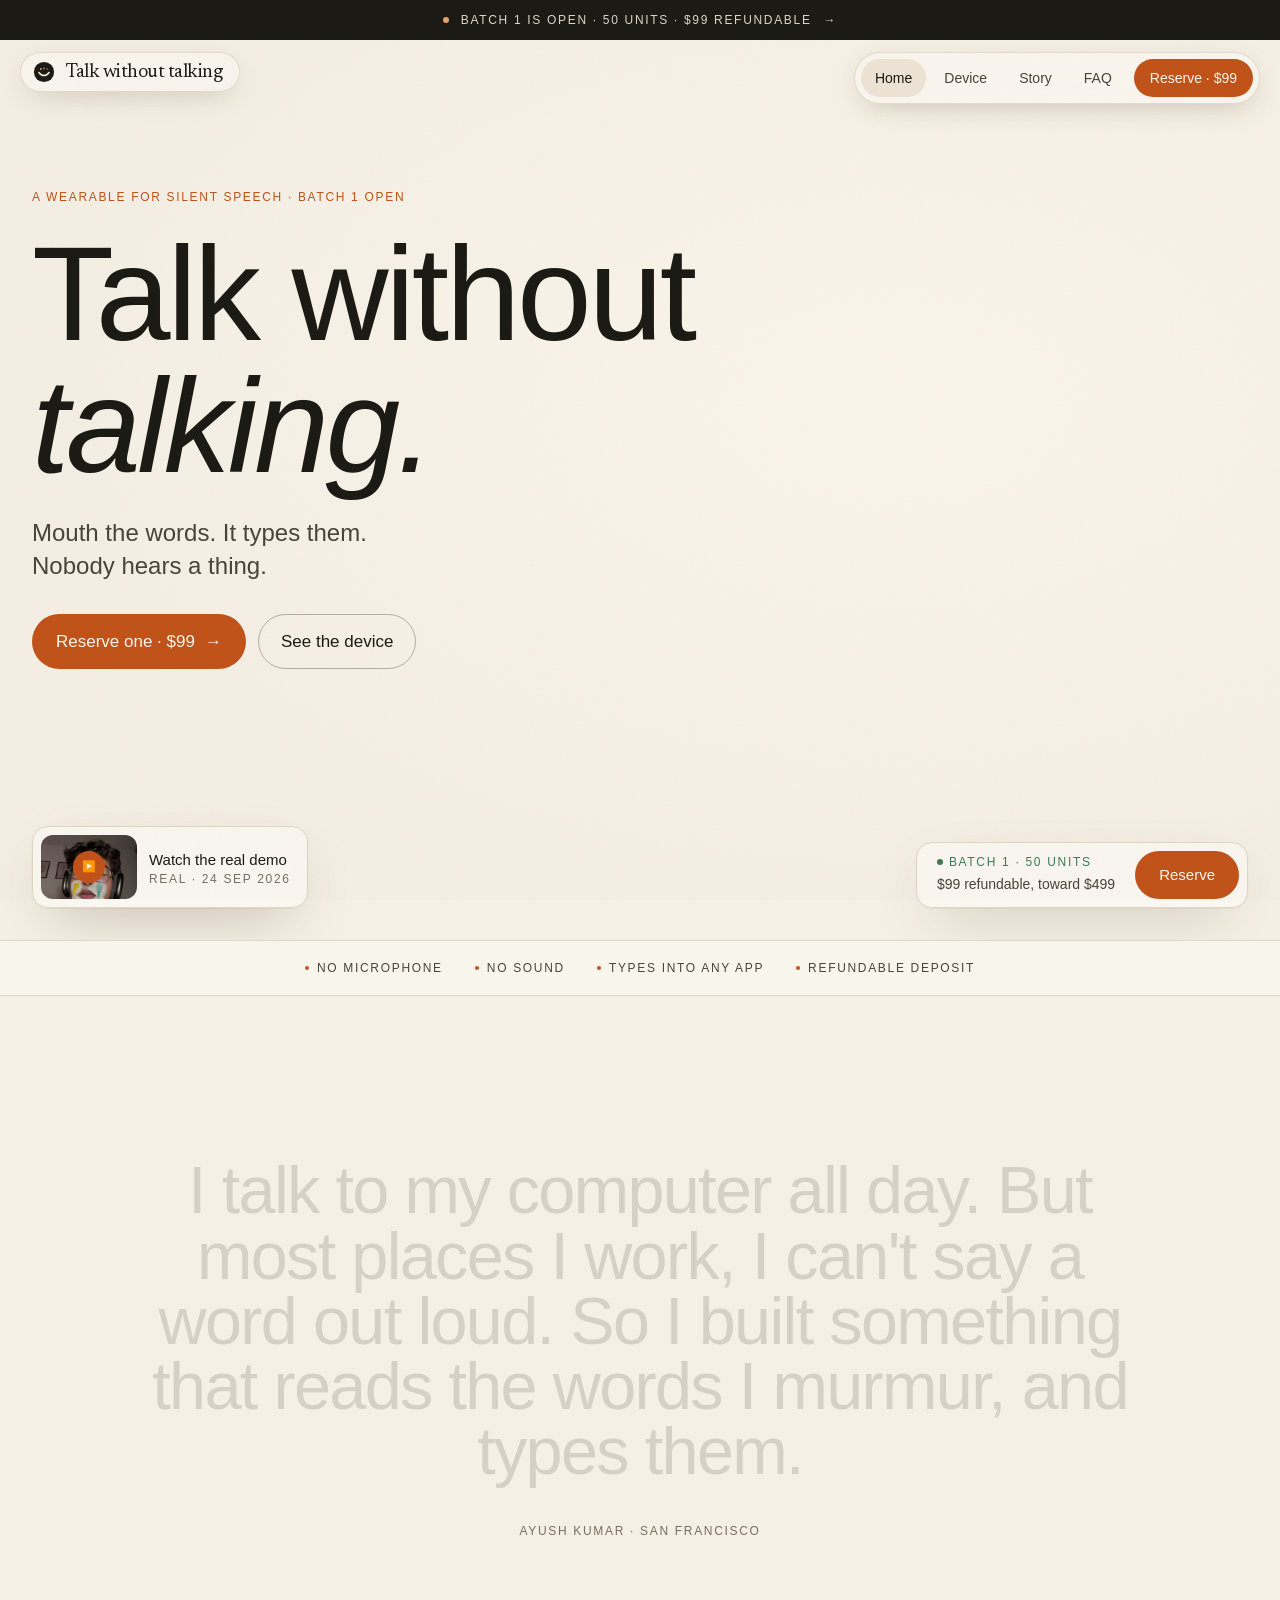
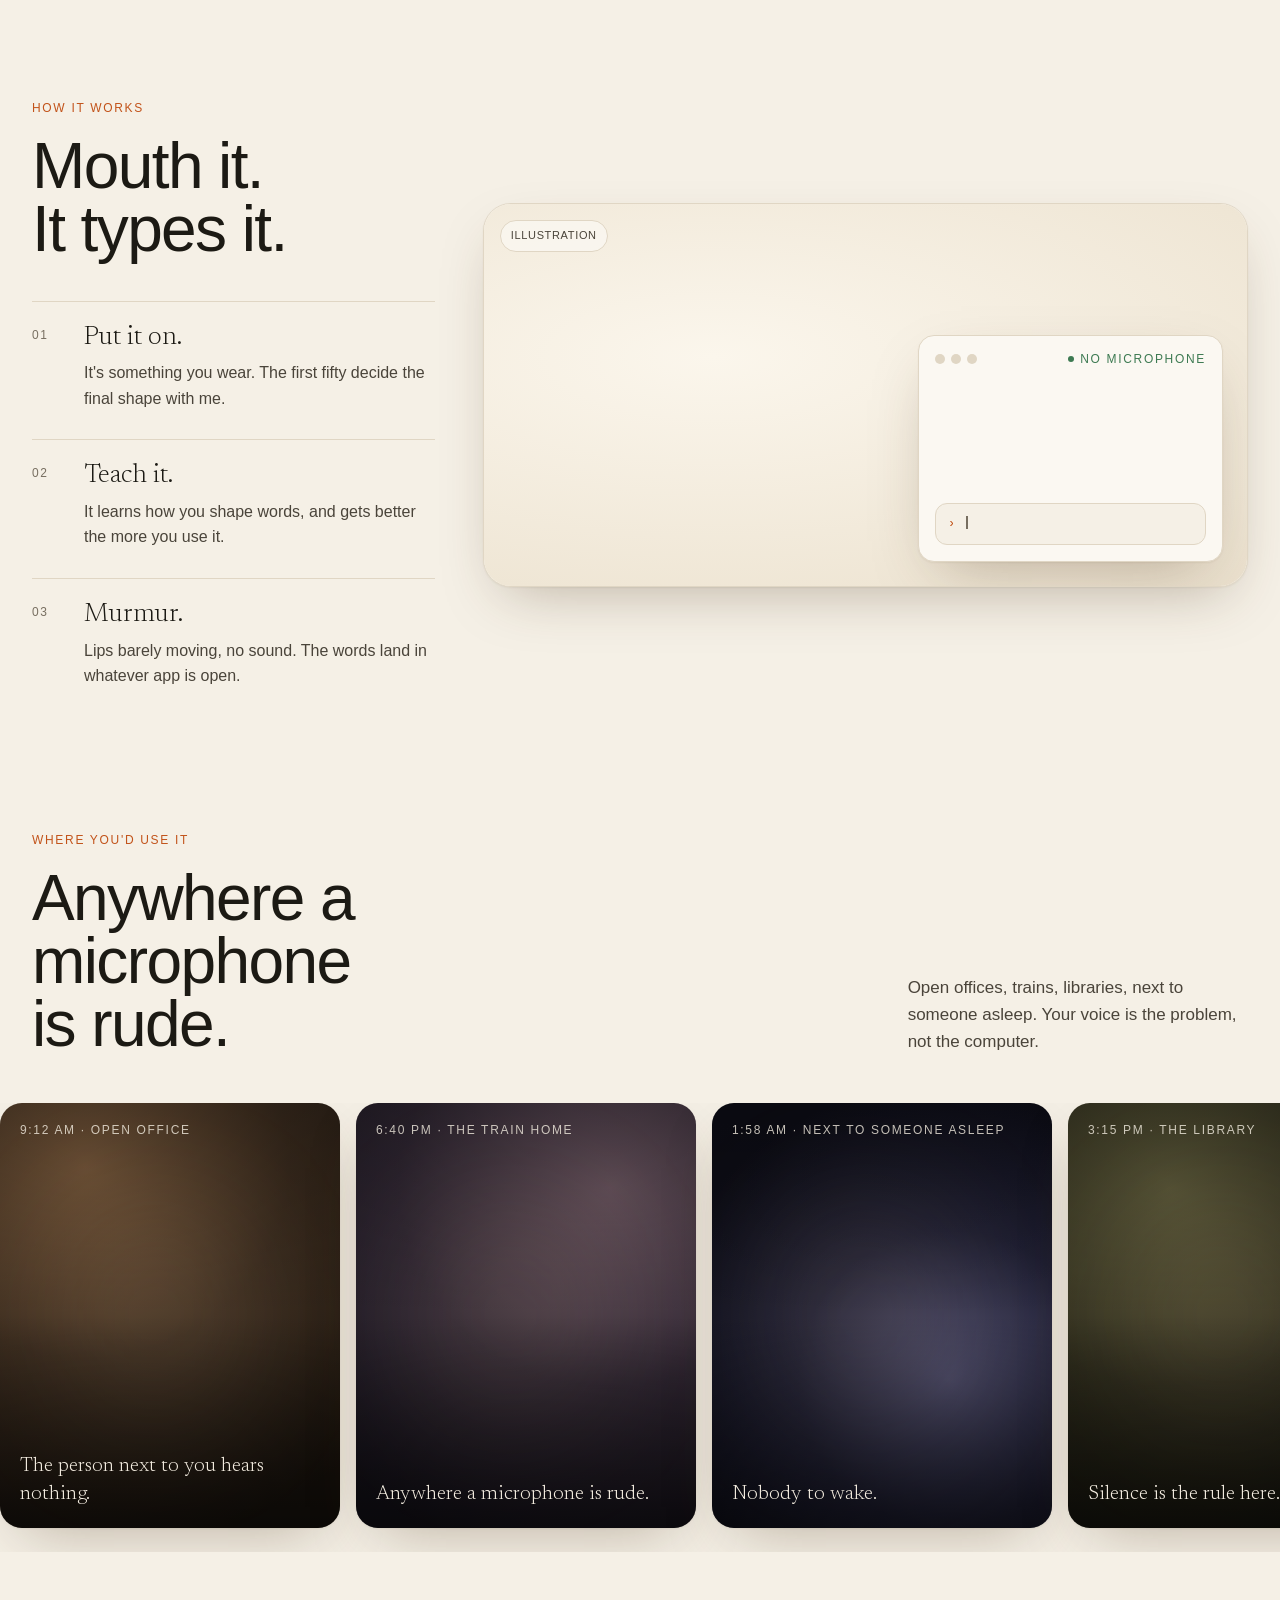
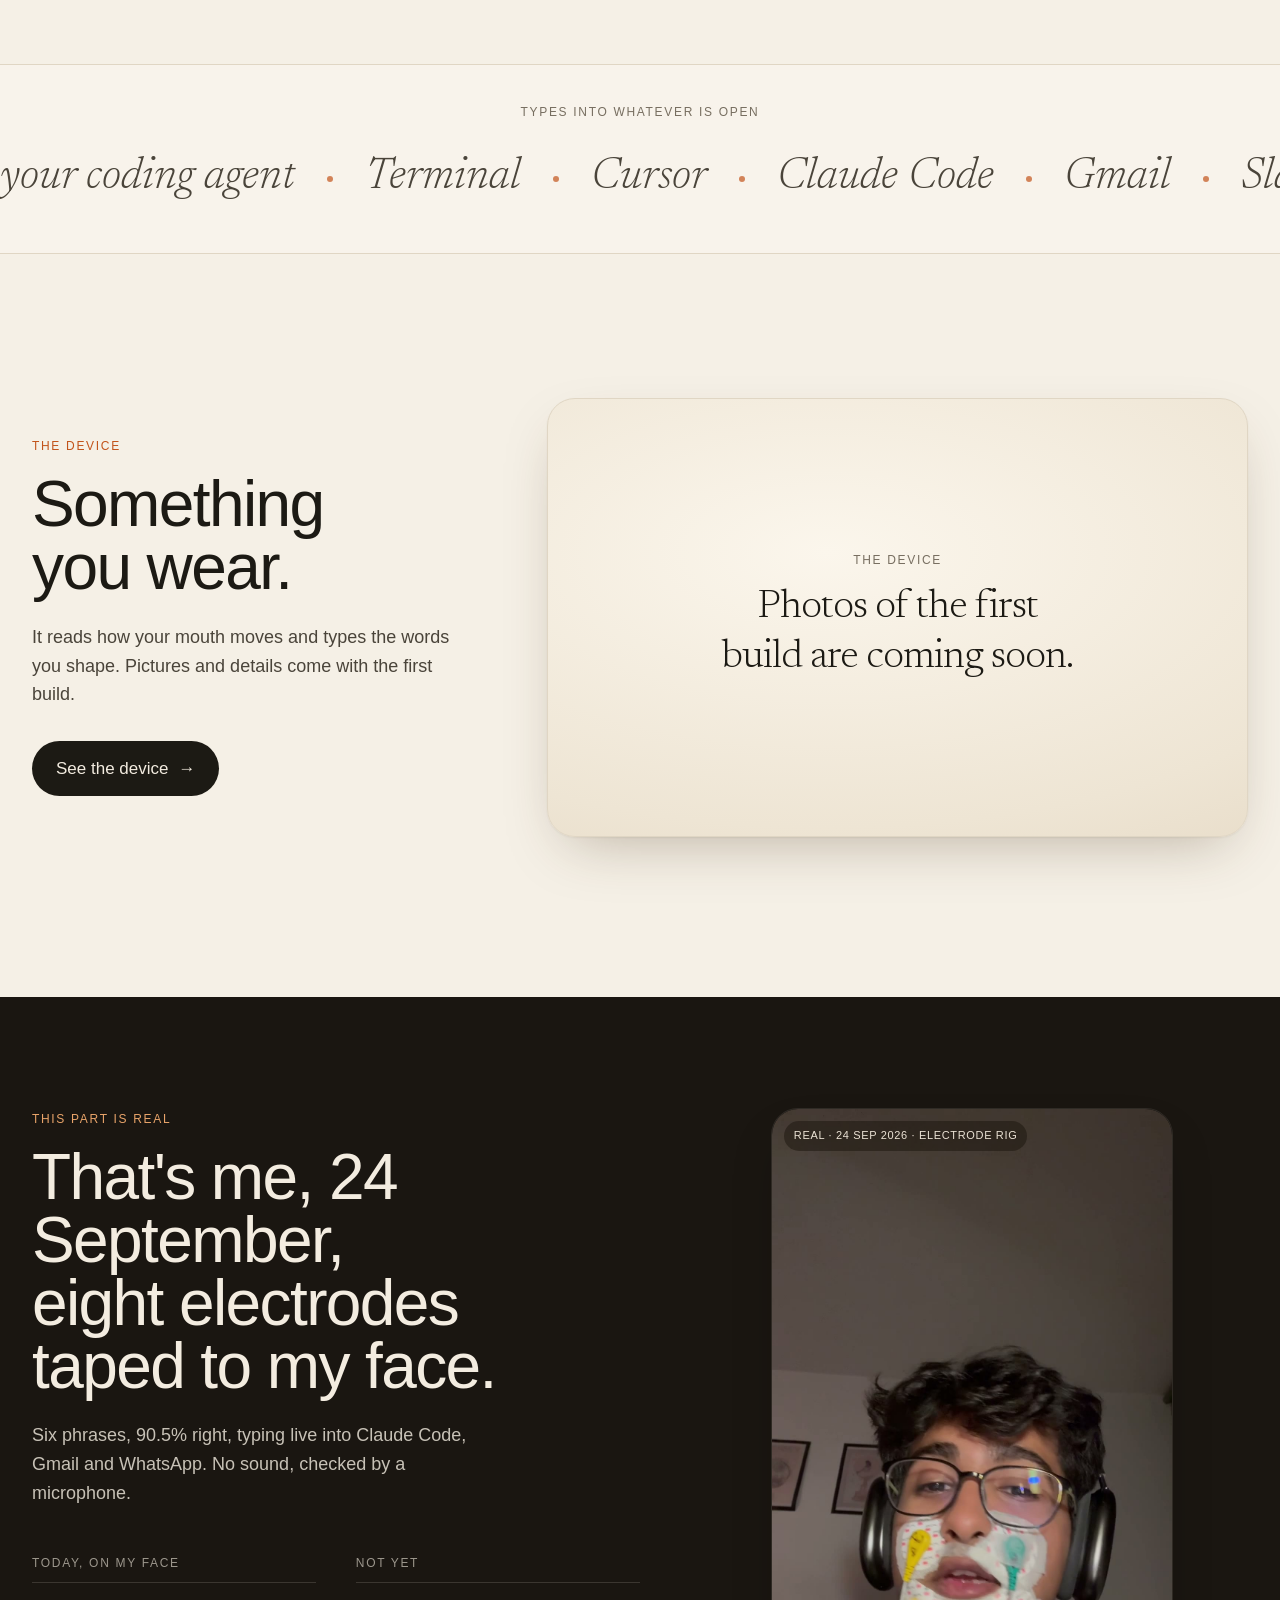
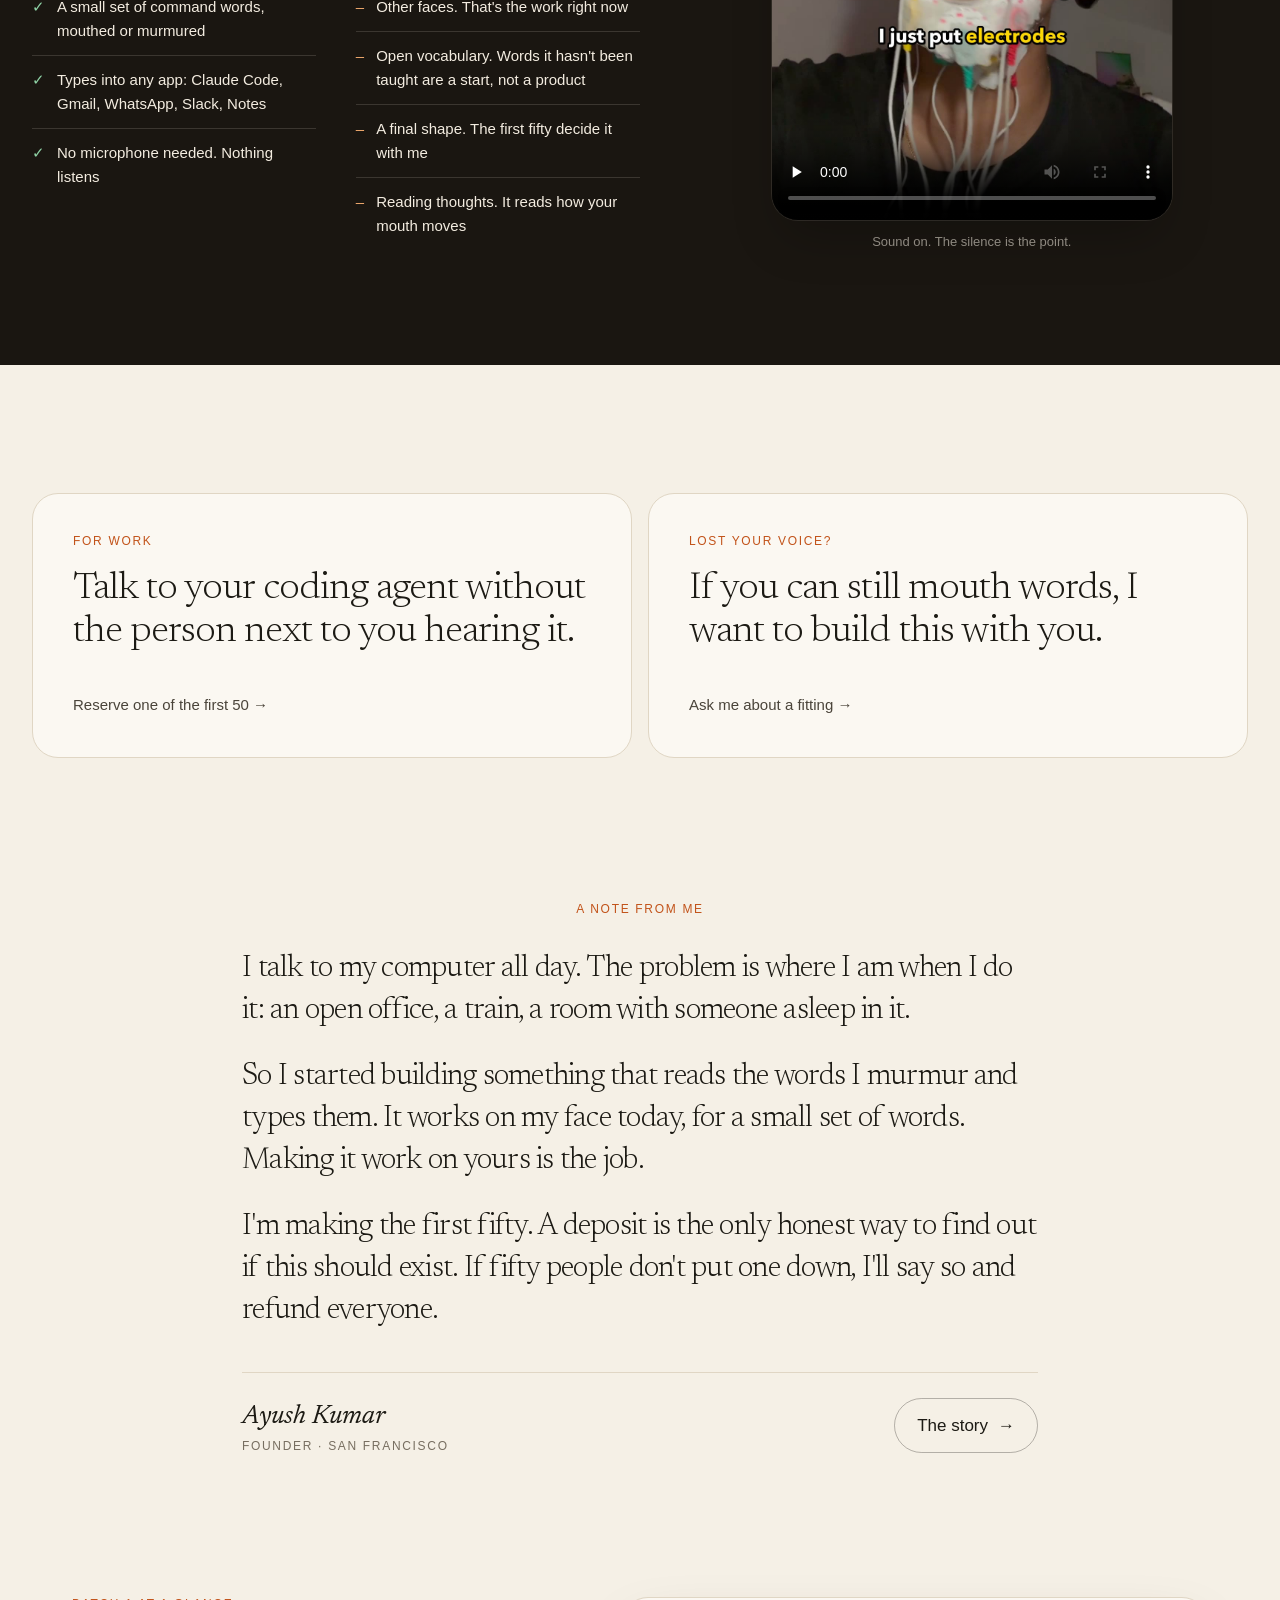
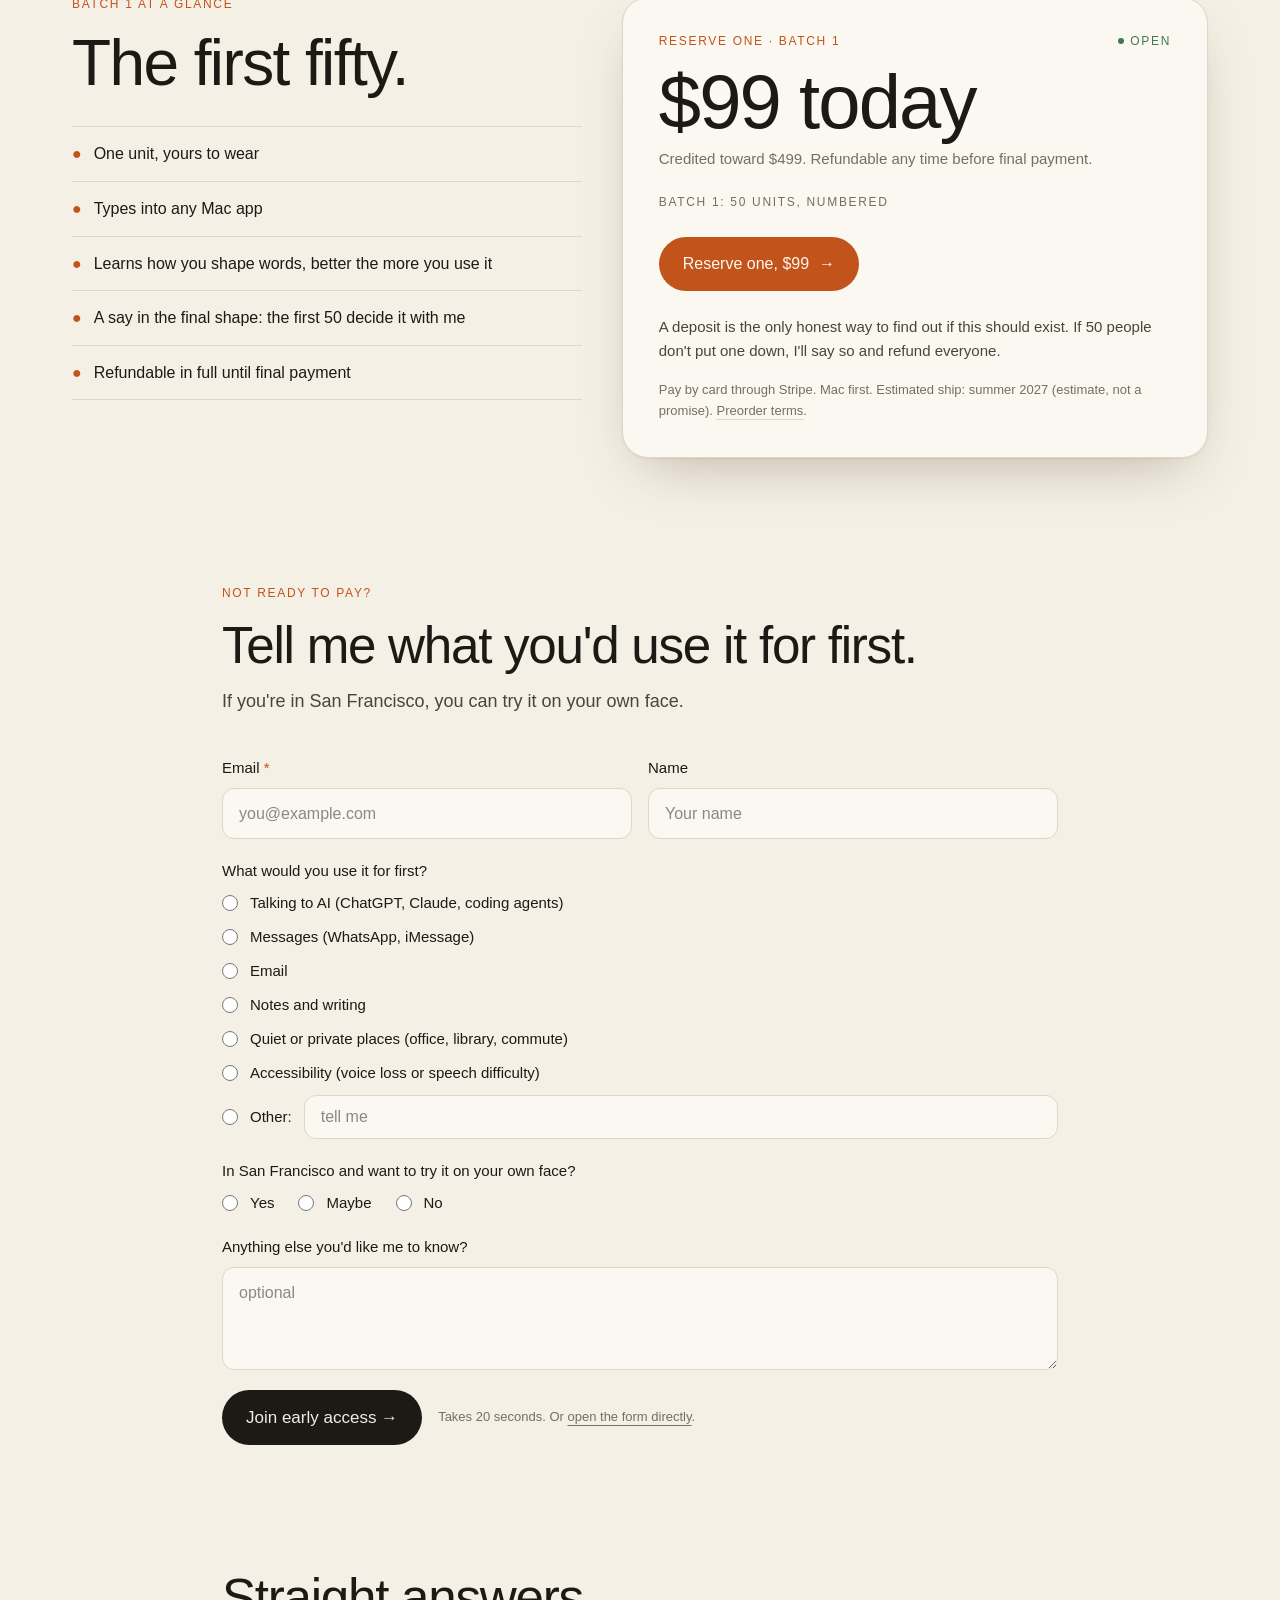
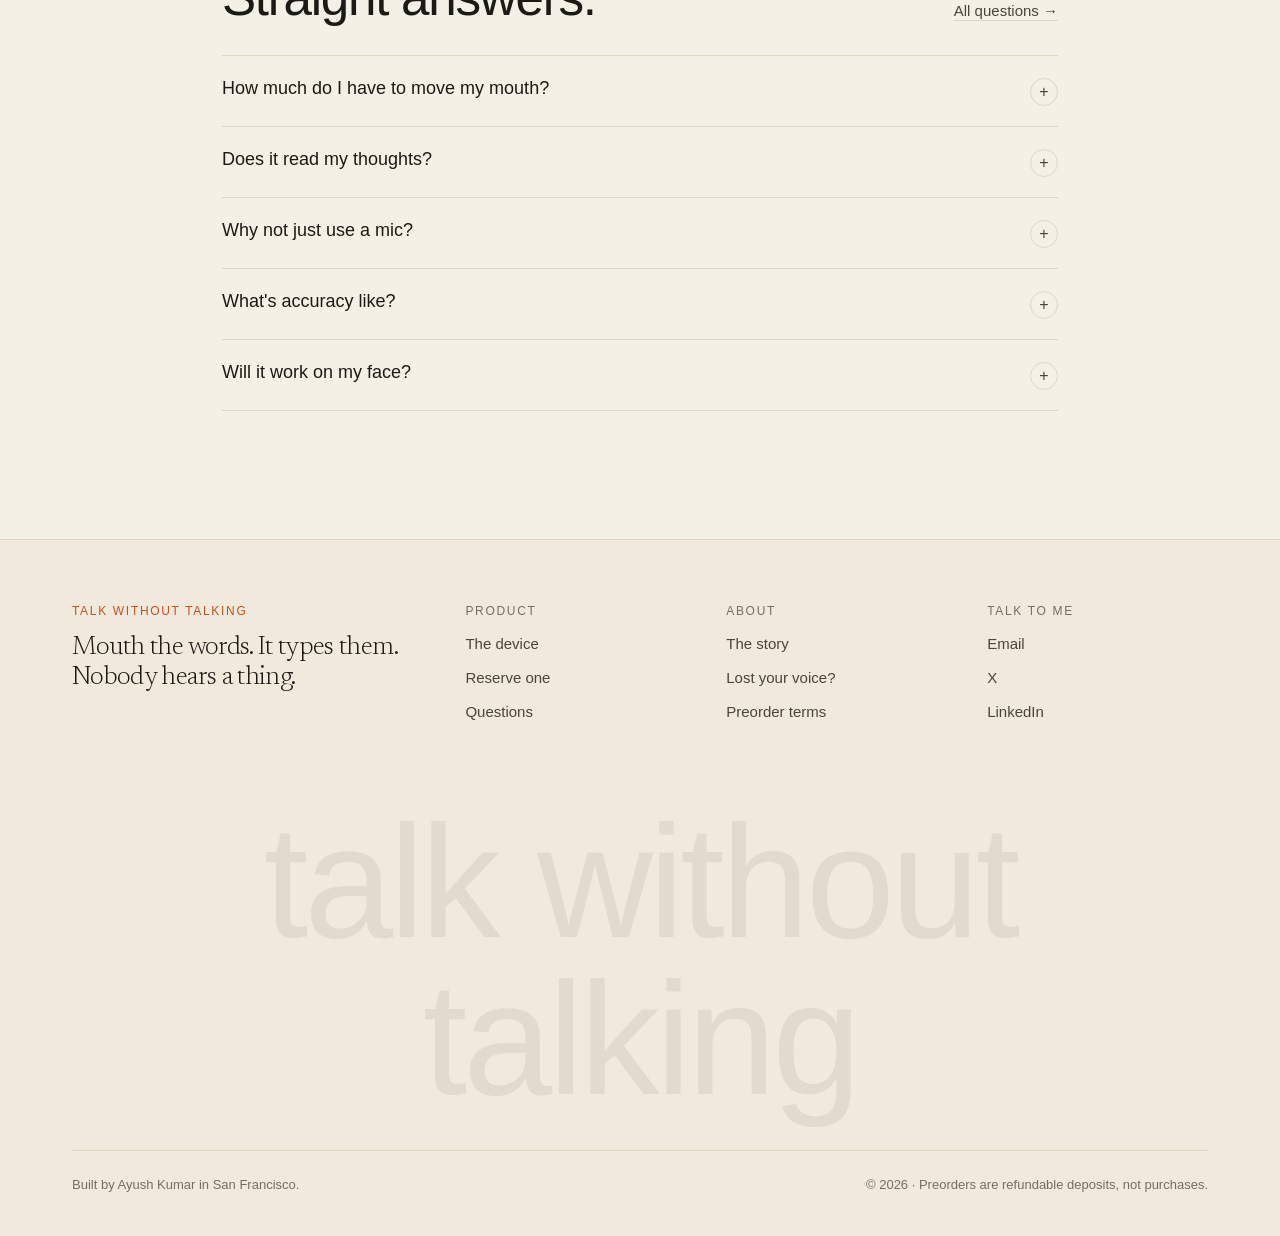
<file: index.html>
<!DOCTYPE html><!--8QJbOCBJzMdkUB1eUmf69--><html lang="en"><head><meta charSet="utf-8"/><meta name="viewport" content="width=device-width, initial-scale=1, viewport-fit=cover"/><link rel="preload" href="/_next/static/media/22a5144ee8d83bca-s.p.woff2" as="font" crossorigin="" type="font/woff2"/><link rel="preload" href="/_next/static/media/4b9bb515ce6d026f-s.p.woff2" as="font" crossorigin="" type="font/woff2"/><link rel="preload" href="/_next/static/media/5611c55482296524-s.p.woff2" as="font" crossorigin="" type="font/woff2"/><link rel="preload" href="/_next/static/media/7d4881bb7e1bf84d-s.p.woff2" as="font" crossorigin="" type="font/woff2"/><link rel="stylesheet" href="/_next/static/css/fd9ad25fd392b7eb.css" data-precedence="next"/><link rel="preload" as="script" fetchPriority="low" href="/_next/static/chunks/webpack-b6d9324eb99711e1.js"/><script src="/_next/static/chunks/4bd1b696-c023c6e3521b1417.js" async=""></script><script src="/_next/static/chunks/255-2005b055456c798b.js" async=""></script><script src="/_next/static/chunks/main-app-50011ccb211ea432.js" async=""></script><script src="/_next/static/chunks/619-ba102abea3e3d0e4.js" async=""></script><script src="/_next/static/chunks/112-462e72faadbd8d5f.js" async=""></script><script src="/_next/static/chunks/app/page-6a85709e8d916a86.js" async=""></script><script src="/_next/static/chunks/app/layout-2ae14119107be344.js" async=""></script><meta name="next-size-adjust" content=""/><meta name="theme-color" content="#f5f0e6"/><title>Talk without talking</title><meta name="description" content="Mouth the words. It types them. A wearable that reads the words you murmur, with no sound, and types them into any app. Reserve one of the first 50."/><meta property="og:title" content="Talk without talking"/><meta property="og:description" content="Mouth the words. It types them. Nobody hears a thing."/><meta property="og:url" content="https://talkwithouttalking.com"/><meta property="og:image" content="https://talkwithouttalking.com/og.jpg"/><meta property="og:image:width" content="1200"/><meta property="og:image:height" content="630"/><meta property="og:type" content="website"/><meta name="twitter:card" content="summary_large_image"/><meta name="twitter:title" content="Talk without talking"/><meta name="twitter:description" content="Mouth the words. It types them. Nobody hears a thing."/><meta name="twitter:image" content="https://talkwithouttalking.com/og.jpg"/><link rel="icon" href="/favicon.ico" type="image/x-icon" sizes="16x16"/><script src="/_next/static/chunks/polyfills-42372ed130431b0a.js" noModule=""></script></head><body class="__variable_8eaea4 __variable_8c25df __variable_d3630b antialiased"><div hidden=""><!--$--><!--/$--></div><div class="relative z-40 bg-ink text-cream"><a class="kicker flex h-10 items-center justify-center gap-3 px-4 text-center text-[11px] text-cream/90 hover:text-cream" href="/reserve"><span class="inline-block h-1.5 w-1.5 animate-pulse rounded-full bg-[#e9a46a]" aria-hidden="true"></span><span>Batch 1<!-- --> is open<span class="hidden sm:inline"> · <!-- -->50<!-- --> units</span> · $<!-- -->99<!-- --> refundable</span><span aria-hidden="true">→</span></a></div><header class="fixed inset-x-0 z-50 flex items-start justify-between gap-3 px-3 transition-[top] duration-300 sm:px-5 top-[52px]"><a class="rounded-full border border-line/80 bg-card/80 shadow-[0_8px_30px_-12px_rgba(70,45,20,.35)] backdrop-blur-xl flex items-center gap-2.5 py-2 pl-3 pr-4" aria-label="Talk without talking, home" href="/"><svg width="22" height="22" viewBox="0 0 24 24" fill="none" class="" aria-hidden="true"><circle cx="12" cy="12" r="11" fill="var(--ink)"></circle><path d="M6.5 12.5c1.6 2.3 3.5 3.4 5.5 3.4s3.9-1.1 5.5-3.4" stroke="var(--cream)" stroke-width="1.6" stroke-linecap="round"></path><circle cx="8.5" cy="8.6" r="1" fill="#e9a46a"></circle><circle cx="12" cy="8.1" r="1" fill="#e9a46a" opacity=".75"></circle><circle cx="15.5" cy="8.6" r="1" fill="#e9a46a" opacity=".5"></circle></svg><span class="whitespace-nowrap font-serif text-[17px] leading-none tracking-tight sm:text-[19px]">Talk without talking</span></a><nav class="rounded-full border border-line/80 bg-card/80 shadow-[0_8px_30px_-12px_rgba(70,45,20,.35)] backdrop-blur-xl hidden items-center gap-1 p-1.5 md:flex" aria-label="Main"><a class="rounded-full px-3.5 py-2 text-[14px] transition-colors bg-paper-2 text-ink" href="/">Home</a><a class="rounded-full px-3.5 py-2 text-[14px] transition-colors text-ink-2 hover:text-ink" href="/device">Device</a><a class="rounded-full px-3.5 py-2 text-[14px] transition-colors text-ink-2 hover:text-ink" href="/story">Story</a><a class="rounded-full px-3.5 py-2 text-[14px] transition-colors text-ink-2 hover:text-ink" href="/faq">FAQ</a><a class="btn-ember ml-1 !px-4 !py-2 text-[14px]" href="/reserve">Reserve · $<!-- -->99</a></nav><div class="rounded-full border border-line/80 bg-card/80 shadow-[0_8px_30px_-12px_rgba(70,45,20,.35)] backdrop-blur-xl flex items-center gap-1 p-1.5 md:hidden"><button type="button" aria-expanded="false" aria-controls="mobile-menu" class="rounded-full px-3.5 py-2 text-[14px] text-ink-2">Menu</button><a class="btn-ember !px-4 !py-2 text-[14px]" href="/reserve">$<!-- -->99</a></div></header><main><section class="relative isolate min-h-[100svh] overflow-hidden "><div class="absolute inset-0 -z-30 bg-[radial-gradient(1200px_700px_at_70%_40%,#fbf6ec_0%,rgba(251,246,236,0)_70%)] "></div><div class="mx-auto flex min-h-[100svh] max-w-[1400px] flex-col px-5 pb-8 pt-[132px] sm:px-8 md:pt-[150px]"><div class="max-w-[760px]"><p class="rise kicker mb-6 text-ember ">A wearable for silent speech · <!-- -->Batch 1<!-- --> open</p><h1 class="rise display text-[clamp(60px,10.5vw,156px)]" style="animation-delay:.05s">Talk without <em class="font-light italic">talking.</em></h1><p class="rise mt-6 max-w-[30ch] text-[clamp(19px,2vw,24px)] leading-snug text-ink-2 " style="animation-delay:.12s">Mouth the words. It types them. Nobody hears a thing.</p><div class="rise mt-8 flex flex-wrap items-center gap-3" style="animation-delay:.18s"><a class="btn-ember" href="/reserve">Reserve one · $<!-- -->99<!-- --> <span aria-hidden="true">→</span></a><a class="btn-line " href="/device">See the device</a></div></div><div class="mt-auto flex flex-col gap-3 pt-8 sm:flex-row sm:items-end sm:justify-between" id="film"><button type="button" class="group flex items-center gap-3 rounded-2xl border border-line bg-card/85 p-2 pr-4 text-left text-ink shadow-[var(--shadow)] backdrop-blur-xl transition-transform hover:-translate-y-0.5 "><span class="relative grid h-16 w-24 place-items-center overflow-hidden rounded-xl bg-night bg-cover bg-center" style="background-image:url(/poster.jpg)"><span class="grid h-8 w-8 place-items-center rounded-full bg-ember text-[11px] text-white shadow-lg transition-transform group-hover:scale-110">▶</span></span><span><span class="block text-[15px] font-medium">Watch the real demo</span><span class="kicker block text-[10px] text-dim">Real · 24 Sep 2026</span></span></button><dialog class="m-auto w-[min(96vw,1100px)] overflow-visible bg-transparent p-0 backdrop:bg-[#1a1611]/85 backdrop:backdrop-blur-sm"><div class="relative"><video src="/demo.mp4" poster="/poster.jpg" controls="" playsInline="" preload="none" class="mx-auto max-h-[86vh] rounded-2xl bg-black aspect-[9/16] h-[86vh] w-auto"></video><button type="button" class="absolute -top-11 right-0 rounded-full bg-cream px-4 py-1.5 text-[14px] text-ink">Close</button><p class="mt-3 text-center text-[13px] text-cream/80">Real, 24 September 2026: the electrode prototype on my face. Sound on, the silence is the point.</p></div></dialog><div class="flex items-center justify-between gap-5 rounded-2xl border border-line bg-card/85 p-2 pl-5 text-ink shadow-[var(--shadow)] backdrop-blur-xl"><div><p class="kicker flex items-center gap-1.5 text-[10px] text-ok"><i class="h-1.5 w-1.5 animate-pulse rounded-full bg-ok"></i> <!-- -->Batch 1<!-- --> · <!-- -->50<!-- --> units</p><p class="mt-1 text-[14px] text-ink-2">$<!-- -->99<!-- --> refundable, toward $<!-- -->499</p></div><a class="btn-ember !py-3 text-[15px]" href="/reserve">Reserve</a></div></div></div></section><section class="border-y border-line bg-card/60"><ul class="kicker mx-auto flex max-w-[1400px] flex-wrap items-center justify-center gap-x-8 gap-y-3 px-5 py-5 text-[11px] text-ink-2"><li class="flex items-center gap-2"><i class="h-1 w-1 rounded-full bg-ember"></i> <!-- -->No microphone</li><li class="flex items-center gap-2"><i class="h-1 w-1 rounded-full bg-ember"></i> <!-- -->No sound</li><li class="flex items-center gap-2"><i class="h-1 w-1 rounded-full bg-ember"></i> <!-- -->Types into any app</li><li class="flex items-center gap-2"><i class="h-1 w-1 rounded-full bg-ember"></i> <!-- -->Refundable deposit</li></ul></section><section class="mx-auto max-w-[1100px] px-5 py-[18vh] text-center sm:px-8"><p class="display text-[clamp(34px,5.2vw,72px)] leading-[1.08]"><span class="inline" style="opacity:0.14">I<!-- --> </span><span class="inline" style="opacity:0.14">talk<!-- --> </span><span class="inline" style="opacity:0.14">to<!-- --> </span><span class="inline" style="opacity:0.14">my<!-- --> </span><span class="inline" style="opacity:0.14">computer<!-- --> </span><span class="inline" style="opacity:0.14">all<!-- --> </span><span class="inline" style="opacity:0.14">day.<!-- --> </span><span class="inline" style="opacity:0.14">But<!-- --> </span><span class="inline" style="opacity:0.14">most<!-- --> </span><span class="inline" style="opacity:0.14">places<!-- --> </span><span class="inline" style="opacity:0.14">I<!-- --> </span><span class="inline" style="opacity:0.14">work,<!-- --> </span><span class="inline" style="opacity:0.14">I<!-- --> </span><span class="inline" style="opacity:0.14">can&#x27;t<!-- --> </span><span class="inline" style="opacity:0.14">say<!-- --> </span><span class="inline" style="opacity:0.14">a<!-- --> </span><span class="inline" style="opacity:0.14">word<!-- --> </span><span class="inline" style="opacity:0.14">out<!-- --> </span><span class="inline" style="opacity:0.14">loud.<!-- --> </span><span class="inline" style="opacity:0.14">So<!-- --> </span><span class="inline" style="opacity:0.14">I<!-- --> </span><span class="inline" style="opacity:0.14">built<!-- --> </span><span class="inline" style="opacity:0.14">something<!-- --> </span><span class="inline" style="opacity:0.14">that<!-- --> </span><span class="inline" style="opacity:0.14">reads<!-- --> </span><span class="inline" style="opacity:0.14">the<!-- --> </span><span class="inline" style="opacity:0.14">words<!-- --> </span><span class="inline" style="opacity:0.14">I<!-- --> </span><span class="inline" style="opacity:0.14">murmur,<!-- --> </span><span class="inline" style="opacity:0.14">and<!-- --> </span><span class="inline" style="opacity:0.14">types<!-- --> </span><span class="inline" style="opacity:0.14">them.<!-- --> </span></p><div class="reveal idle mt-10"><p class="kicker text-dim">Ayush Kumar · San Francisco</p></div></section><section class="mx-auto max-w-[1400px] px-5 sm:px-8"><div class="grid gap-12 md:grid-cols-[1fr_1.9fr] md:items-center"><div><div class="reveal idle "><p class="kicker mb-5 text-ember">How it works</p><h2 class="display text-[clamp(40px,5vw,68px)]">Mouth it. It types it.</h2></div><ol class="mt-10 grid gap-7"><li class="reveal idle grid grid-cols-[40px_1fr] gap-3 border-t border-line pt-5"><span class="kicker pt-1.5 text-dim">01</span><div><p class="font-serif text-[26px] font-light leading-tight">Put it on.</p><p class="mt-1.5 text-[16px] text-ink-2">It&#x27;s something you wear. The first fifty decide the final shape with me.</p></div></li><li class="reveal idle grid grid-cols-[40px_1fr] gap-3 border-t border-line pt-5"><span class="kicker pt-1.5 text-dim">02</span><div><p class="font-serif text-[26px] font-light leading-tight">Teach it.</p><p class="mt-1.5 text-[16px] text-ink-2">It learns how you shape words, and gets better the more you use it.</p></div></li><li class="reveal idle grid grid-cols-[40px_1fr] gap-3 border-t border-line pt-5"><span class="kicker pt-1.5 text-dim">03</span><div><p class="font-serif text-[26px] font-light leading-tight">Murmur.</p><p class="mt-1.5 text-[16px] text-ink-2">Lips barely moving, no sound. The words land in whatever app is open.</p></div></li></ol></div><div class="reveal idle "><div class="relative overflow-hidden rounded-[28px] border border-line bg-card shadow-[var(--shadow)]"><div class="relative aspect-[16/11] md:aspect-[16/8]"><div class="absolute inset-0 bg-[radial-gradient(120%_90%_at_30%_40%,#fbf6ec_0%,#efe6d5_70%,#e7dcc8_100%)]"></div><span style="opacity:0;filter:blur(6px);transform:translateY(6px);transition:none" class="said-ink absolute left-[7%] top-[30%] max-w-[80%] origin-left text-[clamp(16px,2.4vw,30px)] md:max-w-[min(22ch,45%)]" aria-live="polite">open the auth PR and run the tests</span><span class="tag tag-light absolute left-4 top-4">Illustration</span></div><div class="relative border-t border-line bg-card p-4 md:absolute md:bottom-6 md:right-6 md:w-[40%] md:rounded-2xl md:border md:shadow-[var(--shadow)]"><div class="mb-3 flex items-center justify-between"><div class="flex items-center gap-1.5" aria-hidden="true"><i class="h-2.5 w-2.5 rounded-full bg-[#e0d6c4]"></i><i class="h-2.5 w-2.5 rounded-full bg-[#e0d6c4]"></i><i class="h-2.5 w-2.5 rounded-full bg-[#e0d6c4]"></i></div><span class="kicker flex items-center gap-1.5 text-[10px] text-ok"><i class="h-1.5 w-1.5 rounded-full bg-ok"></i> no microphone</span></div><div class="flex min-h-[112px] flex-col justify-end gap-2 text-[14px]"></div><div class="mt-3 flex min-h-[42px] items-center rounded-xl border border-line bg-paper px-3 font-mono text-[13px] text-ink"><span class="mr-2 text-ember">›</span><span class="text-dim caret"></span></div></div></div></div></div></section><section class="mt-36"><div class="mx-auto flex max-w-[1400px] flex-wrap items-end justify-between gap-6 px-5 sm:px-8"><div class="reveal idle "><p class="kicker mb-5 text-ember">Where you&#x27;d use it</p><h2 class="display max-w-[14ch] text-[clamp(40px,5vw,68px)]">Anywhere a microphone is rude.</h2></div><div class="reveal idle "><p class="max-w-[36ch] text-[17px] text-ink-2">Open offices, trains, libraries, next to someone asleep. Your voice is the problem, not the computer.</p></div></div><div class="mt-12 flex snap-x snap-mandatory gap-4 overflow-x-auto px-5 pb-6 [scrollbar-width:none] sm:px-8 [&amp;::-webkit-scrollbar]:hidden"><figure class="relative aspect-[4/5] w-[78vw] max-w-[380px] shrink-0 snap-start overflow-hidden rounded-[22px] text-cream shadow-[var(--shadow)] sm:w-[340px]" style="background:radial-gradient(120% 90% at 25% 15%,#7a5a3c 0%,#3a2b1e 50%,#1a140e 100%)"><div aria-hidden="true" class="absolute inset-0"><div class="absolute left-[18%] top-[22%] h-[55%] w-[55%] animate-pulse rounded-full bg-[#ffd9a8]/10 blur-3xl"></div></div><div aria-hidden="true" class="absolute inset-0 bg-gradient-to-b from-black/25 via-transparent to-black/55"></div><div class="absolute inset-x-5 top-5 flex items-start justify-between gap-3"><p class="kicker text-[10px] text-cream/80">9:12 am<!-- --> · <!-- -->Open office</p></div><p class="said absolute left-5 right-8 transition-all duration-700 top-[34%] text-[clamp(20px,2.2vw,26px)]" style="opacity:0;filter:blur(6px);transform:translateY(8px)">open the auth PR and run the tests</p><figcaption class="absolute inset-x-5 bottom-5 font-serif text-[20px] font-light leading-snug text-cream">The person next to you hears nothing.</figcaption></figure><figure class="relative aspect-[4/5] w-[78vw] max-w-[380px] shrink-0 snap-start overflow-hidden rounded-[22px] text-cream shadow-[var(--shadow)] sm:w-[340px]" style="background:radial-gradient(120% 90% at 75% 20%,#6a5560 0%,#2f2632 52%,#15121a 100%)"><div aria-hidden="true" class="absolute inset-0"><div class="absolute left-[18%] top-[22%] h-[55%] w-[55%] animate-pulse rounded-full bg-[#ffd9a8]/10 blur-3xl"></div></div><div aria-hidden="true" class="absolute inset-0 bg-gradient-to-b from-black/25 via-transparent to-black/55"></div><div class="absolute inset-x-5 top-5 flex items-start justify-between gap-3"><p class="kicker text-[10px] text-cream/80">6:40 pm<!-- --> · <!-- -->The train home</p></div><p class="said absolute left-5 right-8 transition-all duration-700 top-[34%] text-[clamp(20px,2.2vw,26px)]" style="opacity:0;filter:blur(6px);transform:translateY(8px)">reply to Sam: yes, Thursday works</p><figcaption class="absolute inset-x-5 bottom-5 font-serif text-[20px] font-light leading-snug text-cream">Anywhere a microphone is rude.</figcaption></figure><figure class="relative aspect-[4/5] w-[78vw] max-w-[380px] shrink-0 snap-start overflow-hidden rounded-[22px] text-cream shadow-[var(--shadow)] sm:w-[340px]" style="background:radial-gradient(90% 70% at 70% 65%,#4b4a6a 0%,#1f1f33 50%,#0d0d16 100%)"><div aria-hidden="true" class="absolute inset-0"><div class="absolute left-[18%] top-[22%] h-[55%] w-[55%] animate-pulse rounded-full bg-[#ffd9a8]/10 blur-3xl"></div></div><div aria-hidden="true" class="absolute inset-0 bg-gradient-to-b from-black/25 via-transparent to-black/55"></div><div class="absolute inset-x-5 top-5 flex items-start justify-between gap-3"><p class="kicker text-[10px] text-cream/80">1:58 am<!-- --> · <!-- -->Next to someone asleep</p></div><p class="said absolute left-5 right-8 transition-all duration-700 top-[34%] text-[clamp(20px,2.2vw,26px)]" style="opacity:0;filter:blur(6px);transform:translateY(8px)">run the tests again and wake me if they fail</p><figcaption class="absolute inset-x-5 bottom-5 font-serif text-[20px] font-light leading-snug text-cream">Nobody to wake.</figcaption></figure><figure class="relative aspect-[4/5] w-[78vw] max-w-[380px] shrink-0 snap-start overflow-hidden rounded-[22px] text-cream shadow-[var(--shadow)] sm:w-[340px]" style="background:radial-gradient(120% 90% at 30% 20%,#5d5a3a 0%,#2c2a1b 52%,#15140d 100%)"><div aria-hidden="true" class="absolute inset-0"><div class="absolute left-[18%] top-[22%] h-[55%] w-[55%] animate-pulse rounded-full bg-[#ffd9a8]/10 blur-3xl"></div></div><div aria-hidden="true" class="absolute inset-0 bg-gradient-to-b from-black/25 via-transparent to-black/55"></div><div class="absolute inset-x-5 top-5 flex items-start justify-between gap-3"><p class="kicker text-[10px] text-cream/80">3:15 pm<!-- --> · <!-- -->The library</p></div><p class="said absolute left-5 right-8 transition-all duration-700 top-[34%] text-[clamp(20px,2.2vw,26px)]" style="opacity:0;filter:blur(6px);transform:translateY(8px)">summarise this chapter into my notes</p><figcaption class="absolute inset-x-5 bottom-5 font-serif text-[20px] font-light leading-snug text-cream">Silence is the rule here. Keep it.</figcaption></figure><figure class="relative aspect-[4/5] w-[78vw] max-w-[380px] shrink-0 snap-start overflow-hidden rounded-[22px] text-cream shadow-[var(--shadow)] sm:w-[340px]" style="background:radial-gradient(120% 90% at 40% 25%,#8a6638 0%,#3e2d18 52%,#1b130a 100%)"><div aria-hidden="true" class="absolute inset-0"><div class="absolute left-[18%] top-[22%] h-[55%] w-[55%] animate-pulse rounded-full bg-[#ffd9a8]/10 blur-3xl"></div></div><div aria-hidden="true" class="absolute inset-0 bg-gradient-to-b from-black/25 via-transparent to-black/55"></div><div class="absolute inset-x-5 top-5 flex items-start justify-between gap-3"><p class="kicker text-[10px] text-cream/80">7:30 pm<!-- --> · <!-- -->At the table</p></div><p class="said absolute left-5 right-8 transition-all duration-700 top-[34%] text-[clamp(20px,2.2vw,26px)]" style="opacity:0;filter:blur(6px);transform:translateY(8px)">push the fix and tell the team</p><figcaption class="absolute inset-x-5 bottom-5 font-serif text-[20px] font-light leading-snug text-cream">While they play, loudly.</figcaption></figure><div class="w-1 shrink-0" aria-hidden="true"></div></div></section><section class="mt-28 overflow-hidden border-y border-line bg-card/50 py-10"><p class="kicker mb-6 text-center text-dim">Types into whatever is open</p><div class="flex w-max marquee"><span class="flex items-center whitespace-nowrap font-serif text-[clamp(28px,3.4vw,46px)] font-light italic text-ink-2">your coding agent<i class="mx-8 h-1.5 w-1.5 rounded-full bg-ember/70 not-italic"></i></span><span class="flex items-center whitespace-nowrap font-serif text-[clamp(28px,3.4vw,46px)] font-light italic text-ink-2">Terminal<i class="mx-8 h-1.5 w-1.5 rounded-full bg-ember/70 not-italic"></i></span><span class="flex items-center whitespace-nowrap font-serif text-[clamp(28px,3.4vw,46px)] font-light italic text-ink-2">Cursor<i class="mx-8 h-1.5 w-1.5 rounded-full bg-ember/70 not-italic"></i></span><span class="flex items-center whitespace-nowrap font-serif text-[clamp(28px,3.4vw,46px)] font-light italic text-ink-2">Claude Code<i class="mx-8 h-1.5 w-1.5 rounded-full bg-ember/70 not-italic"></i></span><span class="flex items-center whitespace-nowrap font-serif text-[clamp(28px,3.4vw,46px)] font-light italic text-ink-2">Gmail<i class="mx-8 h-1.5 w-1.5 rounded-full bg-ember/70 not-italic"></i></span><span class="flex items-center whitespace-nowrap font-serif text-[clamp(28px,3.4vw,46px)] font-light italic text-ink-2">Slack<i class="mx-8 h-1.5 w-1.5 rounded-full bg-ember/70 not-italic"></i></span><span class="flex items-center whitespace-nowrap font-serif text-[clamp(28px,3.4vw,46px)] font-light italic text-ink-2">WhatsApp<i class="mx-8 h-1.5 w-1.5 rounded-full bg-ember/70 not-italic"></i></span><span class="flex items-center whitespace-nowrap font-serif text-[clamp(28px,3.4vw,46px)] font-light italic text-ink-2">Messages<i class="mx-8 h-1.5 w-1.5 rounded-full bg-ember/70 not-italic"></i></span><span class="flex items-center whitespace-nowrap font-serif text-[clamp(28px,3.4vw,46px)] font-light italic text-ink-2">Notes<i class="mx-8 h-1.5 w-1.5 rounded-full bg-ember/70 not-italic"></i></span><span class="flex items-center whitespace-nowrap font-serif text-[clamp(28px,3.4vw,46px)] font-light italic text-ink-2">Docs<i class="mx-8 h-1.5 w-1.5 rounded-full bg-ember/70 not-italic"></i></span><span class="flex items-center whitespace-nowrap font-serif text-[clamp(28px,3.4vw,46px)] font-light italic text-ink-2">your coding agent<i class="mx-8 h-1.5 w-1.5 rounded-full bg-ember/70 not-italic"></i></span><span class="flex items-center whitespace-nowrap font-serif text-[clamp(28px,3.4vw,46px)] font-light italic text-ink-2">Terminal<i class="mx-8 h-1.5 w-1.5 rounded-full bg-ember/70 not-italic"></i></span><span class="flex items-center whitespace-nowrap font-serif text-[clamp(28px,3.4vw,46px)] font-light italic text-ink-2">Cursor<i class="mx-8 h-1.5 w-1.5 rounded-full bg-ember/70 not-italic"></i></span><span class="flex items-center whitespace-nowrap font-serif text-[clamp(28px,3.4vw,46px)] font-light italic text-ink-2">Claude Code<i class="mx-8 h-1.5 w-1.5 rounded-full bg-ember/70 not-italic"></i></span><span class="flex items-center whitespace-nowrap font-serif text-[clamp(28px,3.4vw,46px)] font-light italic text-ink-2">Gmail<i class="mx-8 h-1.5 w-1.5 rounded-full bg-ember/70 not-italic"></i></span><span class="flex items-center whitespace-nowrap font-serif text-[clamp(28px,3.4vw,46px)] font-light italic text-ink-2">Slack<i class="mx-8 h-1.5 w-1.5 rounded-full bg-ember/70 not-italic"></i></span><span class="flex items-center whitespace-nowrap font-serif text-[clamp(28px,3.4vw,46px)] font-light italic text-ink-2">WhatsApp<i class="mx-8 h-1.5 w-1.5 rounded-full bg-ember/70 not-italic"></i></span><span class="flex items-center whitespace-nowrap font-serif text-[clamp(28px,3.4vw,46px)] font-light italic text-ink-2">Messages<i class="mx-8 h-1.5 w-1.5 rounded-full bg-ember/70 not-italic"></i></span><span class="flex items-center whitespace-nowrap font-serif text-[clamp(28px,3.4vw,46px)] font-light italic text-ink-2">Notes<i class="mx-8 h-1.5 w-1.5 rounded-full bg-ember/70 not-italic"></i></span><span class="flex items-center whitespace-nowrap font-serif text-[clamp(28px,3.4vw,46px)] font-light italic text-ink-2">Docs<i class="mx-8 h-1.5 w-1.5 rounded-full bg-ember/70 not-italic"></i></span></div></section><section class="mx-auto mt-36 max-w-[1400px] px-5 sm:px-8"><div class="grid gap-12 md:grid-cols-[1fr_1.5fr] md:items-center"><div><div class="reveal idle "><p class="kicker mb-5 text-ember">The device</p><h2 class="display text-[clamp(40px,5vw,68px)]">Something you wear.</h2><p class="mt-6 max-w-[44ch] text-[18px] text-ink-2">It reads how your mouth moves and types the words you shape. Pictures and details come with the first build.</p></div><div class="reveal idle "><a class="btn-ink mt-8" href="/device">See the device <span aria-hidden="true">→</span></a></div></div><div class="reveal idle "><figure class="relative overflow-hidden rounded-[28px] border border-line bg-[radial-gradient(120%_90%_at_40%_35%,#fbf6ec_0%,#eee5d4_70%,#e6dac6_100%)] shadow-[var(--shadow)]"><div class="relative grid place-items-center p-10 text-center aspect-[16/10]"><div><p class="kicker mb-4 text-[11px] text-dim">The device</p><p class="mx-auto max-w-[16ch] font-serif text-[clamp(28px,3.2vw,40px)] font-light leading-tight tracking-tight">Photos of the first build are coming soon.</p></div></div></figure></div></div></section><section class="relative mt-40 bg-night text-cream" id="real"><div class="mx-auto grid max-w-[1400px] gap-14 px-5 py-28 sm:px-8 md:grid-cols-[1.1fr_1fr] md:items-center"><div><div class="reveal idle "><p class="kicker mb-5 text-[#e9a46a]">This part is real</p><h2 class="display text-[clamp(40px,5vw,68px)]">That&#x27;s me, 24 September, eight electrodes taped to my face.</h2><p class="mt-6 max-w-[46ch] text-[18px] text-cream/80">Six phrases, 90.5% right, typing live into Claude Code, Gmail and WhatsApp. No sound, checked by a microphone.</p></div><div class="mt-12 grid gap-10 sm:grid-cols-2"><div class="reveal idle "><p class="kicker mb-3 text-cream/60">Today, on my face</p><ul class="grid text-[15px]"><li class="flex gap-3 border-t border-cream/15 py-3"><span class="text-[#8fd3a6]">✓</span>A small set of command words, mouthed or murmured</li><li class="flex gap-3 border-t border-cream/15 py-3"><span class="text-[#8fd3a6]">✓</span>Types into any app: Claude Code, Gmail, WhatsApp, Slack, Notes</li><li class="flex gap-3 border-t border-cream/15 py-3"><span class="text-[#8fd3a6]">✓</span>No microphone needed. Nothing listens</li></ul></div><div class="reveal idle "><p class="kicker mb-3 text-cream/60">Not yet</p><ul class="grid text-[15px]"><li class="flex gap-3 border-t border-cream/15 py-3"><span class="text-[#e9a46a]">–</span>Other faces. That&#x27;s the work right now</li><li class="flex gap-3 border-t border-cream/15 py-3"><span class="text-[#e9a46a]">–</span>Open vocabulary. Words it hasn&#x27;t been taught are a start, not a product</li><li class="flex gap-3 border-t border-cream/15 py-3"><span class="text-[#e9a46a]">–</span>A final shape. The first fifty decide it with me</li><li class="flex gap-3 border-t border-cream/15 py-3"><span class="text-[#e9a46a]">–</span>Reading thoughts. It reads how your mouth moves</li></ul></div></div></div><div class="reveal idle mx-auto w-full max-w-[400px]"><div class="relative aspect-[9/16] overflow-hidden rounded-[26px] bg-black shadow-2xl ring-1 ring-cream/10"><span class="tag absolute left-3 top-3 z-10">Real · 24 Sep 2026 · electrode rig</span><video src="/demo.mp4" poster="/poster.jpg" controls="" playsInline="" preload="none" class="h-full w-full object-contain"></video></div><p class="mt-3 text-center text-[13px] text-cream/60">Sound on. The silence is the point.</p></div></div></section><section class="mx-auto mt-32 grid max-w-[1400px] gap-4 px-5 sm:px-8 md:grid-cols-2"><div class="reveal idle "><a class="group flex h-full flex-col justify-between gap-10 rounded-[26px] border border-line bg-card p-8 transition-all hover:-translate-y-1 hover:shadow-[var(--shadow)] sm:p-10" href="/reserve"><div><p class="kicker mb-5 text-ember">For work</p><p class="font-serif text-[clamp(28px,3vw,40px)] font-light leading-[1.1] tracking-tight">Talk to your coding agent without the person next to you hearing it.</p></div><span class="text-[15px] text-ink-2 group-hover:text-ink">Reserve one of the first 50 →</span></a></div><div class="reveal idle "><a class="group flex h-full flex-col justify-between gap-10 rounded-[26px] border border-line bg-card p-8 transition-all hover:-translate-y-1 hover:shadow-[var(--shadow)] sm:p-10" href="/voice"><div><p class="kicker mb-5 text-ember">Lost your voice?</p><p class="font-serif text-[clamp(28px,3vw,40px)] font-light leading-[1.1] tracking-tight">If you can still mouth words, I want to build this with you.</p></div><span class="text-[15px] text-ink-2 group-hover:text-ink">Ask me about a fitting →</span></a></div></section><section class="mx-auto mt-36 max-w-[860px] px-5 sm:px-8"><div class="reveal idle "><p class="kicker mb-8 text-center text-ember">A note from me</p><div class="space-y-6 font-serif text-[clamp(22px,2.4vw,30px)] font-light leading-[1.4] tracking-tight"><p>I talk to my computer all day. The problem is where I am when I do it: an open office, a train, a room with someone asleep in it.</p><p>So I started building something that reads the words I murmur and types them. It works on my face today, for a small set of words. Making it work on yours is the job.</p><p>I&#x27;m making the first fifty. A deposit is the only honest way to find out if this should exist. If fifty people don&#x27;t put one down, I&#x27;ll say so and refund everyone.</p></div><div class="mt-10 flex items-center justify-between gap-4 border-t border-line pt-6"><div><p class="font-serif text-[26px] italic">Ayush Kumar</p><p class="kicker text-[11px] text-dim">Founder · San Francisco</p></div><a class="btn-line" href="/story">The story <span aria-hidden="true">→</span></a></div></div></section><section class="mx-auto mt-36 max-w-[1200px] px-5 sm:px-8" id="reserve"><div class="grid gap-10 md:grid-cols-[1fr_1.15fr] md:items-start"><div class="reveal idle "><p class="kicker mb-5 text-ember">Batch 1<!-- --> at a glance</p><h2 class="display text-[clamp(40px,5vw,68px)]">The first fifty.</h2><ul class="mt-8 grid border-t border-line text-[16px]"><li class="flex gap-3 border-b border-line py-3.5"><span class="text-ember">●</span>One unit, yours to wear</li><li class="flex gap-3 border-b border-line py-3.5"><span class="text-ember">●</span>Types into any Mac app</li><li class="flex gap-3 border-b border-line py-3.5"><span class="text-ember">●</span>Learns how you shape words, better the more you use it</li><li class="flex gap-3 border-b border-line py-3.5"><span class="text-ember">●</span>A say in the final shape: the first 50 decide it with me</li><li class="flex gap-3 border-b border-line py-3.5"><span class="text-ember">●</span>Refundable in full until final payment</li></ul></div><div class="reveal idle "><div class="rounded-[26px] border border-line bg-card shadow-[var(--shadow)] p-7 sm:p-9"><div class="flex items-center justify-between gap-3"><p class="kicker text-ember">Reserve one · <!-- -->Batch 1</p><p class="kicker flex items-center gap-1.5 text-[10px] text-ok"><i class="h-1.5 w-1.5 animate-pulse rounded-full bg-ok"></i> Open</p></div><p class="display mt-4 text-[clamp(52px,7vw,76px)] tabular-nums">$<!-- -->99<!-- --> today</p><p class="mt-2 text-[15px] text-dim">Credited toward $<!-- -->499<!-- -->. Refundable any time before final payment.</p><div class="mt-6"><p class="kicker text-[11px] text-dim">Batch 1<!-- -->: <!-- -->50<!-- --> units, numbered</p></div><a href="https://buy.stripe.com/5kQfZae7I1i02nRgzldby00" class="btn-ember mt-7 w-full justify-center py-4 text-[16px] sm:w-auto">Reserve one, $<!-- -->99<!-- --> <span aria-hidden="true">→</span></a><p class="mt-6 text-[15px] leading-relaxed text-ink-2">A deposit is the only honest way to find out if this should exist. If <!-- -->50<!-- --> people don&#x27;t put one down, I&#x27;ll say so and refund everyone.</p><p class="mt-4 text-[13px] text-dim">Pay by card through Stripe. Mac first. Estimated ship: <!-- -->summer 2027 (estimate, not a promise)<!-- -->.<!-- --> <a class="underline decoration-line underline-offset-4 hover:text-ink" href="/terms">Preorder terms</a>.</p></div></div></div></section><section class="mx-auto mt-32 max-w-[900px] px-5 sm:px-8" id="access"><div class="reveal idle "><p class="kicker mb-5 text-ember">Not ready to pay?</p><h2 class="display text-[clamp(34px,4vw,54px)]">Tell me what you&#x27;d use it for first.</h2><p class="mb-10 mt-4 text-[18px] text-ink-2">If you&#x27;re in San Francisco, you can try it on your own face.</p><form noValidate="" class="grid gap-5"><div class="grid gap-4 sm:grid-cols-2"><label class="grid gap-2 text-[15px]"><span>Email <span class="text-ember">*</span></span><input type="email" required="" autoComplete="email" placeholder="you@example.com" class="w-full rounded-xl border border-line bg-card px-4 py-3 text-[16px] outline-none focus:border-ember" name="email"/></label><label class="grid gap-2 text-[15px]">Name<input type="text" autoComplete="name" placeholder="Your name" class="w-full rounded-xl border border-line bg-card px-4 py-3 text-[16px] outline-none focus:border-ember" name="name"/></label></div><fieldset class="grid gap-2.5"><legend class="mb-2 text-[15px]">What would you use it for first?</legend><label class="flex cursor-pointer items-center gap-3 text-[15px]"><input type="radio" class="h-4 w-4 accent-[var(--ember)]" name="use" value="Talking to AI (ChatGPT, Claude, coding agents)"/> <!-- -->Talking to AI (ChatGPT, Claude, coding agents)</label><label class="flex cursor-pointer items-center gap-3 text-[15px]"><input type="radio" class="h-4 w-4 accent-[var(--ember)]" name="use" value="Messages (WhatsApp, iMessage)"/> <!-- -->Messages (WhatsApp, iMessage)</label><label class="flex cursor-pointer items-center gap-3 text-[15px]"><input type="radio" class="h-4 w-4 accent-[var(--ember)]" name="use" value="Email"/> <!-- -->Email</label><label class="flex cursor-pointer items-center gap-3 text-[15px]"><input type="radio" class="h-4 w-4 accent-[var(--ember)]" name="use" value="Notes and writing"/> <!-- -->Notes and writing</label><label class="flex cursor-pointer items-center gap-3 text-[15px]"><input type="radio" class="h-4 w-4 accent-[var(--ember)]" name="use" value="Quiet or private places (office, library, commute)"/> <!-- -->Quiet or private places (office, library, commute)</label><label class="flex cursor-pointer items-center gap-3 text-[15px]"><input type="radio" class="h-4 w-4 accent-[var(--ember)]" name="use" value="Accessibility (voice loss or speech difficulty)"/> <!-- -->Accessibility (voice loss or speech difficulty)</label><div class="flex items-center gap-3"><label class="flex cursor-pointer items-center gap-3 text-[15px]"><input type="radio" class="h-4 w-4 accent-[var(--ember)]" name="use" value="__other_option__"/> <!-- -->Other:</label><input aria-label="Other use" placeholder="tell me" class="w-full rounded-xl border border-line bg-card px-4 py-3 text-[16px] outline-none focus:border-ember !py-2 text-[15px]" value=""/></div></fieldset><fieldset><legend class="mb-2 text-[15px]">In San Francisco and want to try it on your own face?</legend><div class="flex gap-6"><label class="flex cursor-pointer items-center gap-3 text-[15px]"><input type="radio" class="h-4 w-4 accent-[var(--ember)]" name="sf" value="Yes"/> <!-- -->Yes</label><label class="flex cursor-pointer items-center gap-3 text-[15px]"><input type="radio" class="h-4 w-4 accent-[var(--ember)]" name="sf" value="Maybe"/> <!-- -->Maybe</label><label class="flex cursor-pointer items-center gap-3 text-[15px]"><input type="radio" class="h-4 w-4 accent-[var(--ember)]" name="sf" value="No"/> <!-- -->No</label></div></fieldset><label class="grid gap-2 text-[15px]">Anything else you&#x27;d like me to know?<textarea name="more" rows="3" placeholder="optional" class="w-full rounded-xl border border-line bg-card px-4 py-3 text-[16px] outline-none focus:border-ember"></textarea></label><div class="flex flex-wrap items-center gap-4"><button type="submit" class="btn-ink disabled:opacity-60">Join early access →</button><p class="text-[13px] text-dim">Takes 20 seconds. Or<!-- --> <a href="https://docs.google.com/forms/d/e/1FAIpQLSfhqz6a_AW9YO6WL3cb29xkLxI5sCTDfuQ9sQp56JzYwQW63g/viewform" target="_blank" rel="noopener" class="underline underline-offset-4">open the form directly</a>.</p></div></form></div></section><section class="mx-auto mt-32 max-w-[900px] px-5 sm:px-8"><div class="reveal idle "><div class="mb-8 flex items-end justify-between gap-4"><h2 class="display text-[clamp(34px,4vw,54px)]">Straight answers.</h2><a class="text-[15px] text-ink-2 underline decoration-line underline-offset-4 hover:text-ink" href="/faq">All questions →</a></div><div class="border-t border-line"><details class="group border-b border-line py-5"><summary class="flex items-start justify-between gap-6 text-[18px] leading-snug"><span>How much do I have to move my mouth?</span><span class="plus mt-0.5 grid h-7 w-7 shrink-0 place-items-center rounded-full border border-line text-[16px] text-ink-2">+</span></summary><div class="mt-3 max-w-[62ch] text-[16px] leading-relaxed text-ink-2">As little as you can while still forming the words. Someone next to you may notice your lips move; across a desk they won&#x27;t.</div></details><details class="group border-b border-line py-5"><summary class="flex items-start justify-between gap-6 text-[18px] leading-snug"><span>Does it read my thoughts?</span><span class="plus mt-0.5 grid h-7 w-7 shrink-0 place-items-center rounded-full border border-line text-[16px] text-ink-2">+</span></summary><div class="mt-3 max-w-[62ch] text-[16px] leading-relaxed text-ink-2">No. It reads how your mouth moves. If your mouth doesn&#x27;t move, it has nothing to read.</div></details><details class="group border-b border-line py-5"><summary class="flex items-start justify-between gap-6 text-[18px] leading-snug"><span>Why not just use a mic?</span><span class="plus mt-0.5 grid h-7 w-7 shrink-0 place-items-center rounded-full border border-line text-[16px] text-ink-2">+</span></summary><div class="mt-3 max-w-[62ch] text-[16px] leading-relaxed text-ink-2">You can, and a $30 lapel mic is quieter than your voice. This is for when quiet isn&#x27;t quiet enough: a shared desk, a train, a library, a call you don&#x27;t want overheard.</div></details><details class="group border-b border-line py-5"><summary class="flex items-start justify-between gap-6 text-[18px] leading-snug"><span>What&#x27;s accuracy like?</span><span class="plus mt-0.5 grid h-7 w-7 shrink-0 place-items-center rounded-full border border-line text-[16px] text-ink-2">+</span></summary><div class="mt-3 max-w-[62ch] text-[16px] leading-relaxed text-ink-2">It works on my face today, for a small set of command words. The electrode demo was six phrases at 90.5%. That&#x27;s a start, not a product. The first 50 units are for people who want to help close the gap, and you&#x27;ll see the real numbers as they come in.</div></details><details class="group border-b border-line py-5"><summary class="flex items-start justify-between gap-6 text-[18px] leading-snug"><span>Will it work on my face?</span><span class="plus mt-0.5 grid h-7 w-7 shrink-0 place-items-center rounded-full border border-line text-[16px] text-ink-2">+</span></summary><div class="mt-3 max-w-[62ch] text-[16px] leading-relaxed text-ink-2">I don&#x27;t know yet. That is exactly what the tests on other people are for, and I&#x27;ll publish the numbers either way. If it doesn&#x27;t work for you, you get your deposit back.</div></details></div></div></section></main><!--$--><!--/$--><footer class="relative mt-32 border-t border-line bg-paper-2/60"><div class="mx-auto max-w-[1200px] px-5 pb-10 pt-16 sm:px-8"><div class="grid gap-10 md:grid-cols-[1.6fr_1fr_1fr_1fr]"><div><p class="kicker mb-4 text-ember">Talk without talking</p><p class="max-w-[34ch] font-serif text-[26px] font-light leading-[1.15] tracking-tight">Mouth the words. It types them. Nobody hears a thing.</p></div><div class="flex flex-col gap-2.5 text-[15px]"><p class="kicker mb-1 text-dim">Product</p><a class="text-ink-2 hover:text-ink" href="/device">The device</a><a class="text-ink-2 hover:text-ink" href="/reserve">Reserve one</a><a class="text-ink-2 hover:text-ink" href="/faq">Questions</a></div><div class="flex flex-col gap-2.5 text-[15px]"><p class="kicker mb-1 text-dim">About</p><a class="text-ink-2 hover:text-ink" href="/story">The story</a><a class="text-ink-2 hover:text-ink" href="/voice">Lost your voice?</a><a class="text-ink-2 hover:text-ink" href="/terms">Preorder terms</a></div><div class="flex flex-col gap-2.5 text-[15px]"><p class="kicker mb-1 text-dim">Talk to me</p><a class="text-ink-2 hover:text-ink" href="mailto:ayushkumargithub@gmail.com">Email</a><a class="text-ink-2 hover:text-ink" href="https://x.com/Ayush__kmr" target="_blank" rel="noopener">X</a><a class="text-ink-2 hover:text-ink" href="https://www.linkedin.com/in/ayushkumarcode/" target="_blank" rel="noopener">LinkedIn</a></div></div><p aria-hidden="true" class="display mt-20 select-none text-center text-[clamp(52px,12.5vw,190px)] leading-[.85] text-ink/[.07]">talk without talking</p><div class="mt-8 flex flex-wrap items-baseline justify-between gap-3 border-t border-line pt-6 text-[13px] text-dim"><span>Built by <!-- -->Ayush Kumar<!-- --> in San Francisco.</span><span>© 2026 · Preorders are refundable deposits, not purchases.</span></div></div></footer><script src="/_next/static/chunks/webpack-b6d9324eb99711e1.js" id="_R_" async=""></script><script>(self.__next_f=self.__next_f||[]).push([0])</script><script>self.__next_f.push([1,"1:\"$Sreact.fragment\"\n2:I[2619,[\"619\",\"static/chunks/619-ba102abea3e3d0e4.js\",\"112\",\"static/chunks/112-462e72faadbd8d5f.js\",\"974\",\"static/chunks/app/page-6a85709e8d916a86.js\"],\"\"]\n3:I[7031,[\"619\",\"static/chunks/619-ba102abea3e3d0e4.js\",\"177\",\"static/chunks/app/layout-2ae14119107be344.js\"],\"default\"]\n4:I[9766,[],\"\"]\n5:I[8924,[],\"\"]\n16:I[7150,[],\"\"]\n:HL[\"/_next/static/media/22a5144ee8d83bca-s.p.woff2\",\"font\",{\"crossOrigin\":\"\",\"type\":\"font/woff2\"}]\n:HL[\"/_next/static/media/4b9bb515ce6d026f-s.p.woff2\",\"font\",{\"crossOrigin\":\"\",\"type\":\"font/woff2\"}]\n:HL[\"/_next/static/media/5611c55482296524-s.p.woff2\",\"font\",{\"crossOrigin\":\"\",\"type\":\"font/woff2\"}]\n:HL[\"/_next/static/media/7d4881bb7e1bf84d-s.p.woff2\",\"font\",{\"crossOrigin\":\"\",\"type\":\"font/woff2\"}]\n:HL[\"/_next/static/css/fd9ad25fd392b7eb.css\",\"style\"]\n"])</script><script>self.__next_f.push([1,"0:{\"P\":null,\"b\":\"8QJbOCBJzMdkUB1eUmf69\",\"p\":\"\",\"c\":[\"\",\"\"],\"i\":false,\"f\":[[[\"\",{\"children\":[\"__PAGE__\",{}]},\"$undefined\",\"$undefined\",true],[\"\",[\"$\",\"$1\",\"c\",{\"children\":[[[\"$\",\"link\",\"0\",{\"rel\":\"stylesheet\",\"href\":\"/_next/static/css/fd9ad25fd392b7eb.css\",\"precedence\":\"next\",\"crossOrigin\":\"$undefined\",\"nonce\":\"$undefined\"}]],[\"$\",\"html\",null,{\"lang\":\"en\",\"children\":[\"$\",\"body\",null,{\"className\":\"__variable_8eaea4 __variable_8c25df __variable_d3630b antialiased\",\"children\":[[\"$\",\"div\",null,{\"className\":\"relative z-40 bg-ink text-cream\",\"children\":[\"$\",\"$L2\",null,{\"href\":\"/reserve\",\"className\":\"kicker flex h-10 items-center justify-center gap-3 px-4 text-center text-[11px] text-cream/90 hover:text-cream\",\"children\":[[\"$\",\"span\",null,{\"className\":\"inline-block h-1.5 w-1.5 animate-pulse rounded-full bg-[#e9a46a]\",\"aria-hidden\":true}],[\"$\",\"span\",null,{\"children\":[\"Batch 1\",\" is open\",[\"$\",\"span\",null,{\"className\":\"hidden sm:inline\",\"children\":[\" · \",50,\" units\"]}],\" · $\",99,\" refundable\"]}],[\"$\",\"span\",null,{\"aria-hidden\":true,\"children\":\"→\"}]]}]}],[\"$\",\"$L3\",null,{}],[\"$\",\"$L4\",null,{\"parallelRouterKey\":\"children\",\"error\":\"$undefined\",\"errorStyles\":\"$undefined\",\"errorScripts\":\"$undefined\",\"template\":[\"$\",\"$L5\",null,{}],\"templateStyles\":\"$undefined\",\"templateScripts\":\"$undefined\",\"notFound\":[[\"$\",\"main\",null,{\"className\":\"mx-auto grid min-h-[80svh] max-w-[900px] place-content-center px-5 text-center\",\"children\":[[\"$\",\"p\",null,{\"className\":\"kicker mb-6 text-ember\",\"children\":\"404\"}],[\"$\",\"h1\",null,{\"className\":\"display text-[clamp(52px,8vw,110px)]\",\"children\":[\"Nothing here. \",[\"$\",\"em\",null,{\"className\":\"italic\",\"children\":\"Not even a murmur.\"}]]}],[\"$\",\"div\",null,{\"className\":\"mt-10 flex justify-center\",\"children\":[\"$\",\"$L2\",null,{\"href\":\"/\",\"className\":\"btn-ink\",\"children\":\"Back home\"}]}]]}],[]],\"forbidden\":\"$undefined\",\"unauthorized\":\"$undefined\"}],[\"$\",\"footer\",null,{\"className\":\"relative mt-32 border-t border-line bg-paper-2/60\",\"children\":[\"$\",\"div\",null,{\"className\":\"mx-auto max-w-[1200px] px-5 pb-10 pt-16 sm:px-8\",\"children\":[[\"$\",\"div\",null,{\"className\":\"grid gap-10 md:grid-cols-[1.6fr_1fr_1fr_1fr]\",\"children\":[[\"$\",\"div\",null,{\"children\":[[\"$\",\"p\",null,{\"className\":\"kicker mb-4 text-ember\",\"children\":\"Talk without talking\"}],[\"$\",\"p\",null,{\"className\":\"max-w-[34ch] font-serif text-[26px] font-light leading-[1.15] tracking-tight\",\"children\":\"Mouth the words. It types them. Nobody hears a thing.\"}]]}],[\"$\",\"div\",null,{\"className\":\"flex flex-col gap-2.5 text-[15px]\",\"children\":[[\"$\",\"p\",null,{\"className\":\"kicker mb-1 text-dim\",\"children\":\"Product\"}],[\"$\",\"$L2\",null,{\"className\":\"text-ink-2 hover:text-ink\",\"href\":\"/device\",\"children\":\"The device\"}],[\"$\",\"$L2\",null,{\"className\":\"text-ink-2 hover:text-ink\",\"href\":\"/reserve\",\"children\":\"Reserve one\"}],[\"$\",\"$L2\",null,{\"className\":\"text-ink-2 hover:text-ink\",\"href\":\"/faq\",\"children\":\"Questions\"}]]}],[\"$\",\"div\",null,{\"className\":\"flex flex-col gap-2.5 text-[15px]\",\"children\":[[\"$\",\"p\",null,{\"className\":\"kicker mb-1 text-dim\",\"children\":\"About\"}],[\"$\",\"$L2\",null,{\"className\":\"text-ink-2 hover:text-ink\",\"href\":\"/story\",\"children\":\"The story\"}],[\"$\",\"$L2\",null,{\"className\":\"text-ink-2 hover:text-ink\",\"href\":\"/voice\",\"children\":\"Lost your voice?\"}],[\"$\",\"$L2\",null,{\"className\":\"text-ink-2 hover:text-ink\",\"href\":\"/terms\",\"children\":\"Preorder terms\"}]]}],[\"$\",\"div\",null,{\"className\":\"flex flex-col gap-2.5 text-[15px]\",\"children\":[[\"$\",\"p\",null,{\"className\":\"kicker mb-1 text-dim\",\"children\":\"Talk to me\"}],[\"$\",\"a\",null,{\"className\":\"text-ink-2 hover:text-ink\",\"href\":\"mailto:ayushkumargithub@gmail.com\",\"children\":\"Email\"}],[\"$\",\"a\",null,{\"className\":\"text-ink-2 hover:text-ink\",\"href\":\"https://x.com/Ayush__kmr\",\"target\":\"_blank\",\"rel\":\"noopener\",\"children\":\"X\"}],[\"$\",\"a\",null,{\"className\":\"text-ink-2 hover:text-ink\",\"href\":\"https://www.linkedin.com/in/ayushkumarcode/\",\"target\":\"_blank\",\"rel\":\"noopener\",\"children\":\"LinkedIn\"}]]}]]}],[\"$\",\"p\",null,{\"aria-hidden\":true,\"className\":\"display mt-20 select-none text-center text-[clamp(52px,12.5vw,190px)] leading-[.85] text-ink/[.07]\",\"children\":\"talk without talking\"}],[\"$\",\"div\",null,{\"className\":\"mt-8 flex flex-wrap items-baseline justify-between gap-3 border-t border-line pt-6 text-[13px] text-dim\",\"children\":[[\"$\",\"span\",null,{\"children\":[\"Built by \",\"Ayush Kumar\",\" in San Francisco.\"]}],[\"$\",\"span\",null,{\"children\":\"© 2026 · Preorders are refundable deposits, not purchases.\"}]]}]]}]}]]}]}]]}],{\"children\":[\"__PAGE__\",[\"$\",\"$1\",\"c\",{\"children\":[[\"$\",\"main\",null,{\"children\":[[\"$\",\"section\",null,{\"className\":\"relative isolate min-h-[100svh] overflow-hidden \",\"children\":[\"$L6\",null,\"$L7\"]}],\"$L8\",\"$L9\",\"$La\",\"$Lb\",\"$Lc\",\"$Ld\",\"$Le\",\"$Lf\",\"$L10\",\"$L11\",\"$L12\",\"$L13\"]}],null,\"$L14\"]}],{},null,false]},null,false],\"$L15\",false]],\"m\":\"$undefined\",\"G\":[\"$16\",[]],\"s\":false,\"S\":true}\n"])</script><script>self.__next_f.push([1,"17:I[9348,[\"619\",\"static/chunks/619-ba102abea3e3d0e4.js\",\"112\",\"static/chunks/112-462e72faadbd8d5f.js\",\"974\",\"static/chunks/app/page-6a85709e8d916a86.js\"],\"default\"]\n18:I[2813,[\"619\",\"static/chunks/619-ba102abea3e3d0e4.js\",\"112\",\"static/chunks/112-462e72faadbd8d5f.js\",\"974\",\"static/chunks/app/page-6a85709e8d916a86.js\"],\"default\"]\n19:I[773,[\"619\",\"static/chunks/619-ba102abea3e3d0e4.js\",\"112\",\"static/chunks/112-462e72faadbd8d5f.js\",\"974\",\"static/chunks/app/page-6a85709e8d916a86.js\"],\"default\"]\n1a:I[5467,[\"619\",\"static/chunks/619-ba102abea3e3d0e4.js\",\"112\",\"static/chunks/112-462e72faadbd8d5f.js\",\"974\",\"static/chunks/app/page-6a85709e8d916a86.js\"],\"default\"]\n1b:I[5319,[\"619\",\"static/chunks/619-ba102abea3e3d0e4.js\",\"112\",\"static/chunks/112-462e72faadbd8d5f.js\",\"974\",\"static/chunks/app/page-6a85709e8d916a86.js\"],\"default\"]\n22:I[6539,[\"619\",\"static/chunks/619-ba102abea3e3d0e4.js\",\"112\",\"static/chunks/112-462e72faadbd8d5f.js\",\"974\",\"static/chunks/app/page-6a85709e8d916a86.js\"],\"default\"]\n23:I[4431,[],\"OutletBoundary\"]\n25:I[5278,[],\"AsyncMetadataOutlet\"]\n27:I[4431,[],\"ViewportBoundary\"]\n29:I[4431,[],\"MetadataBoundary\"]\n2a:\"$Sreact.suspense\"\n6:[\"$\",\"div\",null,{\"className\":\"absolute inset-0 -z-30 bg-[radial-gradient(1200px_700px_at_70%_40%,#fbf6ec_0%,rgba(251,246,236,0)_70%)] \"}]\n"])</script><script>self.__next_f.push([1,"7:[\"$\",\"div\",null,{\"className\":\"mx-auto flex min-h-[100svh] max-w-[1400px] flex-col px-5 pb-8 pt-[132px] sm:px-8 md:pt-[150px]\",\"children\":[[\"$\",\"div\",null,{\"className\":\"max-w-[760px]\",\"children\":[[\"$\",\"p\",null,{\"className\":\"rise kicker mb-6 text-ember \",\"children\":[\"A wearable for silent speech · \",\"Batch 1\",\" open\"]}],[\"$\",\"h1\",null,{\"className\":\"rise display text-[clamp(60px,10.5vw,156px)]\",\"style\":{\"animationDelay\":\".05s\"},\"children\":[\"Talk without \",[\"$\",\"em\",null,{\"className\":\"font-light italic\",\"children\":\"talking.\"}]]}],[\"$\",\"p\",null,{\"className\":\"rise mt-6 max-w-[30ch] text-[clamp(19px,2vw,24px)] leading-snug text-ink-2 \",\"style\":{\"animationDelay\":\".12s\"},\"children\":\"Mouth the words. It types them. Nobody hears a thing.\"}],[\"$\",\"div\",null,{\"className\":\"rise mt-8 flex flex-wrap items-center gap-3\",\"style\":{\"animationDelay\":\".18s\"},\"children\":[[\"$\",\"$L2\",null,{\"href\":\"/reserve\",\"className\":\"btn-ember\",\"children\":[\"Reserve one · $\",99,\" \",[\"$\",\"span\",null,{\"aria-hidden\":true,\"children\":\"→\"}]]}],[\"$\",\"$L2\",null,{\"href\":\"/device\",\"className\":\"btn-line \",\"children\":\"See the device\"}]]}]]}],null,[\"$\",\"div\",null,{\"className\":\"mt-auto flex flex-col gap-3 pt-8 sm:flex-row sm:items-end sm:justify-between\",\"id\":\"film\",\"children\":[[\"$\",\"$L17\",null,{}],[\"$\",\"div\",null,{\"className\":\"flex items-center justify-between gap-5 rounded-2xl border border-line bg-card/85 p-2 pl-5 text-ink shadow-[var(--shadow)] backdrop-blur-xl\",\"children\":[[\"$\",\"div\",null,{\"children\":[[\"$\",\"p\",null,{\"className\":\"kicker flex items-center gap-1.5 text-[10px] text-ok\",\"children\":[[\"$\",\"i\",null,{\"className\":\"h-1.5 w-1.5 animate-pulse rounded-full bg-ok\"}],\" \",\"Batch 1\",\" · \",50,\" units\"]}],[\"$\",\"p\",null,{\"className\":\"mt-1 text-[14px] text-ink-2\",\"children\":[\"$$\",99,\" refundable, toward $\",499]}]]}],[\"$\",\"$L2\",null,{\"href\":\"/reserve\",\"className\":\"btn-ember !py-3 text-[15px]\",\"children\":\"Reserve\"}]]}]]}],false]}]\n"])</script><script>self.__next_f.push([1,"8:[\"$\",\"section\",null,{\"className\":\"border-y border-line bg-card/60\",\"children\":[\"$\",\"ul\",null,{\"className\":\"kicker mx-auto flex max-w-[1400px] flex-wrap items-center justify-center gap-x-8 gap-y-3 px-5 py-5 text-[11px] text-ink-2\",\"children\":[[\"$\",\"li\",\"No microphone\",{\"className\":\"flex items-center gap-2\",\"children\":[[\"$\",\"i\",null,{\"className\":\"h-1 w-1 rounded-full bg-ember\"}],\" \",\"No microphone\"]}],[\"$\",\"li\",\"No sound\",{\"className\":\"flex items-center gap-2\",\"children\":[[\"$\",\"i\",null,{\"className\":\"h-1 w-1 rounded-full bg-ember\"}],\" \",\"No sound\"]}],[\"$\",\"li\",\"Types into any app\",{\"className\":\"flex items-center gap-2\",\"children\":[[\"$\",\"i\",null,{\"className\":\"h-1 w-1 rounded-full bg-ember\"}],\" \",\"Types into any app\"]}],[\"$\",\"li\",\"Refundable deposit\",{\"className\":\"flex items-center gap-2\",\"children\":[[\"$\",\"i\",null,{\"className\":\"h-1 w-1 rounded-full bg-ember\"}],\" \",\"Refundable deposit\"]}]]}]}]\n"])</script><script>self.__next_f.push([1,"9:[\"$\",\"section\",null,{\"className\":\"mx-auto max-w-[1100px] px-5 py-[18vh] text-center sm:px-8\",\"children\":[[\"$\",\"$L18\",null,{\"className\":\"display text-[clamp(34px,5.2vw,72px)] leading-[1.08]\",\"text\":\"I talk to my computer all day. But most places I work, I can't say a word out loud. So I built something that reads the words I murmur, and types them.\"}],[\"$\",\"$L19\",null,{\"className\":\"mt-10\",\"children\":[\"$\",\"p\",null,{\"className\":\"kicker text-dim\",\"children\":\"Ayush Kumar · San Francisco\"}]}]]}]\n"])</script><script>self.__next_f.push([1,"a:[\"$\",\"section\",null,{\"className\":\"mx-auto max-w-[1400px] px-5 sm:px-8\",\"children\":[\"$\",\"div\",null,{\"className\":\"grid gap-12 md:grid-cols-[1fr_1.9fr] md:items-center\",\"children\":[[\"$\",\"div\",null,{\"children\":[[\"$\",\"$L19\",null,{\"children\":[[\"$\",\"p\",null,{\"className\":\"kicker mb-5 text-ember\",\"children\":\"How it works\"}],[\"$\",\"h2\",null,{\"className\":\"display text-[clamp(40px,5vw,68px)]\",\"children\":\"Mouth it. It types it.\"}]]}],[\"$\",\"ol\",null,{\"className\":\"mt-10 grid gap-7\",\"children\":[[\"$\",\"$L19\",\"01\",{\"as\":\"li\",\"delay\":0,\"className\":\"grid grid-cols-[40px_1fr] gap-3 border-t border-line pt-5\",\"children\":[[\"$\",\"span\",null,{\"className\":\"kicker pt-1.5 text-dim\",\"children\":\"01\"}],[\"$\",\"div\",null,{\"children\":[[\"$\",\"p\",null,{\"className\":\"font-serif text-[26px] font-light leading-tight\",\"children\":\"Put it on.\"}],[\"$\",\"p\",null,{\"className\":\"mt-1.5 text-[16px] text-ink-2\",\"children\":\"It's something you wear. The first fifty decide the final shape with me.\"}]]}]]}],[\"$\",\"$L19\",\"02\",{\"as\":\"li\",\"delay\":0.06,\"className\":\"grid grid-cols-[40px_1fr] gap-3 border-t border-line pt-5\",\"children\":[[\"$\",\"span\",null,{\"className\":\"kicker pt-1.5 text-dim\",\"children\":\"02\"}],[\"$\",\"div\",null,{\"children\":[[\"$\",\"p\",null,{\"className\":\"font-serif text-[26px] font-light leading-tight\",\"children\":\"Teach it.\"}],[\"$\",\"p\",null,{\"className\":\"mt-1.5 text-[16px] text-ink-2\",\"children\":\"It learns how you shape words, and gets better the more you use it.\"}]]}]]}],[\"$\",\"$L19\",\"03\",{\"as\":\"li\",\"delay\":0.12,\"className\":\"grid grid-cols-[40px_1fr] gap-3 border-t border-line pt-5\",\"children\":[[\"$\",\"span\",null,{\"className\":\"kicker pt-1.5 text-dim\",\"children\":\"03\"}],[\"$\",\"div\",null,{\"children\":[[\"$\",\"p\",null,{\"className\":\"font-serif text-[26px] font-light leading-tight\",\"children\":\"Murmur.\"}],[\"$\",\"p\",null,{\"className\":\"mt-1.5 text-[16px] text-ink-2\",\"children\":\"Lips barely moving, no sound. The words land in whatever app is open.\"}]]}]]}]]}]]}],[\"$\",\"$L19\",null,{\"delay\":0.1,\"children\":[\"$\",\"$L1a\",null,{}]}]]}]}]\n"])</script><script>self.__next_f.push([1,"b:[\"$\",\"section\",null,{\"className\":\"mt-36\",\"children\":[[\"$\",\"div\",null,{\"className\":\"mx-auto flex max-w-[1400px] flex-wrap items-end justify-between gap-6 px-5 sm:px-8\",\"children\":[[\"$\",\"$L19\",null,{\"children\":[[\"$\",\"p\",null,{\"className\":\"kicker mb-5 text-ember\",\"children\":\"Where you'd use it\"}],[\"$\",\"h2\",null,{\"className\":\"display max-w-[14ch] text-[clamp(40px,5vw,68px)]\",\"children\":\"Anywhere a microphone is rude.\"}]]}],[\"$\",\"$L19\",null,{\"delay\":0.08,\"children\":[\"$\",\"p\",null,{\"className\":\"max-w-[36ch] text-[17px] text-ink-2\",\"children\":\"Open offices, trains, libraries, next to someone asleep. Your voice is the problem, not the computer.\"}]}]]}],[\"$\",\"div\",null,{\"className\":\"mt-12 flex snap-x snap-mandatory gap-4 overflow-x-auto px-5 pb-6 [scrollbar-width:none] sm:px-8 [\u0026::-webkit-scrollbar]:hidden\",\"children\":[[[\"$\",\"$L1b\",\"office\",{\"id\":\"office\",\"time\":\"9:12 am\",\"place\":\"Open office\",\"said\":\"open the auth PR and run the tests\",\"caption\":\"The person next to you hears nothing.\",\"video\":null}],[\"$\",\"$L1b\",\"train\",{\"id\":\"train\",\"time\":\"6:40 pm\",\"place\":\"The train home\",\"said\":\"reply to Sam: yes, Thursday works\",\"caption\":\"Anywhere a microphone is rude.\",\"video\":null}],[\"$\",\"$L1b\",\"night\",{\"id\":\"night\",\"time\":\"1:58 am\",\"place\":\"Next to someone asleep\",\"said\":\"run the tests again and wake me if they fail\",\"caption\":\"Nobody to wake.\",\"video\":null}],[\"$\",\"$L1b\",\"library\",{\"id\":\"library\",\"time\":\"3:15 pm\",\"place\":\"The library\",\"said\":\"summarise this chapter into my notes\",\"caption\":\"Silence is the rule here. Keep it.\",\"video\":null}],[\"$\",\"$L1b\",\"table\",{\"id\":\"table\",\"time\":\"7:30 pm\",\"place\":\"At the table\",\"said\":\"push the fix and tell the team\",\"caption\":\"While they play, loudly.\",\"video\":null}]],[\"$\",\"div\",null,{\"className\":\"w-1 shrink-0\",\"aria-hidden\":true}]]}]]}]\n"])</script><script>self.__next_f.push([1,"c:[\"$\",\"section\",null,{\"className\":\"mt-28 overflow-hidden border-y border-line bg-card/50 py-10\",\"children\":[[\"$\",\"p\",null,{\"className\":\"kicker mb-6 text-center text-dim\",\"children\":\"Types into whatever is open\"}],[\"$\",\"div\",null,{\"className\":\"flex w-max marquee\",\"children\":[[\"$\",\"span\",\"0\",{\"className\":\"flex items-center whitespace-nowrap font-serif text-[clamp(28px,3.4vw,46px)] font-light italic text-ink-2\",\"children\":[\"your coding agent\",[\"$\",\"i\",null,{\"className\":\"mx-8 h-1.5 w-1.5 rounded-full bg-ember/70 not-italic\"}]]}],[\"$\",\"span\",\"1\",{\"className\":\"flex items-center whitespace-nowrap font-serif text-[clamp(28px,3.4vw,46px)] font-light italic text-ink-2\",\"children\":[\"Terminal\",[\"$\",\"i\",null,{\"className\":\"mx-8 h-1.5 w-1.5 rounded-full bg-ember/70 not-italic\"}]]}],[\"$\",\"span\",\"2\",{\"className\":\"flex items-center whitespace-nowrap font-serif text-[clamp(28px,3.4vw,46px)] font-light italic text-ink-2\",\"children\":[\"Cursor\",[\"$\",\"i\",null,{\"className\":\"mx-8 h-1.5 w-1.5 rounded-full bg-ember/70 not-italic\"}]]}],[\"$\",\"span\",\"3\",{\"className\":\"flex items-center whitespace-nowrap font-serif text-[clamp(28px,3.4vw,46px)] font-light italic text-ink-2\",\"children\":[\"Claude Code\",[\"$\",\"i\",null,{\"className\":\"mx-8 h-1.5 w-1.5 rounded-full bg-ember/70 not-italic\"}]]}],[\"$\",\"span\",\"4\",{\"className\":\"flex items-center whitespace-nowrap font-serif text-[clamp(28px,3.4vw,46px)] font-light italic text-ink-2\",\"children\":[\"Gmail\",[\"$\",\"i\",null,{\"className\":\"mx-8 h-1.5 w-1.5 rounded-full bg-ember/70 not-italic\"}]]}],[\"$\",\"span\",\"5\",{\"className\":\"flex items-center whitespace-nowrap font-serif text-[clamp(28px,3.4vw,46px)] font-light italic text-ink-2\",\"children\":[\"Slack\",[\"$\",\"i\",null,{\"className\":\"mx-8 h-1.5 w-1.5 rounded-full bg-ember/70 not-italic\"}]]}],[\"$\",\"span\",\"6\",{\"className\":\"flex items-center whitespace-nowrap font-serif text-[clamp(28px,3.4vw,46px)] font-light italic text-ink-2\",\"children\":[\"WhatsApp\",[\"$\",\"i\",null,{\"className\":\"mx-8 h-1.5 w-1.5 rounded-full bg-ember/70 not-italic\"}]]}],[\"$\",\"span\",\"7\",{\"className\":\"flex items-center whitespace-nowrap font-serif text-[clamp(28px,3.4vw,46px)] font-light italic text-ink-2\",\"children\":[\"Messages\",[\"$\",\"i\",null,{\"className\":\"mx-8 h-1.5 w-1.5 rounded-full bg-ember/70 not-italic\"}]]}],[\"$\",\"span\",\"8\",{\"className\":\"flex items-center whitespace-nowrap font-serif text-[clamp(28px,3.4vw,46px)] font-light italic text-ink-2\",\"children\":[\"Notes\",[\"$\",\"i\",null,{\"className\":\"mx-8 h-1.5 w-1.5 rounded-full bg-ember/70 not-italic\"}]]}],[\"$\",\"span\",\"9\",{\"className\":\"flex items-center whitespace-nowrap font-serif text-[clamp(28px,3.4vw,46px)] font-light italic text-ink-2\",\"children\":[\"Docs\",[\"$\",\"i\",null,{\"className\":\"mx-8 h-1.5 w-1.5 rounded-full bg-ember/70 not-italic\"}]]}],[\"$\",\"span\",\"10\",{\"className\":\"flex items-center whitespace-nowrap font-serif text-[clamp(28px,3.4vw,46px)] font-light italic text-ink-2\",\"children\":[\"your coding agent\",[\"$\",\"i\",null,{\"className\":\"mx-8 h-1.5 w-1.5 rounded-full bg-ember/70 not-italic\"}]]}],[\"$\",\"span\",\"11\",{\"className\":\"flex items-center whitespace-nowrap font-serif text-[clamp(28px,3.4vw,46px)] font-light italic text-ink-2\",\"children\":[\"Terminal\",[\"$\",\"i\",null,{\"className\":\"mx-8 h-1.5 w-1.5 rounded-full bg-ember/70 not-italic\"}]]}],[\"$\",\"span\",\"12\",{\"className\":\"flex items-center whitespace-nowrap font-serif text-[clamp(28px,3.4vw,46px)] font-light italic text-ink-2\",\"children\":[\"Cursor\",[\"$\",\"i\",null,{\"className\":\"mx-8 h-1.5 w-1.5 rounded-full bg-ember/70 not-italic\"}]]}],[\"$\",\"span\",\"13\",{\"className\":\"flex items-center whitespace-nowrap font-serif text-[clamp(28px,3.4vw,46px)] font-light italic text-ink-2\",\"children\":[\"Claude Code\",[\"$\",\"i\",null,{\"className\":\"mx-8 h-1.5 w-1.5 rounded-full bg-ember/70 not-italic\"}]]}],[\"$\",\"span\",\"14\",{\"className\":\"flex items-center whitespace-nowrap font-serif text-[clamp(28px,3.4vw,46px)] font-light italic text-ink-2\",\"children\":[\"Gmail\",\"$L1c\"]}],\"$L1d\",\"$L1e\",\"$L1f\",\"$L20\",\"$L21\"]}]]}]\n"])</script><script>self.__next_f.push([1,"d:[\"$\",\"section\",null,{\"className\":\"mx-auto mt-36 max-w-[1400px] px-5 sm:px-8\",\"children\":[\"$\",\"div\",null,{\"className\":\"grid gap-12 md:grid-cols-[1fr_1.5fr] md:items-center\",\"children\":[[\"$\",\"div\",null,{\"children\":[[\"$\",\"$L19\",null,{\"children\":[[\"$\",\"p\",null,{\"className\":\"kicker mb-5 text-ember\",\"children\":\"The device\"}],[\"$\",\"h2\",null,{\"className\":\"display text-[clamp(40px,5vw,68px)]\",\"children\":\"Something you wear.\"}],[\"$\",\"p\",null,{\"className\":\"mt-6 max-w-[44ch] text-[18px] text-ink-2\",\"children\":\"It reads how your mouth moves and types the words you shape. Pictures and details come with the first build.\"}]]}],[\"$\",\"$L19\",null,{\"delay\":0.08,\"children\":[\"$\",\"$L2\",null,{\"href\":\"/device\",\"className\":\"btn-ink mt-8\",\"children\":[\"See the device \",[\"$\",\"span\",null,{\"aria-hidden\":true,\"children\":\"→\"}]]}]}]]}],[\"$\",\"$L19\",null,{\"delay\":0.1,\"children\":[\"$\",\"figure\",null,{\"className\":\"relative overflow-hidden rounded-[28px] border border-line bg-[radial-gradient(120%_90%_at_40%_35%,#fbf6ec_0%,#eee5d4_70%,#e6dac6_100%)] shadow-[var(--shadow)]\",\"children\":[\"$\",\"div\",null,{\"className\":\"relative grid place-items-center p-10 text-center aspect-[16/10]\",\"children\":[\"$\",\"div\",null,{\"children\":[[\"$\",\"p\",null,{\"className\":\"kicker mb-4 text-[11px] text-dim\",\"children\":\"The device\"}],[\"$\",\"p\",null,{\"className\":\"mx-auto max-w-[16ch] font-serif text-[clamp(28px,3.2vw,40px)] font-light leading-tight tracking-tight\",\"children\":\"Photos of the first build are coming soon.\"}]]}]}]}]}]]}]}]\n"])</script><script>self.__next_f.push([1,"e:[\"$\",\"section\",null,{\"className\":\"relative mt-40 bg-night text-cream\",\"id\":\"real\",\"children\":[\"$\",\"div\",null,{\"className\":\"mx-auto grid max-w-[1400px] gap-14 px-5 py-28 sm:px-8 md:grid-cols-[1.1fr_1fr] md:items-center\",\"children\":[[\"$\",\"div\",null,{\"children\":[[\"$\",\"$L19\",null,{\"children\":[[\"$\",\"p\",null,{\"className\":\"kicker mb-5 text-[#e9a46a]\",\"children\":\"This part is real\"}],[\"$\",\"h2\",null,{\"className\":\"display text-[clamp(40px,5vw,68px)]\",\"children\":\"That's me, 24 September, eight electrodes taped to my face.\"}],[\"$\",\"p\",null,{\"className\":\"mt-6 max-w-[46ch] text-[18px] text-cream/80\",\"children\":\"Six phrases, 90.5% right, typing live into Claude Code, Gmail and WhatsApp. No sound, checked by a microphone.\"}]]}],[\"$\",\"div\",null,{\"className\":\"mt-12 grid gap-10 sm:grid-cols-2\",\"children\":[[\"$\",\"$L19\",null,{\"children\":[[\"$\",\"p\",null,{\"className\":\"kicker mb-3 text-cream/60\",\"children\":\"Today, on my face\"}],[\"$\",\"ul\",null,{\"className\":\"grid text-[15px]\",\"children\":[[\"$\",\"li\",\"A small set of command words, mouthed or murmured\",{\"className\":\"flex gap-3 border-t border-cream/15 py-3\",\"children\":[[\"$\",\"span\",null,{\"className\":\"text-[#8fd3a6]\",\"children\":\"✓\"}],\"A small set of command words, mouthed or murmured\"]}],[\"$\",\"li\",\"Types into any app: Claude Code, Gmail, WhatsApp, Slack, Notes\",{\"className\":\"flex gap-3 border-t border-cream/15 py-3\",\"children\":[[\"$\",\"span\",null,{\"className\":\"text-[#8fd3a6]\",\"children\":\"✓\"}],\"Types into any app: Claude Code, Gmail, WhatsApp, Slack, Notes\"]}],[\"$\",\"li\",\"No microphone needed. Nothing listens\",{\"className\":\"flex gap-3 border-t border-cream/15 py-3\",\"children\":[[\"$\",\"span\",null,{\"className\":\"text-[#8fd3a6]\",\"children\":\"✓\"}],\"No microphone needed. Nothing listens\"]}]]}]]}],[\"$\",\"$L19\",null,{\"delay\":0.08,\"children\":[[\"$\",\"p\",null,{\"className\":\"kicker mb-3 text-cream/60\",\"children\":\"Not yet\"}],[\"$\",\"ul\",null,{\"className\":\"grid text-[15px]\",\"children\":[[\"$\",\"li\",\"Other faces. That's the work right now\",{\"className\":\"flex gap-3 border-t border-cream/15 py-3\",\"children\":[[\"$\",\"span\",null,{\"className\":\"text-[#e9a46a]\",\"children\":\"–\"}],\"Other faces. That's the work right now\"]}],[\"$\",\"li\",\"Open vocabulary. Words it hasn't been taught are a start, not a product\",{\"className\":\"flex gap-3 border-t border-cream/15 py-3\",\"children\":[[\"$\",\"span\",null,{\"className\":\"text-[#e9a46a]\",\"children\":\"–\"}],\"Open vocabulary. Words it hasn't been taught are a start, not a product\"]}],[\"$\",\"li\",\"A final shape. The first fifty decide it with me\",{\"className\":\"flex gap-3 border-t border-cream/15 py-3\",\"children\":[[\"$\",\"span\",null,{\"className\":\"text-[#e9a46a]\",\"children\":\"–\"}],\"A final shape. The first fifty decide it with me\"]}],[\"$\",\"li\",\"Reading thoughts. It reads how your mouth moves\",{\"className\":\"flex gap-3 border-t border-cream/15 py-3\",\"children\":[[\"$\",\"span\",null,{\"className\":\"text-[#e9a46a]\",\"children\":\"–\"}],\"Reading thoughts. It reads how your mouth moves\"]}]]}]]}]]}]]}],[\"$\",\"$L19\",null,{\"delay\":0.1,\"className\":\"mx-auto w-full max-w-[400px]\",\"children\":[[\"$\",\"div\",null,{\"className\":\"relative aspect-[9/16] overflow-hidden rounded-[26px] bg-black shadow-2xl ring-1 ring-cream/10\",\"children\":[[\"$\",\"span\",null,{\"className\":\"tag absolute left-3 top-3 z-10\",\"children\":\"Real · 24 Sep 2026 · electrode rig\"}],[\"$\",\"video\",null,{\"src\":\"/demo.mp4\",\"poster\":\"/poster.jpg\",\"controls\":true,\"playsInline\":true,\"preload\":\"none\",\"className\":\"h-full w-full object-contain\"}]]}],[\"$\",\"p\",null,{\"className\":\"mt-3 text-center text-[13px] text-cream/60\",\"children\":\"Sound on. The silence is the point.\"}]]}]]}]}]\n"])</script><script>self.__next_f.push([1,"f:[\"$\",\"section\",null,{\"className\":\"mx-auto mt-32 grid max-w-[1400px] gap-4 px-5 sm:px-8 md:grid-cols-2\",\"children\":[[\"$\",\"$L19\",\"/reserve\",{\"delay\":0,\"children\":[\"$\",\"$L2\",null,{\"href\":\"/reserve\",\"className\":\"group flex h-full flex-col justify-between gap-10 rounded-[26px] border border-line bg-card p-8 transition-all hover:-translate-y-1 hover:shadow-[var(--shadow)] sm:p-10\",\"children\":[[\"$\",\"div\",null,{\"children\":[[\"$\",\"p\",null,{\"className\":\"kicker mb-5 text-ember\",\"children\":\"For work\"}],[\"$\",\"p\",null,{\"className\":\"font-serif text-[clamp(28px,3vw,40px)] font-light leading-[1.1] tracking-tight\",\"children\":\"Talk to your coding agent without the person next to you hearing it.\"}]]}],[\"$\",\"span\",null,{\"className\":\"text-[15px] text-ink-2 group-hover:text-ink\",\"children\":\"Reserve one of the first 50 →\"}]]}]}],[\"$\",\"$L19\",\"/voice\",{\"delay\":0.06,\"children\":[\"$\",\"$L2\",null,{\"href\":\"/voice\",\"className\":\"group flex h-full flex-col justify-between gap-10 rounded-[26px] border border-line bg-card p-8 transition-all hover:-translate-y-1 hover:shadow-[var(--shadow)] sm:p-10\",\"children\":[[\"$\",\"div\",null,{\"children\":[[\"$\",\"p\",null,{\"className\":\"kicker mb-5 text-ember\",\"children\":\"Lost your voice?\"}],[\"$\",\"p\",null,{\"className\":\"font-serif text-[clamp(28px,3vw,40px)] font-light leading-[1.1] tracking-tight\",\"children\":\"If you can still mouth words, I want to build this with you.\"}]]}],[\"$\",\"span\",null,{\"className\":\"text-[15px] text-ink-2 group-hover:text-ink\",\"children\":\"Ask me about a fitting →\"}]]}]}]]}]\n"])</script><script>self.__next_f.push([1,"10:[\"$\",\"section\",null,{\"className\":\"mx-auto mt-36 max-w-[860px] px-5 sm:px-8\",\"children\":[\"$\",\"$L19\",null,{\"children\":[[\"$\",\"p\",null,{\"className\":\"kicker mb-8 text-center text-ember\",\"children\":\"A note from me\"}],[\"$\",\"div\",null,{\"className\":\"space-y-6 font-serif text-[clamp(22px,2.4vw,30px)] font-light leading-[1.4] tracking-tight\",\"children\":[[\"$\",\"p\",null,{\"children\":\"I talk to my computer all day. The problem is where I am when I do it: an open office, a train, a room with someone asleep in it.\"}],[\"$\",\"p\",null,{\"children\":\"So I started building something that reads the words I murmur and types them. It works on my face today, for a small set of words. Making it work on yours is the job.\"}],[\"$\",\"p\",null,{\"children\":\"I'm making the first fifty. A deposit is the only honest way to find out if this should exist. If fifty people don't put one down, I'll say so and refund everyone.\"}]]}],[\"$\",\"div\",null,{\"className\":\"mt-10 flex items-center justify-between gap-4 border-t border-line pt-6\",\"children\":[[\"$\",\"div\",null,{\"children\":[[\"$\",\"p\",null,{\"className\":\"font-serif text-[26px] italic\",\"children\":\"Ayush Kumar\"}],[\"$\",\"p\",null,{\"className\":\"kicker text-[11px] text-dim\",\"children\":\"Founder · San Francisco\"}]]}],[\"$\",\"$L2\",null,{\"href\":\"/story\",\"className\":\"btn-line\",\"children\":[\"The story \",[\"$\",\"span\",null,{\"aria-hidden\":true,\"children\":\"→\"}]]}]]}]]}]}]\n"])</script><script>self.__next_f.push([1,"11:[\"$\",\"section\",null,{\"className\":\"mx-auto mt-36 max-w-[1200px] px-5 sm:px-8\",\"id\":\"reserve\",\"children\":[\"$\",\"div\",null,{\"className\":\"grid gap-10 md:grid-cols-[1fr_1.15fr] md:items-start\",\"children\":[[\"$\",\"$L19\",null,{\"children\":[[\"$\",\"p\",null,{\"className\":\"kicker mb-5 text-ember\",\"children\":[\"Batch 1\",\" at a glance\"]}],[\"$\",\"h2\",null,{\"className\":\"display text-[clamp(40px,5vw,68px)]\",\"children\":\"The first fifty.\"}],[\"$\",\"ul\",null,{\"className\":\"mt-8 grid border-t border-line text-[16px]\",\"children\":[[\"$\",\"li\",\"One unit, yours to wear\",{\"className\":\"flex gap-3 border-b border-line py-3.5\",\"children\":[[\"$\",\"span\",null,{\"className\":\"text-ember\",\"children\":\"●\"}],\"One unit, yours to wear\"]}],[\"$\",\"li\",\"Types into any Mac app\",{\"className\":\"flex gap-3 border-b border-line py-3.5\",\"children\":[[\"$\",\"span\",null,{\"className\":\"text-ember\",\"children\":\"●\"}],\"Types into any Mac app\"]}],[\"$\",\"li\",\"Learns how you shape words, better the more you use it\",{\"className\":\"flex gap-3 border-b border-line py-3.5\",\"children\":[[\"$\",\"span\",null,{\"className\":\"text-ember\",\"children\":\"●\"}],\"Learns how you shape words, better the more you use it\"]}],[\"$\",\"li\",\"A say in the final shape: the first 50 decide it with me\",{\"className\":\"flex gap-3 border-b border-line py-3.5\",\"children\":[[\"$\",\"span\",null,{\"className\":\"text-ember\",\"children\":\"●\"}],\"A say in the final shape: the first 50 decide it with me\"]}],[\"$\",\"li\",\"Refundable in full until final payment\",{\"className\":\"flex gap-3 border-b border-line py-3.5\",\"children\":[[\"$\",\"span\",null,{\"className\":\"text-ember\",\"children\":\"●\"}],\"Refundable in full until final payment\"]}]]}]]}],[\"$\",\"$L19\",null,{\"delay\":0.08,\"children\":[\"$\",\"div\",null,{\"className\":\"rounded-[26px] border border-line bg-card shadow-[var(--shadow)] p-7 sm:p-9\",\"children\":[[\"$\",\"div\",null,{\"className\":\"flex items-center justify-between gap-3\",\"children\":[[\"$\",\"p\",null,{\"className\":\"kicker text-ember\",\"children\":[\"Reserve one · \",\"Batch 1\"]}],[\"$\",\"p\",null,{\"className\":\"kicker flex items-center gap-1.5 text-[10px] text-ok\",\"children\":[[\"$\",\"i\",null,{\"className\":\"h-1.5 w-1.5 animate-pulse rounded-full bg-ok\"}],\" Open\"]}]]}],[\"$\",\"p\",null,{\"className\":\"display mt-4 text-[clamp(52px,7vw,76px)] tabular-nums\",\"children\":[\"$$\",99,\" today\"]}],[\"$\",\"p\",null,{\"className\":\"mt-2 text-[15px] text-dim\",\"children\":[\"Credited toward $\",499,\". Refundable any time before final payment.\"]}],[\"$\",\"div\",null,{\"className\":\"mt-6\",\"children\":[\"$\",\"p\",null,{\"className\":\"kicker text-[11px] text-dim\",\"children\":[\"Batch 1\",\": \",50,\" units, numbered\"]}]}],[\"$\",\"a\",null,{\"href\":\"https://buy.stripe.com/5kQfZae7I1i02nRgzldby00\",\"className\":\"btn-ember mt-7 w-full justify-center py-4 text-[16px] sm:w-auto\",\"children\":[\"Reserve one, $\",99,\" \",[\"$\",\"span\",null,{\"aria-hidden\":true,\"children\":\"→\"}]]}],[\"$\",\"p\",null,{\"className\":\"mt-6 text-[15px] leading-relaxed text-ink-2\",\"children\":[\"A deposit is the only honest way to find out if this should exist. If \",50,\" people don't put one down, I'll say so and refund everyone.\"]}],[\"$\",\"p\",null,{\"className\":\"mt-4 text-[13px] text-dim\",\"children\":[\"Pay by card through Stripe. Mac first. Estimated ship: \",\"summer 2027 (estimate, not a promise)\",\".\",\" \",[\"$\",\"$L2\",null,{\"href\":\"/terms\",\"className\":\"underline decoration-line underline-offset-4 hover:text-ink\",\"children\":\"Preorder terms\"}],\".\"]}]]}]}]]}]}]\n"])</script><script>self.__next_f.push([1,"12:[\"$\",\"section\",null,{\"className\":\"mx-auto mt-32 max-w-[900px] px-5 sm:px-8\",\"id\":\"access\",\"children\":[\"$\",\"$L19\",null,{\"children\":[[\"$\",\"p\",null,{\"className\":\"kicker mb-5 text-ember\",\"children\":\"Not ready to pay?\"}],[\"$\",\"h2\",null,{\"className\":\"display text-[clamp(34px,4vw,54px)]\",\"children\":\"Tell me what you'd use it for first.\"}],[\"$\",\"p\",null,{\"className\":\"mb-10 mt-4 text-[18px] text-ink-2\",\"children\":\"If you're in San Francisco, you can try it on your own face.\"}],[\"$\",\"$L22\",null,{}]]}]}]\n"])</script><script>self.__next_f.push([1,"13:[\"$\",\"section\",null,{\"className\":\"mx-auto mt-32 max-w-[900px] px-5 sm:px-8\",\"children\":[\"$\",\"$L19\",null,{\"children\":[[\"$\",\"div\",null,{\"className\":\"mb-8 flex items-end justify-between gap-4\",\"children\":[[\"$\",\"h2\",null,{\"className\":\"display text-[clamp(34px,4vw,54px)]\",\"children\":\"Straight answers.\"}],[\"$\",\"$L2\",null,{\"href\":\"/faq\",\"className\":\"text-[15px] text-ink-2 underline decoration-line underline-offset-4 hover:text-ink\",\"children\":\"All questions →\"}]]}],[\"$\",\"div\",null,{\"className\":\"border-t border-line\",\"children\":[[\"$\",\"details\",\"How much do I have to move my mouth?\",{\"className\":\"group border-b border-line py-5\",\"children\":[[\"$\",\"summary\",null,{\"className\":\"flex items-start justify-between gap-6 text-[18px] leading-snug\",\"children\":[[\"$\",\"span\",null,{\"children\":\"How much do I have to move my mouth?\"}],[\"$\",\"span\",null,{\"className\":\"plus mt-0.5 grid h-7 w-7 shrink-0 place-items-center rounded-full border border-line text-[16px] text-ink-2\",\"children\":\"+\"}]]}],[\"$\",\"div\",null,{\"className\":\"mt-3 max-w-[62ch] text-[16px] leading-relaxed text-ink-2\",\"children\":\"As little as you can while still forming the words. Someone next to you may notice your lips move; across a desk they won't.\"}]]}],[\"$\",\"details\",\"Does it read my thoughts?\",{\"className\":\"group border-b border-line py-5\",\"children\":[[\"$\",\"summary\",null,{\"className\":\"flex items-start justify-between gap-6 text-[18px] leading-snug\",\"children\":[[\"$\",\"span\",null,{\"children\":\"Does it read my thoughts?\"}],[\"$\",\"span\",null,{\"className\":\"plus mt-0.5 grid h-7 w-7 shrink-0 place-items-center rounded-full border border-line text-[16px] text-ink-2\",\"children\":\"+\"}]]}],[\"$\",\"div\",null,{\"className\":\"mt-3 max-w-[62ch] text-[16px] leading-relaxed text-ink-2\",\"children\":\"No. It reads how your mouth moves. If your mouth doesn't move, it has nothing to read.\"}]]}],[\"$\",\"details\",\"Why not just use a mic?\",{\"className\":\"group border-b border-line py-5\",\"children\":[[\"$\",\"summary\",null,{\"className\":\"flex items-start justify-between gap-6 text-[18px] leading-snug\",\"children\":[[\"$\",\"span\",null,{\"children\":\"Why not just use a mic?\"}],[\"$\",\"span\",null,{\"className\":\"plus mt-0.5 grid h-7 w-7 shrink-0 place-items-center rounded-full border border-line text-[16px] text-ink-2\",\"children\":\"+\"}]]}],[\"$\",\"div\",null,{\"className\":\"mt-3 max-w-[62ch] text-[16px] leading-relaxed text-ink-2\",\"children\":\"You can, and a $30 lapel mic is quieter than your voice. This is for when quiet isn't quiet enough: a shared desk, a train, a library, a call you don't want overheard.\"}]]}],[\"$\",\"details\",\"What's accuracy like?\",{\"className\":\"group border-b border-line py-5\",\"children\":[[\"$\",\"summary\",null,{\"className\":\"flex items-start justify-between gap-6 text-[18px] leading-snug\",\"children\":[[\"$\",\"span\",null,{\"children\":\"What's accuracy like?\"}],[\"$\",\"span\",null,{\"className\":\"plus mt-0.5 grid h-7 w-7 shrink-0 place-items-center rounded-full border border-line text-[16px] text-ink-2\",\"children\":\"+\"}]]}],[\"$\",\"div\",null,{\"className\":\"mt-3 max-w-[62ch] text-[16px] leading-relaxed text-ink-2\",\"children\":\"It works on my face today, for a small set of command words. The electrode demo was six phrases at 90.5%. That's a start, not a product. The first 50 units are for people who want to help close the gap, and you'll see the real numbers as they come in.\"}]]}],[\"$\",\"details\",\"Will it work on my face?\",{\"className\":\"group border-b border-line py-5\",\"children\":[[\"$\",\"summary\",null,{\"className\":\"flex items-start justify-between gap-6 text-[18px] leading-snug\",\"children\":[[\"$\",\"span\",null,{\"children\":\"Will it work on my face?\"}],[\"$\",\"span\",null,{\"className\":\"plus mt-0.5 grid h-7 w-7 shrink-0 place-items-center rounded-full border border-line text-[16px] text-ink-2\",\"children\":\"+\"}]]}],[\"$\",\"div\",null,{\"className\":\"mt-3 max-w-[62ch] text-[16px] leading-relaxed text-ink-2\",\"children\":\"I don't know yet. That is exactly what the tests on other people are for, and I'll publish the numbers either way. If it doesn't work for you, you get your deposit back.\"}]]}]]}]]}]}]\n"])</script><script>self.__next_f.push([1,"14:[\"$\",\"$L23\",null,{\"children\":[\"$L24\",[\"$\",\"$L25\",null,{\"promise\":\"$@26\"}]]}]\n15:[\"$\",\"$1\",\"h\",{\"children\":[null,[[\"$\",\"$L27\",null,{\"children\":\"$L28\"}],[\"$\",\"meta\",null,{\"name\":\"next-size-adjust\",\"content\":\"\"}]],[\"$\",\"$L29\",null,{\"children\":[\"$\",\"div\",null,{\"hidden\":true,\"children\":[\"$\",\"$2a\",null,{\"fallback\":null,\"children\":\"$L2b\"}]}]}]]}]\n"])</script><script>self.__next_f.push([1,"1c:[\"$\",\"i\",null,{\"className\":\"mx-8 h-1.5 w-1.5 rounded-full bg-ember/70 not-italic\"}]\n1d:[\"$\",\"span\",\"15\",{\"className\":\"flex items-center whitespace-nowrap font-serif text-[clamp(28px,3.4vw,46px)] font-light italic text-ink-2\",\"children\":[\"Slack\",[\"$\",\"i\",null,{\"className\":\"mx-8 h-1.5 w-1.5 rounded-full bg-ember/70 not-italic\"}]]}]\n1e:[\"$\",\"span\",\"16\",{\"className\":\"flex items-center whitespace-nowrap font-serif text-[clamp(28px,3.4vw,46px)] font-light italic text-ink-2\",\"children\":[\"WhatsApp\",[\"$\",\"i\",null,{\"className\":\"mx-8 h-1.5 w-1.5 rounded-full bg-ember/70 not-italic\"}]]}]\n1f:[\"$\",\"span\",\"17\",{\"className\":\"flex items-center whitespace-nowrap font-serif text-[clamp(28px,3.4vw,46px)] font-light italic text-ink-2\",\"children\":[\"Messages\",[\"$\",\"i\",null,{\"className\":\"mx-8 h-1.5 w-1.5 rounded-full bg-ember/70 not-italic\"}]]}]\n20:[\"$\",\"span\",\"18\",{\"className\":\"flex items-center whitespace-nowrap font-serif text-[clamp(28px,3.4vw,46px)] font-light italic text-ink-2\",\"children\":[\"Notes\",[\"$\",\"i\",null,{\"className\":\"mx-8 h-1.5 w-1.5 rounded-full bg-ember/70 not-italic\"}]]}]\n21:[\"$\",\"span\",\"19\",{\"className\":\"flex items-center whitespace-nowrap font-serif text-[clamp(28px,3.4vw,46px)] font-light italic text-ink-2\",\"children\":[\"Docs\",[\"$\",\"i\",null,{\"className\":\"mx-8 h-1.5 w-1.5 rounded-full bg-ember/70 not-italic\"}]]}]\n"])</script><script>self.__next_f.push([1,"28:[[\"$\",\"meta\",\"0\",{\"charSet\":\"utf-8\"}],[\"$\",\"meta\",\"1\",{\"name\":\"viewport\",\"content\":\"width=device-width, initial-scale=1, viewport-fit=cover\"}],[\"$\",\"meta\",\"2\",{\"name\":\"theme-color\",\"content\":\"#f5f0e6\"}]]\n24:null\n"])</script><script>self.__next_f.push([1,"2c:I[622,[],\"IconMark\"]\n"])</script><script>self.__next_f.push([1,"26:{\"metadata\":[[\"$\",\"title\",\"0\",{\"children\":\"Talk without talking\"}],[\"$\",\"meta\",\"1\",{\"name\":\"description\",\"content\":\"Mouth the words. It types them. A wearable that reads the words you murmur, with no sound, and types them into any app. Reserve one of the first 50.\"}],[\"$\",\"meta\",\"2\",{\"property\":\"og:title\",\"content\":\"Talk without talking\"}],[\"$\",\"meta\",\"3\",{\"property\":\"og:description\",\"content\":\"Mouth the words. It types them. Nobody hears a thing.\"}],[\"$\",\"meta\",\"4\",{\"property\":\"og:url\",\"content\":\"https://talkwithouttalking.com\"}],[\"$\",\"meta\",\"5\",{\"property\":\"og:image\",\"content\":\"https://talkwithouttalking.com/og.jpg\"}],[\"$\",\"meta\",\"6\",{\"property\":\"og:image:width\",\"content\":\"1200\"}],[\"$\",\"meta\",\"7\",{\"property\":\"og:image:height\",\"content\":\"630\"}],[\"$\",\"meta\",\"8\",{\"property\":\"og:type\",\"content\":\"website\"}],[\"$\",\"meta\",\"9\",{\"name\":\"twitter:card\",\"content\":\"summary_large_image\"}],[\"$\",\"meta\",\"10\",{\"name\":\"twitter:title\",\"content\":\"Talk without talking\"}],[\"$\",\"meta\",\"11\",{\"name\":\"twitter:description\",\"content\":\"Mouth the words. It types them. Nobody hears a thing.\"}],[\"$\",\"meta\",\"12\",{\"name\":\"twitter:image\",\"content\":\"https://talkwithouttalking.com/og.jpg\"}],[\"$\",\"link\",\"13\",{\"rel\":\"icon\",\"href\":\"/favicon.ico\",\"type\":\"image/x-icon\",\"sizes\":\"16x16\"}],[\"$\",\"$L2c\",\"14\",{}]],\"error\":null,\"digest\":\"$undefined\"}\n"])</script><script>self.__next_f.push([1,"2b:\"$26:metadata\"\n"])</script></body></html>
</file>
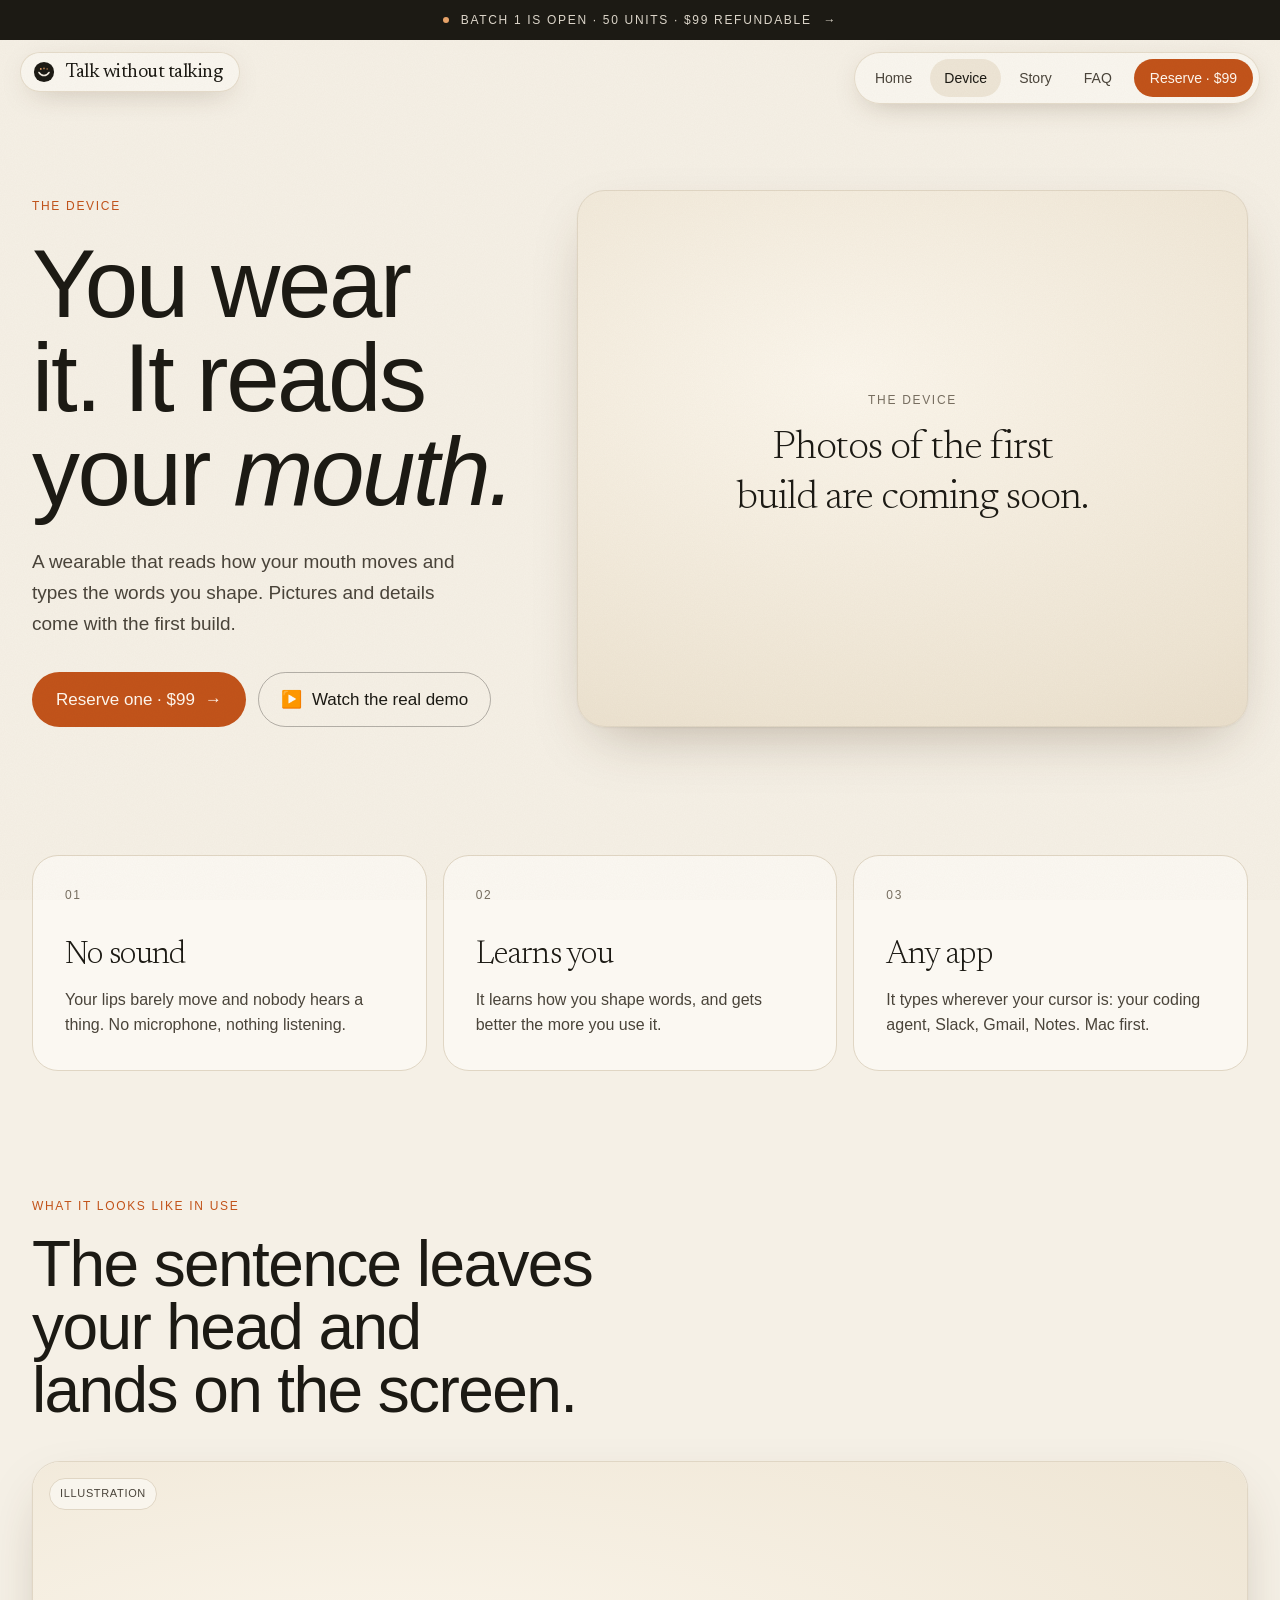
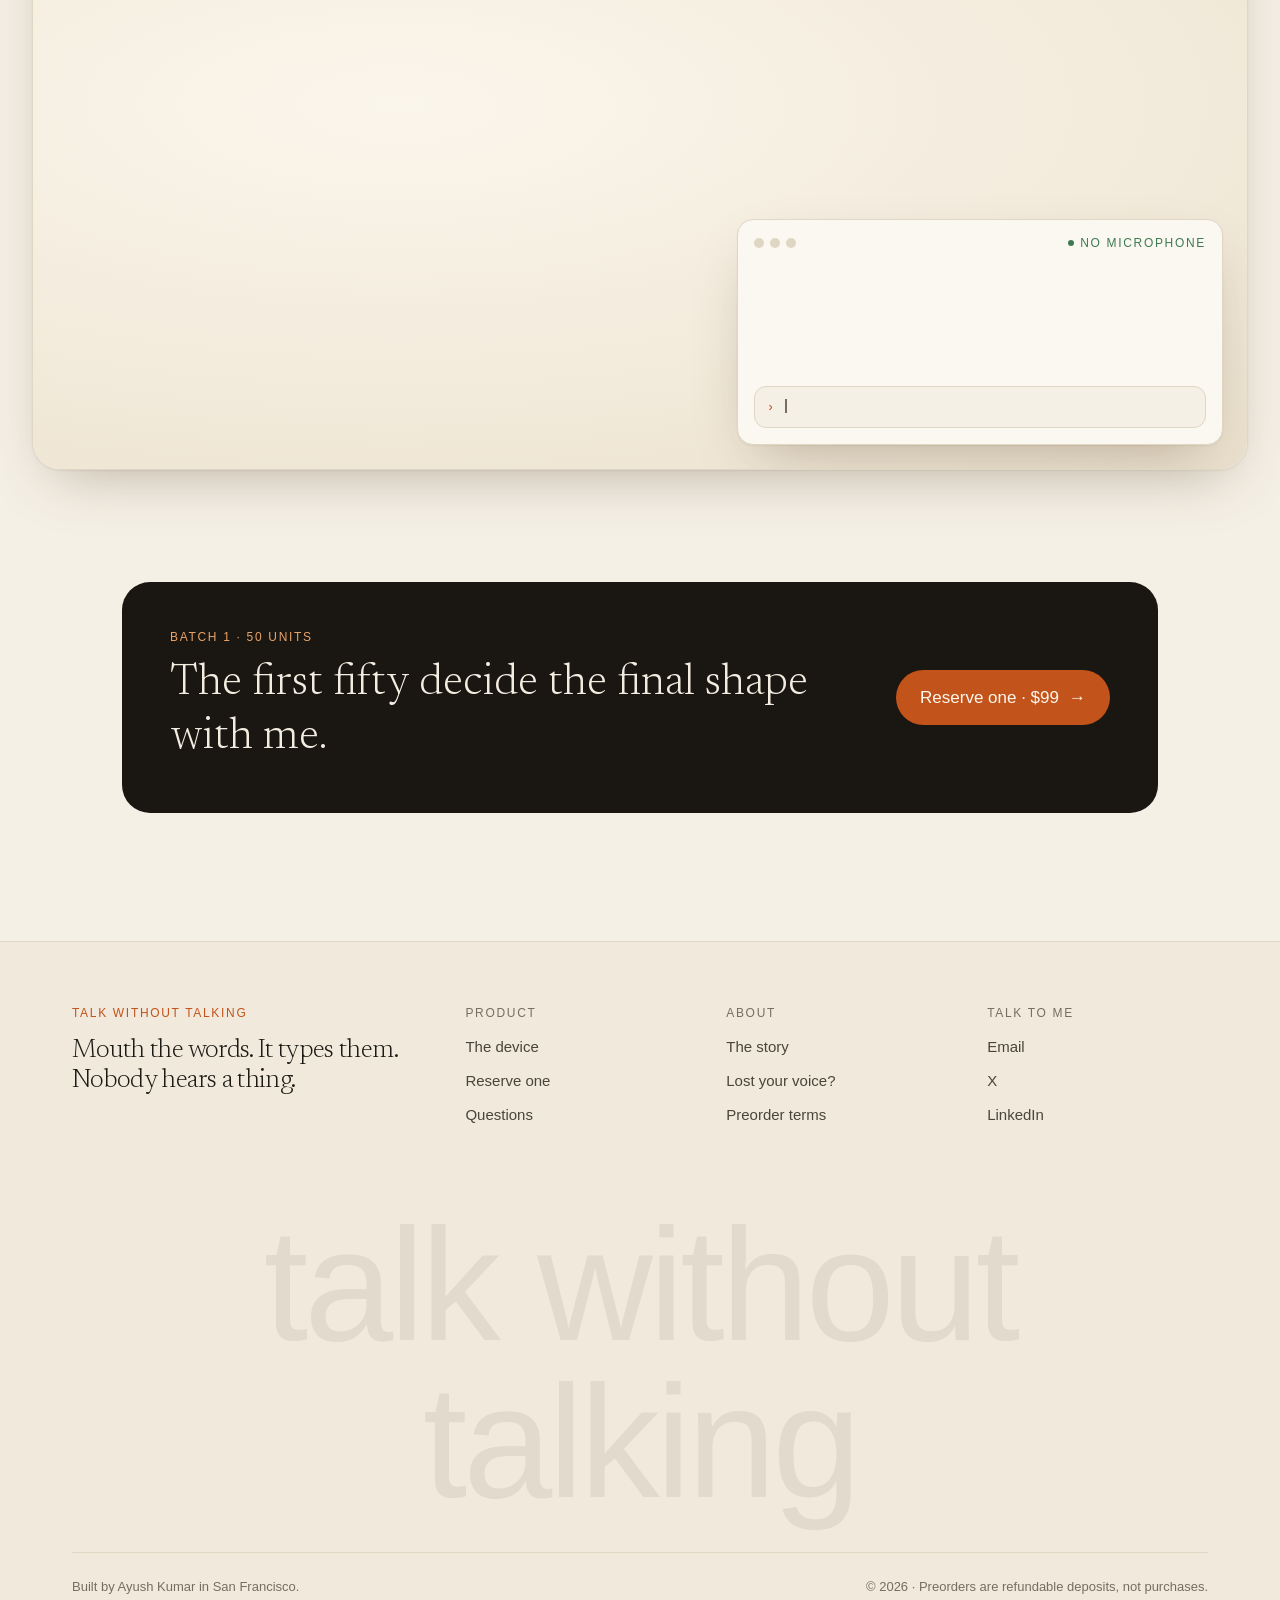
<file: device.html>
<!DOCTYPE html><!--8QJbOCBJzMdkUB1eUmf69--><html lang="en"><head><meta charSet="utf-8"/><meta name="viewport" content="width=device-width, initial-scale=1, viewport-fit=cover"/><link rel="preload" href="/_next/static/media/22a5144ee8d83bca-s.p.woff2" as="font" crossorigin="" type="font/woff2"/><link rel="preload" href="/_next/static/media/4b9bb515ce6d026f-s.p.woff2" as="font" crossorigin="" type="font/woff2"/><link rel="preload" href="/_next/static/media/5611c55482296524-s.p.woff2" as="font" crossorigin="" type="font/woff2"/><link rel="preload" href="/_next/static/media/7d4881bb7e1bf84d-s.p.woff2" as="font" crossorigin="" type="font/woff2"/><link rel="stylesheet" href="/_next/static/css/fd9ad25fd392b7eb.css" data-precedence="next"/><link rel="preload" as="script" fetchPriority="low" href="/_next/static/chunks/webpack-b6d9324eb99711e1.js"/><script src="/_next/static/chunks/4bd1b696-c023c6e3521b1417.js" async=""></script><script src="/_next/static/chunks/255-2005b055456c798b.js" async=""></script><script src="/_next/static/chunks/main-app-50011ccb211ea432.js" async=""></script><script src="/_next/static/chunks/619-ba102abea3e3d0e4.js" async=""></script><script src="/_next/static/chunks/app/device/page-62653ac468729714.js" async=""></script><script src="/_next/static/chunks/app/layout-2ae14119107be344.js" async=""></script><meta name="next-size-adjust" content=""/><meta name="theme-color" content="#f5f0e6"/><title>The device · Talk without talking</title><meta name="description" content="A wearable that reads how your mouth moves and types the words you shape."/><meta property="og:title" content="Talk without talking"/><meta property="og:description" content="Mouth the words. It types them. Nobody hears a thing."/><meta property="og:url" content="https://talkwithouttalking.com"/><meta property="og:image" content="https://talkwithouttalking.com/og.jpg"/><meta property="og:image:width" content="1200"/><meta property="og:image:height" content="630"/><meta property="og:type" content="website"/><meta name="twitter:card" content="summary_large_image"/><meta name="twitter:title" content="Talk without talking"/><meta name="twitter:description" content="Mouth the words. It types them. Nobody hears a thing."/><meta name="twitter:image" content="https://talkwithouttalking.com/og.jpg"/><link rel="icon" href="/favicon.ico" type="image/x-icon" sizes="16x16"/><script src="/_next/static/chunks/polyfills-42372ed130431b0a.js" noModule=""></script></head><body class="__variable_8eaea4 __variable_8c25df __variable_d3630b antialiased"><div hidden=""><!--$--><!--/$--></div><div class="relative z-40 bg-ink text-cream"><a class="kicker flex h-10 items-center justify-center gap-3 px-4 text-center text-[11px] text-cream/90 hover:text-cream" href="/reserve"><span class="inline-block h-1.5 w-1.5 animate-pulse rounded-full bg-[#e9a46a]" aria-hidden="true"></span><span>Batch 1<!-- --> is open<span class="hidden sm:inline"> · <!-- -->50<!-- --> units</span> · $<!-- -->99<!-- --> refundable</span><span aria-hidden="true">→</span></a></div><header class="fixed inset-x-0 z-50 flex items-start justify-between gap-3 px-3 transition-[top] duration-300 sm:px-5 top-[52px]"><a class="rounded-full border border-line/80 bg-card/80 shadow-[0_8px_30px_-12px_rgba(70,45,20,.35)] backdrop-blur-xl flex items-center gap-2.5 py-2 pl-3 pr-4" aria-label="Talk without talking, home" href="/"><svg width="22" height="22" viewBox="0 0 24 24" fill="none" class="" aria-hidden="true"><circle cx="12" cy="12" r="11" fill="var(--ink)"></circle><path d="M6.5 12.5c1.6 2.3 3.5 3.4 5.5 3.4s3.9-1.1 5.5-3.4" stroke="var(--cream)" stroke-width="1.6" stroke-linecap="round"></path><circle cx="8.5" cy="8.6" r="1" fill="#e9a46a"></circle><circle cx="12" cy="8.1" r="1" fill="#e9a46a" opacity=".75"></circle><circle cx="15.5" cy="8.6" r="1" fill="#e9a46a" opacity=".5"></circle></svg><span class="whitespace-nowrap font-serif text-[17px] leading-none tracking-tight sm:text-[19px]">Talk without talking</span></a><nav class="rounded-full border border-line/80 bg-card/80 shadow-[0_8px_30px_-12px_rgba(70,45,20,.35)] backdrop-blur-xl hidden items-center gap-1 p-1.5 md:flex" aria-label="Main"><a class="rounded-full px-3.5 py-2 text-[14px] transition-colors text-ink-2 hover:text-ink" href="/">Home</a><a class="rounded-full px-3.5 py-2 text-[14px] transition-colors bg-paper-2 text-ink" href="/device">Device</a><a class="rounded-full px-3.5 py-2 text-[14px] transition-colors text-ink-2 hover:text-ink" href="/story">Story</a><a class="rounded-full px-3.5 py-2 text-[14px] transition-colors text-ink-2 hover:text-ink" href="/faq">FAQ</a><a class="btn-ember ml-1 !px-4 !py-2 text-[14px]" href="/reserve">Reserve · $<!-- -->99</a></nav><div class="rounded-full border border-line/80 bg-card/80 shadow-[0_8px_30px_-12px_rgba(70,45,20,.35)] backdrop-blur-xl flex items-center gap-1 p-1.5 md:hidden"><button type="button" aria-expanded="false" aria-controls="mobile-menu" class="rounded-full px-3.5 py-2 text-[14px] text-ink-2">Menu</button><a class="btn-ember !px-4 !py-2 text-[14px]" href="/reserve">$<!-- -->99</a></div></header><main><section class="mx-auto max-w-[1400px] px-5 pt-[150px] sm:px-8"><div class="grid gap-12 md:grid-cols-[1fr_1.35fr] md:items-end"><div><div class="reveal idle "><p class="kicker mb-6 text-ember">The device</p><h1 class="display text-[clamp(52px,7.5vw,112px)]">You wear it. It reads your <em class="italic">mouth.</em></h1></div><div class="reveal idle "><p class="mt-7 max-w-[42ch] text-[19px] leading-relaxed text-ink-2">A wearable that reads how your mouth moves and types the words you shape. Pictures and details come with the first build.</p><div class="mt-8 flex flex-wrap gap-3"><a class="btn-ember" href="/reserve">Reserve one · $<!-- -->99<!-- --> <span aria-hidden="true">→</span></a><button type="button" class="btn-line "><span aria-hidden="true">▶</span> <!-- -->Watch the real demo</button><dialog class="m-auto w-[min(96vw,1100px)] overflow-visible bg-transparent p-0 backdrop:bg-[#1a1611]/85 backdrop:backdrop-blur-sm"><div class="relative"><video src="/demo.mp4" poster="/poster.jpg" controls="" playsInline="" preload="none" class="mx-auto max-h-[86vh] rounded-2xl bg-black aspect-[9/16] h-[86vh] w-auto"></video><button type="button" class="absolute -top-11 right-0 rounded-full bg-cream px-4 py-1.5 text-[14px] text-ink">Close</button><p class="mt-3 text-center text-[13px] text-cream/80">Real, 24 September 2026: the electrode prototype on my face. Sound on, the silence is the point.</p></div></dialog></div></div></div><div class="reveal idle "><figure class="relative overflow-hidden rounded-[28px] border border-line bg-[radial-gradient(120%_90%_at_40%_35%,#fbf6ec_0%,#eee5d4_70%,#e6dac6_100%)] shadow-[var(--shadow)]"><div class="relative grid place-items-center p-10 text-center aspect-[4/3.2]"><div><p class="kicker mb-4 text-[11px] text-dim">The device</p><p class="mx-auto max-w-[16ch] font-serif text-[clamp(28px,3.2vw,40px)] font-light leading-tight tracking-tight">Photos of the first build are coming soon.</p></div></div></figure></div></div></section><section class="mx-auto mt-32 grid max-w-[1400px] gap-4 px-5 sm:px-8 md:grid-cols-3"><div class="reveal idle rounded-[26px] border border-line bg-card p-8"><p class="kicker mb-8 text-dim">0<!-- -->1</p><p class="font-serif text-[32px] font-light leading-tight tracking-tight">No sound</p><p class="mt-3 text-[16px] text-ink-2">Your lips barely move and nobody hears a thing. No microphone, nothing listening.</p></div><div class="reveal idle rounded-[26px] border border-line bg-card p-8"><p class="kicker mb-8 text-dim">0<!-- -->2</p><p class="font-serif text-[32px] font-light leading-tight tracking-tight">Learns you</p><p class="mt-3 text-[16px] text-ink-2">It learns how you shape words, and gets better the more you use it.</p></div><div class="reveal idle rounded-[26px] border border-line bg-card p-8"><p class="kicker mb-8 text-dim">0<!-- -->3</p><p class="font-serif text-[32px] font-light leading-tight tracking-tight">Any app</p><p class="mt-3 text-[16px] text-ink-2">It types wherever your cursor is: your coding agent, Slack, Gmail, Notes. Mac first.</p></div></section><section class="mx-auto mt-32 max-w-[1400px] px-5 sm:px-8"><div class="reveal idle "><p class="kicker mb-5 text-ember">What it looks like in use</p><h2 class="display mb-10 max-w-[18ch] text-[clamp(40px,5vw,68px)]">The sentence leaves your head and lands on the screen.</h2></div><div class="reveal idle "><div class="relative overflow-hidden rounded-[28px] border border-line bg-card shadow-[var(--shadow)]"><div class="relative aspect-[16/11] md:aspect-[16/8]"><div class="absolute inset-0 bg-[radial-gradient(120%_90%_at_30%_40%,#fbf6ec_0%,#efe6d5_70%,#e7dcc8_100%)]"></div><span style="opacity:0;filter:blur(6px);transform:translateY(6px);transition:none" class="said-ink absolute left-[7%] top-[30%] max-w-[80%] origin-left text-[clamp(16px,2.4vw,30px)] md:max-w-[min(22ch,45%)]" aria-live="polite">open the auth PR and run the tests</span><span class="tag tag-light absolute left-4 top-4">Illustration</span></div><div class="relative border-t border-line bg-card p-4 md:absolute md:bottom-6 md:right-6 md:w-[40%] md:rounded-2xl md:border md:shadow-[var(--shadow)]"><div class="mb-3 flex items-center justify-between"><div class="flex items-center gap-1.5" aria-hidden="true"><i class="h-2.5 w-2.5 rounded-full bg-[#e0d6c4]"></i><i class="h-2.5 w-2.5 rounded-full bg-[#e0d6c4]"></i><i class="h-2.5 w-2.5 rounded-full bg-[#e0d6c4]"></i></div><span class="kicker flex items-center gap-1.5 text-[10px] text-ok"><i class="h-1.5 w-1.5 rounded-full bg-ok"></i> no microphone</span></div><div class="flex min-h-[112px] flex-col justify-end gap-2 text-[14px]"></div><div class="mt-3 flex min-h-[42px] items-center rounded-xl border border-line bg-paper px-3 font-mono text-[13px] text-ink"><span class="mr-2 text-ember">›</span><span class="text-dim caret"></span></div></div></div></div></section><section class="mx-auto mt-28 max-w-[1100px] px-5 sm:px-8"><div class="reveal idle flex flex-col items-start justify-between gap-6 rounded-[28px] bg-night p-10 text-cream sm:flex-row sm:items-center sm:p-12"><div><p class="kicker mb-3 text-[#e9a46a]">Batch 1<!-- --> · <!-- -->50<!-- --> units</p><p class="font-serif text-[clamp(30px,3.4vw,44px)] font-light leading-tight">The first fifty decide the final shape with me.</p></div><a class="btn-ember shrink-0" href="/reserve">Reserve one · $<!-- -->99<!-- --> <span aria-hidden="true">→</span></a></div></section></main><!--$--><!--/$--><footer class="relative mt-32 border-t border-line bg-paper-2/60"><div class="mx-auto max-w-[1200px] px-5 pb-10 pt-16 sm:px-8"><div class="grid gap-10 md:grid-cols-[1.6fr_1fr_1fr_1fr]"><div><p class="kicker mb-4 text-ember">Talk without talking</p><p class="max-w-[34ch] font-serif text-[26px] font-light leading-[1.15] tracking-tight">Mouth the words. It types them. Nobody hears a thing.</p></div><div class="flex flex-col gap-2.5 text-[15px]"><p class="kicker mb-1 text-dim">Product</p><a class="text-ink-2 hover:text-ink" href="/device">The device</a><a class="text-ink-2 hover:text-ink" href="/reserve">Reserve one</a><a class="text-ink-2 hover:text-ink" href="/faq">Questions</a></div><div class="flex flex-col gap-2.5 text-[15px]"><p class="kicker mb-1 text-dim">About</p><a class="text-ink-2 hover:text-ink" href="/story">The story</a><a class="text-ink-2 hover:text-ink" href="/voice">Lost your voice?</a><a class="text-ink-2 hover:text-ink" href="/terms">Preorder terms</a></div><div class="flex flex-col gap-2.5 text-[15px]"><p class="kicker mb-1 text-dim">Talk to me</p><a class="text-ink-2 hover:text-ink" href="mailto:ayushkumargithub@gmail.com">Email</a><a class="text-ink-2 hover:text-ink" href="https://x.com/Ayush__kmr" target="_blank" rel="noopener">X</a><a class="text-ink-2 hover:text-ink" href="https://www.linkedin.com/in/ayushkumarcode/" target="_blank" rel="noopener">LinkedIn</a></div></div><p aria-hidden="true" class="display mt-20 select-none text-center text-[clamp(52px,12.5vw,190px)] leading-[.85] text-ink/[.07]">talk without talking</p><div class="mt-8 flex flex-wrap items-baseline justify-between gap-3 border-t border-line pt-6 text-[13px] text-dim"><span>Built by <!-- -->Ayush Kumar<!-- --> in San Francisco.</span><span>© 2026 · Preorders are refundable deposits, not purchases.</span></div></div></footer><script src="/_next/static/chunks/webpack-b6d9324eb99711e1.js" id="_R_" async=""></script><script>(self.__next_f=self.__next_f||[]).push([0])</script><script>self.__next_f.push([1,"1:\"$Sreact.fragment\"\n2:I[2619,[\"619\",\"static/chunks/619-ba102abea3e3d0e4.js\",\"689\",\"static/chunks/app/device/page-62653ac468729714.js\"],\"\"]\n3:I[7031,[\"619\",\"static/chunks/619-ba102abea3e3d0e4.js\",\"177\",\"static/chunks/app/layout-2ae14119107be344.js\"],\"default\"]\n4:I[9766,[],\"\"]\n5:I[8924,[],\"\"]\n9:I[7150,[],\"\"]\n:HL[\"/_next/static/media/22a5144ee8d83bca-s.p.woff2\",\"font\",{\"crossOrigin\":\"\",\"type\":\"font/woff2\"}]\n:HL[\"/_next/static/media/4b9bb515ce6d026f-s.p.woff2\",\"font\",{\"crossOrigin\":\"\",\"type\":\"font/woff2\"}]\n:HL[\"/_next/static/media/5611c55482296524-s.p.woff2\",\"font\",{\"crossOrigin\":\"\",\"type\":\"font/woff2\"}]\n:HL[\"/_next/static/media/7d4881bb7e1bf84d-s.p.woff2\",\"font\",{\"crossOrigin\":\"\",\"type\":\"font/woff2\"}]\n:HL[\"/_next/static/css/fd9ad25fd392b7eb.css\",\"style\"]\n"])</script><script>self.__next_f.push([1,"0:{\"P\":null,\"b\":\"8QJbOCBJzMdkUB1eUmf69\",\"p\":\"\",\"c\":[\"\",\"device\"],\"i\":false,\"f\":[[[\"\",{\"children\":[\"device\",{\"children\":[\"__PAGE__\",{}]}]},\"$undefined\",\"$undefined\",true],[\"\",[\"$\",\"$1\",\"c\",{\"children\":[[[\"$\",\"link\",\"0\",{\"rel\":\"stylesheet\",\"href\":\"/_next/static/css/fd9ad25fd392b7eb.css\",\"precedence\":\"next\",\"crossOrigin\":\"$undefined\",\"nonce\":\"$undefined\"}]],[\"$\",\"html\",null,{\"lang\":\"en\",\"children\":[\"$\",\"body\",null,{\"className\":\"__variable_8eaea4 __variable_8c25df __variable_d3630b antialiased\",\"children\":[[\"$\",\"div\",null,{\"className\":\"relative z-40 bg-ink text-cream\",\"children\":[\"$\",\"$L2\",null,{\"href\":\"/reserve\",\"className\":\"kicker flex h-10 items-center justify-center gap-3 px-4 text-center text-[11px] text-cream/90 hover:text-cream\",\"children\":[[\"$\",\"span\",null,{\"className\":\"inline-block h-1.5 w-1.5 animate-pulse rounded-full bg-[#e9a46a]\",\"aria-hidden\":true}],[\"$\",\"span\",null,{\"children\":[\"Batch 1\",\" is open\",[\"$\",\"span\",null,{\"className\":\"hidden sm:inline\",\"children\":[\" · \",50,\" units\"]}],\" · $\",99,\" refundable\"]}],[\"$\",\"span\",null,{\"aria-hidden\":true,\"children\":\"→\"}]]}]}],[\"$\",\"$L3\",null,{}],[\"$\",\"$L4\",null,{\"parallelRouterKey\":\"children\",\"error\":\"$undefined\",\"errorStyles\":\"$undefined\",\"errorScripts\":\"$undefined\",\"template\":[\"$\",\"$L5\",null,{}],\"templateStyles\":\"$undefined\",\"templateScripts\":\"$undefined\",\"notFound\":[[\"$\",\"main\",null,{\"className\":\"mx-auto grid min-h-[80svh] max-w-[900px] place-content-center px-5 text-center\",\"children\":[[\"$\",\"p\",null,{\"className\":\"kicker mb-6 text-ember\",\"children\":\"404\"}],[\"$\",\"h1\",null,{\"className\":\"display text-[clamp(52px,8vw,110px)]\",\"children\":[\"Nothing here. \",[\"$\",\"em\",null,{\"className\":\"italic\",\"children\":\"Not even a murmur.\"}]]}],[\"$\",\"div\",null,{\"className\":\"mt-10 flex justify-center\",\"children\":[\"$\",\"$L2\",null,{\"href\":\"/\",\"className\":\"btn-ink\",\"children\":\"Back home\"}]}]]}],[]],\"forbidden\":\"$undefined\",\"unauthorized\":\"$undefined\"}],[\"$\",\"footer\",null,{\"className\":\"relative mt-32 border-t border-line bg-paper-2/60\",\"children\":[\"$\",\"div\",null,{\"className\":\"mx-auto max-w-[1200px] px-5 pb-10 pt-16 sm:px-8\",\"children\":[[\"$\",\"div\",null,{\"className\":\"grid gap-10 md:grid-cols-[1.6fr_1fr_1fr_1fr]\",\"children\":[[\"$\",\"div\",null,{\"children\":[[\"$\",\"p\",null,{\"className\":\"kicker mb-4 text-ember\",\"children\":\"Talk without talking\"}],[\"$\",\"p\",null,{\"className\":\"max-w-[34ch] font-serif text-[26px] font-light leading-[1.15] tracking-tight\",\"children\":\"Mouth the words. It types them. Nobody hears a thing.\"}]]}],[\"$\",\"div\",null,{\"className\":\"flex flex-col gap-2.5 text-[15px]\",\"children\":[[\"$\",\"p\",null,{\"className\":\"kicker mb-1 text-dim\",\"children\":\"Product\"}],[\"$\",\"$L2\",null,{\"className\":\"text-ink-2 hover:text-ink\",\"href\":\"/device\",\"children\":\"The device\"}],[\"$\",\"$L2\",null,{\"className\":\"text-ink-2 hover:text-ink\",\"href\":\"/reserve\",\"children\":\"Reserve one\"}],[\"$\",\"$L2\",null,{\"className\":\"text-ink-2 hover:text-ink\",\"href\":\"/faq\",\"children\":\"Questions\"}]]}],[\"$\",\"div\",null,{\"className\":\"flex flex-col gap-2.5 text-[15px]\",\"children\":[[\"$\",\"p\",null,{\"className\":\"kicker mb-1 text-dim\",\"children\":\"About\"}],[\"$\",\"$L2\",null,{\"className\":\"text-ink-2 hover:text-ink\",\"href\":\"/story\",\"children\":\"The story\"}],[\"$\",\"$L2\",null,{\"className\":\"text-ink-2 hover:text-ink\",\"href\":\"/voice\",\"children\":\"Lost your voice?\"}],[\"$\",\"$L2\",null,{\"className\":\"text-ink-2 hover:text-ink\",\"href\":\"/terms\",\"children\":\"Preorder terms\"}]]}],[\"$\",\"div\",null,{\"className\":\"flex flex-col gap-2.5 text-[15px]\",\"children\":[[\"$\",\"p\",null,{\"className\":\"kicker mb-1 text-dim\",\"children\":\"Talk to me\"}],[\"$\",\"a\",null,{\"className\":\"text-ink-2 hover:text-ink\",\"href\":\"mailto:ayushkumargithub@gmail.com\",\"children\":\"Email\"}],[\"$\",\"a\",null,{\"className\":\"text-ink-2 hover:text-ink\",\"href\":\"https://x.com/Ayush__kmr\",\"target\":\"_blank\",\"rel\":\"noopener\",\"children\":\"X\"}],[\"$\",\"a\",null,{\"className\":\"text-ink-2 hover:text-ink\",\"href\":\"https://www.linkedin.com/in/ayushkumarcode/\",\"target\":\"_blank\",\"rel\":\"noopener\",\"children\":\"LinkedIn\"}]]}]]}],[\"$\",\"p\",null,{\"aria-hidden\":true,\"className\":\"display mt-20 select-none text-center text-[clamp(52px,12.5vw,190px)] leading-[.85] text-ink/[.07]\",\"children\":\"talk without talking\"}],[\"$\",\"div\",null,{\"className\":\"mt-8 flex flex-wrap items-baseline justify-between gap-3 border-t border-line pt-6 text-[13px] text-dim\",\"children\":[[\"$\",\"span\",null,{\"children\":[\"Built by \",\"Ayush Kumar\",\" in San Francisco.\"]}],[\"$\",\"span\",null,{\"children\":\"© 2026 · Preorders are refundable deposits, not purchases.\"}]]}]]}]}]]}]}]]}],{\"children\":[\"device\",[\"$\",\"$1\",\"c\",{\"children\":[null,[\"$\",\"$L4\",null,{\"parallelRouterKey\":\"children\",\"error\":\"$undefined\",\"errorStyles\":\"$undefined\",\"errorScripts\":\"$undefined\",\"template\":\"$L6\",\"templateStyles\":\"$undefined\",\"templateScripts\":\"$undefined\",\"notFound\":\"$undefined\",\"forbidden\":\"$undefined\",\"unauthorized\":\"$undefined\"}]]}],{\"children\":[\"__PAGE__\",\"$L7\",{},null,false]},null,false]},null,false],\"$L8\",false]],\"m\":\"$undefined\",\"G\":[\"$9\",[]],\"s\":false,\"S\":true}\n"])</script><script>self.__next_f.push([1,"a:I[773,[\"619\",\"static/chunks/619-ba102abea3e3d0e4.js\",\"689\",\"static/chunks/app/device/page-62653ac468729714.js\"],\"default\"]\nb:I[9348,[\"619\",\"static/chunks/619-ba102abea3e3d0e4.js\",\"689\",\"static/chunks/app/device/page-62653ac468729714.js\"],\"default\"]\nc:I[5467,[\"619\",\"static/chunks/619-ba102abea3e3d0e4.js\",\"689\",\"static/chunks/app/device/page-62653ac468729714.js\"],\"default\"]\nf:I[4431,[],\"ViewportBoundary\"]\n11:I[4431,[],\"MetadataBoundary\"]\n12:\"$Sreact.suspense\"\n6:[\"$\",\"$L5\",null,{}]\n"])</script><script>self.__next_f.push([1,"7:[\"$\",\"$1\",\"c\",{\"children\":[[\"$\",\"main\",null,{\"children\":[[\"$\",\"section\",null,{\"className\":\"mx-auto max-w-[1400px] px-5 pt-[150px] sm:px-8\",\"children\":[\"$\",\"div\",null,{\"className\":\"grid gap-12 md:grid-cols-[1fr_1.35fr] md:items-end\",\"children\":[[\"$\",\"div\",null,{\"children\":[[\"$\",\"$La\",null,{\"children\":[[\"$\",\"p\",null,{\"className\":\"kicker mb-6 text-ember\",\"children\":\"The device\"}],[\"$\",\"h1\",null,{\"className\":\"display text-[clamp(52px,7.5vw,112px)]\",\"children\":[\"You wear it. It reads your \",[\"$\",\"em\",null,{\"className\":\"italic\",\"children\":\"mouth.\"}]]}]]}],[\"$\",\"$La\",null,{\"delay\":0.08,\"children\":[[\"$\",\"p\",null,{\"className\":\"mt-7 max-w-[42ch] text-[19px] leading-relaxed text-ink-2\",\"children\":\"A wearable that reads how your mouth moves and types the words you shape. Pictures and details come with the first build.\"}],[\"$\",\"div\",null,{\"className\":\"mt-8 flex flex-wrap gap-3\",\"children\":[[\"$\",\"$L2\",null,{\"href\":\"/reserve\",\"className\":\"btn-ember\",\"children\":[\"Reserve one · $\",99,\" \",[\"$\",\"span\",null,{\"aria-hidden\":true,\"children\":\"→\"}]]}],[\"$\",\"$Lb\",null,{\"variant\":\"link\"}]]}]]}]]}],[\"$\",\"$La\",null,{\"delay\":0.1,\"children\":[\"$\",\"figure\",null,{\"className\":\"relative overflow-hidden rounded-[28px] border border-line bg-[radial-gradient(120%_90%_at_40%_35%,#fbf6ec_0%,#eee5d4_70%,#e6dac6_100%)] shadow-[var(--shadow)]\",\"children\":[\"$\",\"div\",null,{\"className\":\"relative grid place-items-center p-10 text-center aspect-[4/3.2]\",\"children\":[\"$\",\"div\",null,{\"children\":[[\"$\",\"p\",null,{\"className\":\"kicker mb-4 text-[11px] text-dim\",\"children\":\"The device\"}],[\"$\",\"p\",null,{\"className\":\"mx-auto max-w-[16ch] font-serif text-[clamp(28px,3.2vw,40px)] font-light leading-tight tracking-tight\",\"children\":\"Photos of the first build are coming soon.\"}]]}]}]}]}]]}]}],[\"$\",\"section\",null,{\"className\":\"mx-auto mt-32 grid max-w-[1400px] gap-4 px-5 sm:px-8 md:grid-cols-3\",\"children\":[[\"$\",\"$La\",\"No sound\",{\"delay\":0,\"className\":\"rounded-[26px] border border-line bg-card p-8\",\"children\":[[\"$\",\"p\",null,{\"className\":\"kicker mb-8 text-dim\",\"children\":[\"0\",1]}],[\"$\",\"p\",null,{\"className\":\"font-serif text-[32px] font-light leading-tight tracking-tight\",\"children\":\"No sound\"}],[\"$\",\"p\",null,{\"className\":\"mt-3 text-[16px] text-ink-2\",\"children\":\"Your lips barely move and nobody hears a thing. No microphone, nothing listening.\"}]]}],[\"$\",\"$La\",\"Learns you\",{\"delay\":0.06,\"className\":\"rounded-[26px] border border-line bg-card p-8\",\"children\":[[\"$\",\"p\",null,{\"className\":\"kicker mb-8 text-dim\",\"children\":[\"0\",2]}],[\"$\",\"p\",null,{\"className\":\"font-serif text-[32px] font-light leading-tight tracking-tight\",\"children\":\"Learns you\"}],[\"$\",\"p\",null,{\"className\":\"mt-3 text-[16px] text-ink-2\",\"children\":\"It learns how you shape words, and gets better the more you use it.\"}]]}],[\"$\",\"$La\",\"Any app\",{\"delay\":0.12,\"className\":\"rounded-[26px] border border-line bg-card p-8\",\"children\":[[\"$\",\"p\",null,{\"className\":\"kicker mb-8 text-dim\",\"children\":[\"0\",3]}],[\"$\",\"p\",null,{\"className\":\"font-serif text-[32px] font-light leading-tight tracking-tight\",\"children\":\"Any app\"}],[\"$\",\"p\",null,{\"className\":\"mt-3 text-[16px] text-ink-2\",\"children\":\"It types wherever your cursor is: your coding agent, Slack, Gmail, Notes. Mac first.\"}]]}]]}],[\"$\",\"section\",null,{\"className\":\"mx-auto mt-32 max-w-[1400px] px-5 sm:px-8\",\"children\":[[\"$\",\"$La\",null,{\"children\":[[\"$\",\"p\",null,{\"className\":\"kicker mb-5 text-ember\",\"children\":\"What it looks like in use\"}],[\"$\",\"h2\",null,{\"className\":\"display mb-10 max-w-[18ch] text-[clamp(40px,5vw,68px)]\",\"children\":\"The sentence leaves your head and lands on the screen.\"}]]}],[\"$\",\"$La\",null,{\"delay\":0.06,\"children\":[\"$\",\"$Lc\",null,{}]}]]}],[\"$\",\"section\",null,{\"className\":\"mx-auto mt-28 max-w-[1100px] px-5 sm:px-8\",\"children\":[\"$\",\"$La\",null,{\"className\":\"flex flex-col items-start justify-between gap-6 rounded-[28px] bg-night p-10 text-cream sm:flex-row sm:items-center sm:p-12\",\"children\":[[\"$\",\"div\",null,{\"children\":[[\"$\",\"p\",null,{\"className\":\"kicker mb-3 text-[#e9a46a]\",\"children\":[\"Batch 1\",\" · \",50,\" units\"]}],[\"$\",\"p\",null,{\"className\":\"font-serif text-[clamp(30px,3.4vw,44px)] font-light leading-tight\",\"children\":\"The first fifty decide the final shape with me.\"}]]}],[\"$\",\"$L2\",null,{\"href\":\"/reserve\",\"className\":\"btn-ember shrink-0\",\"children\":[\"Reserve one · $\",99,\" \",\"$Ld\"]}]]}]}]]}],null,\"$Le\"]}]\n"])</script><script>self.__next_f.push([1,"8:[\"$\",\"$1\",\"h\",{\"children\":[null,[[\"$\",\"$Lf\",null,{\"children\":\"$L10\"}],[\"$\",\"meta\",null,{\"name\":\"next-size-adjust\",\"content\":\"\"}]],[\"$\",\"$L11\",null,{\"children\":[\"$\",\"div\",null,{\"hidden\":true,\"children\":[\"$\",\"$12\",null,{\"fallback\":null,\"children\":\"$L13\"}]}]}]]}]\n"])</script><script>self.__next_f.push([1,"14:I[4431,[],\"OutletBoundary\"]\n16:I[5278,[],\"AsyncMetadataOutlet\"]\nd:[\"$\",\"span\",null,{\"aria-hidden\":true,\"children\":\"→\"}]\ne:[\"$\",\"$L14\",null,{\"children\":[\"$L15\",[\"$\",\"$L16\",null,{\"promise\":\"$@17\"}]]}]\n"])</script><script>self.__next_f.push([1,"10:[[\"$\",\"meta\",\"0\",{\"charSet\":\"utf-8\"}],[\"$\",\"meta\",\"1\",{\"name\":\"viewport\",\"content\":\"width=device-width, initial-scale=1, viewport-fit=cover\"}],[\"$\",\"meta\",\"2\",{\"name\":\"theme-color\",\"content\":\"#f5f0e6\"}]]\n"])</script><script>self.__next_f.push([1,"15:null\n"])</script><script>self.__next_f.push([1,"18:I[622,[],\"IconMark\"]\n"])</script><script>self.__next_f.push([1,"17:{\"metadata\":[[\"$\",\"title\",\"0\",{\"children\":\"The device · Talk without talking\"}],[\"$\",\"meta\",\"1\",{\"name\":\"description\",\"content\":\"A wearable that reads how your mouth moves and types the words you shape.\"}],[\"$\",\"meta\",\"2\",{\"property\":\"og:title\",\"content\":\"Talk without talking\"}],[\"$\",\"meta\",\"3\",{\"property\":\"og:description\",\"content\":\"Mouth the words. It types them. Nobody hears a thing.\"}],[\"$\",\"meta\",\"4\",{\"property\":\"og:url\",\"content\":\"https://talkwithouttalking.com\"}],[\"$\",\"meta\",\"5\",{\"property\":\"og:image\",\"content\":\"https://talkwithouttalking.com/og.jpg\"}],[\"$\",\"meta\",\"6\",{\"property\":\"og:image:width\",\"content\":\"1200\"}],[\"$\",\"meta\",\"7\",{\"property\":\"og:image:height\",\"content\":\"630\"}],[\"$\",\"meta\",\"8\",{\"property\":\"og:type\",\"content\":\"website\"}],[\"$\",\"meta\",\"9\",{\"name\":\"twitter:card\",\"content\":\"summary_large_image\"}],[\"$\",\"meta\",\"10\",{\"name\":\"twitter:title\",\"content\":\"Talk without talking\"}],[\"$\",\"meta\",\"11\",{\"name\":\"twitter:description\",\"content\":\"Mouth the words. It types them. Nobody hears a thing.\"}],[\"$\",\"meta\",\"12\",{\"name\":\"twitter:image\",\"content\":\"https://talkwithouttalking.com/og.jpg\"}],[\"$\",\"link\",\"13\",{\"rel\":\"icon\",\"href\":\"/favicon.ico\",\"type\":\"image/x-icon\",\"sizes\":\"16x16\"}],[\"$\",\"$L18\",\"14\",{}]],\"error\":null,\"digest\":\"$undefined\"}\n"])</script><script>self.__next_f.push([1,"13:\"$17:metadata\"\n"])</script></body></html>
</file>
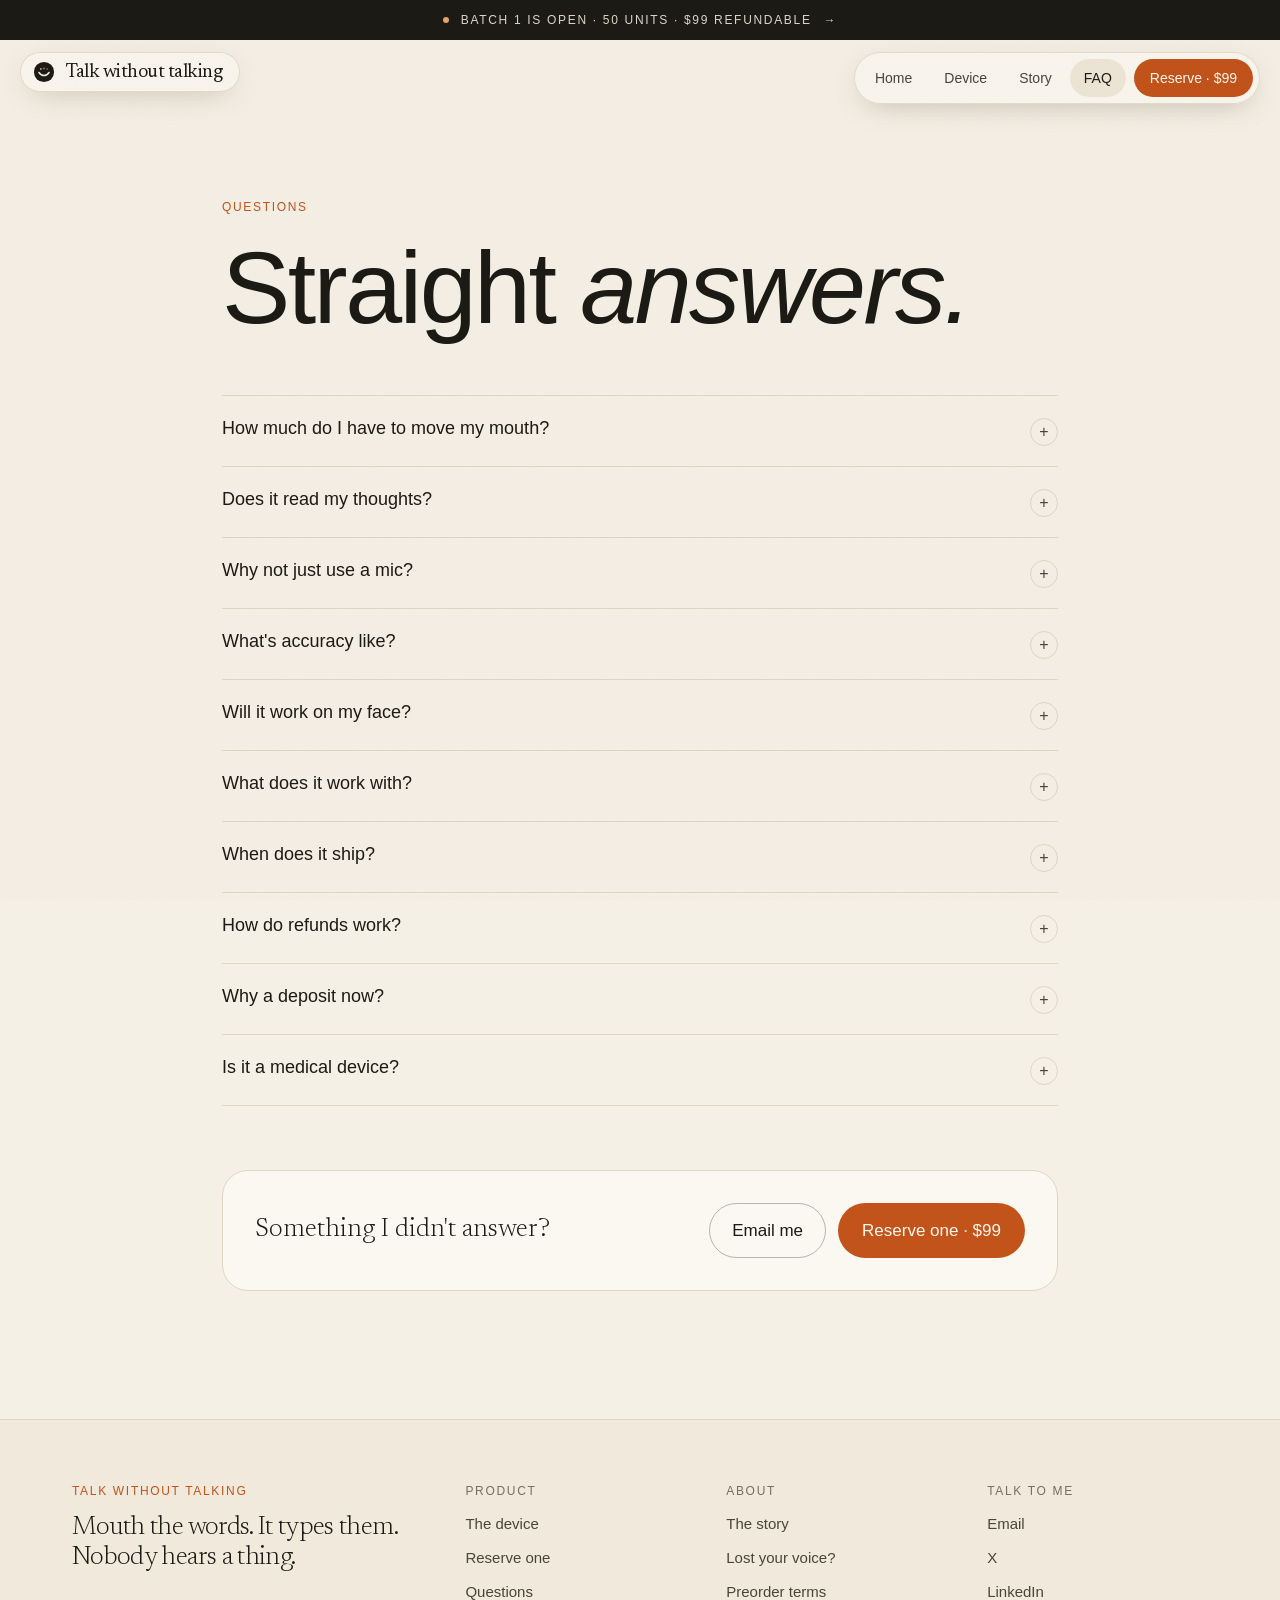
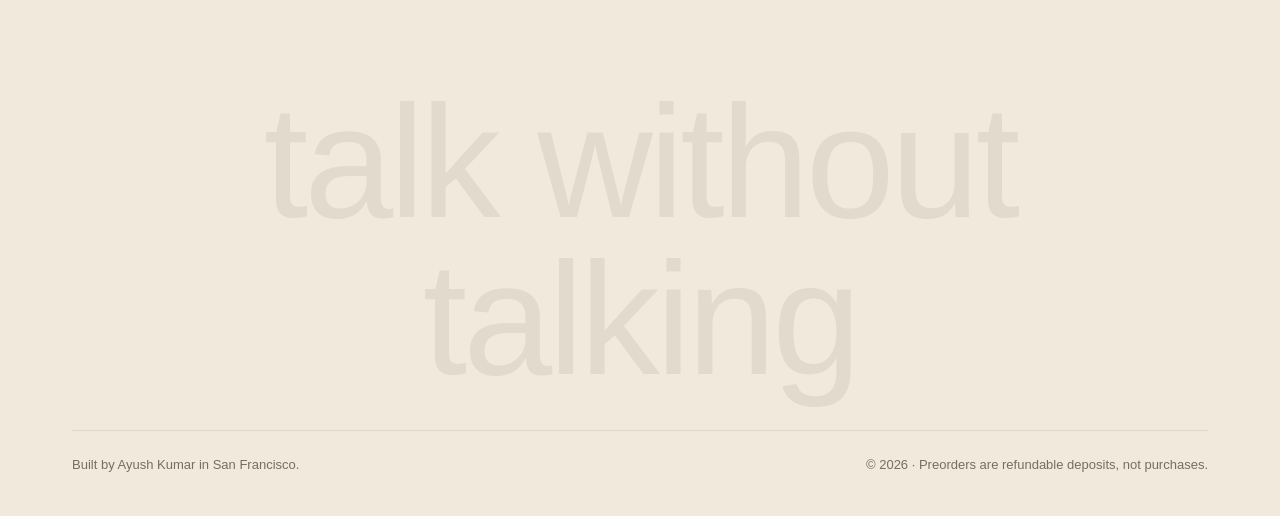
<file: faq.html>
<!DOCTYPE html><!--8QJbOCBJzMdkUB1eUmf69--><html lang="en"><head><meta charSet="utf-8"/><meta name="viewport" content="width=device-width, initial-scale=1, viewport-fit=cover"/><link rel="preload" href="/_next/static/media/22a5144ee8d83bca-s.p.woff2" as="font" crossorigin="" type="font/woff2"/><link rel="preload" href="/_next/static/media/4b9bb515ce6d026f-s.p.woff2" as="font" crossorigin="" type="font/woff2"/><link rel="preload" href="/_next/static/media/5611c55482296524-s.p.woff2" as="font" crossorigin="" type="font/woff2"/><link rel="preload" href="/_next/static/media/7d4881bb7e1bf84d-s.p.woff2" as="font" crossorigin="" type="font/woff2"/><link rel="stylesheet" href="/_next/static/css/fd9ad25fd392b7eb.css" data-precedence="next"/><link rel="preload" as="script" fetchPriority="low" href="/_next/static/chunks/webpack-b6d9324eb99711e1.js"/><script src="/_next/static/chunks/4bd1b696-c023c6e3521b1417.js" async=""></script><script src="/_next/static/chunks/255-2005b055456c798b.js" async=""></script><script src="/_next/static/chunks/main-app-50011ccb211ea432.js" async=""></script><script src="/_next/static/chunks/619-ba102abea3e3d0e4.js" async=""></script><script src="/_next/static/chunks/app/faq/page-914a5882eb971e2f.js" async=""></script><script src="/_next/static/chunks/app/layout-2ae14119107be344.js" async=""></script><meta name="next-size-adjust" content=""/><meta name="theme-color" content="#f5f0e6"/><title>Questions · Talk without talking</title><meta name="description" content="Straight answers about Talk without talking."/><meta property="og:title" content="Talk without talking"/><meta property="og:description" content="Mouth the words. It types them. Nobody hears a thing."/><meta property="og:url" content="https://talkwithouttalking.com"/><meta property="og:image" content="https://talkwithouttalking.com/og.jpg"/><meta property="og:image:width" content="1200"/><meta property="og:image:height" content="630"/><meta property="og:type" content="website"/><meta name="twitter:card" content="summary_large_image"/><meta name="twitter:title" content="Talk without talking"/><meta name="twitter:description" content="Mouth the words. It types them. Nobody hears a thing."/><meta name="twitter:image" content="https://talkwithouttalking.com/og.jpg"/><link rel="icon" href="/favicon.ico" type="image/x-icon" sizes="16x16"/><script src="/_next/static/chunks/polyfills-42372ed130431b0a.js" noModule=""></script></head><body class="__variable_8eaea4 __variable_8c25df __variable_d3630b antialiased"><div hidden=""><!--$--><!--/$--></div><div class="relative z-40 bg-ink text-cream"><a class="kicker flex h-10 items-center justify-center gap-3 px-4 text-center text-[11px] text-cream/90 hover:text-cream" href="/reserve"><span class="inline-block h-1.5 w-1.5 animate-pulse rounded-full bg-[#e9a46a]" aria-hidden="true"></span><span>Batch 1<!-- --> is open<span class="hidden sm:inline"> · <!-- -->50<!-- --> units</span> · $<!-- -->99<!-- --> refundable</span><span aria-hidden="true">→</span></a></div><header class="fixed inset-x-0 z-50 flex items-start justify-between gap-3 px-3 transition-[top] duration-300 sm:px-5 top-[52px]"><a class="rounded-full border border-line/80 bg-card/80 shadow-[0_8px_30px_-12px_rgba(70,45,20,.35)] backdrop-blur-xl flex items-center gap-2.5 py-2 pl-3 pr-4" aria-label="Talk without talking, home" href="/"><svg width="22" height="22" viewBox="0 0 24 24" fill="none" class="" aria-hidden="true"><circle cx="12" cy="12" r="11" fill="var(--ink)"></circle><path d="M6.5 12.5c1.6 2.3 3.5 3.4 5.5 3.4s3.9-1.1 5.5-3.4" stroke="var(--cream)" stroke-width="1.6" stroke-linecap="round"></path><circle cx="8.5" cy="8.6" r="1" fill="#e9a46a"></circle><circle cx="12" cy="8.1" r="1" fill="#e9a46a" opacity=".75"></circle><circle cx="15.5" cy="8.6" r="1" fill="#e9a46a" opacity=".5"></circle></svg><span class="whitespace-nowrap font-serif text-[17px] leading-none tracking-tight sm:text-[19px]">Talk without talking</span></a><nav class="rounded-full border border-line/80 bg-card/80 shadow-[0_8px_30px_-12px_rgba(70,45,20,.35)] backdrop-blur-xl hidden items-center gap-1 p-1.5 md:flex" aria-label="Main"><a class="rounded-full px-3.5 py-2 text-[14px] transition-colors text-ink-2 hover:text-ink" href="/">Home</a><a class="rounded-full px-3.5 py-2 text-[14px] transition-colors text-ink-2 hover:text-ink" href="/device">Device</a><a class="rounded-full px-3.5 py-2 text-[14px] transition-colors text-ink-2 hover:text-ink" href="/story">Story</a><a class="rounded-full px-3.5 py-2 text-[14px] transition-colors bg-paper-2 text-ink" href="/faq">FAQ</a><a class="btn-ember ml-1 !px-4 !py-2 text-[14px]" href="/reserve">Reserve · $<!-- -->99</a></nav><div class="rounded-full border border-line/80 bg-card/80 shadow-[0_8px_30px_-12px_rgba(70,45,20,.35)] backdrop-blur-xl flex items-center gap-1 p-1.5 md:hidden"><button type="button" aria-expanded="false" aria-controls="mobile-menu" class="rounded-full px-3.5 py-2 text-[14px] text-ink-2">Menu</button><a class="btn-ember !px-4 !py-2 text-[14px]" href="/reserve">$<!-- -->99</a></div></header><main class="mx-auto max-w-[900px] px-5 pt-[160px] sm:px-8"><div class="reveal idle "><p class="kicker mb-6 text-ember">Questions</p><h1 class="display mb-14 text-[clamp(56px,8vw,112px)]">Straight <em class="italic">answers.</em></h1></div><div class="reveal idle "><div class="border-t border-line"><details class="group border-b border-line py-5"><summary class="flex items-start justify-between gap-6 text-[18px] leading-snug"><span>How much do I have to move my mouth?</span><span class="plus mt-0.5 grid h-7 w-7 shrink-0 place-items-center rounded-full border border-line text-[16px] text-ink-2">+</span></summary><div class="mt-3 max-w-[62ch] text-[16px] leading-relaxed text-ink-2">As little as you can while still forming the words. Someone next to you may notice your lips move; across a desk they won&#x27;t.</div></details><details class="group border-b border-line py-5"><summary class="flex items-start justify-between gap-6 text-[18px] leading-snug"><span>Does it read my thoughts?</span><span class="plus mt-0.5 grid h-7 w-7 shrink-0 place-items-center rounded-full border border-line text-[16px] text-ink-2">+</span></summary><div class="mt-3 max-w-[62ch] text-[16px] leading-relaxed text-ink-2">No. It reads how your mouth moves. If your mouth doesn&#x27;t move, it has nothing to read.</div></details><details class="group border-b border-line py-5"><summary class="flex items-start justify-between gap-6 text-[18px] leading-snug"><span>Why not just use a mic?</span><span class="plus mt-0.5 grid h-7 w-7 shrink-0 place-items-center rounded-full border border-line text-[16px] text-ink-2">+</span></summary><div class="mt-3 max-w-[62ch] text-[16px] leading-relaxed text-ink-2">You can, and a $30 lapel mic is quieter than your voice. This is for when quiet isn&#x27;t quiet enough: a shared desk, a train, a library, a call you don&#x27;t want overheard.</div></details><details class="group border-b border-line py-5"><summary class="flex items-start justify-between gap-6 text-[18px] leading-snug"><span>What&#x27;s accuracy like?</span><span class="plus mt-0.5 grid h-7 w-7 shrink-0 place-items-center rounded-full border border-line text-[16px] text-ink-2">+</span></summary><div class="mt-3 max-w-[62ch] text-[16px] leading-relaxed text-ink-2">It works on my face today, for a small set of command words. The electrode demo was six phrases at 90.5%. That&#x27;s a start, not a product. The first 50 units are for people who want to help close the gap, and you&#x27;ll see the real numbers as they come in.</div></details><details class="group border-b border-line py-5"><summary class="flex items-start justify-between gap-6 text-[18px] leading-snug"><span>Will it work on my face?</span><span class="plus mt-0.5 grid h-7 w-7 shrink-0 place-items-center rounded-full border border-line text-[16px] text-ink-2">+</span></summary><div class="mt-3 max-w-[62ch] text-[16px] leading-relaxed text-ink-2">I don&#x27;t know yet. That is exactly what the tests on other people are for, and I&#x27;ll publish the numbers either way. If it doesn&#x27;t work for you, you get your deposit back.</div></details><details class="group border-b border-line py-5"><summary class="flex items-start justify-between gap-6 text-[18px] leading-snug"><span>What does it work with?</span><span class="plus mt-0.5 grid h-7 w-7 shrink-0 place-items-center rounded-full border border-line text-[16px] text-ink-2">+</span></summary><div class="mt-3 max-w-[62ch] text-[16px] leading-relaxed text-ink-2">Mac first. It types into whatever app is open: Claude Code, Cursor, Slack, Gmail, WhatsApp, Notes.</div></details><details class="group border-b border-line py-5"><summary class="flex items-start justify-between gap-6 text-[18px] leading-snug"><span>When does it ship?</span><span class="plus mt-0.5 grid h-7 w-7 shrink-0 place-items-center rounded-full border border-line text-[16px] text-ink-2">+</span></summary><div class="mt-3 max-w-[62ch] text-[16px] leading-relaxed text-ink-2">Estimated summer 2027. That&#x27;s a good-faith estimate, not a promise. If it slips, I&#x27;ll tell you the new estimate and you can cancel for a full refund.</div></details><details class="group border-b border-line py-5"><summary class="flex items-start justify-between gap-6 text-[18px] leading-snug"><span>How do refunds work?</span><span class="plus mt-0.5 grid h-7 w-7 shrink-0 place-items-center rounded-full border border-line text-[16px] text-ink-2">+</span></summary><div class="mt-3 max-w-[62ch] text-[16px] leading-relaxed text-ink-2">Cancel for any reason before final payment and you get the whole deposit back, to the card you paid with, within seven business days. Reply to your Stripe receipt or email me. I never charge the balance automatically.</div></details><details class="group border-b border-line py-5"><summary class="flex items-start justify-between gap-6 text-[18px] leading-snug"><span>Why a deposit now?</span><span class="plus mt-0.5 grid h-7 w-7 shrink-0 place-items-center rounded-full border border-line text-[16px] text-ink-2">+</span></summary><div class="mt-3 max-w-[62ch] text-[16px] leading-relaxed text-ink-2">Because the only honest signal that this should exist is whether people will pay for it. If fewer than 50 people do, I&#x27;ll tell you, and refund everyone.</div></details><details class="group border-b border-line py-5"><summary class="flex items-start justify-between gap-6 text-[18px] leading-snug"><span>Is it a medical device?</span><span class="plus mt-0.5 grid h-7 w-7 shrink-0 place-items-center rounded-full border border-line text-[16px] text-ink-2">+</span></summary><div class="mt-3 max-w-[62ch] text-[16px] leading-relaxed text-ink-2">No. It makes no medical claims and treats nothing. It&#x27;s an input device, like a keyboard, that you control with the movement of your mouth.</div></details></div></div><div class="reveal idle mt-16 flex flex-wrap items-center justify-between gap-4 rounded-[26px] border border-line bg-card p-8"><p class="font-serif text-[26px] font-light">Something I didn&#x27;t answer?</p><div class="flex flex-wrap gap-3"><a href="mailto:ayushkumargithub@gmail.com" class="btn-line">Email me</a><a class="btn-ember" href="/reserve">Reserve one · $<!-- -->99</a></div></div></main><!--$--><!--/$--><footer class="relative mt-32 border-t border-line bg-paper-2/60"><div class="mx-auto max-w-[1200px] px-5 pb-10 pt-16 sm:px-8"><div class="grid gap-10 md:grid-cols-[1.6fr_1fr_1fr_1fr]"><div><p class="kicker mb-4 text-ember">Talk without talking</p><p class="max-w-[34ch] font-serif text-[26px] font-light leading-[1.15] tracking-tight">Mouth the words. It types them. Nobody hears a thing.</p></div><div class="flex flex-col gap-2.5 text-[15px]"><p class="kicker mb-1 text-dim">Product</p><a class="text-ink-2 hover:text-ink" href="/device">The device</a><a class="text-ink-2 hover:text-ink" href="/reserve">Reserve one</a><a class="text-ink-2 hover:text-ink" href="/faq">Questions</a></div><div class="flex flex-col gap-2.5 text-[15px]"><p class="kicker mb-1 text-dim">About</p><a class="text-ink-2 hover:text-ink" href="/story">The story</a><a class="text-ink-2 hover:text-ink" href="/voice">Lost your voice?</a><a class="text-ink-2 hover:text-ink" href="/terms">Preorder terms</a></div><div class="flex flex-col gap-2.5 text-[15px]"><p class="kicker mb-1 text-dim">Talk to me</p><a class="text-ink-2 hover:text-ink" href="mailto:ayushkumargithub@gmail.com">Email</a><a class="text-ink-2 hover:text-ink" href="https://x.com/Ayush__kmr" target="_blank" rel="noopener">X</a><a class="text-ink-2 hover:text-ink" href="https://www.linkedin.com/in/ayushkumarcode/" target="_blank" rel="noopener">LinkedIn</a></div></div><p aria-hidden="true" class="display mt-20 select-none text-center text-[clamp(52px,12.5vw,190px)] leading-[.85] text-ink/[.07]">talk without talking</p><div class="mt-8 flex flex-wrap items-baseline justify-between gap-3 border-t border-line pt-6 text-[13px] text-dim"><span>Built by <!-- -->Ayush Kumar<!-- --> in San Francisco.</span><span>© 2026 · Preorders are refundable deposits, not purchases.</span></div></div></footer><script src="/_next/static/chunks/webpack-b6d9324eb99711e1.js" id="_R_" async=""></script><script>(self.__next_f=self.__next_f||[]).push([0])</script><script>self.__next_f.push([1,"1:\"$Sreact.fragment\"\n2:I[2619,[\"619\",\"static/chunks/619-ba102abea3e3d0e4.js\",\"505\",\"static/chunks/app/faq/page-914a5882eb971e2f.js\"],\"\"]\n3:I[7031,[\"619\",\"static/chunks/619-ba102abea3e3d0e4.js\",\"177\",\"static/chunks/app/layout-2ae14119107be344.js\"],\"default\"]\n4:I[9766,[],\"\"]\n5:I[8924,[],\"\"]\n9:I[7150,[],\"\"]\n:HL[\"/_next/static/media/22a5144ee8d83bca-s.p.woff2\",\"font\",{\"crossOrigin\":\"\",\"type\":\"font/woff2\"}]\n:HL[\"/_next/static/media/4b9bb515ce6d026f-s.p.woff2\",\"font\",{\"crossOrigin\":\"\",\"type\":\"font/woff2\"}]\n:HL[\"/_next/static/media/5611c55482296524-s.p.woff2\",\"font\",{\"crossOrigin\":\"\",\"type\":\"font/woff2\"}]\n:HL[\"/_next/static/media/7d4881bb7e1bf84d-s.p.woff2\",\"font\",{\"crossOrigin\":\"\",\"type\":\"font/woff2\"}]\n:HL[\"/_next/static/css/fd9ad25fd392b7eb.css\",\"style\"]\n"])</script><script>self.__next_f.push([1,"0:{\"P\":null,\"b\":\"8QJbOCBJzMdkUB1eUmf69\",\"p\":\"\",\"c\":[\"\",\"faq\"],\"i\":false,\"f\":[[[\"\",{\"children\":[\"faq\",{\"children\":[\"__PAGE__\",{}]}]},\"$undefined\",\"$undefined\",true],[\"\",[\"$\",\"$1\",\"c\",{\"children\":[[[\"$\",\"link\",\"0\",{\"rel\":\"stylesheet\",\"href\":\"/_next/static/css/fd9ad25fd392b7eb.css\",\"precedence\":\"next\",\"crossOrigin\":\"$undefined\",\"nonce\":\"$undefined\"}]],[\"$\",\"html\",null,{\"lang\":\"en\",\"children\":[\"$\",\"body\",null,{\"className\":\"__variable_8eaea4 __variable_8c25df __variable_d3630b antialiased\",\"children\":[[\"$\",\"div\",null,{\"className\":\"relative z-40 bg-ink text-cream\",\"children\":[\"$\",\"$L2\",null,{\"href\":\"/reserve\",\"className\":\"kicker flex h-10 items-center justify-center gap-3 px-4 text-center text-[11px] text-cream/90 hover:text-cream\",\"children\":[[\"$\",\"span\",null,{\"className\":\"inline-block h-1.5 w-1.5 animate-pulse rounded-full bg-[#e9a46a]\",\"aria-hidden\":true}],[\"$\",\"span\",null,{\"children\":[\"Batch 1\",\" is open\",[\"$\",\"span\",null,{\"className\":\"hidden sm:inline\",\"children\":[\" · \",50,\" units\"]}],\" · $\",99,\" refundable\"]}],[\"$\",\"span\",null,{\"aria-hidden\":true,\"children\":\"→\"}]]}]}],[\"$\",\"$L3\",null,{}],[\"$\",\"$L4\",null,{\"parallelRouterKey\":\"children\",\"error\":\"$undefined\",\"errorStyles\":\"$undefined\",\"errorScripts\":\"$undefined\",\"template\":[\"$\",\"$L5\",null,{}],\"templateStyles\":\"$undefined\",\"templateScripts\":\"$undefined\",\"notFound\":[[\"$\",\"main\",null,{\"className\":\"mx-auto grid min-h-[80svh] max-w-[900px] place-content-center px-5 text-center\",\"children\":[[\"$\",\"p\",null,{\"className\":\"kicker mb-6 text-ember\",\"children\":\"404\"}],[\"$\",\"h1\",null,{\"className\":\"display text-[clamp(52px,8vw,110px)]\",\"children\":[\"Nothing here. \",[\"$\",\"em\",null,{\"className\":\"italic\",\"children\":\"Not even a murmur.\"}]]}],[\"$\",\"div\",null,{\"className\":\"mt-10 flex justify-center\",\"children\":[\"$\",\"$L2\",null,{\"href\":\"/\",\"className\":\"btn-ink\",\"children\":\"Back home\"}]}]]}],[]],\"forbidden\":\"$undefined\",\"unauthorized\":\"$undefined\"}],[\"$\",\"footer\",null,{\"className\":\"relative mt-32 border-t border-line bg-paper-2/60\",\"children\":[\"$\",\"div\",null,{\"className\":\"mx-auto max-w-[1200px] px-5 pb-10 pt-16 sm:px-8\",\"children\":[[\"$\",\"div\",null,{\"className\":\"grid gap-10 md:grid-cols-[1.6fr_1fr_1fr_1fr]\",\"children\":[[\"$\",\"div\",null,{\"children\":[[\"$\",\"p\",null,{\"className\":\"kicker mb-4 text-ember\",\"children\":\"Talk without talking\"}],[\"$\",\"p\",null,{\"className\":\"max-w-[34ch] font-serif text-[26px] font-light leading-[1.15] tracking-tight\",\"children\":\"Mouth the words. It types them. Nobody hears a thing.\"}]]}],[\"$\",\"div\",null,{\"className\":\"flex flex-col gap-2.5 text-[15px]\",\"children\":[[\"$\",\"p\",null,{\"className\":\"kicker mb-1 text-dim\",\"children\":\"Product\"}],[\"$\",\"$L2\",null,{\"className\":\"text-ink-2 hover:text-ink\",\"href\":\"/device\",\"children\":\"The device\"}],[\"$\",\"$L2\",null,{\"className\":\"text-ink-2 hover:text-ink\",\"href\":\"/reserve\",\"children\":\"Reserve one\"}],[\"$\",\"$L2\",null,{\"className\":\"text-ink-2 hover:text-ink\",\"href\":\"/faq\",\"children\":\"Questions\"}]]}],[\"$\",\"div\",null,{\"className\":\"flex flex-col gap-2.5 text-[15px]\",\"children\":[[\"$\",\"p\",null,{\"className\":\"kicker mb-1 text-dim\",\"children\":\"About\"}],[\"$\",\"$L2\",null,{\"className\":\"text-ink-2 hover:text-ink\",\"href\":\"/story\",\"children\":\"The story\"}],[\"$\",\"$L2\",null,{\"className\":\"text-ink-2 hover:text-ink\",\"href\":\"/voice\",\"children\":\"Lost your voice?\"}],[\"$\",\"$L2\",null,{\"className\":\"text-ink-2 hover:text-ink\",\"href\":\"/terms\",\"children\":\"Preorder terms\"}]]}],[\"$\",\"div\",null,{\"className\":\"flex flex-col gap-2.5 text-[15px]\",\"children\":[[\"$\",\"p\",null,{\"className\":\"kicker mb-1 text-dim\",\"children\":\"Talk to me\"}],[\"$\",\"a\",null,{\"className\":\"text-ink-2 hover:text-ink\",\"href\":\"mailto:ayushkumargithub@gmail.com\",\"children\":\"Email\"}],[\"$\",\"a\",null,{\"className\":\"text-ink-2 hover:text-ink\",\"href\":\"https://x.com/Ayush__kmr\",\"target\":\"_blank\",\"rel\":\"noopener\",\"children\":\"X\"}],[\"$\",\"a\",null,{\"className\":\"text-ink-2 hover:text-ink\",\"href\":\"https://www.linkedin.com/in/ayushkumarcode/\",\"target\":\"_blank\",\"rel\":\"noopener\",\"children\":\"LinkedIn\"}]]}]]}],[\"$\",\"p\",null,{\"aria-hidden\":true,\"className\":\"display mt-20 select-none text-center text-[clamp(52px,12.5vw,190px)] leading-[.85] text-ink/[.07]\",\"children\":\"talk without talking\"}],[\"$\",\"div\",null,{\"className\":\"mt-8 flex flex-wrap items-baseline justify-between gap-3 border-t border-line pt-6 text-[13px] text-dim\",\"children\":[[\"$\",\"span\",null,{\"children\":[\"Built by \",\"Ayush Kumar\",\" in San Francisco.\"]}],[\"$\",\"span\",null,{\"children\":\"© 2026 · Preorders are refundable deposits, not purchases.\"}]]}]]}]}]]}]}]]}],{\"children\":[\"faq\",[\"$\",\"$1\",\"c\",{\"children\":[null,[\"$\",\"$L4\",null,{\"parallelRouterKey\":\"children\",\"error\":\"$undefined\",\"errorStyles\":\"$undefined\",\"errorScripts\":\"$undefined\",\"template\":\"$L6\",\"templateStyles\":\"$undefined\",\"templateScripts\":\"$undefined\",\"notFound\":\"$undefined\",\"forbidden\":\"$undefined\",\"unauthorized\":\"$undefined\"}]]}],{\"children\":[\"__PAGE__\",\"$L7\",{},null,false]},null,false]},null,false],\"$L8\",false]],\"m\":\"$undefined\",\"G\":[\"$9\",[]],\"s\":false,\"S\":true}\n"])</script><script>self.__next_f.push([1,"a:I[773,[\"619\",\"static/chunks/619-ba102abea3e3d0e4.js\",\"505\",\"static/chunks/app/faq/page-914a5882eb971e2f.js\"],\"default\"]\n12:I[4431,[],\"ViewportBoundary\"]\n14:I[4431,[],\"MetadataBoundary\"]\n15:\"$Sreact.suspense\"\n6:[\"$\",\"$L5\",null,{}]\n"])</script><script>self.__next_f.push([1,"7:[\"$\",\"$1\",\"c\",{\"children\":[[\"$\",\"main\",null,{\"className\":\"mx-auto max-w-[900px] px-5 pt-[160px] sm:px-8\",\"children\":[[\"$\",\"$La\",null,{\"children\":[[\"$\",\"p\",null,{\"className\":\"kicker mb-6 text-ember\",\"children\":\"Questions\"}],[\"$\",\"h1\",null,{\"className\":\"display mb-14 text-[clamp(56px,8vw,112px)]\",\"children\":[\"Straight \",[\"$\",\"em\",null,{\"className\":\"italic\",\"children\":\"answers.\"}]]}]]}],[\"$\",\"$La\",null,{\"delay\":0.05,\"children\":[\"$\",\"div\",null,{\"className\":\"border-t border-line\",\"children\":[[\"$\",\"details\",\"How much do I have to move my mouth?\",{\"className\":\"group border-b border-line py-5\",\"children\":[[\"$\",\"summary\",null,{\"className\":\"flex items-start justify-between gap-6 text-[18px] leading-snug\",\"children\":[[\"$\",\"span\",null,{\"children\":\"How much do I have to move my mouth?\"}],[\"$\",\"span\",null,{\"className\":\"plus mt-0.5 grid h-7 w-7 shrink-0 place-items-center rounded-full border border-line text-[16px] text-ink-2\",\"children\":\"+\"}]]}],[\"$\",\"div\",null,{\"className\":\"mt-3 max-w-[62ch] text-[16px] leading-relaxed text-ink-2\",\"children\":\"As little as you can while still forming the words. Someone next to you may notice your lips move; across a desk they won't.\"}]]}],[\"$\",\"details\",\"Does it read my thoughts?\",{\"className\":\"group border-b border-line py-5\",\"children\":[[\"$\",\"summary\",null,{\"className\":\"flex items-start justify-between gap-6 text-[18px] leading-snug\",\"children\":[[\"$\",\"span\",null,{\"children\":\"Does it read my thoughts?\"}],[\"$\",\"span\",null,{\"className\":\"plus mt-0.5 grid h-7 w-7 shrink-0 place-items-center rounded-full border border-line text-[16px] text-ink-2\",\"children\":\"+\"}]]}],[\"$\",\"div\",null,{\"className\":\"mt-3 max-w-[62ch] text-[16px] leading-relaxed text-ink-2\",\"children\":\"No. It reads how your mouth moves. If your mouth doesn't move, it has nothing to read.\"}]]}],[\"$\",\"details\",\"Why not just use a mic?\",{\"className\":\"group border-b border-line py-5\",\"children\":[[\"$\",\"summary\",null,{\"className\":\"flex items-start justify-between gap-6 text-[18px] leading-snug\",\"children\":[[\"$\",\"span\",null,{\"children\":\"Why not just use a mic?\"}],[\"$\",\"span\",null,{\"className\":\"plus mt-0.5 grid h-7 w-7 shrink-0 place-items-center rounded-full border border-line text-[16px] text-ink-2\",\"children\":\"+\"}]]}],[\"$\",\"div\",null,{\"className\":\"mt-3 max-w-[62ch] text-[16px] leading-relaxed text-ink-2\",\"children\":\"You can, and a $30 lapel mic is quieter than your voice. This is for when quiet isn't quiet enough: a shared desk, a train, a library, a call you don't want overheard.\"}]]}],[\"$\",\"details\",\"What's accuracy like?\",{\"className\":\"group border-b border-line py-5\",\"children\":[[\"$\",\"summary\",null,{\"className\":\"flex items-start justify-between gap-6 text-[18px] leading-snug\",\"children\":[[\"$\",\"span\",null,{\"children\":\"What's accuracy like?\"}],[\"$\",\"span\",null,{\"className\":\"plus mt-0.5 grid h-7 w-7 shrink-0 place-items-center rounded-full border border-line text-[16px] text-ink-2\",\"children\":\"+\"}]]}],[\"$\",\"div\",null,{\"className\":\"mt-3 max-w-[62ch] text-[16px] leading-relaxed text-ink-2\",\"children\":\"It works on my face today, for a small set of command words. The electrode demo was six phrases at 90.5%. That's a start, not a product. The first 50 units are for people who want to help close the gap, and you'll see the real numbers as they come in.\"}]]}],[\"$\",\"details\",\"Will it work on my face?\",{\"className\":\"group border-b border-line py-5\",\"children\":[[\"$\",\"summary\",null,{\"className\":\"flex items-start justify-between gap-6 text-[18px] leading-snug\",\"children\":[[\"$\",\"span\",null,{\"children\":\"Will it work on my face?\"}],[\"$\",\"span\",null,{\"className\":\"plus mt-0.5 grid h-7 w-7 shrink-0 place-items-center rounded-full border border-line text-[16px] text-ink-2\",\"children\":\"+\"}]]}],[\"$\",\"div\",null,{\"className\":\"mt-3 max-w-[62ch] text-[16px] leading-relaxed text-ink-2\",\"children\":\"I don't know yet. That is exactly what the tests on other people are for, and I'll publish the numbers either way. If it doesn't work for you, you get your deposit back.\"}]]}],\"$Lb\",\"$Lc\",\"$Ld\",\"$Le\",\"$Lf\"]}]}],\"$L10\"]}],null,\"$L11\"]}]\n"])</script><script>self.__next_f.push([1,"8:[\"$\",\"$1\",\"h\",{\"children\":[null,[[\"$\",\"$L12\",null,{\"children\":\"$L13\"}],[\"$\",\"meta\",null,{\"name\":\"next-size-adjust\",\"content\":\"\"}]],[\"$\",\"$L14\",null,{\"children\":[\"$\",\"div\",null,{\"hidden\":true,\"children\":[\"$\",\"$15\",null,{\"fallback\":null,\"children\":\"$L16\"}]}]}]]}]\n"])</script><script>self.__next_f.push([1,"17:I[4431,[],\"OutletBoundary\"]\n19:I[5278,[],\"AsyncMetadataOutlet\"]\nb:[\"$\",\"details\",\"What does it work with?\",{\"className\":\"group border-b border-line py-5\",\"children\":[[\"$\",\"summary\",null,{\"className\":\"flex items-start justify-between gap-6 text-[18px] leading-snug\",\"children\":[[\"$\",\"span\",null,{\"children\":\"What does it work with?\"}],[\"$\",\"span\",null,{\"className\":\"plus mt-0.5 grid h-7 w-7 shrink-0 place-items-center rounded-full border border-line text-[16px] text-ink-2\",\"children\":\"+\"}]]}],[\"$\",\"div\",null,{\"className\":\"mt-3 max-w-[62ch] text-[16px] leading-relaxed text-ink-2\",\"children\":\"Mac first. It types into whatever app is open: Claude Code, Cursor, Slack, Gmail, WhatsApp, Notes.\"}]]}]\nc:[\"$\",\"details\",\"When does it ship?\",{\"className\":\"group border-b border-line py-5\",\"children\":[[\"$\",\"summary\",null,{\"className\":\"flex items-start justify-between gap-6 text-[18px] leading-snug\",\"children\":[[\"$\",\"span\",null,{\"children\":\"When does it ship?\"}],[\"$\",\"span\",null,{\"className\":\"plus mt-0.5 grid h-7 w-7 shrink-0 place-items-center rounded-full border border-line text-[16px] text-ink-2\",\"children\":\"+\"}]]}],[\"$\",\"div\",null,{\"className\":\"mt-3 max-w-[62ch] text-[16px] leading-relaxed text-ink-2\",\"children\":\"Estimated summer 2027. That's a good-faith estimate, not a promise. If it slips, I'll tell you the new estimate and you can cancel for a full refund.\"}]]}]\n"])</script><script>self.__next_f.push([1,"d:[\"$\",\"details\",\"How do refunds work?\",{\"className\":\"group border-b border-line py-5\",\"children\":[[\"$\",\"summary\",null,{\"className\":\"flex items-start justify-between gap-6 text-[18px] leading-snug\",\"children\":[[\"$\",\"span\",null,{\"children\":\"How do refunds work?\"}],[\"$\",\"span\",null,{\"className\":\"plus mt-0.5 grid h-7 w-7 shrink-0 place-items-center rounded-full border border-line text-[16px] text-ink-2\",\"children\":\"+\"}]]}],[\"$\",\"div\",null,{\"className\":\"mt-3 max-w-[62ch] text-[16px] leading-relaxed text-ink-2\",\"children\":\"Cancel for any reason before final payment and you get the whole deposit back, to the card you paid with, within seven business days. Reply to your Stripe receipt or email me. I never charge the balance automatically.\"}]]}]\n"])</script><script>self.__next_f.push([1,"e:[\"$\",\"details\",\"Why a deposit now?\",{\"className\":\"group border-b border-line py-5\",\"children\":[[\"$\",\"summary\",null,{\"className\":\"flex items-start justify-between gap-6 text-[18px] leading-snug\",\"children\":[[\"$\",\"span\",null,{\"children\":\"Why a deposit now?\"}],[\"$\",\"span\",null,{\"className\":\"plus mt-0.5 grid h-7 w-7 shrink-0 place-items-center rounded-full border border-line text-[16px] text-ink-2\",\"children\":\"+\"}]]}],[\"$\",\"div\",null,{\"className\":\"mt-3 max-w-[62ch] text-[16px] leading-relaxed text-ink-2\",\"children\":\"Because the only honest signal that this should exist is whether people will pay for it. If fewer than 50 people do, I'll tell you, and refund everyone.\"}]]}]\nf:[\"$\",\"details\",\"Is it a medical device?\",{\"className\":\"group border-b border-line py-5\",\"children\":[[\"$\",\"summary\",null,{\"className\":\"flex items-start justify-between gap-6 text-[18px] leading-snug\",\"children\":[[\"$\",\"span\",null,{\"children\":\"Is it a medical device?\"}],[\"$\",\"span\",null,{\"className\":\"plus mt-0.5 grid h-7 w-7 shrink-0 place-items-center rounded-full border border-line text-[16px] text-ink-2\",\"children\":\"+\"}]]}],[\"$\",\"div\",null,{\"className\":\"mt-3 max-w-[62ch] text-[16px] leading-relaxed text-ink-2\",\"children\":\"No. It makes no medical claims and treats nothing. It's an input device, like a keyboard, that you control with the movement of your mouth.\"}]]}]\n10:[\"$\",\"$La\",null,{\"className\":\"mt-16 flex flex-wrap items-center justify-between gap-4 rounded-[26px] border border-line bg-card p-8\",\"children\":[[\"$\",\"p\",null,{\"className\":\"font-serif text-[26px] font-light\",\"children\":\"Something I didn't answer?\"}],[\"$\",\"div\",null,{\"className\":\"flex flex-wrap gap-3\",\"children\":[[\"$\",\"a\",null,{\"href\":\"mailto:ayushkumargithub@gmail.com\",\"className\":\"btn-line\",\"children\":\"Email me\"}],[\"$\",\"$L2\",null,{\"href\":\"/reserve\",\"className\":\"btn-ember\",\"children\":[\"Reserve one · $\",99]}]]}]]}]\n11:[\"$\",\"$L17\",null,{\"children\":[\"$L18\",[\"$\",\"$L19\",null,{\"promise\":\"$@1a\"}]]}]\n"])</script><script>self.__next_f.push([1,"13:[[\"$\",\"meta\",\"0\",{\"charSet\":\"utf-8\"}],[\"$\",\"meta\",\"1\",{\"name\":\"viewport\",\"content\":\"width=device-width, initial-scale=1, viewport-fit=cover\"}],[\"$\",\"meta\",\"2\",{\"name\":\"theme-color\",\"content\":\"#f5f0e6\"}]]\n"])</script><script>self.__next_f.push([1,"18:null\n"])</script><script>self.__next_f.push([1,"1b:I[622,[],\"IconMark\"]\n"])</script><script>self.__next_f.push([1,"1a:{\"metadata\":[[\"$\",\"title\",\"0\",{\"children\":\"Questions · Talk without talking\"}],[\"$\",\"meta\",\"1\",{\"name\":\"description\",\"content\":\"Straight answers about Talk without talking.\"}],[\"$\",\"meta\",\"2\",{\"property\":\"og:title\",\"content\":\"Talk without talking\"}],[\"$\",\"meta\",\"3\",{\"property\":\"og:description\",\"content\":\"Mouth the words. It types them. Nobody hears a thing.\"}],[\"$\",\"meta\",\"4\",{\"property\":\"og:url\",\"content\":\"https://talkwithouttalking.com\"}],[\"$\",\"meta\",\"5\",{\"property\":\"og:image\",\"content\":\"https://talkwithouttalking.com/og.jpg\"}],[\"$\",\"meta\",\"6\",{\"property\":\"og:image:width\",\"content\":\"1200\"}],[\"$\",\"meta\",\"7\",{\"property\":\"og:image:height\",\"content\":\"630\"}],[\"$\",\"meta\",\"8\",{\"property\":\"og:type\",\"content\":\"website\"}],[\"$\",\"meta\",\"9\",{\"name\":\"twitter:card\",\"content\":\"summary_large_image\"}],[\"$\",\"meta\",\"10\",{\"name\":\"twitter:title\",\"content\":\"Talk without talking\"}],[\"$\",\"meta\",\"11\",{\"name\":\"twitter:description\",\"content\":\"Mouth the words. It types them. Nobody hears a thing.\"}],[\"$\",\"meta\",\"12\",{\"name\":\"twitter:image\",\"content\":\"https://talkwithouttalking.com/og.jpg\"}],[\"$\",\"link\",\"13\",{\"rel\":\"icon\",\"href\":\"/favicon.ico\",\"type\":\"image/x-icon\",\"sizes\":\"16x16\"}],[\"$\",\"$L1b\",\"14\",{}]],\"error\":null,\"digest\":\"$undefined\"}\n"])</script><script>self.__next_f.push([1,"16:\"$1a:metadata\"\n"])</script></body></html>
</file>
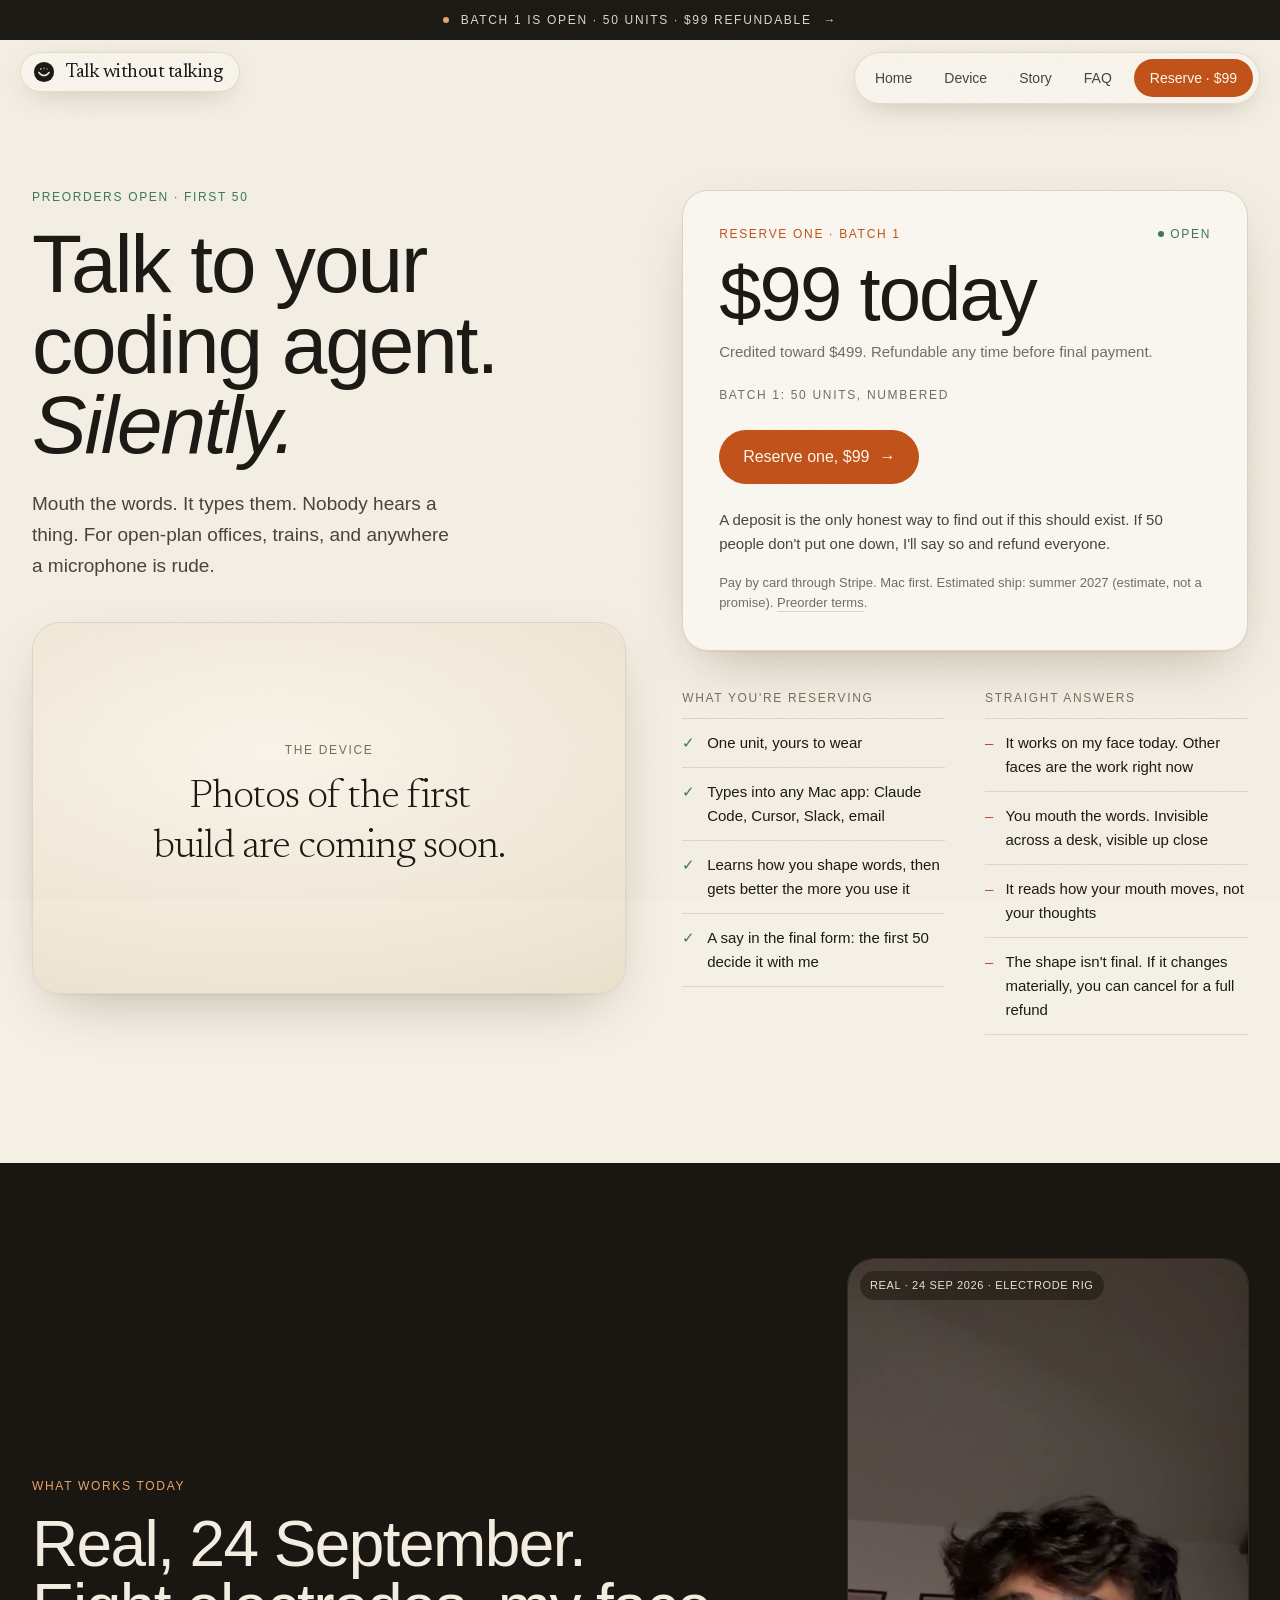
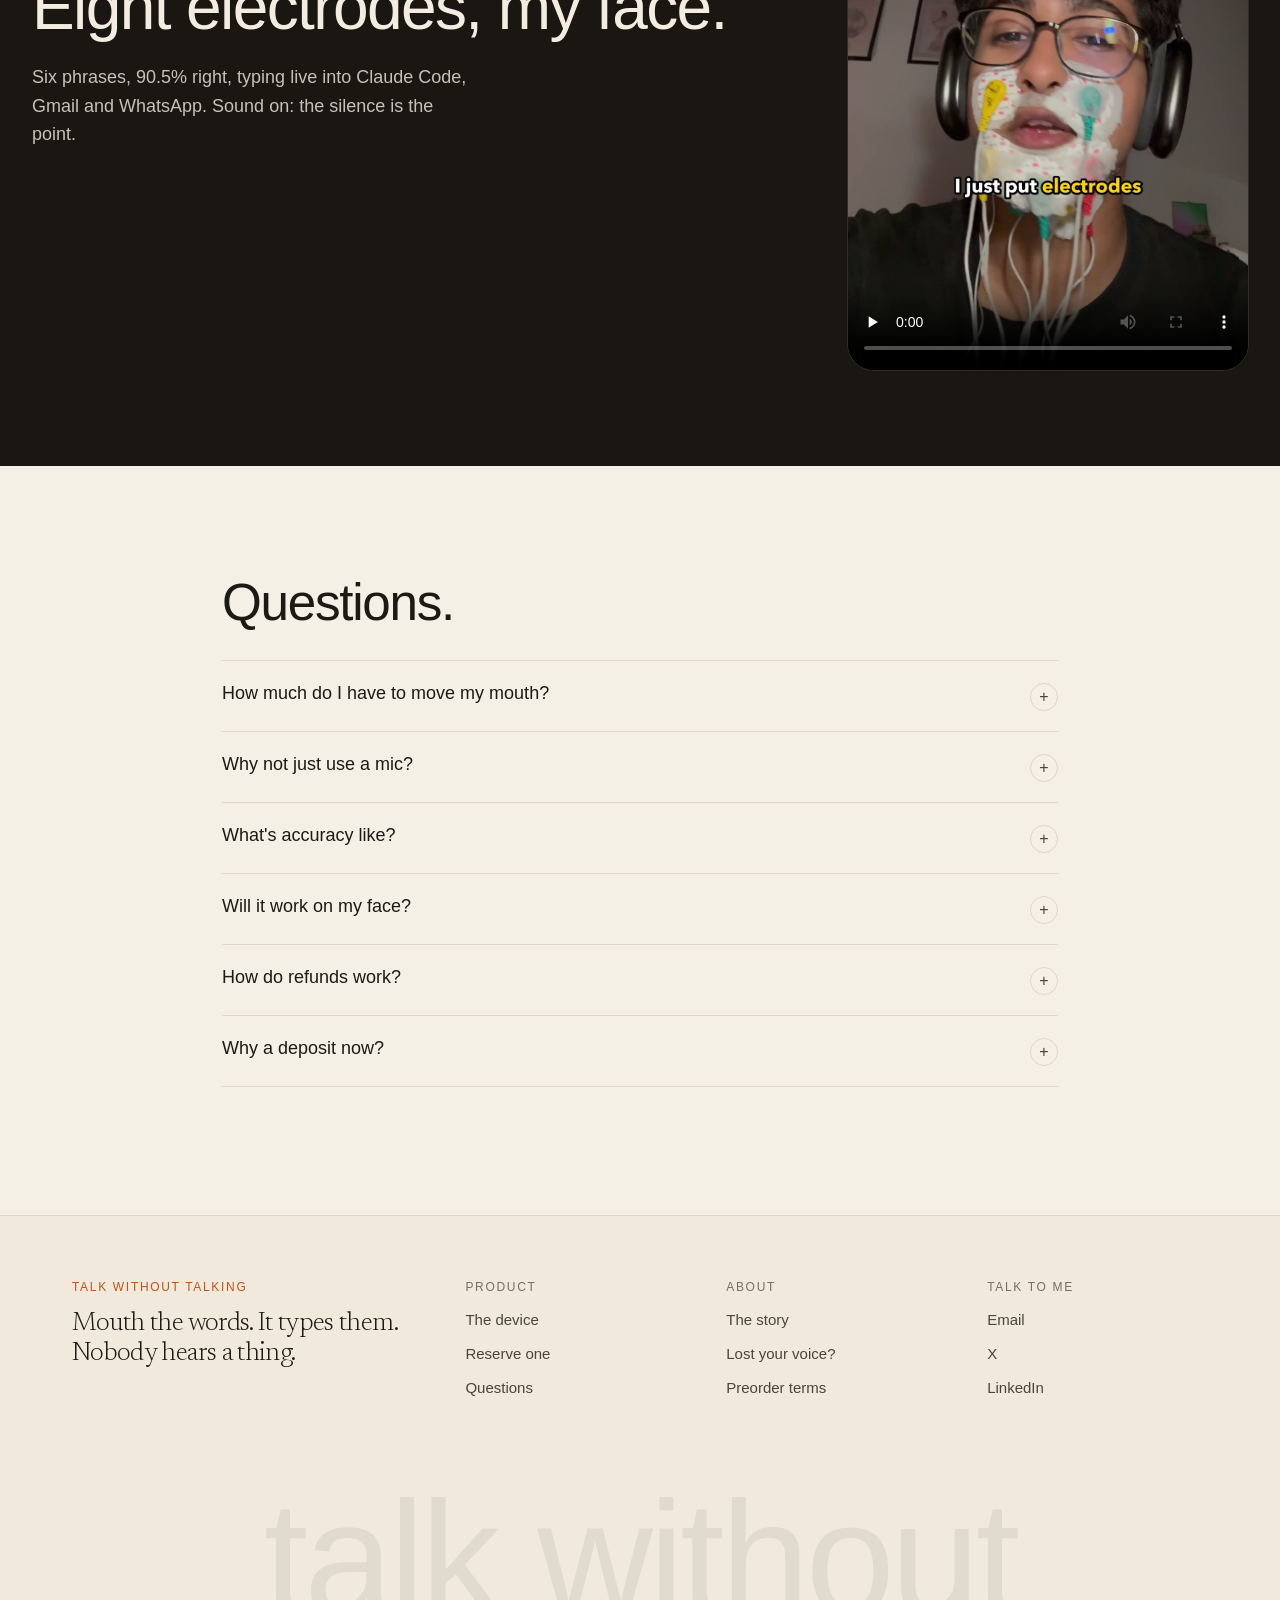
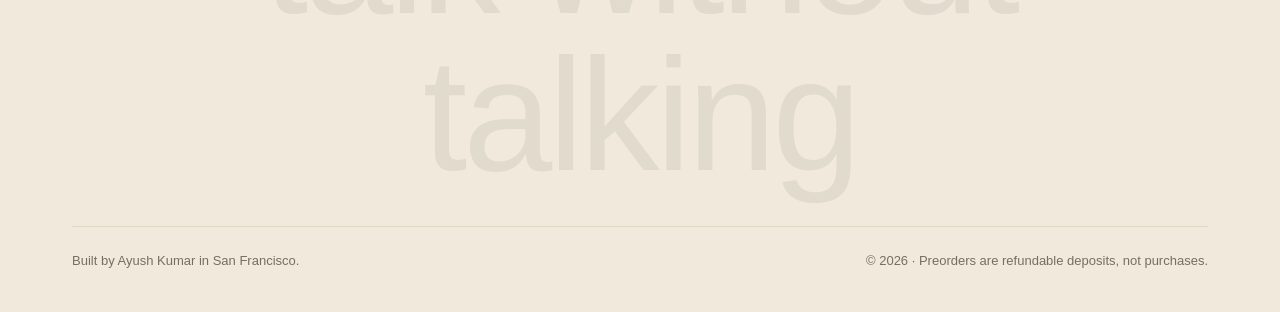
<file: reserve.html>
<!DOCTYPE html><!--8QJbOCBJzMdkUB1eUmf69--><html lang="en"><head><meta charSet="utf-8"/><meta name="viewport" content="width=device-width, initial-scale=1, viewport-fit=cover"/><link rel="preload" href="/_next/static/media/22a5144ee8d83bca-s.p.woff2" as="font" crossorigin="" type="font/woff2"/><link rel="preload" href="/_next/static/media/4b9bb515ce6d026f-s.p.woff2" as="font" crossorigin="" type="font/woff2"/><link rel="preload" href="/_next/static/media/5611c55482296524-s.p.woff2" as="font" crossorigin="" type="font/woff2"/><link rel="preload" href="/_next/static/media/7d4881bb7e1bf84d-s.p.woff2" as="font" crossorigin="" type="font/woff2"/><link rel="stylesheet" href="/_next/static/css/fd9ad25fd392b7eb.css" data-precedence="next"/><link rel="preload" as="script" fetchPriority="low" href="/_next/static/chunks/webpack-b6d9324eb99711e1.js"/><script src="/_next/static/chunks/4bd1b696-c023c6e3521b1417.js" async=""></script><script src="/_next/static/chunks/255-2005b055456c798b.js" async=""></script><script src="/_next/static/chunks/main-app-50011ccb211ea432.js" async=""></script><script src="/_next/static/chunks/619-ba102abea3e3d0e4.js" async=""></script><script src="/_next/static/chunks/app/reserve/page-914a5882eb971e2f.js" async=""></script><script src="/_next/static/chunks/app/layout-2ae14119107be344.js" async=""></script><meta name="next-size-adjust" content=""/><meta name="theme-color" content="#f5f0e6"/><title>Reserve one · Talk without talking</title><meta name="description" content="Talk to your coding agent silently. A wearable that types the words you mouth. Reserve one of the first 50 with a refundable $99 deposit."/><meta property="og:title" content="Talk to your coding agent. Silently."/><meta property="og:description" content="Reserve one of the first 50. $99 refundable deposit toward $499."/><meta property="og:url" content="https://talkwithouttalking.com/reserve.html"/><meta property="og:image" content="https://talkwithouttalking.com/og.jpg"/><meta property="og:image:width" content="1200"/><meta property="og:image:height" content="630"/><meta name="twitter:card" content="summary_large_image"/><meta name="twitter:title" content="Talk without talking"/><meta name="twitter:description" content="Mouth the words. It types them. Nobody hears a thing."/><meta name="twitter:image" content="https://talkwithouttalking.com/og.jpg"/><link rel="icon" href="/favicon.ico" type="image/x-icon" sizes="16x16"/><script src="/_next/static/chunks/polyfills-42372ed130431b0a.js" noModule=""></script></head><body class="__variable_8eaea4 __variable_8c25df __variable_d3630b antialiased"><div hidden=""><!--$--><!--/$--></div><div class="relative z-40 bg-ink text-cream"><a class="kicker flex h-10 items-center justify-center gap-3 px-4 text-center text-[11px] text-cream/90 hover:text-cream" href="/reserve"><span class="inline-block h-1.5 w-1.5 animate-pulse rounded-full bg-[#e9a46a]" aria-hidden="true"></span><span>Batch 1<!-- --> is open<span class="hidden sm:inline"> · <!-- -->50<!-- --> units</span> · $<!-- -->99<!-- --> refundable</span><span aria-hidden="true">→</span></a></div><header class="fixed inset-x-0 z-50 flex items-start justify-between gap-3 px-3 transition-[top] duration-300 sm:px-5 top-[52px]"><a class="rounded-full border border-line/80 bg-card/80 shadow-[0_8px_30px_-12px_rgba(70,45,20,.35)] backdrop-blur-xl flex items-center gap-2.5 py-2 pl-3 pr-4" aria-label="Talk without talking, home" href="/"><svg width="22" height="22" viewBox="0 0 24 24" fill="none" class="" aria-hidden="true"><circle cx="12" cy="12" r="11" fill="var(--ink)"></circle><path d="M6.5 12.5c1.6 2.3 3.5 3.4 5.5 3.4s3.9-1.1 5.5-3.4" stroke="var(--cream)" stroke-width="1.6" stroke-linecap="round"></path><circle cx="8.5" cy="8.6" r="1" fill="#e9a46a"></circle><circle cx="12" cy="8.1" r="1" fill="#e9a46a" opacity=".75"></circle><circle cx="15.5" cy="8.6" r="1" fill="#e9a46a" opacity=".5"></circle></svg><span class="whitespace-nowrap font-serif text-[17px] leading-none tracking-tight sm:text-[19px]">Talk without talking</span></a><nav class="rounded-full border border-line/80 bg-card/80 shadow-[0_8px_30px_-12px_rgba(70,45,20,.35)] backdrop-blur-xl hidden items-center gap-1 p-1.5 md:flex" aria-label="Main"><a class="rounded-full px-3.5 py-2 text-[14px] transition-colors text-ink-2 hover:text-ink" href="/">Home</a><a class="rounded-full px-3.5 py-2 text-[14px] transition-colors text-ink-2 hover:text-ink" href="/device">Device</a><a class="rounded-full px-3.5 py-2 text-[14px] transition-colors text-ink-2 hover:text-ink" href="/story">Story</a><a class="rounded-full px-3.5 py-2 text-[14px] transition-colors text-ink-2 hover:text-ink" href="/faq">FAQ</a><a class="btn-ember ml-1 !px-4 !py-2 text-[14px]" href="/reserve">Reserve · $<!-- -->99</a></nav><div class="rounded-full border border-line/80 bg-card/80 shadow-[0_8px_30px_-12px_rgba(70,45,20,.35)] backdrop-blur-xl flex items-center gap-1 p-1.5 md:hidden"><button type="button" aria-expanded="false" aria-controls="mobile-menu" class="rounded-full px-3.5 py-2 text-[14px] text-ink-2">Menu</button><a class="btn-ember !px-4 !py-2 text-[14px]" href="/reserve">$<!-- -->99</a></div></header><main><section class="mx-auto grid max-w-[1300px] gap-10 px-5 pt-[140px] sm:px-8 md:grid-cols-[1.05fr_1fr] md:items-start md:gap-14 md:pt-[150px]"><div class="md:sticky md:top-24"><div class="reveal idle "><p class="kicker mb-5 text-ok">Preorders open · first <!-- -->50</p><h1 class="display text-[clamp(48px,6.4vw,92px)]">Talk to your coding agent. <em class="italic">Silently.</em></h1><p class="mt-6 max-w-[40ch] text-[19px] leading-relaxed text-ink-2">Mouth the words. It types them. Nobody hears a thing. For open-plan offices, trains, and anywhere a microphone is rude.</p></div><div class="reveal idle mt-10 hidden md:block"><figure class="relative overflow-hidden rounded-[28px] border border-line bg-[radial-gradient(120%_90%_at_40%_35%,#fbf6ec_0%,#eee5d4_70%,#e6dac6_100%)] shadow-[var(--shadow)]"><div class="relative grid place-items-center p-10 text-center aspect-[16/10]"><div><p class="kicker mb-4 text-[11px] text-dim">The device</p><p class="mx-auto max-w-[16ch] font-serif text-[clamp(28px,3.2vw,40px)] font-light leading-tight tracking-tight">Photos of the first build are coming soon.</p></div></div></figure></div></div><div><div class="reveal idle "><div class="rounded-[26px] border border-line bg-card shadow-[var(--shadow)] p-7 sm:p-9"><div class="flex items-center justify-between gap-3"><p class="kicker text-ember">Reserve one · <!-- -->Batch 1</p><p class="kicker flex items-center gap-1.5 text-[10px] text-ok"><i class="h-1.5 w-1.5 animate-pulse rounded-full bg-ok"></i> Open</p></div><p class="display mt-4 text-[clamp(52px,7vw,76px)] tabular-nums">$<!-- -->99<!-- --> today</p><p class="mt-2 text-[15px] text-dim">Credited toward $<!-- -->499<!-- -->. Refundable any time before final payment.</p><div class="mt-6"><p class="kicker text-[11px] text-dim">Batch 1<!-- -->: <!-- -->50<!-- --> units, numbered</p></div><a href="https://buy.stripe.com/5kQfZae7I1i02nRgzldby00" class="btn-ember mt-7 w-full justify-center py-4 text-[16px] sm:w-auto">Reserve one, $<!-- -->99<!-- --> <span aria-hidden="true">→</span></a><p class="mt-6 text-[15px] leading-relaxed text-ink-2">A deposit is the only honest way to find out if this should exist. If <!-- -->50<!-- --> people don&#x27;t put one down, I&#x27;ll say so and refund everyone.</p><p class="mt-4 text-[13px] text-dim">Pay by card through Stripe. Mac first. Estimated ship: <!-- -->summer 2027 (estimate, not a promise)<!-- -->.<!-- --> <a class="underline decoration-line underline-offset-4 hover:text-ink" href="/terms">Preorder terms</a>.</p></div></div><div class="reveal idle mt-10 grid gap-10 sm:grid-cols-2"><div><p class="kicker mb-3 text-dim">What you&#x27;re reserving</p><ul class="grid border-t border-line text-[15px]"><li class="flex gap-3 border-b border-line py-3"><span class="text-ok">✓</span>One unit, yours to wear</li><li class="flex gap-3 border-b border-line py-3"><span class="text-ok">✓</span>Types into any Mac app: Claude Code, Cursor, Slack, email</li><li class="flex gap-3 border-b border-line py-3"><span class="text-ok">✓</span>Learns how you shape words, then gets better the more you use it</li><li class="flex gap-3 border-b border-line py-3"><span class="text-ok">✓</span>A say in the final form: the first 50 decide it with me</li></ul></div><div><p class="kicker mb-3 text-dim">Straight answers</p><ul class="grid border-t border-line text-[15px]"><li class="flex gap-3 border-b border-line py-3"><span class="text-no">–</span>It works on my face today. Other faces are the work right now</li><li class="flex gap-3 border-b border-line py-3"><span class="text-no">–</span>You mouth the words. Invisible across a desk, visible up close</li><li class="flex gap-3 border-b border-line py-3"><span class="text-no">–</span>It reads how your mouth moves, not your thoughts</li><li class="flex gap-3 border-b border-line py-3"><span class="text-no">–</span>The shape isn&#x27;t final. If it changes materially, you can cancel for a full refund</li></ul></div></div><div class="reveal idle mt-10 md:hidden"><figure class="relative overflow-hidden rounded-[28px] border border-line bg-[radial-gradient(120%_90%_at_40%_35%,#fbf6ec_0%,#eee5d4_70%,#e6dac6_100%)] shadow-[var(--shadow)]"><div class="relative grid place-items-center p-10 text-center aspect-[16/10]"><div><p class="kicker mb-4 text-[11px] text-dim">The device</p><p class="mx-auto max-w-[16ch] font-serif text-[clamp(28px,3.2vw,40px)] font-light leading-tight tracking-tight">Photos of the first build are coming soon.</p></div></div></figure></div></div></section><section class="mt-32 bg-night text-cream"><div class="mx-auto grid max-w-[1300px] gap-12 px-5 py-24 sm:px-8 md:grid-cols-[1fr_400px] md:items-center"><div class="reveal idle "><p class="kicker mb-5 text-[#e9a46a]">What works today</p><h2 class="display text-[clamp(40px,5vw,68px)]">Real, 24 September. Eight electrodes, my face.</h2><p class="mt-6 max-w-[44ch] text-[18px] text-cream/80">Six phrases, 90.5% right, typing live into Claude Code, Gmail and WhatsApp. Sound on: the silence is the point.</p></div><div class="reveal idle mx-auto w-full max-w-[400px]"><div class="relative aspect-[9/16] overflow-hidden rounded-[26px] bg-black ring-1 ring-cream/10"><span class="tag absolute left-3 top-3 z-10">Real · 24 Sep 2026 · electrode rig</span><video src="/demo.mp4" poster="/poster.jpg" controls="" playsInline="" preload="none" class="h-full w-full object-contain"></video></div></div></div></section><section class="mx-auto mt-28 max-w-[900px] px-5 sm:px-8"><div class="reveal idle "><h2 class="display mb-8 text-[clamp(34px,4vw,54px)]">Questions.</h2><div class="border-t border-line"><details class="group border-b border-line py-5"><summary class="flex items-start justify-between gap-6 text-[18px] leading-snug"><span>How much do I have to move my mouth?</span><span class="plus mt-0.5 grid h-7 w-7 shrink-0 place-items-center rounded-full border border-line text-[16px] text-ink-2">+</span></summary><div class="mt-3 max-w-[62ch] text-[16px] leading-relaxed text-ink-2">As little as you can while still forming the words. Someone next to you may notice your lips move; across a desk they won&#x27;t.</div></details><details class="group border-b border-line py-5"><summary class="flex items-start justify-between gap-6 text-[18px] leading-snug"><span>Why not just use a mic?</span><span class="plus mt-0.5 grid h-7 w-7 shrink-0 place-items-center rounded-full border border-line text-[16px] text-ink-2">+</span></summary><div class="mt-3 max-w-[62ch] text-[16px] leading-relaxed text-ink-2">You can, and a $30 lapel mic is quieter than your voice. This is for when quiet isn&#x27;t quiet enough: a shared desk, a train, a library, a call you don&#x27;t want overheard.</div></details><details class="group border-b border-line py-5"><summary class="flex items-start justify-between gap-6 text-[18px] leading-snug"><span>What&#x27;s accuracy like?</span><span class="plus mt-0.5 grid h-7 w-7 shrink-0 place-items-center rounded-full border border-line text-[16px] text-ink-2">+</span></summary><div class="mt-3 max-w-[62ch] text-[16px] leading-relaxed text-ink-2">It works on my face today, for a small set of command words. The electrode demo was six phrases at 90.5%. That&#x27;s a start, not a product. The first 50 units are for people who want to help close the gap, and you&#x27;ll see the real numbers as they come in.</div></details><details class="group border-b border-line py-5"><summary class="flex items-start justify-between gap-6 text-[18px] leading-snug"><span>Will it work on my face?</span><span class="plus mt-0.5 grid h-7 w-7 shrink-0 place-items-center rounded-full border border-line text-[16px] text-ink-2">+</span></summary><div class="mt-3 max-w-[62ch] text-[16px] leading-relaxed text-ink-2">I don&#x27;t know yet. That is exactly what the tests on other people are for, and I&#x27;ll publish the numbers either way. If it doesn&#x27;t work for you, you get your deposit back.</div></details><details class="group border-b border-line py-5"><summary class="flex items-start justify-between gap-6 text-[18px] leading-snug"><span>How do refunds work?</span><span class="plus mt-0.5 grid h-7 w-7 shrink-0 place-items-center rounded-full border border-line text-[16px] text-ink-2">+</span></summary><div class="mt-3 max-w-[62ch] text-[16px] leading-relaxed text-ink-2">Cancel for any reason before final payment and you get the whole deposit back, to the card you paid with, within seven business days. Reply to your Stripe receipt or email me. I never charge the balance automatically.</div></details><details class="group border-b border-line py-5"><summary class="flex items-start justify-between gap-6 text-[18px] leading-snug"><span>Why a deposit now?</span><span class="plus mt-0.5 grid h-7 w-7 shrink-0 place-items-center rounded-full border border-line text-[16px] text-ink-2">+</span></summary><div class="mt-3 max-w-[62ch] text-[16px] leading-relaxed text-ink-2">Because the only honest signal that this should exist is whether people will pay for it. If fewer than 50 people do, I&#x27;ll tell you, and refund everyone.</div></details></div></div></section></main><!--$--><!--/$--><footer class="relative mt-32 border-t border-line bg-paper-2/60"><div class="mx-auto max-w-[1200px] px-5 pb-10 pt-16 sm:px-8"><div class="grid gap-10 md:grid-cols-[1.6fr_1fr_1fr_1fr]"><div><p class="kicker mb-4 text-ember">Talk without talking</p><p class="max-w-[34ch] font-serif text-[26px] font-light leading-[1.15] tracking-tight">Mouth the words. It types them. Nobody hears a thing.</p></div><div class="flex flex-col gap-2.5 text-[15px]"><p class="kicker mb-1 text-dim">Product</p><a class="text-ink-2 hover:text-ink" href="/device">The device</a><a class="text-ink-2 hover:text-ink" href="/reserve">Reserve one</a><a class="text-ink-2 hover:text-ink" href="/faq">Questions</a></div><div class="flex flex-col gap-2.5 text-[15px]"><p class="kicker mb-1 text-dim">About</p><a class="text-ink-2 hover:text-ink" href="/story">The story</a><a class="text-ink-2 hover:text-ink" href="/voice">Lost your voice?</a><a class="text-ink-2 hover:text-ink" href="/terms">Preorder terms</a></div><div class="flex flex-col gap-2.5 text-[15px]"><p class="kicker mb-1 text-dim">Talk to me</p><a class="text-ink-2 hover:text-ink" href="mailto:ayushkumargithub@gmail.com">Email</a><a class="text-ink-2 hover:text-ink" href="https://x.com/Ayush__kmr" target="_blank" rel="noopener">X</a><a class="text-ink-2 hover:text-ink" href="https://www.linkedin.com/in/ayushkumarcode/" target="_blank" rel="noopener">LinkedIn</a></div></div><p aria-hidden="true" class="display mt-20 select-none text-center text-[clamp(52px,12.5vw,190px)] leading-[.85] text-ink/[.07]">talk without talking</p><div class="mt-8 flex flex-wrap items-baseline justify-between gap-3 border-t border-line pt-6 text-[13px] text-dim"><span>Built by <!-- -->Ayush Kumar<!-- --> in San Francisco.</span><span>© 2026 · Preorders are refundable deposits, not purchases.</span></div></div></footer><script src="/_next/static/chunks/webpack-b6d9324eb99711e1.js" id="_R_" async=""></script><script>(self.__next_f=self.__next_f||[]).push([0])</script><script>self.__next_f.push([1,"1:\"$Sreact.fragment\"\n2:I[2619,[\"619\",\"static/chunks/619-ba102abea3e3d0e4.js\",\"561\",\"static/chunks/app/reserve/page-914a5882eb971e2f.js\"],\"\"]\n3:I[7031,[\"619\",\"static/chunks/619-ba102abea3e3d0e4.js\",\"177\",\"static/chunks/app/layout-2ae14119107be344.js\"],\"default\"]\n4:I[9766,[],\"\"]\n5:I[8924,[],\"\"]\n9:I[7150,[],\"\"]\n:HL[\"/_next/static/media/22a5144ee8d83bca-s.p.woff2\",\"font\",{\"crossOrigin\":\"\",\"type\":\"font/woff2\"}]\n:HL[\"/_next/static/media/4b9bb515ce6d026f-s.p.woff2\",\"font\",{\"crossOrigin\":\"\",\"type\":\"font/woff2\"}]\n:HL[\"/_next/static/media/5611c55482296524-s.p.woff2\",\"font\",{\"crossOrigin\":\"\",\"type\":\"font/woff2\"}]\n:HL[\"/_next/static/media/7d4881bb7e1bf84d-s.p.woff2\",\"font\",{\"crossOrigin\":\"\",\"type\":\"font/woff2\"}]\n:HL[\"/_next/static/css/fd9ad25fd392b7eb.css\",\"style\"]\n"])</script><script>self.__next_f.push([1,"0:{\"P\":null,\"b\":\"8QJbOCBJzMdkUB1eUmf69\",\"p\":\"\",\"c\":[\"\",\"reserve\"],\"i\":false,\"f\":[[[\"\",{\"children\":[\"reserve\",{\"children\":[\"__PAGE__\",{}]}]},\"$undefined\",\"$undefined\",true],[\"\",[\"$\",\"$1\",\"c\",{\"children\":[[[\"$\",\"link\",\"0\",{\"rel\":\"stylesheet\",\"href\":\"/_next/static/css/fd9ad25fd392b7eb.css\",\"precedence\":\"next\",\"crossOrigin\":\"$undefined\",\"nonce\":\"$undefined\"}]],[\"$\",\"html\",null,{\"lang\":\"en\",\"children\":[\"$\",\"body\",null,{\"className\":\"__variable_8eaea4 __variable_8c25df __variable_d3630b antialiased\",\"children\":[[\"$\",\"div\",null,{\"className\":\"relative z-40 bg-ink text-cream\",\"children\":[\"$\",\"$L2\",null,{\"href\":\"/reserve\",\"className\":\"kicker flex h-10 items-center justify-center gap-3 px-4 text-center text-[11px] text-cream/90 hover:text-cream\",\"children\":[[\"$\",\"span\",null,{\"className\":\"inline-block h-1.5 w-1.5 animate-pulse rounded-full bg-[#e9a46a]\",\"aria-hidden\":true}],[\"$\",\"span\",null,{\"children\":[\"Batch 1\",\" is open\",[\"$\",\"span\",null,{\"className\":\"hidden sm:inline\",\"children\":[\" · \",50,\" units\"]}],\" · $\",99,\" refundable\"]}],[\"$\",\"span\",null,{\"aria-hidden\":true,\"children\":\"→\"}]]}]}],[\"$\",\"$L3\",null,{}],[\"$\",\"$L4\",null,{\"parallelRouterKey\":\"children\",\"error\":\"$undefined\",\"errorStyles\":\"$undefined\",\"errorScripts\":\"$undefined\",\"template\":[\"$\",\"$L5\",null,{}],\"templateStyles\":\"$undefined\",\"templateScripts\":\"$undefined\",\"notFound\":[[\"$\",\"main\",null,{\"className\":\"mx-auto grid min-h-[80svh] max-w-[900px] place-content-center px-5 text-center\",\"children\":[[\"$\",\"p\",null,{\"className\":\"kicker mb-6 text-ember\",\"children\":\"404\"}],[\"$\",\"h1\",null,{\"className\":\"display text-[clamp(52px,8vw,110px)]\",\"children\":[\"Nothing here. \",[\"$\",\"em\",null,{\"className\":\"italic\",\"children\":\"Not even a murmur.\"}]]}],[\"$\",\"div\",null,{\"className\":\"mt-10 flex justify-center\",\"children\":[\"$\",\"$L2\",null,{\"href\":\"/\",\"className\":\"btn-ink\",\"children\":\"Back home\"}]}]]}],[]],\"forbidden\":\"$undefined\",\"unauthorized\":\"$undefined\"}],[\"$\",\"footer\",null,{\"className\":\"relative mt-32 border-t border-line bg-paper-2/60\",\"children\":[\"$\",\"div\",null,{\"className\":\"mx-auto max-w-[1200px] px-5 pb-10 pt-16 sm:px-8\",\"children\":[[\"$\",\"div\",null,{\"className\":\"grid gap-10 md:grid-cols-[1.6fr_1fr_1fr_1fr]\",\"children\":[[\"$\",\"div\",null,{\"children\":[[\"$\",\"p\",null,{\"className\":\"kicker mb-4 text-ember\",\"children\":\"Talk without talking\"}],[\"$\",\"p\",null,{\"className\":\"max-w-[34ch] font-serif text-[26px] font-light leading-[1.15] tracking-tight\",\"children\":\"Mouth the words. It types them. Nobody hears a thing.\"}]]}],[\"$\",\"div\",null,{\"className\":\"flex flex-col gap-2.5 text-[15px]\",\"children\":[[\"$\",\"p\",null,{\"className\":\"kicker mb-1 text-dim\",\"children\":\"Product\"}],[\"$\",\"$L2\",null,{\"className\":\"text-ink-2 hover:text-ink\",\"href\":\"/device\",\"children\":\"The device\"}],[\"$\",\"$L2\",null,{\"className\":\"text-ink-2 hover:text-ink\",\"href\":\"/reserve\",\"children\":\"Reserve one\"}],[\"$\",\"$L2\",null,{\"className\":\"text-ink-2 hover:text-ink\",\"href\":\"/faq\",\"children\":\"Questions\"}]]}],[\"$\",\"div\",null,{\"className\":\"flex flex-col gap-2.5 text-[15px]\",\"children\":[[\"$\",\"p\",null,{\"className\":\"kicker mb-1 text-dim\",\"children\":\"About\"}],[\"$\",\"$L2\",null,{\"className\":\"text-ink-2 hover:text-ink\",\"href\":\"/story\",\"children\":\"The story\"}],[\"$\",\"$L2\",null,{\"className\":\"text-ink-2 hover:text-ink\",\"href\":\"/voice\",\"children\":\"Lost your voice?\"}],[\"$\",\"$L2\",null,{\"className\":\"text-ink-2 hover:text-ink\",\"href\":\"/terms\",\"children\":\"Preorder terms\"}]]}],[\"$\",\"div\",null,{\"className\":\"flex flex-col gap-2.5 text-[15px]\",\"children\":[[\"$\",\"p\",null,{\"className\":\"kicker mb-1 text-dim\",\"children\":\"Talk to me\"}],[\"$\",\"a\",null,{\"className\":\"text-ink-2 hover:text-ink\",\"href\":\"mailto:ayushkumargithub@gmail.com\",\"children\":\"Email\"}],[\"$\",\"a\",null,{\"className\":\"text-ink-2 hover:text-ink\",\"href\":\"https://x.com/Ayush__kmr\",\"target\":\"_blank\",\"rel\":\"noopener\",\"children\":\"X\"}],[\"$\",\"a\",null,{\"className\":\"text-ink-2 hover:text-ink\",\"href\":\"https://www.linkedin.com/in/ayushkumarcode/\",\"target\":\"_blank\",\"rel\":\"noopener\",\"children\":\"LinkedIn\"}]]}]]}],[\"$\",\"p\",null,{\"aria-hidden\":true,\"className\":\"display mt-20 select-none text-center text-[clamp(52px,12.5vw,190px)] leading-[.85] text-ink/[.07]\",\"children\":\"talk without talking\"}],[\"$\",\"div\",null,{\"className\":\"mt-8 flex flex-wrap items-baseline justify-between gap-3 border-t border-line pt-6 text-[13px] text-dim\",\"children\":[[\"$\",\"span\",null,{\"children\":[\"Built by \",\"Ayush Kumar\",\" in San Francisco.\"]}],[\"$\",\"span\",null,{\"children\":\"© 2026 · Preorders are refundable deposits, not purchases.\"}]]}]]}]}]]}]}]]}],{\"children\":[\"reserve\",[\"$\",\"$1\",\"c\",{\"children\":[null,[\"$\",\"$L4\",null,{\"parallelRouterKey\":\"children\",\"error\":\"$undefined\",\"errorStyles\":\"$undefined\",\"errorScripts\":\"$undefined\",\"template\":\"$L6\",\"templateStyles\":\"$undefined\",\"templateScripts\":\"$undefined\",\"notFound\":\"$undefined\",\"forbidden\":\"$undefined\",\"unauthorized\":\"$undefined\"}]]}],{\"children\":[\"__PAGE__\",\"$L7\",{},null,false]},null,false]},null,false],\"$L8\",false]],\"m\":\"$undefined\",\"G\":[\"$9\",[]],\"s\":false,\"S\":true}\n"])</script><script>self.__next_f.push([1,"a:I[773,[\"619\",\"static/chunks/619-ba102abea3e3d0e4.js\",\"561\",\"static/chunks/app/reserve/page-914a5882eb971e2f.js\"],\"default\"]\n12:I[4431,[],\"ViewportBoundary\"]\n14:I[4431,[],\"MetadataBoundary\"]\n15:\"$Sreact.suspense\"\n6:[\"$\",\"$L5\",null,{}]\n"])</script><script>self.__next_f.push([1,"7:[\"$\",\"$1\",\"c\",{\"children\":[[\"$\",\"main\",null,{\"children\":[[\"$\",\"section\",null,{\"className\":\"mx-auto grid max-w-[1300px] gap-10 px-5 pt-[140px] sm:px-8 md:grid-cols-[1.05fr_1fr] md:items-start md:gap-14 md:pt-[150px]\",\"children\":[[\"$\",\"div\",null,{\"className\":\"md:sticky md:top-24\",\"children\":[[\"$\",\"$La\",null,{\"children\":[[\"$\",\"p\",null,{\"className\":\"kicker mb-5 text-ok\",\"children\":[\"Preorders open · first \",50]}],[\"$\",\"h1\",null,{\"className\":\"display text-[clamp(48px,6.4vw,92px)]\",\"children\":[\"Talk to your coding agent. \",[\"$\",\"em\",null,{\"className\":\"italic\",\"children\":\"Silently.\"}]]}],[\"$\",\"p\",null,{\"className\":\"mt-6 max-w-[40ch] text-[19px] leading-relaxed text-ink-2\",\"children\":\"Mouth the words. It types them. Nobody hears a thing. For open-plan offices, trains, and anywhere a microphone is rude.\"}]]}],[\"$\",\"$La\",null,{\"delay\":0.08,\"className\":\"mt-10 hidden md:block\",\"children\":[\"$\",\"figure\",null,{\"className\":\"relative overflow-hidden rounded-[28px] border border-line bg-[radial-gradient(120%_90%_at_40%_35%,#fbf6ec_0%,#eee5d4_70%,#e6dac6_100%)] shadow-[var(--shadow)]\",\"children\":[\"$\",\"div\",null,{\"className\":\"relative grid place-items-center p-10 text-center aspect-[16/10]\",\"children\":[\"$\",\"div\",null,{\"children\":[[\"$\",\"p\",null,{\"className\":\"kicker mb-4 text-[11px] text-dim\",\"children\":\"The device\"}],[\"$\",\"p\",null,{\"className\":\"mx-auto max-w-[16ch] font-serif text-[clamp(28px,3.2vw,40px)] font-light leading-tight tracking-tight\",\"children\":\"Photos of the first build are coming soon.\"}]]}]}]}]}]]}],[\"$\",\"div\",null,{\"children\":[[\"$\",\"$La\",null,{\"delay\":0.05,\"children\":[\"$\",\"div\",null,{\"className\":\"rounded-[26px] border border-line bg-card shadow-[var(--shadow)] p-7 sm:p-9\",\"children\":[[\"$\",\"div\",null,{\"className\":\"flex items-center justify-between gap-3\",\"children\":[[\"$\",\"p\",null,{\"className\":\"kicker text-ember\",\"children\":[\"Reserve one · \",\"Batch 1\"]}],[\"$\",\"p\",null,{\"className\":\"kicker flex items-center gap-1.5 text-[10px] text-ok\",\"children\":[[\"$\",\"i\",null,{\"className\":\"h-1.5 w-1.5 animate-pulse rounded-full bg-ok\"}],\" Open\"]}]]}],[\"$\",\"p\",null,{\"className\":\"display mt-4 text-[clamp(52px,7vw,76px)] tabular-nums\",\"children\":[\"$$\",99,\" today\"]}],[\"$\",\"p\",null,{\"className\":\"mt-2 text-[15px] text-dim\",\"children\":[\"Credited toward $\",499,\". Refundable any time before final payment.\"]}],[\"$\",\"div\",null,{\"className\":\"mt-6\",\"children\":[\"$\",\"p\",null,{\"className\":\"kicker text-[11px] text-dim\",\"children\":[\"Batch 1\",\": \",50,\" units, numbered\"]}]}],[\"$\",\"a\",null,{\"href\":\"https://buy.stripe.com/5kQfZae7I1i02nRgzldby00\",\"className\":\"btn-ember mt-7 w-full justify-center py-4 text-[16px] sm:w-auto\",\"children\":[\"Reserve one, $\",99,\" \",[\"$\",\"span\",null,{\"aria-hidden\":true,\"children\":\"→\"}]]}],[\"$\",\"p\",null,{\"className\":\"mt-6 text-[15px] leading-relaxed text-ink-2\",\"children\":[\"A deposit is the only honest way to find out if this should exist. If \",50,\" people don't put one down, I'll say so and refund everyone.\"]}],[\"$\",\"p\",null,{\"className\":\"mt-4 text-[13px] text-dim\",\"children\":[\"Pay by card through Stripe. Mac first. Estimated ship: \",\"summer 2027 (estimate, not a promise)\",\".\",\" \",[\"$\",\"$L2\",null,{\"href\":\"/terms\",\"className\":\"underline decoration-line underline-offset-4 hover:text-ink\",\"children\":\"Preorder terms\"}],\".\"]}]]}]}],[\"$\",\"$La\",null,{\"delay\":0.1,\"className\":\"mt-10 grid gap-10 sm:grid-cols-2\",\"children\":[[\"$\",\"div\",null,{\"children\":[[\"$\",\"p\",null,{\"className\":\"kicker mb-3 text-dim\",\"children\":\"What you're reserving\"}],[\"$\",\"ul\",null,{\"className\":\"grid border-t border-line text-[15px]\",\"children\":[[\"$\",\"li\",\"One unit, yours to wear\",{\"className\":\"flex gap-3 border-b border-line py-3\",\"children\":[[\"$\",\"span\",null,{\"className\":\"text-ok\",\"children\":\"✓\"}],\"One unit, yours to wear\"]}],[\"$\",\"li\",\"Types into any Mac app: Claude Code, Cursor, Slack, email\",{\"className\":\"flex gap-3 border-b border-line py-3\",\"children\":[[\"$\",\"span\",null,{\"className\":\"text-ok\",\"children\":\"✓\"}],\"Types into any Mac app: Claude Code, Cursor, Slack, email\"]}],[\"$\",\"li\",\"Learns how you shape words, then gets better the more you use it\",{\"className\":\"flex gap-3 border-b border-line py-3\",\"children\":[\"$Lb\",\"Learns how you shape words, then gets better the more you use it\"]}],\"$Lc\"]}]]}],\"$Ld\"]}],\"$Le\"]}]]}],\"$Lf\",\"$L10\"]}],null,\"$L11\"]}]\n"])</script><script>self.__next_f.push([1,"8:[\"$\",\"$1\",\"h\",{\"children\":[null,[[\"$\",\"$L12\",null,{\"children\":\"$L13\"}],[\"$\",\"meta\",null,{\"name\":\"next-size-adjust\",\"content\":\"\"}]],[\"$\",\"$L14\",null,{\"children\":[\"$\",\"div\",null,{\"hidden\":true,\"children\":[\"$\",\"$15\",null,{\"fallback\":null,\"children\":\"$L16\"}]}]}]]}]\n"])</script><script>self.__next_f.push([1,"18:I[4431,[],\"OutletBoundary\"]\n1a:I[5278,[],\"AsyncMetadataOutlet\"]\nb:[\"$\",\"span\",null,{\"className\":\"text-ok\",\"children\":\"✓\"}]\nc:[\"$\",\"li\",\"A say in the final form: the first 50 decide it with me\",{\"className\":\"flex gap-3 border-b border-line py-3\",\"children\":[[\"$\",\"span\",null,{\"className\":\"text-ok\",\"children\":\"✓\"}],\"A say in the final form: the first 50 decide it with me\"]}]\n"])</script><script>self.__next_f.push([1,"d:[\"$\",\"div\",null,{\"children\":[[\"$\",\"p\",null,{\"className\":\"kicker mb-3 text-dim\",\"children\":\"Straight answers\"}],[\"$\",\"ul\",null,{\"className\":\"grid border-t border-line text-[15px]\",\"children\":[[\"$\",\"li\",\"It works on my face today. Other faces are the work right now\",{\"className\":\"flex gap-3 border-b border-line py-3\",\"children\":[[\"$\",\"span\",null,{\"className\":\"text-no\",\"children\":\"–\"}],\"It works on my face today. Other faces are the work right now\"]}],[\"$\",\"li\",\"You mouth the words. Invisible across a desk, visible up close\",{\"className\":\"flex gap-3 border-b border-line py-3\",\"children\":[[\"$\",\"span\",null,{\"className\":\"text-no\",\"children\":\"–\"}],\"You mouth the words. Invisible across a desk, visible up close\"]}],[\"$\",\"li\",\"It reads how your mouth moves, not your thoughts\",{\"className\":\"flex gap-3 border-b border-line py-3\",\"children\":[[\"$\",\"span\",null,{\"className\":\"text-no\",\"children\":\"–\"}],\"It reads how your mouth moves, not your thoughts\"]}],[\"$\",\"li\",\"The shape isn't final. If it changes materially, you can cancel for a full refund\",{\"className\":\"flex gap-3 border-b border-line py-3\",\"children\":[[\"$\",\"span\",null,{\"className\":\"text-no\",\"children\":\"–\"}],\"The shape isn't final. If it changes materially, you can cancel for a full refund\"]}]]}]]}]\n"])</script><script>self.__next_f.push([1,"e:[\"$\",\"$La\",null,{\"delay\":0.12,\"className\":\"mt-10 md:hidden\",\"children\":[\"$\",\"figure\",null,{\"className\":\"relative overflow-hidden rounded-[28px] border border-line bg-[radial-gradient(120%_90%_at_40%_35%,#fbf6ec_0%,#eee5d4_70%,#e6dac6_100%)] shadow-[var(--shadow)]\",\"children\":[\"$\",\"div\",null,{\"className\":\"relative grid place-items-center p-10 text-center aspect-[16/10]\",\"children\":[\"$\",\"div\",null,{\"children\":[[\"$\",\"p\",null,{\"className\":\"kicker mb-4 text-[11px] text-dim\",\"children\":\"The device\"}],[\"$\",\"p\",null,{\"className\":\"mx-auto max-w-[16ch] font-serif text-[clamp(28px,3.2vw,40px)] font-light leading-tight tracking-tight\",\"children\":\"Photos of the first build are coming soon.\"}]]}]}]}]}]\n"])</script><script>self.__next_f.push([1,"f:[\"$\",\"section\",null,{\"className\":\"mt-32 bg-night text-cream\",\"children\":[\"$\",\"div\",null,{\"className\":\"mx-auto grid max-w-[1300px] gap-12 px-5 py-24 sm:px-8 md:grid-cols-[1fr_400px] md:items-center\",\"children\":[[\"$\",\"$La\",null,{\"children\":[[\"$\",\"p\",null,{\"className\":\"kicker mb-5 text-[#e9a46a]\",\"children\":\"What works today\"}],[\"$\",\"h2\",null,{\"className\":\"display text-[clamp(40px,5vw,68px)]\",\"children\":\"Real, 24 September. Eight electrodes, my face.\"}],[\"$\",\"p\",null,{\"className\":\"mt-6 max-w-[44ch] text-[18px] text-cream/80\",\"children\":\"Six phrases, 90.5% right, typing live into Claude Code, Gmail and WhatsApp. Sound on: the silence is the point.\"}]]}],[\"$\",\"$La\",null,{\"delay\":0.08,\"className\":\"mx-auto w-full max-w-[400px]\",\"children\":[\"$\",\"div\",null,{\"className\":\"relative aspect-[9/16] overflow-hidden rounded-[26px] bg-black ring-1 ring-cream/10\",\"children\":[[\"$\",\"span\",null,{\"className\":\"tag absolute left-3 top-3 z-10\",\"children\":\"Real · 24 Sep 2026 · electrode rig\"}],[\"$\",\"video\",null,{\"src\":\"/demo.mp4\",\"poster\":\"/poster.jpg\",\"controls\":true,\"playsInline\":true,\"preload\":\"none\",\"className\":\"h-full w-full object-contain\"}]]}]}]]}]}]\n"])</script><script>self.__next_f.push([1,"10:[\"$\",\"section\",null,{\"className\":\"mx-auto mt-28 max-w-[900px] px-5 sm:px-8\",\"children\":[\"$\",\"$La\",null,{\"children\":[[\"$\",\"h2\",null,{\"className\":\"display mb-8 text-[clamp(34px,4vw,54px)]\",\"children\":\"Questions.\"}],[\"$\",\"div\",null,{\"className\":\"border-t border-line\",\"children\":[[\"$\",\"details\",\"How much do I have to move my mouth?\",{\"className\":\"group border-b border-line py-5\",\"children\":[[\"$\",\"summary\",null,{\"className\":\"flex items-start justify-between gap-6 text-[18px] leading-snug\",\"children\":[[\"$\",\"span\",null,{\"children\":\"How much do I have to move my mouth?\"}],[\"$\",\"span\",null,{\"className\":\"plus mt-0.5 grid h-7 w-7 shrink-0 place-items-center rounded-full border border-line text-[16px] text-ink-2\",\"children\":\"+\"}]]}],[\"$\",\"div\",null,{\"className\":\"mt-3 max-w-[62ch] text-[16px] leading-relaxed text-ink-2\",\"children\":\"As little as you can while still forming the words. Someone next to you may notice your lips move; across a desk they won't.\"}]]}],[\"$\",\"details\",\"Why not just use a mic?\",{\"className\":\"group border-b border-line py-5\",\"children\":[[\"$\",\"summary\",null,{\"className\":\"flex items-start justify-between gap-6 text-[18px] leading-snug\",\"children\":[[\"$\",\"span\",null,{\"children\":\"Why not just use a mic?\"}],[\"$\",\"span\",null,{\"className\":\"plus mt-0.5 grid h-7 w-7 shrink-0 place-items-center rounded-full border border-line text-[16px] text-ink-2\",\"children\":\"+\"}]]}],[\"$\",\"div\",null,{\"className\":\"mt-3 max-w-[62ch] text-[16px] leading-relaxed text-ink-2\",\"children\":\"You can, and a $30 lapel mic is quieter than your voice. This is for when quiet isn't quiet enough: a shared desk, a train, a library, a call you don't want overheard.\"}]]}],[\"$\",\"details\",\"What's accuracy like?\",{\"className\":\"group border-b border-line py-5\",\"children\":[[\"$\",\"summary\",null,{\"className\":\"flex items-start justify-between gap-6 text-[18px] leading-snug\",\"children\":[[\"$\",\"span\",null,{\"children\":\"What's accuracy like?\"}],[\"$\",\"span\",null,{\"className\":\"plus mt-0.5 grid h-7 w-7 shrink-0 place-items-center rounded-full border border-line text-[16px] text-ink-2\",\"children\":\"+\"}]]}],[\"$\",\"div\",null,{\"className\":\"mt-3 max-w-[62ch] text-[16px] leading-relaxed text-ink-2\",\"children\":\"It works on my face today, for a small set of command words. The electrode demo was six phrases at 90.5%. That's a start, not a product. The first 50 units are for people who want to help close the gap, and you'll see the real numbers as they come in.\"}]]}],[\"$\",\"details\",\"Will it work on my face?\",{\"className\":\"group border-b border-line py-5\",\"children\":[[\"$\",\"summary\",null,{\"className\":\"flex items-start justify-between gap-6 text-[18px] leading-snug\",\"children\":[[\"$\",\"span\",null,{\"children\":\"Will it work on my face?\"}],[\"$\",\"span\",null,{\"className\":\"plus mt-0.5 grid h-7 w-7 shrink-0 place-items-center rounded-full border border-line text-[16px] text-ink-2\",\"children\":\"+\"}]]}],[\"$\",\"div\",null,{\"className\":\"mt-3 max-w-[62ch] text-[16px] leading-relaxed text-ink-2\",\"children\":\"I don't know yet. That is exactly what the tests on other people are for, and I'll publish the numbers either way. If it doesn't work for you, you get your deposit back.\"}]]}],[\"$\",\"details\",\"How do refunds work?\",{\"className\":\"group border-b border-line py-5\",\"children\":[[\"$\",\"summary\",null,{\"className\":\"flex items-start justify-between gap-6 text-[18px] leading-snug\",\"children\":[[\"$\",\"span\",null,{\"children\":\"How do refunds work?\"}],[\"$\",\"span\",null,{\"className\":\"plus mt-0.5 grid h-7 w-7 shrink-0 place-items-center rounded-full border border-line text-[16px] text-ink-2\",\"children\":\"+\"}]]}],[\"$\",\"div\",null,{\"className\":\"mt-3 max-w-[62ch] text-[16px] leading-relaxed text-ink-2\",\"children\":\"Cancel for any reason before final payment and you get the whole deposit back, to the card you paid with, within seven business days. Reply to your Stripe receipt or email me. I never charge the balance automatically.\"}]]}],\"$L17\"]}]]}]}]\n"])</script><script>self.__next_f.push([1,"11:[\"$\",\"$L18\",null,{\"children\":[\"$L19\",[\"$\",\"$L1a\",null,{\"promise\":\"$@1b\"}]]}]\n"])</script><script>self.__next_f.push([1,"17:[\"$\",\"details\",\"Why a deposit now?\",{\"className\":\"group border-b border-line py-5\",\"children\":[[\"$\",\"summary\",null,{\"className\":\"flex items-start justify-between gap-6 text-[18px] leading-snug\",\"children\":[[\"$\",\"span\",null,{\"children\":\"Why a deposit now?\"}],[\"$\",\"span\",null,{\"className\":\"plus mt-0.5 grid h-7 w-7 shrink-0 place-items-center rounded-full border border-line text-[16px] text-ink-2\",\"children\":\"+\"}]]}],[\"$\",\"div\",null,{\"className\":\"mt-3 max-w-[62ch] text-[16px] leading-relaxed text-ink-2\",\"children\":\"Because the only honest signal that this should exist is whether people will pay for it. If fewer than 50 people do, I'll tell you, and refund everyone.\"}]]}]\n"])</script><script>self.__next_f.push([1,"13:[[\"$\",\"meta\",\"0\",{\"charSet\":\"utf-8\"}],[\"$\",\"meta\",\"1\",{\"name\":\"viewport\",\"content\":\"width=device-width, initial-scale=1, viewport-fit=cover\"}],[\"$\",\"meta\",\"2\",{\"name\":\"theme-color\",\"content\":\"#f5f0e6\"}]]\n"])</script><script>self.__next_f.push([1,"19:null\n"])</script><script>self.__next_f.push([1,"1c:I[622,[],\"IconMark\"]\n"])</script><script>self.__next_f.push([1,"1b:{\"metadata\":[[\"$\",\"title\",\"0\",{\"children\":\"Reserve one · Talk without talking\"}],[\"$\",\"meta\",\"1\",{\"name\":\"description\",\"content\":\"Talk to your coding agent silently. A wearable that types the words you mouth. Reserve one of the first 50 with a refundable $99 deposit.\"}],[\"$\",\"meta\",\"2\",{\"property\":\"og:title\",\"content\":\"Talk to your coding agent. Silently.\"}],[\"$\",\"meta\",\"3\",{\"property\":\"og:description\",\"content\":\"Reserve one of the first 50. $99 refundable deposit toward $499.\"}],[\"$\",\"meta\",\"4\",{\"property\":\"og:url\",\"content\":\"https://talkwithouttalking.com/reserve.html\"}],[\"$\",\"meta\",\"5\",{\"property\":\"og:image\",\"content\":\"https://talkwithouttalking.com/og.jpg\"}],[\"$\",\"meta\",\"6\",{\"property\":\"og:image:width\",\"content\":\"1200\"}],[\"$\",\"meta\",\"7\",{\"property\":\"og:image:height\",\"content\":\"630\"}],[\"$\",\"meta\",\"8\",{\"name\":\"twitter:card\",\"content\":\"summary_large_image\"}],[\"$\",\"meta\",\"9\",{\"name\":\"twitter:title\",\"content\":\"Talk without talking\"}],[\"$\",\"meta\",\"10\",{\"name\":\"twitter:description\",\"content\":\"Mouth the words. It types them. Nobody hears a thing.\"}],[\"$\",\"meta\",\"11\",{\"name\":\"twitter:image\",\"content\":\"https://talkwithouttalking.com/og.jpg\"}],[\"$\",\"link\",\"12\",{\"rel\":\"icon\",\"href\":\"/favicon.ico\",\"type\":\"image/x-icon\",\"sizes\":\"16x16\"}],[\"$\",\"$L1c\",\"13\",{}]],\"error\":null,\"digest\":\"$undefined\"}\n"])</script><script>self.__next_f.push([1,"16:\"$1b:metadata\"\n"])</script></body></html>
</file>
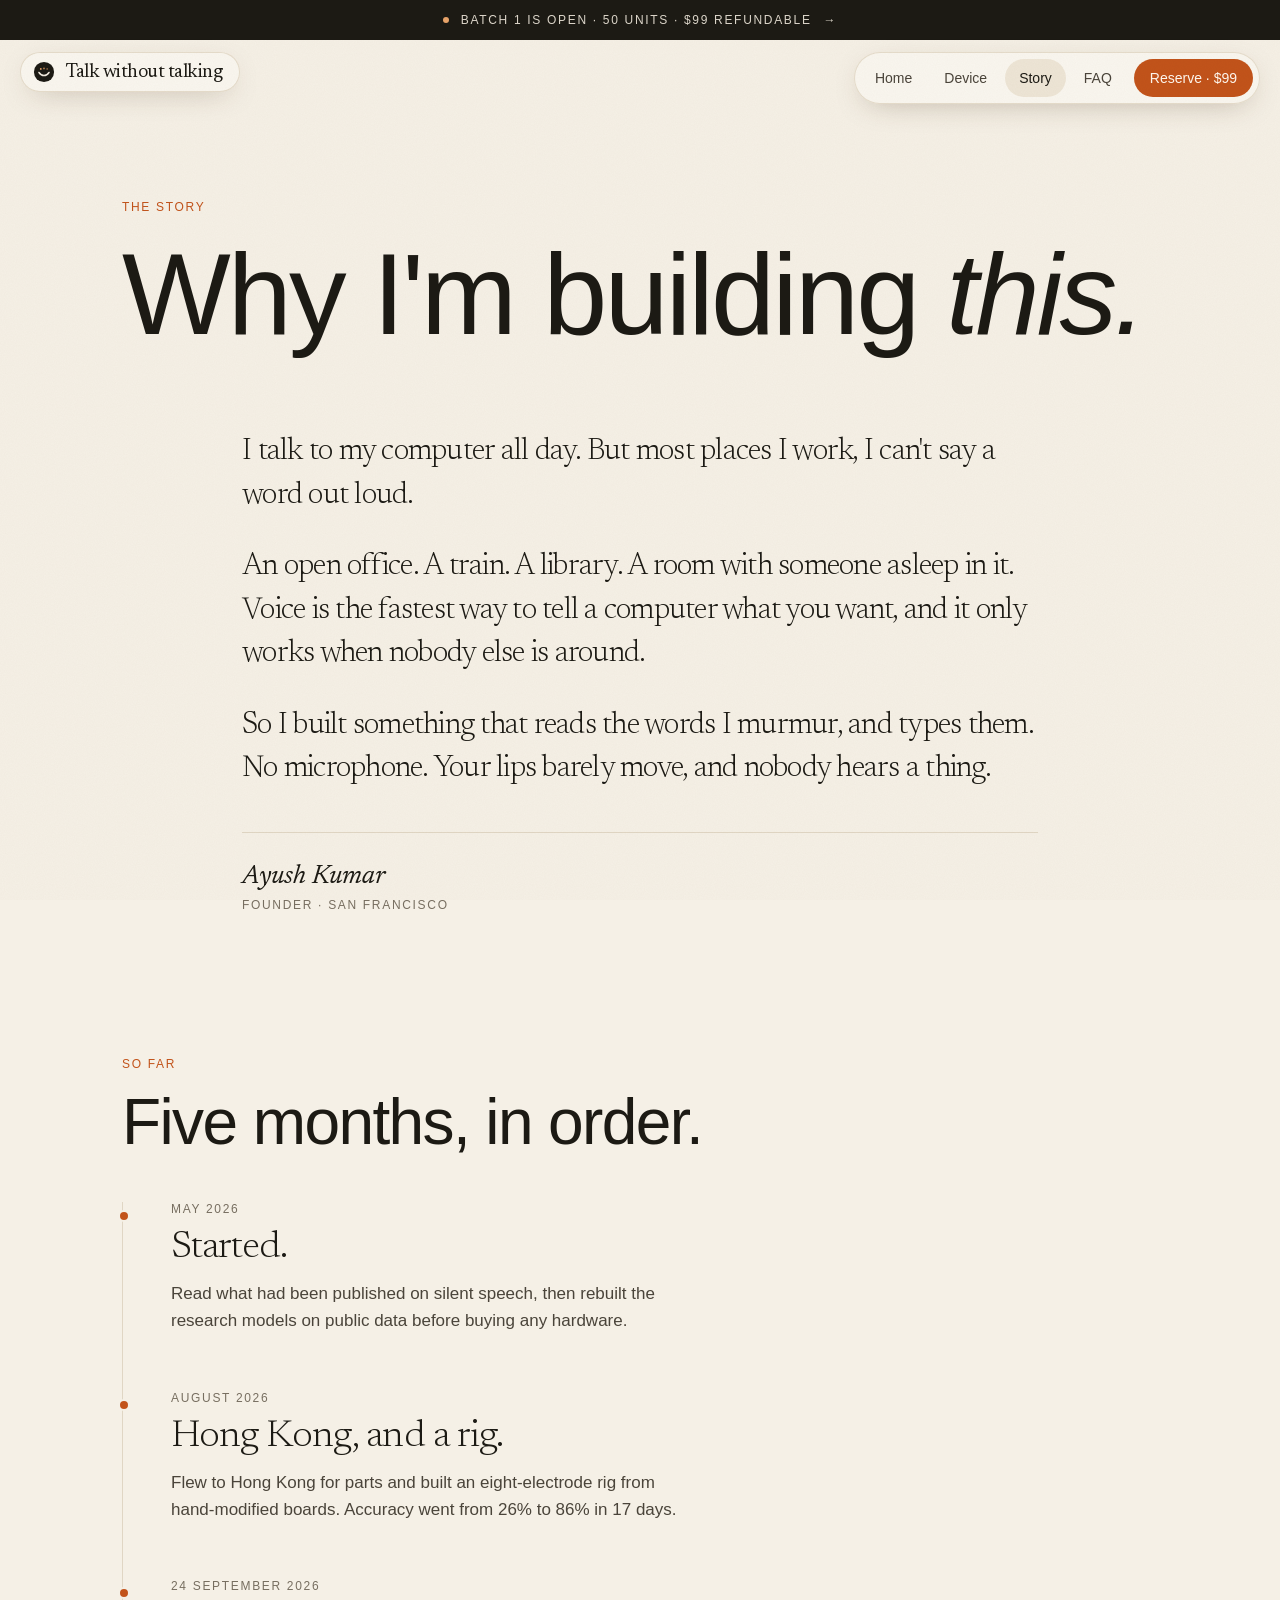
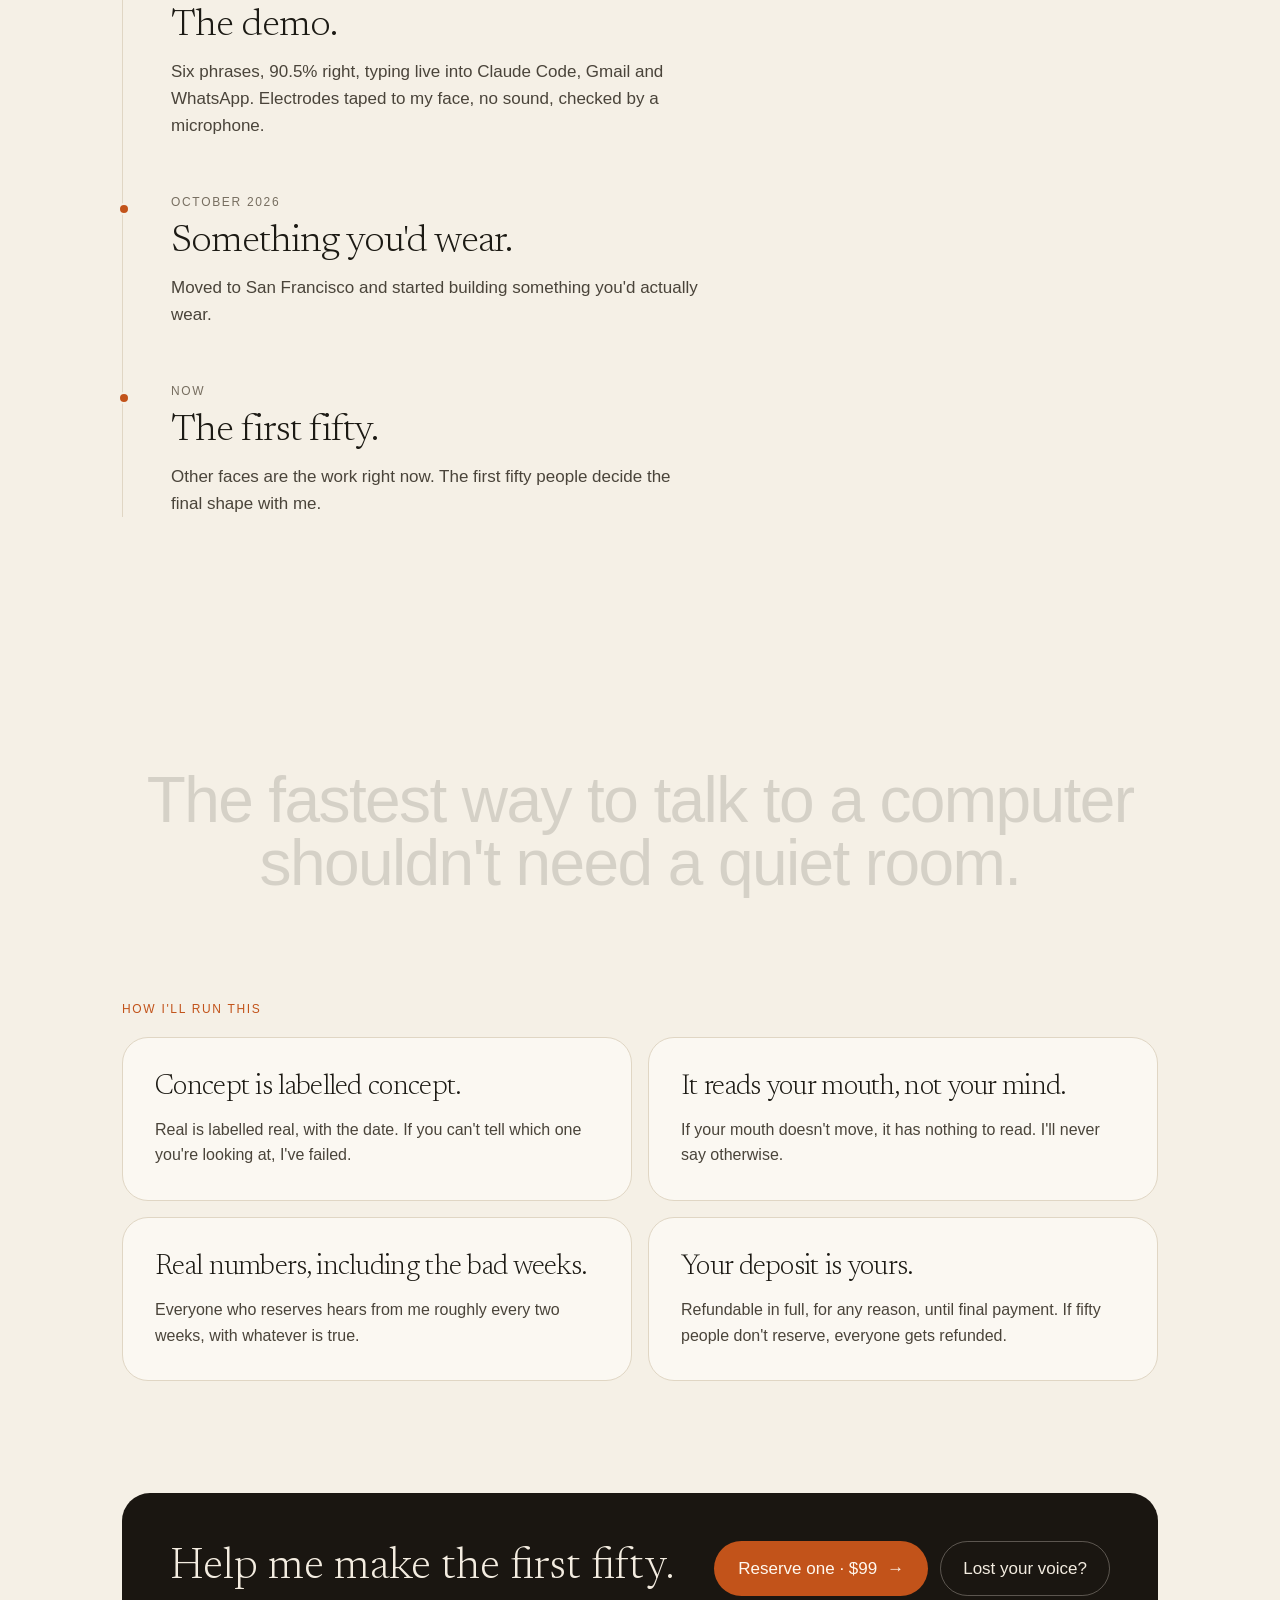
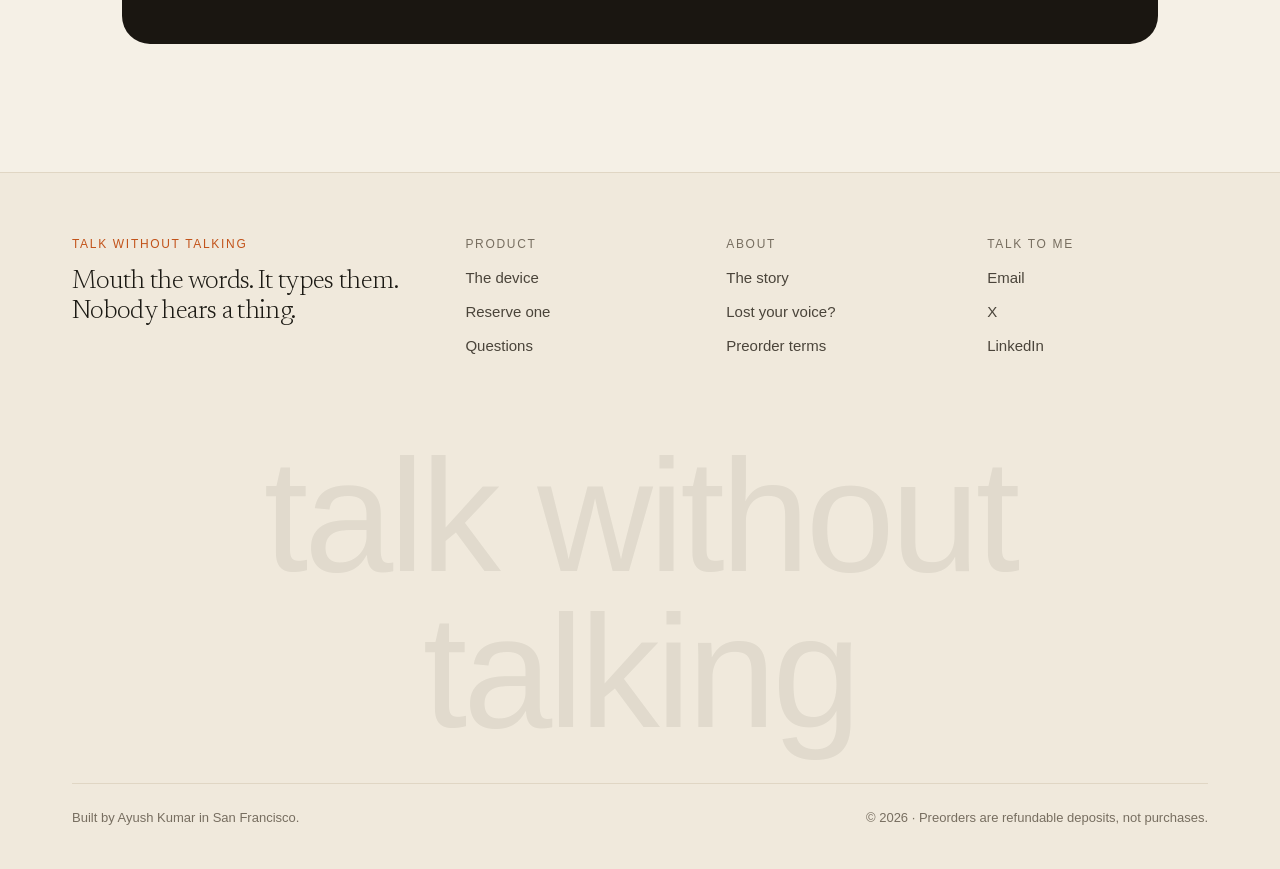
<file: story.html>
<!DOCTYPE html><!--8QJbOCBJzMdkUB1eUmf69--><html lang="en"><head><meta charSet="utf-8"/><meta name="viewport" content="width=device-width, initial-scale=1, viewport-fit=cover"/><link rel="preload" href="/_next/static/media/22a5144ee8d83bca-s.p.woff2" as="font" crossorigin="" type="font/woff2"/><link rel="preload" href="/_next/static/media/4b9bb515ce6d026f-s.p.woff2" as="font" crossorigin="" type="font/woff2"/><link rel="preload" href="/_next/static/media/5611c55482296524-s.p.woff2" as="font" crossorigin="" type="font/woff2"/><link rel="preload" href="/_next/static/media/7d4881bb7e1bf84d-s.p.woff2" as="font" crossorigin="" type="font/woff2"/><link rel="stylesheet" href="/_next/static/css/fd9ad25fd392b7eb.css" data-precedence="next"/><link rel="preload" as="script" fetchPriority="low" href="/_next/static/chunks/webpack-b6d9324eb99711e1.js"/><script src="/_next/static/chunks/4bd1b696-c023c6e3521b1417.js" async=""></script><script src="/_next/static/chunks/255-2005b055456c798b.js" async=""></script><script src="/_next/static/chunks/main-app-50011ccb211ea432.js" async=""></script><script src="/_next/static/chunks/619-ba102abea3e3d0e4.js" async=""></script><script src="/_next/static/chunks/112-462e72faadbd8d5f.js" async=""></script><script src="/_next/static/chunks/app/story/page-44af68abdb90e5b3.js" async=""></script><script src="/_next/static/chunks/app/layout-2ae14119107be344.js" async=""></script><meta name="next-size-adjust" content=""/><meta name="theme-color" content="#f5f0e6"/><title>The story · Talk without talking</title><meta name="description" content="Why I&#x27;m building a wearable that reads the words you murmur and types them."/><meta property="og:title" content="Talk without talking"/><meta property="og:description" content="Mouth the words. It types them. Nobody hears a thing."/><meta property="og:url" content="https://talkwithouttalking.com"/><meta property="og:image" content="https://talkwithouttalking.com/og.jpg"/><meta property="og:image:width" content="1200"/><meta property="og:image:height" content="630"/><meta property="og:type" content="website"/><meta name="twitter:card" content="summary_large_image"/><meta name="twitter:title" content="Talk without talking"/><meta name="twitter:description" content="Mouth the words. It types them. Nobody hears a thing."/><meta name="twitter:image" content="https://talkwithouttalking.com/og.jpg"/><link rel="icon" href="/favicon.ico" type="image/x-icon" sizes="16x16"/><script src="/_next/static/chunks/polyfills-42372ed130431b0a.js" noModule=""></script></head><body class="__variable_8eaea4 __variable_8c25df __variable_d3630b antialiased"><div hidden=""><!--$--><!--/$--></div><div class="relative z-40 bg-ink text-cream"><a class="kicker flex h-10 items-center justify-center gap-3 px-4 text-center text-[11px] text-cream/90 hover:text-cream" href="/reserve"><span class="inline-block h-1.5 w-1.5 animate-pulse rounded-full bg-[#e9a46a]" aria-hidden="true"></span><span>Batch 1<!-- --> is open<span class="hidden sm:inline"> · <!-- -->50<!-- --> units</span> · $<!-- -->99<!-- --> refundable</span><span aria-hidden="true">→</span></a></div><header class="fixed inset-x-0 z-50 flex items-start justify-between gap-3 px-3 transition-[top] duration-300 sm:px-5 top-[52px]"><a class="rounded-full border border-line/80 bg-card/80 shadow-[0_8px_30px_-12px_rgba(70,45,20,.35)] backdrop-blur-xl flex items-center gap-2.5 py-2 pl-3 pr-4" aria-label="Talk without talking, home" href="/"><svg width="22" height="22" viewBox="0 0 24 24" fill="none" class="" aria-hidden="true"><circle cx="12" cy="12" r="11" fill="var(--ink)"></circle><path d="M6.5 12.5c1.6 2.3 3.5 3.4 5.5 3.4s3.9-1.1 5.5-3.4" stroke="var(--cream)" stroke-width="1.6" stroke-linecap="round"></path><circle cx="8.5" cy="8.6" r="1" fill="#e9a46a"></circle><circle cx="12" cy="8.1" r="1" fill="#e9a46a" opacity=".75"></circle><circle cx="15.5" cy="8.6" r="1" fill="#e9a46a" opacity=".5"></circle></svg><span class="whitespace-nowrap font-serif text-[17px] leading-none tracking-tight sm:text-[19px]">Talk without talking</span></a><nav class="rounded-full border border-line/80 bg-card/80 shadow-[0_8px_30px_-12px_rgba(70,45,20,.35)] backdrop-blur-xl hidden items-center gap-1 p-1.5 md:flex" aria-label="Main"><a class="rounded-full px-3.5 py-2 text-[14px] transition-colors text-ink-2 hover:text-ink" href="/">Home</a><a class="rounded-full px-3.5 py-2 text-[14px] transition-colors text-ink-2 hover:text-ink" href="/device">Device</a><a class="rounded-full px-3.5 py-2 text-[14px] transition-colors bg-paper-2 text-ink" href="/story">Story</a><a class="rounded-full px-3.5 py-2 text-[14px] transition-colors text-ink-2 hover:text-ink" href="/faq">FAQ</a><a class="btn-ember ml-1 !px-4 !py-2 text-[14px]" href="/reserve">Reserve · $<!-- -->99</a></nav><div class="rounded-full border border-line/80 bg-card/80 shadow-[0_8px_30px_-12px_rgba(70,45,20,.35)] backdrop-blur-xl flex items-center gap-1 p-1.5 md:hidden"><button type="button" aria-expanded="false" aria-controls="mobile-menu" class="rounded-full px-3.5 py-2 text-[14px] text-ink-2">Menu</button><a class="btn-ember !px-4 !py-2 text-[14px]" href="/reserve">$<!-- -->99</a></div></header><main><section class="mx-auto max-w-[1100px] px-5 pt-[160px] sm:px-8"><div class="reveal idle "><p class="kicker mb-6 text-ember">The story</p><h1 class="display text-[clamp(56px,9vw,128px)]">Why I&#x27;m building <em class="italic">this.</em></h1></div></section><section class="mx-auto mt-20 max-w-[860px] px-5 sm:px-8"><div class="reveal idle space-y-7 font-serif text-[clamp(22px,2.4vw,30px)] font-light leading-[1.45] tracking-tight"><p>I talk to my computer all day. But most places I work, I can&#x27;t say a word out loud.</p><p>An open office. A train. A library. A room with someone asleep in it. Voice is the fastest way to tell a computer what you want, and it only works when nobody else is around.</p><p>So I built something that reads the words I murmur, and types them. No microphone. Your lips barely move, and nobody hears a thing.</p></div><div class="reveal idle mt-10 flex items-center gap-4 border-t border-line pt-6"><div><p class="font-serif text-[26px] italic">Ayush Kumar</p><p class="kicker text-[11px] text-dim">Founder · San Francisco</p></div></div></section><section class="mx-auto mt-36 max-w-[1100px] px-5 sm:px-8"><div class="reveal idle "><p class="kicker mb-5 text-ember">So far</p><h2 class="display mb-12 text-[clamp(40px,5vw,68px)]">Five months, in order.</h2></div><ol class="relative border-l border-line pl-8 sm:pl-12"><li class="reveal idle relative pb-14 last:pb-0"><span class="absolute -left-[37px] top-2 h-3 w-3 rounded-full border-2 border-paper bg-ember sm:-left-[53px]"></span><p class="kicker text-[11px] text-dim">May 2026</p><p class="mt-2 font-serif text-[clamp(28px,3vw,40px)] font-light leading-tight tracking-tight">Started.</p><p class="mt-2 max-w-[56ch] text-[17px] text-ink-2">Read what had been published on silent speech, then rebuilt the research models on public data before buying any hardware.</p></li><li class="reveal idle relative pb-14 last:pb-0"><span class="absolute -left-[37px] top-2 h-3 w-3 rounded-full border-2 border-paper bg-ember sm:-left-[53px]"></span><p class="kicker text-[11px] text-dim">August 2026</p><p class="mt-2 font-serif text-[clamp(28px,3vw,40px)] font-light leading-tight tracking-tight">Hong Kong, and a rig.</p><p class="mt-2 max-w-[56ch] text-[17px] text-ink-2">Flew to Hong Kong for parts and built an eight-electrode rig from hand-modified boards. Accuracy went from 26% to 86% in 17 days.</p></li><li class="reveal idle relative pb-14 last:pb-0"><span class="absolute -left-[37px] top-2 h-3 w-3 rounded-full border-2 border-paper bg-ember sm:-left-[53px]"></span><p class="kicker text-[11px] text-dim">24 September 2026</p><p class="mt-2 font-serif text-[clamp(28px,3vw,40px)] font-light leading-tight tracking-tight">The demo.</p><p class="mt-2 max-w-[56ch] text-[17px] text-ink-2">Six phrases, 90.5% right, typing live into Claude Code, Gmail and WhatsApp. Electrodes taped to my face, no sound, checked by a microphone.</p></li><li class="reveal idle relative pb-14 last:pb-0"><span class="absolute -left-[37px] top-2 h-3 w-3 rounded-full border-2 border-paper bg-ember sm:-left-[53px]"></span><p class="kicker text-[11px] text-dim">October 2026</p><p class="mt-2 font-serif text-[clamp(28px,3vw,40px)] font-light leading-tight tracking-tight">Something you&#x27;d wear.</p><p class="mt-2 max-w-[56ch] text-[17px] text-ink-2">Moved to San Francisco and started building something you&#x27;d actually wear.</p></li><li class="reveal idle relative pb-14 last:pb-0"><span class="absolute -left-[37px] top-2 h-3 w-3 rounded-full border-2 border-paper bg-ember sm:-left-[53px]"></span><p class="kicker text-[11px] text-dim">Now</p><p class="mt-2 font-serif text-[clamp(28px,3vw,40px)] font-light leading-tight tracking-tight">The first fifty.</p><p class="mt-2 max-w-[56ch] text-[17px] text-ink-2">Other faces are the work right now. The first fifty people decide the final shape with me.</p></li></ol></section><section class="mx-auto mt-36 max-w-[1100px] px-5 py-[12vh] text-center sm:px-8"><p class="display text-[clamp(34px,5vw,66px)] leading-[1.1]"><span class="inline" style="opacity:0.14">The<!-- --> </span><span class="inline" style="opacity:0.14">fastest<!-- --> </span><span class="inline" style="opacity:0.14">way<!-- --> </span><span class="inline" style="opacity:0.14">to<!-- --> </span><span class="inline" style="opacity:0.14">talk<!-- --> </span><span class="inline" style="opacity:0.14">to<!-- --> </span><span class="inline" style="opacity:0.14">a<!-- --> </span><span class="inline" style="opacity:0.14">computer<!-- --> </span><span class="inline" style="opacity:0.14">shouldn&#x27;t<!-- --> </span><span class="inline" style="opacity:0.14">need<!-- --> </span><span class="inline" style="opacity:0.14">a<!-- --> </span><span class="inline" style="opacity:0.14">quiet<!-- --> </span><span class="inline" style="opacity:0.14">room.<!-- --> </span></p></section><section class="mx-auto max-w-[1100px] px-5 sm:px-8"><div class="reveal idle "><p class="kicker mb-5 text-ember">How I&#x27;ll run this</p></div><div class="grid gap-4 md:grid-cols-2"><div class="reveal idle rounded-[26px] border border-line bg-card p-8"><p class="font-serif text-[28px] font-light leading-tight tracking-tight">Concept is labelled concept.</p><p class="mt-3 text-[16px] text-ink-2">Real is labelled real, with the date. If you can&#x27;t tell which one you&#x27;re looking at, I&#x27;ve failed.</p></div><div class="reveal idle rounded-[26px] border border-line bg-card p-8"><p class="font-serif text-[28px] font-light leading-tight tracking-tight">It reads your mouth, not your mind.</p><p class="mt-3 text-[16px] text-ink-2">If your mouth doesn&#x27;t move, it has nothing to read. I&#x27;ll never say otherwise.</p></div><div class="reveal idle rounded-[26px] border border-line bg-card p-8"><p class="font-serif text-[28px] font-light leading-tight tracking-tight">Real numbers, including the bad weeks.</p><p class="mt-3 text-[16px] text-ink-2">Everyone who reserves hears from me roughly every two weeks, with whatever is true.</p></div><div class="reveal idle rounded-[26px] border border-line bg-card p-8"><p class="font-serif text-[28px] font-light leading-tight tracking-tight">Your deposit is yours.</p><p class="mt-3 text-[16px] text-ink-2">Refundable in full, for any reason, until final payment. If fifty people don&#x27;t reserve, everyone gets refunded.</p></div></div></section><section class="mx-auto mt-28 max-w-[1100px] px-5 sm:px-8"><div class="reveal idle flex flex-col items-start justify-between gap-6 rounded-[28px] bg-night p-10 text-cream sm:flex-row sm:items-center sm:p-12"><p class="font-serif text-[clamp(30px,3.4vw,44px)] font-light leading-tight">Help me make the first fifty.</p><div class="flex shrink-0 flex-wrap gap-3"><a class="btn-ember" href="/reserve">Reserve one · $<!-- -->99<!-- --> <span aria-hidden="true">→</span></a><a class="btn-line text-cream" href="/voice">Lost your voice?</a></div></div></section></main><!--$--><!--/$--><footer class="relative mt-32 border-t border-line bg-paper-2/60"><div class="mx-auto max-w-[1200px] px-5 pb-10 pt-16 sm:px-8"><div class="grid gap-10 md:grid-cols-[1.6fr_1fr_1fr_1fr]"><div><p class="kicker mb-4 text-ember">Talk without talking</p><p class="max-w-[34ch] font-serif text-[26px] font-light leading-[1.15] tracking-tight">Mouth the words. It types them. Nobody hears a thing.</p></div><div class="flex flex-col gap-2.5 text-[15px]"><p class="kicker mb-1 text-dim">Product</p><a class="text-ink-2 hover:text-ink" href="/device">The device</a><a class="text-ink-2 hover:text-ink" href="/reserve">Reserve one</a><a class="text-ink-2 hover:text-ink" href="/faq">Questions</a></div><div class="flex flex-col gap-2.5 text-[15px]"><p class="kicker mb-1 text-dim">About</p><a class="text-ink-2 hover:text-ink" href="/story">The story</a><a class="text-ink-2 hover:text-ink" href="/voice">Lost your voice?</a><a class="text-ink-2 hover:text-ink" href="/terms">Preorder terms</a></div><div class="flex flex-col gap-2.5 text-[15px]"><p class="kicker mb-1 text-dim">Talk to me</p><a class="text-ink-2 hover:text-ink" href="mailto:ayushkumargithub@gmail.com">Email</a><a class="text-ink-2 hover:text-ink" href="https://x.com/Ayush__kmr" target="_blank" rel="noopener">X</a><a class="text-ink-2 hover:text-ink" href="https://www.linkedin.com/in/ayushkumarcode/" target="_blank" rel="noopener">LinkedIn</a></div></div><p aria-hidden="true" class="display mt-20 select-none text-center text-[clamp(52px,12.5vw,190px)] leading-[.85] text-ink/[.07]">talk without talking</p><div class="mt-8 flex flex-wrap items-baseline justify-between gap-3 border-t border-line pt-6 text-[13px] text-dim"><span>Built by <!-- -->Ayush Kumar<!-- --> in San Francisco.</span><span>© 2026 · Preorders are refundable deposits, not purchases.</span></div></div></footer><script src="/_next/static/chunks/webpack-b6d9324eb99711e1.js" id="_R_" async=""></script><script>(self.__next_f=self.__next_f||[]).push([0])</script><script>self.__next_f.push([1,"1:\"$Sreact.fragment\"\n2:I[2619,[\"619\",\"static/chunks/619-ba102abea3e3d0e4.js\",\"112\",\"static/chunks/112-462e72faadbd8d5f.js\",\"240\",\"static/chunks/app/story/page-44af68abdb90e5b3.js\"],\"\"]\n3:I[7031,[\"619\",\"static/chunks/619-ba102abea3e3d0e4.js\",\"177\",\"static/chunks/app/layout-2ae14119107be344.js\"],\"default\"]\n4:I[9766,[],\"\"]\n5:I[8924,[],\"\"]\n9:I[7150,[],\"\"]\n:HL[\"/_next/static/media/22a5144ee8d83bca-s.p.woff2\",\"font\",{\"crossOrigin\":\"\",\"type\":\"font/woff2\"}]\n:HL[\"/_next/static/media/4b9bb515ce6d026f-s.p.woff2\",\"font\",{\"crossOrigin\":\"\",\"type\":\"font/woff2\"}]\n:HL[\"/_next/static/media/5611c55482296524-s.p.woff2\",\"font\",{\"crossOrigin\":\"\",\"type\":\"font/woff2\"}]\n:HL[\"/_next/static/media/7d4881bb7e1bf84d-s.p.woff2\",\"font\",{\"crossOrigin\":\"\",\"type\":\"font/woff2\"}]\n:HL[\"/_next/static/css/fd9ad25fd392b7eb.css\",\"style\"]\n"])</script><script>self.__next_f.push([1,"0:{\"P\":null,\"b\":\"8QJbOCBJzMdkUB1eUmf69\",\"p\":\"\",\"c\":[\"\",\"story\"],\"i\":false,\"f\":[[[\"\",{\"children\":[\"story\",{\"children\":[\"__PAGE__\",{}]}]},\"$undefined\",\"$undefined\",true],[\"\",[\"$\",\"$1\",\"c\",{\"children\":[[[\"$\",\"link\",\"0\",{\"rel\":\"stylesheet\",\"href\":\"/_next/static/css/fd9ad25fd392b7eb.css\",\"precedence\":\"next\",\"crossOrigin\":\"$undefined\",\"nonce\":\"$undefined\"}]],[\"$\",\"html\",null,{\"lang\":\"en\",\"children\":[\"$\",\"body\",null,{\"className\":\"__variable_8eaea4 __variable_8c25df __variable_d3630b antialiased\",\"children\":[[\"$\",\"div\",null,{\"className\":\"relative z-40 bg-ink text-cream\",\"children\":[\"$\",\"$L2\",null,{\"href\":\"/reserve\",\"className\":\"kicker flex h-10 items-center justify-center gap-3 px-4 text-center text-[11px] text-cream/90 hover:text-cream\",\"children\":[[\"$\",\"span\",null,{\"className\":\"inline-block h-1.5 w-1.5 animate-pulse rounded-full bg-[#e9a46a]\",\"aria-hidden\":true}],[\"$\",\"span\",null,{\"children\":[\"Batch 1\",\" is open\",[\"$\",\"span\",null,{\"className\":\"hidden sm:inline\",\"children\":[\" · \",50,\" units\"]}],\" · $\",99,\" refundable\"]}],[\"$\",\"span\",null,{\"aria-hidden\":true,\"children\":\"→\"}]]}]}],[\"$\",\"$L3\",null,{}],[\"$\",\"$L4\",null,{\"parallelRouterKey\":\"children\",\"error\":\"$undefined\",\"errorStyles\":\"$undefined\",\"errorScripts\":\"$undefined\",\"template\":[\"$\",\"$L5\",null,{}],\"templateStyles\":\"$undefined\",\"templateScripts\":\"$undefined\",\"notFound\":[[\"$\",\"main\",null,{\"className\":\"mx-auto grid min-h-[80svh] max-w-[900px] place-content-center px-5 text-center\",\"children\":[[\"$\",\"p\",null,{\"className\":\"kicker mb-6 text-ember\",\"children\":\"404\"}],[\"$\",\"h1\",null,{\"className\":\"display text-[clamp(52px,8vw,110px)]\",\"children\":[\"Nothing here. \",[\"$\",\"em\",null,{\"className\":\"italic\",\"children\":\"Not even a murmur.\"}]]}],[\"$\",\"div\",null,{\"className\":\"mt-10 flex justify-center\",\"children\":[\"$\",\"$L2\",null,{\"href\":\"/\",\"className\":\"btn-ink\",\"children\":\"Back home\"}]}]]}],[]],\"forbidden\":\"$undefined\",\"unauthorized\":\"$undefined\"}],[\"$\",\"footer\",null,{\"className\":\"relative mt-32 border-t border-line bg-paper-2/60\",\"children\":[\"$\",\"div\",null,{\"className\":\"mx-auto max-w-[1200px] px-5 pb-10 pt-16 sm:px-8\",\"children\":[[\"$\",\"div\",null,{\"className\":\"grid gap-10 md:grid-cols-[1.6fr_1fr_1fr_1fr]\",\"children\":[[\"$\",\"div\",null,{\"children\":[[\"$\",\"p\",null,{\"className\":\"kicker mb-4 text-ember\",\"children\":\"Talk without talking\"}],[\"$\",\"p\",null,{\"className\":\"max-w-[34ch] font-serif text-[26px] font-light leading-[1.15] tracking-tight\",\"children\":\"Mouth the words. It types them. Nobody hears a thing.\"}]]}],[\"$\",\"div\",null,{\"className\":\"flex flex-col gap-2.5 text-[15px]\",\"children\":[[\"$\",\"p\",null,{\"className\":\"kicker mb-1 text-dim\",\"children\":\"Product\"}],[\"$\",\"$L2\",null,{\"className\":\"text-ink-2 hover:text-ink\",\"href\":\"/device\",\"children\":\"The device\"}],[\"$\",\"$L2\",null,{\"className\":\"text-ink-2 hover:text-ink\",\"href\":\"/reserve\",\"children\":\"Reserve one\"}],[\"$\",\"$L2\",null,{\"className\":\"text-ink-2 hover:text-ink\",\"href\":\"/faq\",\"children\":\"Questions\"}]]}],[\"$\",\"div\",null,{\"className\":\"flex flex-col gap-2.5 text-[15px]\",\"children\":[[\"$\",\"p\",null,{\"className\":\"kicker mb-1 text-dim\",\"children\":\"About\"}],[\"$\",\"$L2\",null,{\"className\":\"text-ink-2 hover:text-ink\",\"href\":\"/story\",\"children\":\"The story\"}],[\"$\",\"$L2\",null,{\"className\":\"text-ink-2 hover:text-ink\",\"href\":\"/voice\",\"children\":\"Lost your voice?\"}],[\"$\",\"$L2\",null,{\"className\":\"text-ink-2 hover:text-ink\",\"href\":\"/terms\",\"children\":\"Preorder terms\"}]]}],[\"$\",\"div\",null,{\"className\":\"flex flex-col gap-2.5 text-[15px]\",\"children\":[[\"$\",\"p\",null,{\"className\":\"kicker mb-1 text-dim\",\"children\":\"Talk to me\"}],[\"$\",\"a\",null,{\"className\":\"text-ink-2 hover:text-ink\",\"href\":\"mailto:ayushkumargithub@gmail.com\",\"children\":\"Email\"}],[\"$\",\"a\",null,{\"className\":\"text-ink-2 hover:text-ink\",\"href\":\"https://x.com/Ayush__kmr\",\"target\":\"_blank\",\"rel\":\"noopener\",\"children\":\"X\"}],[\"$\",\"a\",null,{\"className\":\"text-ink-2 hover:text-ink\",\"href\":\"https://www.linkedin.com/in/ayushkumarcode/\",\"target\":\"_blank\",\"rel\":\"noopener\",\"children\":\"LinkedIn\"}]]}]]}],[\"$\",\"p\",null,{\"aria-hidden\":true,\"className\":\"display mt-20 select-none text-center text-[clamp(52px,12.5vw,190px)] leading-[.85] text-ink/[.07]\",\"children\":\"talk without talking\"}],[\"$\",\"div\",null,{\"className\":\"mt-8 flex flex-wrap items-baseline justify-between gap-3 border-t border-line pt-6 text-[13px] text-dim\",\"children\":[[\"$\",\"span\",null,{\"children\":[\"Built by \",\"Ayush Kumar\",\" in San Francisco.\"]}],[\"$\",\"span\",null,{\"children\":\"© 2026 · Preorders are refundable deposits, not purchases.\"}]]}]]}]}]]}]}]]}],{\"children\":[\"story\",[\"$\",\"$1\",\"c\",{\"children\":[null,[\"$\",\"$L4\",null,{\"parallelRouterKey\":\"children\",\"error\":\"$undefined\",\"errorStyles\":\"$undefined\",\"errorScripts\":\"$undefined\",\"template\":\"$L6\",\"templateStyles\":\"$undefined\",\"templateScripts\":\"$undefined\",\"notFound\":\"$undefined\",\"forbidden\":\"$undefined\",\"unauthorized\":\"$undefined\"}]]}],{\"children\":[\"__PAGE__\",\"$L7\",{},null,false]},null,false]},null,false],\"$L8\",false]],\"m\":\"$undefined\",\"G\":[\"$9\",[]],\"s\":false,\"S\":true}\n"])</script><script>self.__next_f.push([1,"a:I[773,[\"619\",\"static/chunks/619-ba102abea3e3d0e4.js\",\"112\",\"static/chunks/112-462e72faadbd8d5f.js\",\"240\",\"static/chunks/app/story/page-44af68abdb90e5b3.js\"],\"default\"]\n13:I[4431,[],\"ViewportBoundary\"]\n15:I[4431,[],\"MetadataBoundary\"]\n16:\"$Sreact.suspense\"\n6:[\"$\",\"$L5\",null,{}]\n"])</script><script>self.__next_f.push([1,"7:[\"$\",\"$1\",\"c\",{\"children\":[[\"$\",\"main\",null,{\"children\":[[\"$\",\"section\",null,{\"className\":\"mx-auto max-w-[1100px] px-5 pt-[160px] sm:px-8\",\"children\":[\"$\",\"$La\",null,{\"children\":[[\"$\",\"p\",null,{\"className\":\"kicker mb-6 text-ember\",\"children\":\"The story\"}],[\"$\",\"h1\",null,{\"className\":\"display text-[clamp(56px,9vw,128px)]\",\"children\":[\"Why I'm building \",[\"$\",\"em\",null,{\"className\":\"italic\",\"children\":\"this.\"}]]}]]}]}],[\"$\",\"section\",null,{\"className\":\"mx-auto mt-20 max-w-[860px] px-5 sm:px-8\",\"children\":[[\"$\",\"$La\",null,{\"className\":\"space-y-7 font-serif text-[clamp(22px,2.4vw,30px)] font-light leading-[1.45] tracking-tight\",\"children\":[[\"$\",\"p\",null,{\"children\":\"I talk to my computer all day. But most places I work, I can't say a word out loud.\"}],[\"$\",\"p\",null,{\"children\":\"An open office. A train. A library. A room with someone asleep in it. Voice is the fastest way to tell a computer what you want, and it only works when nobody else is around.\"}],[\"$\",\"p\",null,{\"children\":\"So I built something that reads the words I murmur, and types them. No microphone. Your lips barely move, and nobody hears a thing.\"}]]}],[\"$\",\"$La\",null,{\"className\":\"mt-10 flex items-center gap-4 border-t border-line pt-6\",\"children\":[\"$\",\"div\",null,{\"children\":[[\"$\",\"p\",null,{\"className\":\"font-serif text-[26px] italic\",\"children\":\"Ayush Kumar\"}],[\"$\",\"p\",null,{\"className\":\"kicker text-[11px] text-dim\",\"children\":\"Founder · San Francisco\"}]]}]}]]}],[\"$\",\"section\",null,{\"className\":\"mx-auto mt-36 max-w-[1100px] px-5 sm:px-8\",\"children\":[[\"$\",\"$La\",null,{\"children\":[[\"$\",\"p\",null,{\"className\":\"kicker mb-5 text-ember\",\"children\":\"So far\"}],[\"$\",\"h2\",null,{\"className\":\"display mb-12 text-[clamp(40px,5vw,68px)]\",\"children\":\"Five months, in order.\"}]]}],[\"$\",\"ol\",null,{\"className\":\"relative border-l border-line pl-8 sm:pl-12\",\"children\":[[\"$\",\"$La\",\"May 2026\",{\"as\":\"li\",\"delay\":0,\"className\":\"relative pb-14 last:pb-0\",\"children\":[[\"$\",\"span\",null,{\"className\":\"absolute -left-[37px] top-2 h-3 w-3 rounded-full border-2 border-paper bg-ember sm:-left-[53px]\"}],[\"$\",\"p\",null,{\"className\":\"kicker text-[11px] text-dim\",\"children\":\"May 2026\"}],[\"$\",\"p\",null,{\"className\":\"mt-2 font-serif text-[clamp(28px,3vw,40px)] font-light leading-tight tracking-tight\",\"children\":\"Started.\"}],[\"$\",\"p\",null,{\"className\":\"mt-2 max-w-[56ch] text-[17px] text-ink-2\",\"children\":\"Read what had been published on silent speech, then rebuilt the research models on public data before buying any hardware.\"}]]}],[\"$\",\"$La\",\"August 2026\",{\"as\":\"li\",\"delay\":0.04,\"className\":\"relative pb-14 last:pb-0\",\"children\":[[\"$\",\"span\",null,{\"className\":\"absolute -left-[37px] top-2 h-3 w-3 rounded-full border-2 border-paper bg-ember sm:-left-[53px]\"}],[\"$\",\"p\",null,{\"className\":\"kicker text-[11px] text-dim\",\"children\":\"August 2026\"}],[\"$\",\"p\",null,{\"className\":\"mt-2 font-serif text-[clamp(28px,3vw,40px)] font-light leading-tight tracking-tight\",\"children\":\"Hong Kong, and a rig.\"}],[\"$\",\"p\",null,{\"className\":\"mt-2 max-w-[56ch] text-[17px] text-ink-2\",\"children\":\"Flew to Hong Kong for parts and built an eight-electrode rig from hand-modified boards. Accuracy went from 26% to 86% in 17 days.\"}]]}],[\"$\",\"$La\",\"24 September 2026\",{\"as\":\"li\",\"delay\":0.08,\"className\":\"relative pb-14 last:pb-0\",\"children\":[[\"$\",\"span\",null,{\"className\":\"absolute -left-[37px] top-2 h-3 w-3 rounded-full border-2 border-paper bg-ember sm:-left-[53px]\"}],[\"$\",\"p\",null,{\"className\":\"kicker text-[11px] text-dim\",\"children\":\"24 September 2026\"}],[\"$\",\"p\",null,{\"className\":\"mt-2 font-serif text-[clamp(28px,3vw,40px)] font-light leading-tight tracking-tight\",\"children\":\"The demo.\"}],[\"$\",\"p\",null,{\"className\":\"mt-2 max-w-[56ch] text-[17px] text-ink-2\",\"children\":\"Six phrases, 90.5% right, typing live into Claude Code, Gmail and WhatsApp. Electrodes taped to my face, no sound, checked by a microphone.\"}]]}],[\"$\",\"$La\",\"October 2026\",{\"as\":\"li\",\"delay\":0.12,\"className\":\"relative pb-14 last:pb-0\",\"children\":[[\"$\",\"span\",null,{\"className\":\"absolute -left-[37px] top-2 h-3 w-3 rounded-full border-2 border-paper bg-ember sm:-left-[53px]\"}],\"$Lb\",\"$Lc\",\"$Ld\"]}],\"$Le\"]}]]}],\"$Lf\",\"$L10\",\"$L11\"]}],null,\"$L12\"]}]\n"])</script><script>self.__next_f.push([1,"8:[\"$\",\"$1\",\"h\",{\"children\":[null,[[\"$\",\"$L13\",null,{\"children\":\"$L14\"}],[\"$\",\"meta\",null,{\"name\":\"next-size-adjust\",\"content\":\"\"}]],[\"$\",\"$L15\",null,{\"children\":[\"$\",\"div\",null,{\"hidden\":true,\"children\":[\"$\",\"$16\",null,{\"fallback\":null,\"children\":\"$L17\"}]}]}]]}]\n"])</script><script>self.__next_f.push([1,"18:I[2813,[\"619\",\"static/chunks/619-ba102abea3e3d0e4.js\",\"112\",\"static/chunks/112-462e72faadbd8d5f.js\",\"240\",\"static/chunks/app/story/page-44af68abdb90e5b3.js\"],\"default\"]\n19:I[4431,[],\"OutletBoundary\"]\n1b:I[5278,[],\"AsyncMetadataOutlet\"]\nb:[\"$\",\"p\",null,{\"className\":\"kicker text-[11px] text-dim\",\"children\":\"October 2026\"}]\nc:[\"$\",\"p\",null,{\"className\":\"mt-2 font-serif text-[clamp(28px,3vw,40px)] font-light leading-tight tracking-tight\",\"children\":\"Something you'd wear.\"}]\nd:[\"$\",\"p\",null,{\"className\":\"mt-2 max-w-[56ch] text-[17px] text-ink-2\",\"children\":\"Moved to San Francisco and started building something you'd actually wear.\"}]\ne:[\"$\",\"$La\",\"Now\",{\"as\":\"li\",\"delay\":0.16,\"className\":\"relative pb-14 last:pb-0\",\"children\":[[\"$\",\"span\",null,{\"className\":\"absolute -left-[37px] top-2 h-3 w-3 rounded-full border-2 border-paper bg-ember sm:-left-[53px]\"}],[\"$\",\"p\",null,{\"className\":\"kicker text-[11px] text-dim\",\"children\":\"Now\"}],[\"$\",\"p\",null,{\"className\":\"mt-2 font-serif text-[clamp(28px,3vw,40px)] font-light leading-tight tracking-tight\",\"children\":\"The first fifty.\"}],[\"$\",\"p\",null,{\"className\":\"mt-2 max-w-[56ch] text-[17px] text-ink-2\",\"children\":\"Other faces are the work right now. The first fifty people decide the final shape with me.\"}]]}]\nf:[\"$\",\"section\",null,{\"className\":\"mx-auto mt-36 max-w-[1100px] px-5 py-[12vh] text-center sm:px-8\",\"children\":[\"$\",\"$L18\",null,{\"className\":\"display text-[clamp(34px,5vw,66px)] leading-[1.1]\",\"text\":\"The fastest way to talk to a computer shouldn't need a quiet room.\"}]}]\n"])</script><script>self.__next_f.push([1,"10:[\"$\",\"section\",null,{\"className\":\"mx-auto max-w-[1100px] px-5 sm:px-8\",\"children\":[[\"$\",\"$La\",null,{\"children\":[\"$\",\"p\",null,{\"className\":\"kicker mb-5 text-ember\",\"children\":\"How I'll run this\"}]}],[\"$\",\"div\",null,{\"className\":\"grid gap-4 md:grid-cols-2\",\"children\":[[\"$\",\"$La\",\"Concept is labelled concept.\",{\"delay\":0,\"className\":\"rounded-[26px] border border-line bg-card p-8\",\"children\":[[\"$\",\"p\",null,{\"className\":\"font-serif text-[28px] font-light leading-tight tracking-tight\",\"children\":\"Concept is labelled concept.\"}],[\"$\",\"p\",null,{\"className\":\"mt-3 text-[16px] text-ink-2\",\"children\":\"Real is labelled real, with the date. If you can't tell which one you're looking at, I've failed.\"}]]}],[\"$\",\"$La\",\"It reads your mouth, not your mind.\",{\"delay\":0.05,\"className\":\"rounded-[26px] border border-line bg-card p-8\",\"children\":[[\"$\",\"p\",null,{\"className\":\"font-serif text-[28px] font-light leading-tight tracking-tight\",\"children\":\"It reads your mouth, not your mind.\"}],[\"$\",\"p\",null,{\"className\":\"mt-3 text-[16px] text-ink-2\",\"children\":\"If your mouth doesn't move, it has nothing to read. I'll never say otherwise.\"}]]}],[\"$\",\"$La\",\"Real numbers, including the bad weeks.\",{\"delay\":0.1,\"className\":\"rounded-[26px] border border-line bg-card p-8\",\"children\":[[\"$\",\"p\",null,{\"className\":\"font-serif text-[28px] font-light leading-tight tracking-tight\",\"children\":\"Real numbers, including the bad weeks.\"}],[\"$\",\"p\",null,{\"className\":\"mt-3 text-[16px] text-ink-2\",\"children\":\"Everyone who reserves hears from me roughly every two weeks, with whatever is true.\"}]]}],[\"$\",\"$La\",\"Your deposit is yours.\",{\"delay\":0.15000000000000002,\"className\":\"rounded-[26px] border border-line bg-card p-8\",\"children\":[[\"$\",\"p\",null,{\"className\":\"font-serif text-[28px] font-light leading-tight tracking-tight\",\"children\":\"Your deposit is yours.\"}],[\"$\",\"p\",null,{\"className\":\"mt-3 text-[16px] text-ink-2\",\"children\":\"Refundable in full, for any reason, until final payment. If fifty people don't reserve, everyone gets refunded.\"}]]}]]}]]}]\n"])</script><script>self.__next_f.push([1,"11:[\"$\",\"section\",null,{\"className\":\"mx-auto mt-28 max-w-[1100px] px-5 sm:px-8\",\"children\":[\"$\",\"$La\",null,{\"className\":\"flex flex-col items-start justify-between gap-6 rounded-[28px] bg-night p-10 text-cream sm:flex-row sm:items-center sm:p-12\",\"children\":[[\"$\",\"p\",null,{\"className\":\"font-serif text-[clamp(30px,3.4vw,44px)] font-light leading-tight\",\"children\":\"Help me make the first fifty.\"}],[\"$\",\"div\",null,{\"className\":\"flex shrink-0 flex-wrap gap-3\",\"children\":[[\"$\",\"$L2\",null,{\"href\":\"/reserve\",\"className\":\"btn-ember\",\"children\":[\"Reserve one · $\",99,\" \",[\"$\",\"span\",null,{\"aria-hidden\":true,\"children\":\"→\"}]]}],[\"$\",\"$L2\",null,{\"href\":\"/voice\",\"className\":\"btn-line text-cream\",\"children\":\"Lost your voice?\"}]]}]]}]}]\n"])</script><script>self.__next_f.push([1,"12:[\"$\",\"$L19\",null,{\"children\":[\"$L1a\",[\"$\",\"$L1b\",null,{\"promise\":\"$@1c\"}]]}]\n"])</script><script>self.__next_f.push([1,"14:[[\"$\",\"meta\",\"0\",{\"charSet\":\"utf-8\"}],[\"$\",\"meta\",\"1\",{\"name\":\"viewport\",\"content\":\"width=device-width, initial-scale=1, viewport-fit=cover\"}],[\"$\",\"meta\",\"2\",{\"name\":\"theme-color\",\"content\":\"#f5f0e6\"}]]\n"])</script><script>self.__next_f.push([1,"1a:null\n"])</script><script>self.__next_f.push([1,"1d:I[622,[],\"IconMark\"]\n"])</script><script>self.__next_f.push([1,"1c:{\"metadata\":[[\"$\",\"title\",\"0\",{\"children\":\"The story · Talk without talking\"}],[\"$\",\"meta\",\"1\",{\"name\":\"description\",\"content\":\"Why I'm building a wearable that reads the words you murmur and types them.\"}],[\"$\",\"meta\",\"2\",{\"property\":\"og:title\",\"content\":\"Talk without talking\"}],[\"$\",\"meta\",\"3\",{\"property\":\"og:description\",\"content\":\"Mouth the words. It types them. Nobody hears a thing.\"}],[\"$\",\"meta\",\"4\",{\"property\":\"og:url\",\"content\":\"https://talkwithouttalking.com\"}],[\"$\",\"meta\",\"5\",{\"property\":\"og:image\",\"content\":\"https://talkwithouttalking.com/og.jpg\"}],[\"$\",\"meta\",\"6\",{\"property\":\"og:image:width\",\"content\":\"1200\"}],[\"$\",\"meta\",\"7\",{\"property\":\"og:image:height\",\"content\":\"630\"}],[\"$\",\"meta\",\"8\",{\"property\":\"og:type\",\"content\":\"website\"}],[\"$\",\"meta\",\"9\",{\"name\":\"twitter:card\",\"content\":\"summary_large_image\"}],[\"$\",\"meta\",\"10\",{\"name\":\"twitter:title\",\"content\":\"Talk without talking\"}],[\"$\",\"meta\",\"11\",{\"name\":\"twitter:description\",\"content\":\"Mouth the words. It types them. Nobody hears a thing.\"}],[\"$\",\"meta\",\"12\",{\"name\":\"twitter:image\",\"content\":\"https://talkwithouttalking.com/og.jpg\"}],[\"$\",\"link\",\"13\",{\"rel\":\"icon\",\"href\":\"/favicon.ico\",\"type\":\"image/x-icon\",\"sizes\":\"16x16\"}],[\"$\",\"$L1d\",\"14\",{}]],\"error\":null,\"digest\":\"$undefined\"}\n"])</script><script>self.__next_f.push([1,"17:\"$1c:metadata\"\n"])</script></body></html>
</file>
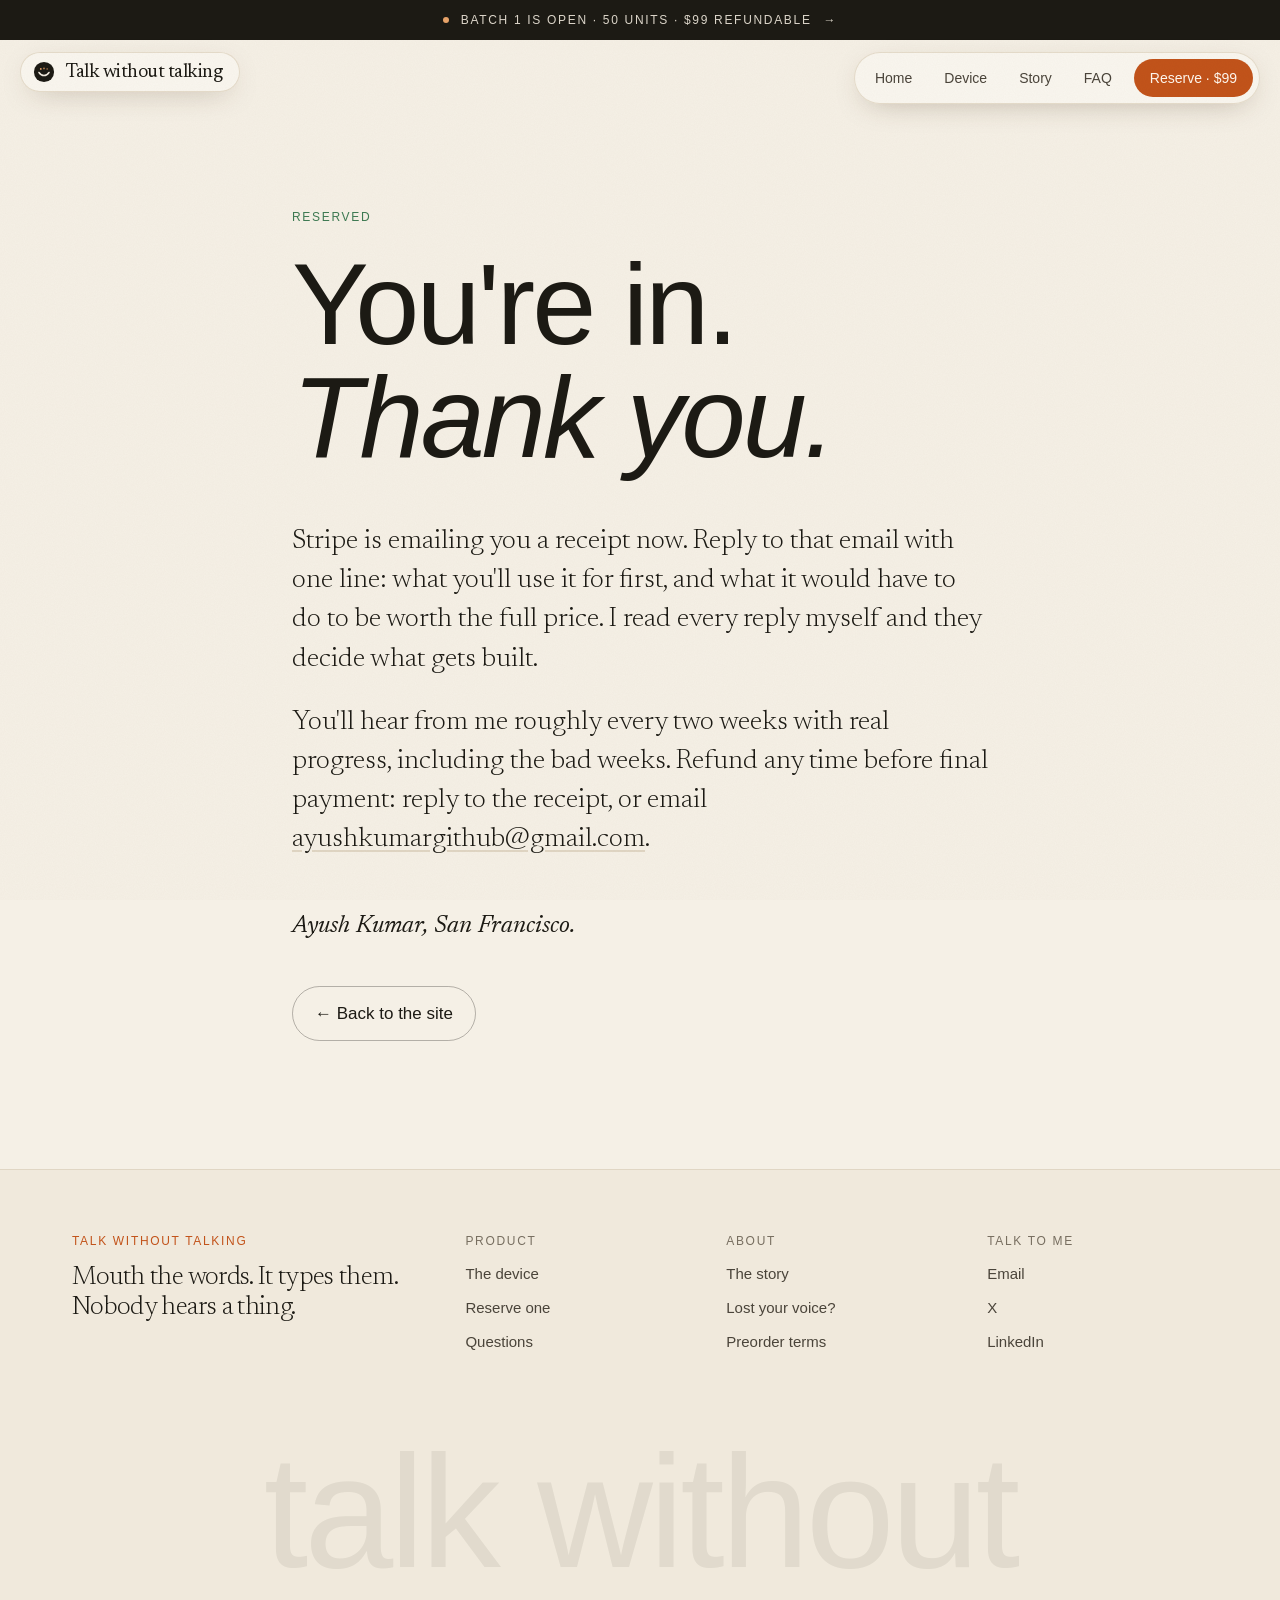
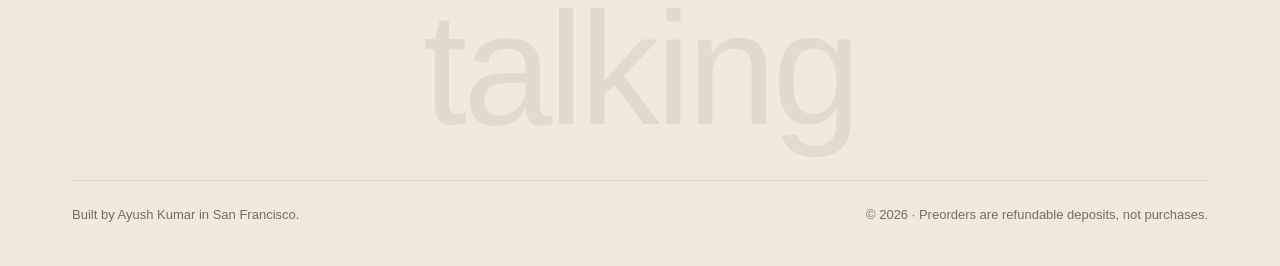
<file: success.html>
<!DOCTYPE html><!--8QJbOCBJzMdkUB1eUmf69--><html lang="en"><head><meta charSet="utf-8"/><meta name="viewport" content="width=device-width, initial-scale=1, viewport-fit=cover"/><link rel="preload" href="/_next/static/media/22a5144ee8d83bca-s.p.woff2" as="font" crossorigin="" type="font/woff2"/><link rel="preload" href="/_next/static/media/4b9bb515ce6d026f-s.p.woff2" as="font" crossorigin="" type="font/woff2"/><link rel="preload" href="/_next/static/media/5611c55482296524-s.p.woff2" as="font" crossorigin="" type="font/woff2"/><link rel="preload" href="/_next/static/media/7d4881bb7e1bf84d-s.p.woff2" as="font" crossorigin="" type="font/woff2"/><link rel="stylesheet" href="/_next/static/css/fd9ad25fd392b7eb.css" data-precedence="next"/><link rel="preload" as="script" fetchPriority="low" href="/_next/static/chunks/webpack-b6d9324eb99711e1.js"/><script src="/_next/static/chunks/4bd1b696-c023c6e3521b1417.js" async=""></script><script src="/_next/static/chunks/255-2005b055456c798b.js" async=""></script><script src="/_next/static/chunks/main-app-50011ccb211ea432.js" async=""></script><script src="/_next/static/chunks/619-ba102abea3e3d0e4.js" async=""></script><script src="/_next/static/chunks/app/success/page-cfb469a236b04379.js" async=""></script><script src="/_next/static/chunks/app/layout-2ae14119107be344.js" async=""></script><meta name="next-size-adjust" content=""/><meta name="theme-color" content="#f5f0e6"/><title>You&#x27;re in · Talk without talking</title><meta name="description" content="Mouth the words. It types them. A wearable that reads the words you murmur, with no sound, and types them into any app. Reserve one of the first 50."/><meta name="robots" content="noindex"/><meta property="og:title" content="Talk without talking"/><meta property="og:description" content="Mouth the words. It types them. Nobody hears a thing."/><meta property="og:url" content="https://talkwithouttalking.com"/><meta property="og:image" content="https://talkwithouttalking.com/og.jpg"/><meta property="og:image:width" content="1200"/><meta property="og:image:height" content="630"/><meta property="og:type" content="website"/><meta name="twitter:card" content="summary_large_image"/><meta name="twitter:title" content="Talk without talking"/><meta name="twitter:description" content="Mouth the words. It types them. Nobody hears a thing."/><meta name="twitter:image" content="https://talkwithouttalking.com/og.jpg"/><link rel="icon" href="/favicon.ico" type="image/x-icon" sizes="16x16"/><script src="/_next/static/chunks/polyfills-42372ed130431b0a.js" noModule=""></script></head><body class="__variable_8eaea4 __variable_8c25df __variable_d3630b antialiased"><div hidden=""><!--$--><!--/$--></div><div class="relative z-40 bg-ink text-cream"><a class="kicker flex h-10 items-center justify-center gap-3 px-4 text-center text-[11px] text-cream/90 hover:text-cream" href="/reserve"><span class="inline-block h-1.5 w-1.5 animate-pulse rounded-full bg-[#e9a46a]" aria-hidden="true"></span><span>Batch 1<!-- --> is open<span class="hidden sm:inline"> · <!-- -->50<!-- --> units</span> · $<!-- -->99<!-- --> refundable</span><span aria-hidden="true">→</span></a></div><header class="fixed inset-x-0 z-50 flex items-start justify-between gap-3 px-3 transition-[top] duration-300 sm:px-5 top-[52px]"><a class="rounded-full border border-line/80 bg-card/80 shadow-[0_8px_30px_-12px_rgba(70,45,20,.35)] backdrop-blur-xl flex items-center gap-2.5 py-2 pl-3 pr-4" aria-label="Talk without talking, home" href="/"><svg width="22" height="22" viewBox="0 0 24 24" fill="none" class="" aria-hidden="true"><circle cx="12" cy="12" r="11" fill="var(--ink)"></circle><path d="M6.5 12.5c1.6 2.3 3.5 3.4 5.5 3.4s3.9-1.1 5.5-3.4" stroke="var(--cream)" stroke-width="1.6" stroke-linecap="round"></path><circle cx="8.5" cy="8.6" r="1" fill="#e9a46a"></circle><circle cx="12" cy="8.1" r="1" fill="#e9a46a" opacity=".75"></circle><circle cx="15.5" cy="8.6" r="1" fill="#e9a46a" opacity=".5"></circle></svg><span class="whitespace-nowrap font-serif text-[17px] leading-none tracking-tight sm:text-[19px]">Talk without talking</span></a><nav class="rounded-full border border-line/80 bg-card/80 shadow-[0_8px_30px_-12px_rgba(70,45,20,.35)] backdrop-blur-xl hidden items-center gap-1 p-1.5 md:flex" aria-label="Main"><a class="rounded-full px-3.5 py-2 text-[14px] transition-colors text-ink-2 hover:text-ink" href="/">Home</a><a class="rounded-full px-3.5 py-2 text-[14px] transition-colors text-ink-2 hover:text-ink" href="/device">Device</a><a class="rounded-full px-3.5 py-2 text-[14px] transition-colors text-ink-2 hover:text-ink" href="/story">Story</a><a class="rounded-full px-3.5 py-2 text-[14px] transition-colors text-ink-2 hover:text-ink" href="/faq">FAQ</a><a class="btn-ember ml-1 !px-4 !py-2 text-[14px]" href="/reserve">Reserve · $<!-- -->99</a></nav><div class="rounded-full border border-line/80 bg-card/80 shadow-[0_8px_30px_-12px_rgba(70,45,20,.35)] backdrop-blur-xl flex items-center gap-1 p-1.5 md:hidden"><button type="button" aria-expanded="false" aria-controls="mobile-menu" class="rounded-full px-3.5 py-2 text-[14px] text-ink-2">Menu</button><a class="btn-ember !px-4 !py-2 text-[14px]" href="/reserve">$<!-- -->99</a></div></header><main class="mx-auto max-w-[760px] px-5 pt-[170px] sm:px-8"><p class="kicker mb-6 text-ok">Reserved</p><h1 class="display text-[clamp(56px,9vw,120px)]">You&#x27;re in. <em class="italic">Thank you.</em></h1><div class="mt-12 space-y-6 font-serif text-[clamp(21px,2.2vw,27px)] font-light leading-[1.45]"><p>Stripe is emailing you a receipt now. Reply to that email with one line: what you&#x27;ll use it for first, and what it would have to do to be worth the full price. I read every reply myself and they decide what gets built.</p><p>You&#x27;ll hear from me roughly every two weeks with real progress, including the bad weeks. Refund any time before final payment: reply to the receipt, or email<!-- --> <a href="mailto:ayushkumargithub@gmail.com" class="underline decoration-line underline-offset-4">ayushkumargithub@gmail.com</a>.</p></div><p class="mt-12 font-serif text-[24px] italic">Ayush Kumar, San Francisco.</p><a class="btn-line mt-10" href="/">← Back to the site</a></main><!--$--><!--/$--><footer class="relative mt-32 border-t border-line bg-paper-2/60"><div class="mx-auto max-w-[1200px] px-5 pb-10 pt-16 sm:px-8"><div class="grid gap-10 md:grid-cols-[1.6fr_1fr_1fr_1fr]"><div><p class="kicker mb-4 text-ember">Talk without talking</p><p class="max-w-[34ch] font-serif text-[26px] font-light leading-[1.15] tracking-tight">Mouth the words. It types them. Nobody hears a thing.</p></div><div class="flex flex-col gap-2.5 text-[15px]"><p class="kicker mb-1 text-dim">Product</p><a class="text-ink-2 hover:text-ink" href="/device">The device</a><a class="text-ink-2 hover:text-ink" href="/reserve">Reserve one</a><a class="text-ink-2 hover:text-ink" href="/faq">Questions</a></div><div class="flex flex-col gap-2.5 text-[15px]"><p class="kicker mb-1 text-dim">About</p><a class="text-ink-2 hover:text-ink" href="/story">The story</a><a class="text-ink-2 hover:text-ink" href="/voice">Lost your voice?</a><a class="text-ink-2 hover:text-ink" href="/terms">Preorder terms</a></div><div class="flex flex-col gap-2.5 text-[15px]"><p class="kicker mb-1 text-dim">Talk to me</p><a class="text-ink-2 hover:text-ink" href="mailto:ayushkumargithub@gmail.com">Email</a><a class="text-ink-2 hover:text-ink" href="https://x.com/Ayush__kmr" target="_blank" rel="noopener">X</a><a class="text-ink-2 hover:text-ink" href="https://www.linkedin.com/in/ayushkumarcode/" target="_blank" rel="noopener">LinkedIn</a></div></div><p aria-hidden="true" class="display mt-20 select-none text-center text-[clamp(52px,12.5vw,190px)] leading-[.85] text-ink/[.07]">talk without talking</p><div class="mt-8 flex flex-wrap items-baseline justify-between gap-3 border-t border-line pt-6 text-[13px] text-dim"><span>Built by <!-- -->Ayush Kumar<!-- --> in San Francisco.</span><span>© 2026 · Preorders are refundable deposits, not purchases.</span></div></div></footer><script src="/_next/static/chunks/webpack-b6d9324eb99711e1.js" id="_R_" async=""></script><script>(self.__next_f=self.__next_f||[]).push([0])</script><script>self.__next_f.push([1,"1:\"$Sreact.fragment\"\n2:I[2619,[\"619\",\"static/chunks/619-ba102abea3e3d0e4.js\",\"582\",\"static/chunks/app/success/page-cfb469a236b04379.js\"],\"\"]\n3:I[7031,[\"619\",\"static/chunks/619-ba102abea3e3d0e4.js\",\"177\",\"static/chunks/app/layout-2ae14119107be344.js\"],\"default\"]\n4:I[9766,[],\"\"]\n5:I[8924,[],\"\"]\n9:I[7150,[],\"\"]\n:HL[\"/_next/static/media/22a5144ee8d83bca-s.p.woff2\",\"font\",{\"crossOrigin\":\"\",\"type\":\"font/woff2\"}]\n:HL[\"/_next/static/media/4b9bb515ce6d026f-s.p.woff2\",\"font\",{\"crossOrigin\":\"\",\"type\":\"font/woff2\"}]\n:HL[\"/_next/static/media/5611c55482296524-s.p.woff2\",\"font\",{\"crossOrigin\":\"\",\"type\":\"font/woff2\"}]\n:HL[\"/_next/static/media/7d4881bb7e1bf84d-s.p.woff2\",\"font\",{\"crossOrigin\":\"\",\"type\":\"font/woff2\"}]\n:HL[\"/_next/static/css/fd9ad25fd392b7eb.css\",\"style\"]\n"])</script><script>self.__next_f.push([1,"0:{\"P\":null,\"b\":\"8QJbOCBJzMdkUB1eUmf69\",\"p\":\"\",\"c\":[\"\",\"success\"],\"i\":false,\"f\":[[[\"\",{\"children\":[\"success\",{\"children\":[\"__PAGE__\",{}]}]},\"$undefined\",\"$undefined\",true],[\"\",[\"$\",\"$1\",\"c\",{\"children\":[[[\"$\",\"link\",\"0\",{\"rel\":\"stylesheet\",\"href\":\"/_next/static/css/fd9ad25fd392b7eb.css\",\"precedence\":\"next\",\"crossOrigin\":\"$undefined\",\"nonce\":\"$undefined\"}]],[\"$\",\"html\",null,{\"lang\":\"en\",\"children\":[\"$\",\"body\",null,{\"className\":\"__variable_8eaea4 __variable_8c25df __variable_d3630b antialiased\",\"children\":[[\"$\",\"div\",null,{\"className\":\"relative z-40 bg-ink text-cream\",\"children\":[\"$\",\"$L2\",null,{\"href\":\"/reserve\",\"className\":\"kicker flex h-10 items-center justify-center gap-3 px-4 text-center text-[11px] text-cream/90 hover:text-cream\",\"children\":[[\"$\",\"span\",null,{\"className\":\"inline-block h-1.5 w-1.5 animate-pulse rounded-full bg-[#e9a46a]\",\"aria-hidden\":true}],[\"$\",\"span\",null,{\"children\":[\"Batch 1\",\" is open\",[\"$\",\"span\",null,{\"className\":\"hidden sm:inline\",\"children\":[\" · \",50,\" units\"]}],\" · $\",99,\" refundable\"]}],[\"$\",\"span\",null,{\"aria-hidden\":true,\"children\":\"→\"}]]}]}],[\"$\",\"$L3\",null,{}],[\"$\",\"$L4\",null,{\"parallelRouterKey\":\"children\",\"error\":\"$undefined\",\"errorStyles\":\"$undefined\",\"errorScripts\":\"$undefined\",\"template\":[\"$\",\"$L5\",null,{}],\"templateStyles\":\"$undefined\",\"templateScripts\":\"$undefined\",\"notFound\":[[\"$\",\"main\",null,{\"className\":\"mx-auto grid min-h-[80svh] max-w-[900px] place-content-center px-5 text-center\",\"children\":[[\"$\",\"p\",null,{\"className\":\"kicker mb-6 text-ember\",\"children\":\"404\"}],[\"$\",\"h1\",null,{\"className\":\"display text-[clamp(52px,8vw,110px)]\",\"children\":[\"Nothing here. \",[\"$\",\"em\",null,{\"className\":\"italic\",\"children\":\"Not even a murmur.\"}]]}],[\"$\",\"div\",null,{\"className\":\"mt-10 flex justify-center\",\"children\":[\"$\",\"$L2\",null,{\"href\":\"/\",\"className\":\"btn-ink\",\"children\":\"Back home\"}]}]]}],[]],\"forbidden\":\"$undefined\",\"unauthorized\":\"$undefined\"}],[\"$\",\"footer\",null,{\"className\":\"relative mt-32 border-t border-line bg-paper-2/60\",\"children\":[\"$\",\"div\",null,{\"className\":\"mx-auto max-w-[1200px] px-5 pb-10 pt-16 sm:px-8\",\"children\":[[\"$\",\"div\",null,{\"className\":\"grid gap-10 md:grid-cols-[1.6fr_1fr_1fr_1fr]\",\"children\":[[\"$\",\"div\",null,{\"children\":[[\"$\",\"p\",null,{\"className\":\"kicker mb-4 text-ember\",\"children\":\"Talk without talking\"}],[\"$\",\"p\",null,{\"className\":\"max-w-[34ch] font-serif text-[26px] font-light leading-[1.15] tracking-tight\",\"children\":\"Mouth the words. It types them. Nobody hears a thing.\"}]]}],[\"$\",\"div\",null,{\"className\":\"flex flex-col gap-2.5 text-[15px]\",\"children\":[[\"$\",\"p\",null,{\"className\":\"kicker mb-1 text-dim\",\"children\":\"Product\"}],[\"$\",\"$L2\",null,{\"className\":\"text-ink-2 hover:text-ink\",\"href\":\"/device\",\"children\":\"The device\"}],[\"$\",\"$L2\",null,{\"className\":\"text-ink-2 hover:text-ink\",\"href\":\"/reserve\",\"children\":\"Reserve one\"}],[\"$\",\"$L2\",null,{\"className\":\"text-ink-2 hover:text-ink\",\"href\":\"/faq\",\"children\":\"Questions\"}]]}],[\"$\",\"div\",null,{\"className\":\"flex flex-col gap-2.5 text-[15px]\",\"children\":[[\"$\",\"p\",null,{\"className\":\"kicker mb-1 text-dim\",\"children\":\"About\"}],[\"$\",\"$L2\",null,{\"className\":\"text-ink-2 hover:text-ink\",\"href\":\"/story\",\"children\":\"The story\"}],[\"$\",\"$L2\",null,{\"className\":\"text-ink-2 hover:text-ink\",\"href\":\"/voice\",\"children\":\"Lost your voice?\"}],[\"$\",\"$L2\",null,{\"className\":\"text-ink-2 hover:text-ink\",\"href\":\"/terms\",\"children\":\"Preorder terms\"}]]}],[\"$\",\"div\",null,{\"className\":\"flex flex-col gap-2.5 text-[15px]\",\"children\":[[\"$\",\"p\",null,{\"className\":\"kicker mb-1 text-dim\",\"children\":\"Talk to me\"}],[\"$\",\"a\",null,{\"className\":\"text-ink-2 hover:text-ink\",\"href\":\"mailto:ayushkumargithub@gmail.com\",\"children\":\"Email\"}],[\"$\",\"a\",null,{\"className\":\"text-ink-2 hover:text-ink\",\"href\":\"https://x.com/Ayush__kmr\",\"target\":\"_blank\",\"rel\":\"noopener\",\"children\":\"X\"}],[\"$\",\"a\",null,{\"className\":\"text-ink-2 hover:text-ink\",\"href\":\"https://www.linkedin.com/in/ayushkumarcode/\",\"target\":\"_blank\",\"rel\":\"noopener\",\"children\":\"LinkedIn\"}]]}]]}],[\"$\",\"p\",null,{\"aria-hidden\":true,\"className\":\"display mt-20 select-none text-center text-[clamp(52px,12.5vw,190px)] leading-[.85] text-ink/[.07]\",\"children\":\"talk without talking\"}],[\"$\",\"div\",null,{\"className\":\"mt-8 flex flex-wrap items-baseline justify-between gap-3 border-t border-line pt-6 text-[13px] text-dim\",\"children\":[[\"$\",\"span\",null,{\"children\":[\"Built by \",\"Ayush Kumar\",\" in San Francisco.\"]}],[\"$\",\"span\",null,{\"children\":\"© 2026 · Preorders are refundable deposits, not purchases.\"}]]}]]}]}]]}]}]]}],{\"children\":[\"success\",[\"$\",\"$1\",\"c\",{\"children\":[null,[\"$\",\"$L4\",null,{\"parallelRouterKey\":\"children\",\"error\":\"$undefined\",\"errorStyles\":\"$undefined\",\"errorScripts\":\"$undefined\",\"template\":\"$L6\",\"templateStyles\":\"$undefined\",\"templateScripts\":\"$undefined\",\"notFound\":\"$undefined\",\"forbidden\":\"$undefined\",\"unauthorized\":\"$undefined\"}]]}],{\"children\":[\"__PAGE__\",\"$L7\",{},null,false]},null,false]},null,false],\"$L8\",false]],\"m\":\"$undefined\",\"G\":[\"$9\",[]],\"s\":false,\"S\":true}\n"])</script><script>self.__next_f.push([1,"a:I[4431,[],\"OutletBoundary\"]\nc:I[5278,[],\"AsyncMetadataOutlet\"]\ne:I[4431,[],\"ViewportBoundary\"]\n10:I[4431,[],\"MetadataBoundary\"]\n11:\"$Sreact.suspense\"\n6:[\"$\",\"$L5\",null,{}]\n"])</script><script>self.__next_f.push([1,"7:[\"$\",\"$1\",\"c\",{\"children\":[[\"$\",\"main\",null,{\"className\":\"mx-auto max-w-[760px] px-5 pt-[170px] sm:px-8\",\"children\":[[\"$\",\"p\",null,{\"className\":\"kicker mb-6 text-ok\",\"children\":\"Reserved\"}],[\"$\",\"h1\",null,{\"className\":\"display text-[clamp(56px,9vw,120px)]\",\"children\":[\"You're in. \",[\"$\",\"em\",null,{\"className\":\"italic\",\"children\":\"Thank you.\"}]]}],[\"$\",\"div\",null,{\"className\":\"mt-12 space-y-6 font-serif text-[clamp(21px,2.2vw,27px)] font-light leading-[1.45]\",\"children\":[[\"$\",\"p\",null,{\"children\":\"Stripe is emailing you a receipt now. Reply to that email with one line: what you'll use it for first, and what it would have to do to be worth the full price. I read every reply myself and they decide what gets built.\"}],[\"$\",\"p\",null,{\"children\":[\"You'll hear from me roughly every two weeks with real progress, including the bad weeks. Refund any time before final payment: reply to the receipt, or email\",\" \",[\"$\",\"a\",null,{\"href\":\"mailto:ayushkumargithub@gmail.com\",\"className\":\"underline decoration-line underline-offset-4\",\"children\":\"ayushkumargithub@gmail.com\"}],\".\"]}]]}],[\"$\",\"p\",null,{\"className\":\"mt-12 font-serif text-[24px] italic\",\"children\":\"Ayush Kumar, San Francisco.\"}],[\"$\",\"$L2\",null,{\"href\":\"/\",\"className\":\"btn-line mt-10\",\"children\":\"← Back to the site\"}]]}],null,[\"$\",\"$La\",null,{\"children\":[\"$Lb\",[\"$\",\"$Lc\",null,{\"promise\":\"$@d\"}]]}]]}]\n"])</script><script>self.__next_f.push([1,"8:[\"$\",\"$1\",\"h\",{\"children\":[null,[[\"$\",\"$Le\",null,{\"children\":\"$Lf\"}],[\"$\",\"meta\",null,{\"name\":\"next-size-adjust\",\"content\":\"\"}]],[\"$\",\"$L10\",null,{\"children\":[\"$\",\"div\",null,{\"hidden\":true,\"children\":[\"$\",\"$11\",null,{\"fallback\":null,\"children\":\"$L12\"}]}]}]]}]\n"])</script><script>self.__next_f.push([1,"f:[[\"$\",\"meta\",\"0\",{\"charSet\":\"utf-8\"}],[\"$\",\"meta\",\"1\",{\"name\":\"viewport\",\"content\":\"width=device-width, initial-scale=1, viewport-fit=cover\"}],[\"$\",\"meta\",\"2\",{\"name\":\"theme-color\",\"content\":\"#f5f0e6\"}]]\nb:null\n"])</script><script>self.__next_f.push([1,"13:I[622,[],\"IconMark\"]\n"])</script><script>self.__next_f.push([1,"d:{\"metadata\":[[\"$\",\"title\",\"0\",{\"children\":\"You're in · Talk without talking\"}],[\"$\",\"meta\",\"1\",{\"name\":\"description\",\"content\":\"Mouth the words. It types them. A wearable that reads the words you murmur, with no sound, and types them into any app. Reserve one of the first 50.\"}],[\"$\",\"meta\",\"2\",{\"name\":\"robots\",\"content\":\"noindex\"}],[\"$\",\"meta\",\"3\",{\"property\":\"og:title\",\"content\":\"Talk without talking\"}],[\"$\",\"meta\",\"4\",{\"property\":\"og:description\",\"content\":\"Mouth the words. It types them. Nobody hears a thing.\"}],[\"$\",\"meta\",\"5\",{\"property\":\"og:url\",\"content\":\"https://talkwithouttalking.com\"}],[\"$\",\"meta\",\"6\",{\"property\":\"og:image\",\"content\":\"https://talkwithouttalking.com/og.jpg\"}],[\"$\",\"meta\",\"7\",{\"property\":\"og:image:width\",\"content\":\"1200\"}],[\"$\",\"meta\",\"8\",{\"property\":\"og:image:height\",\"content\":\"630\"}],[\"$\",\"meta\",\"9\",{\"property\":\"og:type\",\"content\":\"website\"}],[\"$\",\"meta\",\"10\",{\"name\":\"twitter:card\",\"content\":\"summary_large_image\"}],[\"$\",\"meta\",\"11\",{\"name\":\"twitter:title\",\"content\":\"Talk without talking\"}],[\"$\",\"meta\",\"12\",{\"name\":\"twitter:description\",\"content\":\"Mouth the words. It types them. Nobody hears a thing.\"}],[\"$\",\"meta\",\"13\",{\"name\":\"twitter:image\",\"content\":\"https://talkwithouttalking.com/og.jpg\"}],[\"$\",\"link\",\"14\",{\"rel\":\"icon\",\"href\":\"/favicon.ico\",\"type\":\"image/x-icon\",\"sizes\":\"16x16\"}],[\"$\",\"$L13\",\"15\",{}]],\"error\":null,\"digest\":\"$undefined\"}\n"])</script><script>self.__next_f.push([1,"12:\"$d:metadata\"\n"])</script></body></html>
</file>
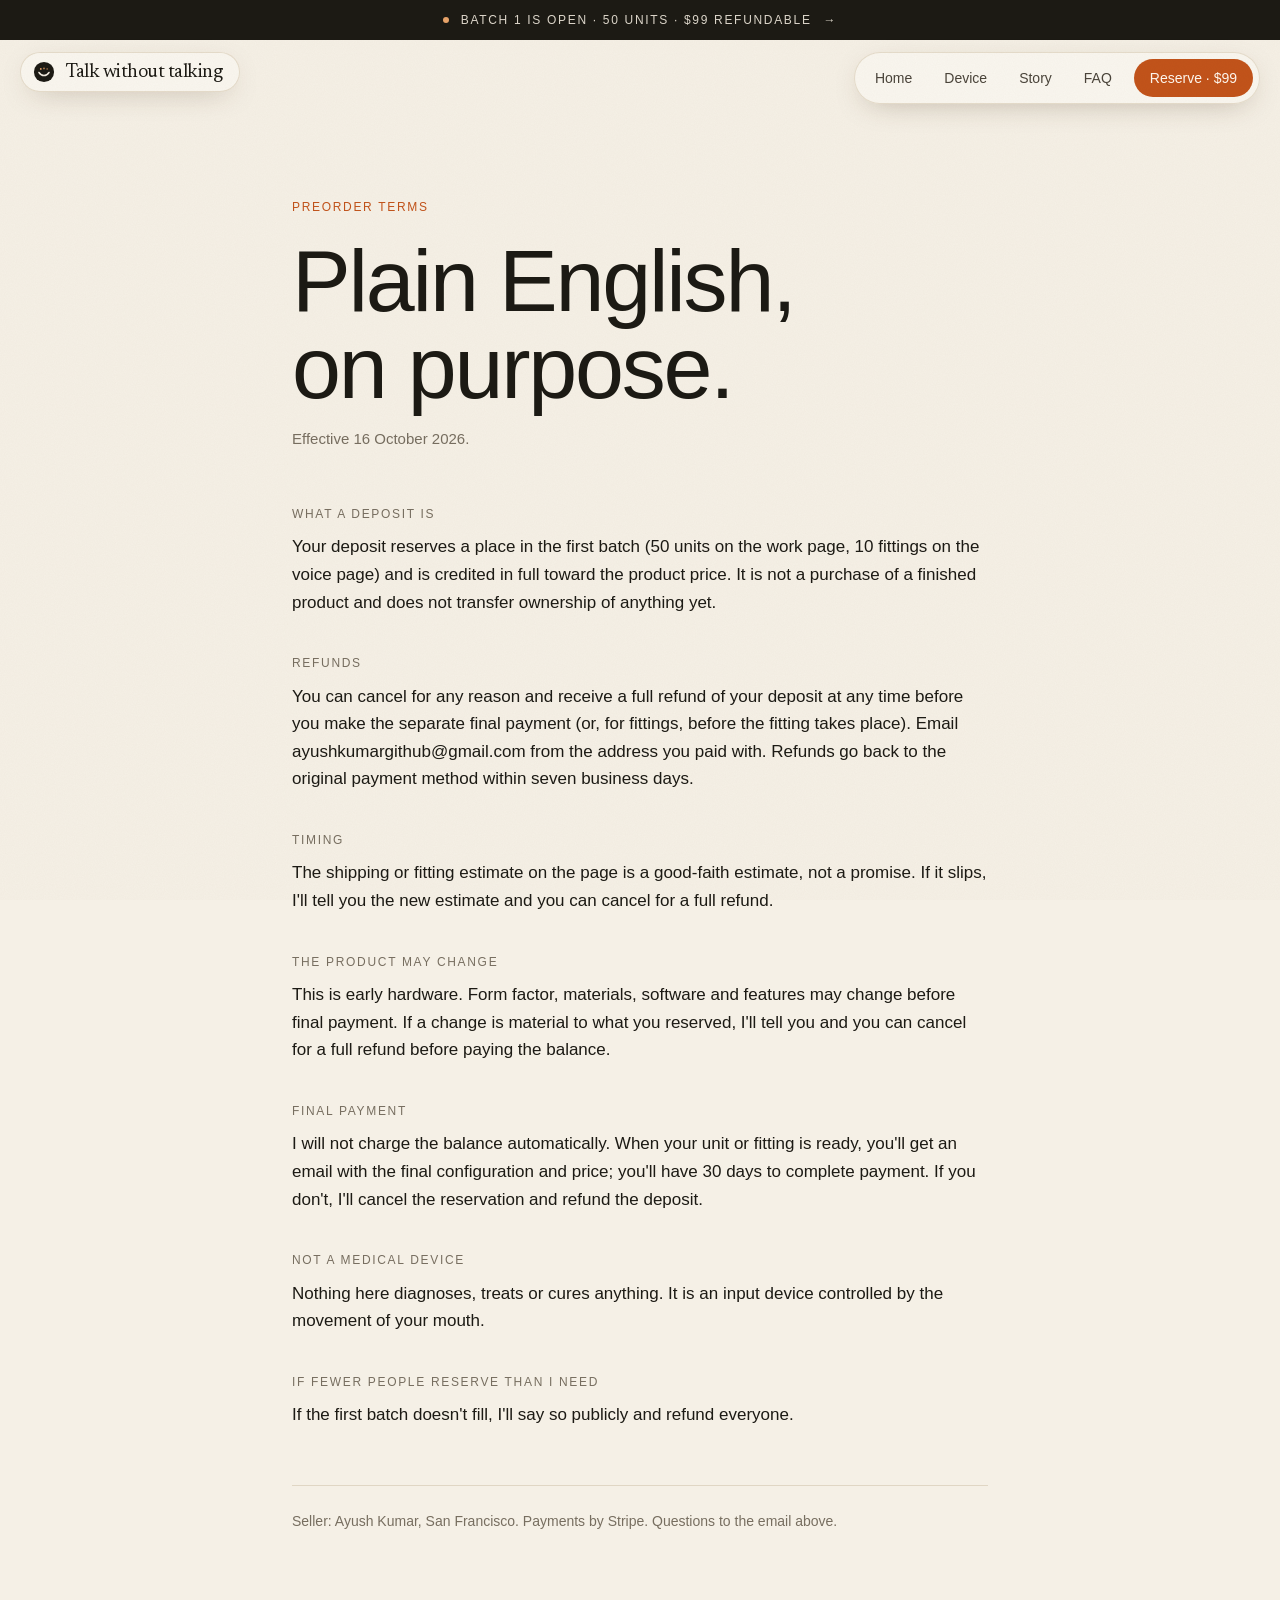
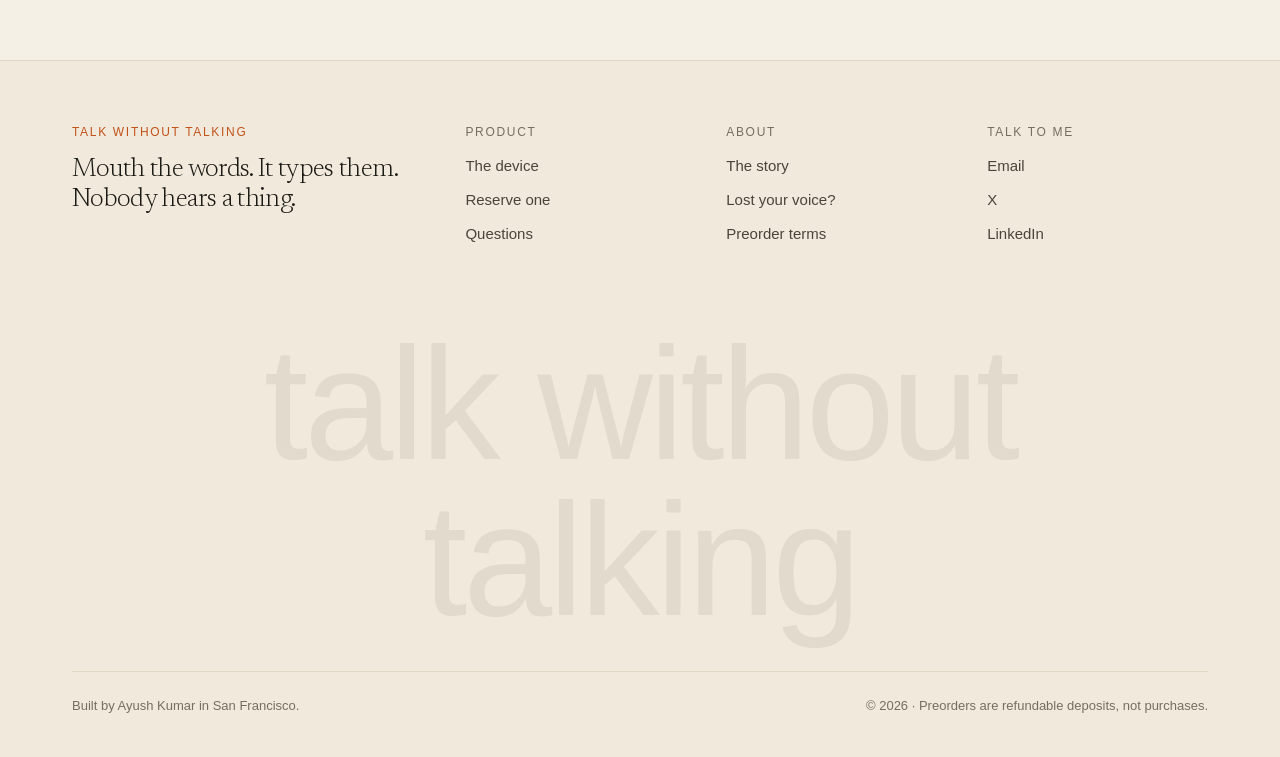
<file: terms.html>
<!DOCTYPE html><!--8QJbOCBJzMdkUB1eUmf69--><html lang="en"><head><meta charSet="utf-8"/><meta name="viewport" content="width=device-width, initial-scale=1, viewport-fit=cover"/><link rel="preload" href="/_next/static/media/22a5144ee8d83bca-s.p.woff2" as="font" crossorigin="" type="font/woff2"/><link rel="preload" href="/_next/static/media/4b9bb515ce6d026f-s.p.woff2" as="font" crossorigin="" type="font/woff2"/><link rel="preload" href="/_next/static/media/5611c55482296524-s.p.woff2" as="font" crossorigin="" type="font/woff2"/><link rel="preload" href="/_next/static/media/7d4881bb7e1bf84d-s.p.woff2" as="font" crossorigin="" type="font/woff2"/><link rel="stylesheet" href="/_next/static/css/fd9ad25fd392b7eb.css" data-precedence="next"/><link rel="preload" as="script" fetchPriority="low" href="/_next/static/chunks/webpack-b6d9324eb99711e1.js"/><script src="/_next/static/chunks/4bd1b696-c023c6e3521b1417.js" async=""></script><script src="/_next/static/chunks/255-2005b055456c798b.js" async=""></script><script src="/_next/static/chunks/main-app-50011ccb211ea432.js" async=""></script><script src="/_next/static/chunks/619-ba102abea3e3d0e4.js" async=""></script><script src="/_next/static/chunks/112-462e72faadbd8d5f.js" async=""></script><script src="/_next/static/chunks/app/page-6a85709e8d916a86.js" async=""></script><script src="/_next/static/chunks/app/layout-2ae14119107be344.js" async=""></script><meta name="next-size-adjust" content=""/><meta name="theme-color" content="#f5f0e6"/><title>Preorder terms · Talk without talking</title><meta name="description" content="Mouth the words. It types them. A wearable that reads the words you murmur, with no sound, and types them into any app. Reserve one of the first 50."/><meta property="og:title" content="Talk without talking"/><meta property="og:description" content="Mouth the words. It types them. Nobody hears a thing."/><meta property="og:url" content="https://talkwithouttalking.com"/><meta property="og:image" content="https://talkwithouttalking.com/og.jpg"/><meta property="og:image:width" content="1200"/><meta property="og:image:height" content="630"/><meta property="og:type" content="website"/><meta name="twitter:card" content="summary_large_image"/><meta name="twitter:title" content="Talk without talking"/><meta name="twitter:description" content="Mouth the words. It types them. Nobody hears a thing."/><meta name="twitter:image" content="https://talkwithouttalking.com/og.jpg"/><link rel="icon" href="/favicon.ico" type="image/x-icon" sizes="16x16"/><script src="/_next/static/chunks/polyfills-42372ed130431b0a.js" noModule=""></script></head><body class="__variable_8eaea4 __variable_8c25df __variable_d3630b antialiased"><div hidden=""><!--$--><!--/$--></div><div class="relative z-40 bg-ink text-cream"><a class="kicker flex h-10 items-center justify-center gap-3 px-4 text-center text-[11px] text-cream/90 hover:text-cream" href="/reserve"><span class="inline-block h-1.5 w-1.5 animate-pulse rounded-full bg-[#e9a46a]" aria-hidden="true"></span><span>Batch 1<!-- --> is open<span class="hidden sm:inline"> · <!-- -->50<!-- --> units</span> · $<!-- -->99<!-- --> refundable</span><span aria-hidden="true">→</span></a></div><header class="fixed inset-x-0 z-50 flex items-start justify-between gap-3 px-3 transition-[top] duration-300 sm:px-5 top-[52px]"><a class="rounded-full border border-line/80 bg-card/80 shadow-[0_8px_30px_-12px_rgba(70,45,20,.35)] backdrop-blur-xl flex items-center gap-2.5 py-2 pl-3 pr-4" aria-label="Talk without talking, home" href="/"><svg width="22" height="22" viewBox="0 0 24 24" fill="none" class="" aria-hidden="true"><circle cx="12" cy="12" r="11" fill="var(--ink)"></circle><path d="M6.5 12.5c1.6 2.3 3.5 3.4 5.5 3.4s3.9-1.1 5.5-3.4" stroke="var(--cream)" stroke-width="1.6" stroke-linecap="round"></path><circle cx="8.5" cy="8.6" r="1" fill="#e9a46a"></circle><circle cx="12" cy="8.1" r="1" fill="#e9a46a" opacity=".75"></circle><circle cx="15.5" cy="8.6" r="1" fill="#e9a46a" opacity=".5"></circle></svg><span class="whitespace-nowrap font-serif text-[17px] leading-none tracking-tight sm:text-[19px]">Talk without talking</span></a><nav class="rounded-full border border-line/80 bg-card/80 shadow-[0_8px_30px_-12px_rgba(70,45,20,.35)] backdrop-blur-xl hidden items-center gap-1 p-1.5 md:flex" aria-label="Main"><a class="rounded-full px-3.5 py-2 text-[14px] transition-colors text-ink-2 hover:text-ink" href="/">Home</a><a class="rounded-full px-3.5 py-2 text-[14px] transition-colors text-ink-2 hover:text-ink" href="/device">Device</a><a class="rounded-full px-3.5 py-2 text-[14px] transition-colors text-ink-2 hover:text-ink" href="/story">Story</a><a class="rounded-full px-3.5 py-2 text-[14px] transition-colors text-ink-2 hover:text-ink" href="/faq">FAQ</a><a class="btn-ember ml-1 !px-4 !py-2 text-[14px]" href="/reserve">Reserve · $<!-- -->99</a></nav><div class="rounded-full border border-line/80 bg-card/80 shadow-[0_8px_30px_-12px_rgba(70,45,20,.35)] backdrop-blur-xl flex items-center gap-1 p-1.5 md:hidden"><button type="button" aria-expanded="false" aria-controls="mobile-menu" class="rounded-full px-3.5 py-2 text-[14px] text-ink-2">Menu</button><a class="btn-ember !px-4 !py-2 text-[14px]" href="/reserve">$<!-- -->99</a></div></header><main class="mx-auto max-w-[760px] px-5 pt-[160px] sm:px-8"><p class="kicker mb-6 text-ember">Preorder terms</p><h1 class="display text-[clamp(48px,7vw,88px)]">Plain English, on purpose.</h1><p class="mt-4 text-[15px] text-dim">Effective 16 October 2026.</p><div class="mt-14 space-y-10"><section><h2 class="kicker mb-3 text-[11px] text-dim">What a deposit is</h2><p class="text-[17px] leading-relaxed">Your deposit reserves a place in the first batch (50 units on the work page, 10 fittings on the voice page) and is credited in full toward the product price. It is not a purchase of a finished product and does not transfer ownership of anything yet.</p></section><section><h2 class="kicker mb-3 text-[11px] text-dim">Refunds</h2><p class="text-[17px] leading-relaxed">You can cancel for any reason and receive a full refund of your deposit at any time before you make the separate final payment (or, for fittings, before the fitting takes place). Email ayushkumargithub@gmail.com from the address you paid with. Refunds go back to the original payment method within seven business days.</p></section><section><h2 class="kicker mb-3 text-[11px] text-dim">Timing</h2><p class="text-[17px] leading-relaxed">The shipping or fitting estimate on the page is a good-faith estimate, not a promise. If it slips, I&#x27;ll tell you the new estimate and you can cancel for a full refund.</p></section><section><h2 class="kicker mb-3 text-[11px] text-dim">The product may change</h2><p class="text-[17px] leading-relaxed">This is early hardware. Form factor, materials, software and features may change before final payment. If a change is material to what you reserved, I&#x27;ll tell you and you can cancel for a full refund before paying the balance.</p></section><section><h2 class="kicker mb-3 text-[11px] text-dim">Final payment</h2><p class="text-[17px] leading-relaxed">I will not charge the balance automatically. When your unit or fitting is ready, you&#x27;ll get an email with the final configuration and price; you&#x27;ll have 30 days to complete payment. If you don&#x27;t, I&#x27;ll cancel the reservation and refund the deposit.</p></section><section><h2 class="kicker mb-3 text-[11px] text-dim">Not a medical device</h2><p class="text-[17px] leading-relaxed">Nothing here diagnoses, treats or cures anything. It is an input device controlled by the movement of your mouth.</p></section><section><h2 class="kicker mb-3 text-[11px] text-dim">If fewer people reserve than I need</h2><p class="text-[17px] leading-relaxed">If the first batch doesn&#x27;t fill, I&#x27;ll say so publicly and refund everyone.</p></section></div><p class="mt-14 border-t border-line pt-6 text-[14px] text-dim">Seller: Ayush Kumar, San Francisco. Payments by Stripe. Questions to the email above.</p></main><!--$--><!--/$--><footer class="relative mt-32 border-t border-line bg-paper-2/60"><div class="mx-auto max-w-[1200px] px-5 pb-10 pt-16 sm:px-8"><div class="grid gap-10 md:grid-cols-[1.6fr_1fr_1fr_1fr]"><div><p class="kicker mb-4 text-ember">Talk without talking</p><p class="max-w-[34ch] font-serif text-[26px] font-light leading-[1.15] tracking-tight">Mouth the words. It types them. Nobody hears a thing.</p></div><div class="flex flex-col gap-2.5 text-[15px]"><p class="kicker mb-1 text-dim">Product</p><a class="text-ink-2 hover:text-ink" href="/device">The device</a><a class="text-ink-2 hover:text-ink" href="/reserve">Reserve one</a><a class="text-ink-2 hover:text-ink" href="/faq">Questions</a></div><div class="flex flex-col gap-2.5 text-[15px]"><p class="kicker mb-1 text-dim">About</p><a class="text-ink-2 hover:text-ink" href="/story">The story</a><a class="text-ink-2 hover:text-ink" href="/voice">Lost your voice?</a><a class="text-ink-2 hover:text-ink" href="/terms">Preorder terms</a></div><div class="flex flex-col gap-2.5 text-[15px]"><p class="kicker mb-1 text-dim">Talk to me</p><a class="text-ink-2 hover:text-ink" href="mailto:ayushkumargithub@gmail.com">Email</a><a class="text-ink-2 hover:text-ink" href="https://x.com/Ayush__kmr" target="_blank" rel="noopener">X</a><a class="text-ink-2 hover:text-ink" href="https://www.linkedin.com/in/ayushkumarcode/" target="_blank" rel="noopener">LinkedIn</a></div></div><p aria-hidden="true" class="display mt-20 select-none text-center text-[clamp(52px,12.5vw,190px)] leading-[.85] text-ink/[.07]">talk without talking</p><div class="mt-8 flex flex-wrap items-baseline justify-between gap-3 border-t border-line pt-6 text-[13px] text-dim"><span>Built by <!-- -->Ayush Kumar<!-- --> in San Francisco.</span><span>© 2026 · Preorders are refundable deposits, not purchases.</span></div></div></footer><script src="/_next/static/chunks/webpack-b6d9324eb99711e1.js" id="_R_" async=""></script><script>(self.__next_f=self.__next_f||[]).push([0])</script><script>self.__next_f.push([1,"1:\"$Sreact.fragment\"\n2:I[2619,[\"619\",\"static/chunks/619-ba102abea3e3d0e4.js\",\"112\",\"static/chunks/112-462e72faadbd8d5f.js\",\"974\",\"static/chunks/app/page-6a85709e8d916a86.js\"],\"\"]\n3:I[7031,[\"619\",\"static/chunks/619-ba102abea3e3d0e4.js\",\"177\",\"static/chunks/app/layout-2ae14119107be344.js\"],\"default\"]\n4:I[9766,[],\"\"]\n5:I[8924,[],\"\"]\n9:I[7150,[],\"\"]\n:HL[\"/_next/static/media/22a5144ee8d83bca-s.p.woff2\",\"font\",{\"crossOrigin\":\"\",\"type\":\"font/woff2\"}]\n:HL[\"/_next/static/media/4b9bb515ce6d026f-s.p.woff2\",\"font\",{\"crossOrigin\":\"\",\"type\":\"font/woff2\"}]\n:HL[\"/_next/static/media/5611c55482296524-s.p.woff2\",\"font\",{\"crossOrigin\":\"\",\"type\":\"font/woff2\"}]\n:HL[\"/_next/static/media/7d4881bb7e1bf84d-s.p.woff2\",\"font\",{\"crossOrigin\":\"\",\"type\":\"font/woff2\"}]\n:HL[\"/_next/static/css/fd9ad25fd392b7eb.css\",\"style\"]\n"])</script><script>self.__next_f.push([1,"0:{\"P\":null,\"b\":\"8QJbOCBJzMdkUB1eUmf69\",\"p\":\"\",\"c\":[\"\",\"terms\"],\"i\":false,\"f\":[[[\"\",{\"children\":[\"terms\",{\"children\":[\"__PAGE__\",{}]}]},\"$undefined\",\"$undefined\",true],[\"\",[\"$\",\"$1\",\"c\",{\"children\":[[[\"$\",\"link\",\"0\",{\"rel\":\"stylesheet\",\"href\":\"/_next/static/css/fd9ad25fd392b7eb.css\",\"precedence\":\"next\",\"crossOrigin\":\"$undefined\",\"nonce\":\"$undefined\"}]],[\"$\",\"html\",null,{\"lang\":\"en\",\"children\":[\"$\",\"body\",null,{\"className\":\"__variable_8eaea4 __variable_8c25df __variable_d3630b antialiased\",\"children\":[[\"$\",\"div\",null,{\"className\":\"relative z-40 bg-ink text-cream\",\"children\":[\"$\",\"$L2\",null,{\"href\":\"/reserve\",\"className\":\"kicker flex h-10 items-center justify-center gap-3 px-4 text-center text-[11px] text-cream/90 hover:text-cream\",\"children\":[[\"$\",\"span\",null,{\"className\":\"inline-block h-1.5 w-1.5 animate-pulse rounded-full bg-[#e9a46a]\",\"aria-hidden\":true}],[\"$\",\"span\",null,{\"children\":[\"Batch 1\",\" is open\",[\"$\",\"span\",null,{\"className\":\"hidden sm:inline\",\"children\":[\" · \",50,\" units\"]}],\" · $\",99,\" refundable\"]}],[\"$\",\"span\",null,{\"aria-hidden\":true,\"children\":\"→\"}]]}]}],[\"$\",\"$L3\",null,{}],[\"$\",\"$L4\",null,{\"parallelRouterKey\":\"children\",\"error\":\"$undefined\",\"errorStyles\":\"$undefined\",\"errorScripts\":\"$undefined\",\"template\":[\"$\",\"$L5\",null,{}],\"templateStyles\":\"$undefined\",\"templateScripts\":\"$undefined\",\"notFound\":[[\"$\",\"main\",null,{\"className\":\"mx-auto grid min-h-[80svh] max-w-[900px] place-content-center px-5 text-center\",\"children\":[[\"$\",\"p\",null,{\"className\":\"kicker mb-6 text-ember\",\"children\":\"404\"}],[\"$\",\"h1\",null,{\"className\":\"display text-[clamp(52px,8vw,110px)]\",\"children\":[\"Nothing here. \",[\"$\",\"em\",null,{\"className\":\"italic\",\"children\":\"Not even a murmur.\"}]]}],[\"$\",\"div\",null,{\"className\":\"mt-10 flex justify-center\",\"children\":[\"$\",\"$L2\",null,{\"href\":\"/\",\"className\":\"btn-ink\",\"children\":\"Back home\"}]}]]}],[]],\"forbidden\":\"$undefined\",\"unauthorized\":\"$undefined\"}],[\"$\",\"footer\",null,{\"className\":\"relative mt-32 border-t border-line bg-paper-2/60\",\"children\":[\"$\",\"div\",null,{\"className\":\"mx-auto max-w-[1200px] px-5 pb-10 pt-16 sm:px-8\",\"children\":[[\"$\",\"div\",null,{\"className\":\"grid gap-10 md:grid-cols-[1.6fr_1fr_1fr_1fr]\",\"children\":[[\"$\",\"div\",null,{\"children\":[[\"$\",\"p\",null,{\"className\":\"kicker mb-4 text-ember\",\"children\":\"Talk without talking\"}],[\"$\",\"p\",null,{\"className\":\"max-w-[34ch] font-serif text-[26px] font-light leading-[1.15] tracking-tight\",\"children\":\"Mouth the words. It types them. Nobody hears a thing.\"}]]}],[\"$\",\"div\",null,{\"className\":\"flex flex-col gap-2.5 text-[15px]\",\"children\":[[\"$\",\"p\",null,{\"className\":\"kicker mb-1 text-dim\",\"children\":\"Product\"}],[\"$\",\"$L2\",null,{\"className\":\"text-ink-2 hover:text-ink\",\"href\":\"/device\",\"children\":\"The device\"}],[\"$\",\"$L2\",null,{\"className\":\"text-ink-2 hover:text-ink\",\"href\":\"/reserve\",\"children\":\"Reserve one\"}],[\"$\",\"$L2\",null,{\"className\":\"text-ink-2 hover:text-ink\",\"href\":\"/faq\",\"children\":\"Questions\"}]]}],[\"$\",\"div\",null,{\"className\":\"flex flex-col gap-2.5 text-[15px]\",\"children\":[[\"$\",\"p\",null,{\"className\":\"kicker mb-1 text-dim\",\"children\":\"About\"}],[\"$\",\"$L2\",null,{\"className\":\"text-ink-2 hover:text-ink\",\"href\":\"/story\",\"children\":\"The story\"}],[\"$\",\"$L2\",null,{\"className\":\"text-ink-2 hover:text-ink\",\"href\":\"/voice\",\"children\":\"Lost your voice?\"}],[\"$\",\"$L2\",null,{\"className\":\"text-ink-2 hover:text-ink\",\"href\":\"/terms\",\"children\":\"Preorder terms\"}]]}],[\"$\",\"div\",null,{\"className\":\"flex flex-col gap-2.5 text-[15px]\",\"children\":[[\"$\",\"p\",null,{\"className\":\"kicker mb-1 text-dim\",\"children\":\"Talk to me\"}],[\"$\",\"a\",null,{\"className\":\"text-ink-2 hover:text-ink\",\"href\":\"mailto:ayushkumargithub@gmail.com\",\"children\":\"Email\"}],[\"$\",\"a\",null,{\"className\":\"text-ink-2 hover:text-ink\",\"href\":\"https://x.com/Ayush__kmr\",\"target\":\"_blank\",\"rel\":\"noopener\",\"children\":\"X\"}],[\"$\",\"a\",null,{\"className\":\"text-ink-2 hover:text-ink\",\"href\":\"https://www.linkedin.com/in/ayushkumarcode/\",\"target\":\"_blank\",\"rel\":\"noopener\",\"children\":\"LinkedIn\"}]]}]]}],[\"$\",\"p\",null,{\"aria-hidden\":true,\"className\":\"display mt-20 select-none text-center text-[clamp(52px,12.5vw,190px)] leading-[.85] text-ink/[.07]\",\"children\":\"talk without talking\"}],[\"$\",\"div\",null,{\"className\":\"mt-8 flex flex-wrap items-baseline justify-between gap-3 border-t border-line pt-6 text-[13px] text-dim\",\"children\":[[\"$\",\"span\",null,{\"children\":[\"Built by \",\"Ayush Kumar\",\" in San Francisco.\"]}],[\"$\",\"span\",null,{\"children\":\"© 2026 · Preorders are refundable deposits, not purchases.\"}]]}]]}]}]]}]}]]}],{\"children\":[\"terms\",[\"$\",\"$1\",\"c\",{\"children\":[null,[\"$\",\"$L4\",null,{\"parallelRouterKey\":\"children\",\"error\":\"$undefined\",\"errorStyles\":\"$undefined\",\"errorScripts\":\"$undefined\",\"template\":\"$L6\",\"templateStyles\":\"$undefined\",\"templateScripts\":\"$undefined\",\"notFound\":\"$undefined\",\"forbidden\":\"$undefined\",\"unauthorized\":\"$undefined\"}]]}],{\"children\":[\"__PAGE__\",\"$L7\",{},null,false]},null,false]},null,false],\"$L8\",false]],\"m\":\"$undefined\",\"G\":[\"$9\",[]],\"s\":false,\"S\":true}\n"])</script><script>self.__next_f.push([1,"a:I[4431,[],\"OutletBoundary\"]\nc:I[5278,[],\"AsyncMetadataOutlet\"]\ne:I[4431,[],\"ViewportBoundary\"]\n10:I[4431,[],\"MetadataBoundary\"]\n11:\"$Sreact.suspense\"\n6:[\"$\",\"$L5\",null,{}]\n"])</script><script>self.__next_f.push([1,"7:[\"$\",\"$1\",\"c\",{\"children\":[[\"$\",\"main\",null,{\"className\":\"mx-auto max-w-[760px] px-5 pt-[160px] sm:px-8\",\"children\":[[\"$\",\"p\",null,{\"className\":\"kicker mb-6 text-ember\",\"children\":\"Preorder terms\"}],[\"$\",\"h1\",null,{\"className\":\"display text-[clamp(48px,7vw,88px)]\",\"children\":\"Plain English, on purpose.\"}],[\"$\",\"p\",null,{\"className\":\"mt-4 text-[15px] text-dim\",\"children\":\"Effective 16 October 2026.\"}],[\"$\",\"div\",null,{\"className\":\"mt-14 space-y-10\",\"children\":[[\"$\",\"section\",\"What a deposit is\",{\"children\":[[\"$\",\"h2\",null,{\"className\":\"kicker mb-3 text-[11px] text-dim\",\"children\":\"What a deposit is\"}],[\"$\",\"p\",null,{\"className\":\"text-[17px] leading-relaxed\",\"children\":\"Your deposit reserves a place in the first batch (50 units on the work page, 10 fittings on the voice page) and is credited in full toward the product price. It is not a purchase of a finished product and does not transfer ownership of anything yet.\"}]]}],[\"$\",\"section\",\"Refunds\",{\"children\":[[\"$\",\"h2\",null,{\"className\":\"kicker mb-3 text-[11px] text-dim\",\"children\":\"Refunds\"}],[\"$\",\"p\",null,{\"className\":\"text-[17px] leading-relaxed\",\"children\":\"You can cancel for any reason and receive a full refund of your deposit at any time before you make the separate final payment (or, for fittings, before the fitting takes place). Email ayushkumargithub@gmail.com from the address you paid with. Refunds go back to the original payment method within seven business days.\"}]]}],[\"$\",\"section\",\"Timing\",{\"children\":[[\"$\",\"h2\",null,{\"className\":\"kicker mb-3 text-[11px] text-dim\",\"children\":\"Timing\"}],[\"$\",\"p\",null,{\"className\":\"text-[17px] leading-relaxed\",\"children\":\"The shipping or fitting estimate on the page is a good-faith estimate, not a promise. If it slips, I'll tell you the new estimate and you can cancel for a full refund.\"}]]}],[\"$\",\"section\",\"The product may change\",{\"children\":[[\"$\",\"h2\",null,{\"className\":\"kicker mb-3 text-[11px] text-dim\",\"children\":\"The product may change\"}],[\"$\",\"p\",null,{\"className\":\"text-[17px] leading-relaxed\",\"children\":\"This is early hardware. Form factor, materials, software and features may change before final payment. If a change is material to what you reserved, I'll tell you and you can cancel for a full refund before paying the balance.\"}]]}],[\"$\",\"section\",\"Final payment\",{\"children\":[[\"$\",\"h2\",null,{\"className\":\"kicker mb-3 text-[11px] text-dim\",\"children\":\"Final payment\"}],[\"$\",\"p\",null,{\"className\":\"text-[17px] leading-relaxed\",\"children\":\"I will not charge the balance automatically. When your unit or fitting is ready, you'll get an email with the final configuration and price; you'll have 30 days to complete payment. If you don't, I'll cancel the reservation and refund the deposit.\"}]]}],[\"$\",\"section\",\"Not a medical device\",{\"children\":[[\"$\",\"h2\",null,{\"className\":\"kicker mb-3 text-[11px] text-dim\",\"children\":\"Not a medical device\"}],[\"$\",\"p\",null,{\"className\":\"text-[17px] leading-relaxed\",\"children\":\"Nothing here diagnoses, treats or cures anything. It is an input device controlled by the movement of your mouth.\"}]]}],[\"$\",\"section\",\"If fewer people reserve than I need\",{\"children\":[[\"$\",\"h2\",null,{\"className\":\"kicker mb-3 text-[11px] text-dim\",\"children\":\"If fewer people reserve than I need\"}],[\"$\",\"p\",null,{\"className\":\"text-[17px] leading-relaxed\",\"children\":\"If the first batch doesn't fill, I'll say so publicly and refund everyone.\"}]]}]]}],[\"$\",\"p\",null,{\"className\":\"mt-14 border-t border-line pt-6 text-[14px] text-dim\",\"children\":\"Seller: Ayush Kumar, San Francisco. Payments by Stripe. Questions to the email above.\"}]]}],null,[\"$\",\"$La\",null,{\"children\":[\"$Lb\",[\"$\",\"$Lc\",null,{\"promise\":\"$@d\"}]]}]]}]\n"])</script><script>self.__next_f.push([1,"8:[\"$\",\"$1\",\"h\",{\"children\":[null,[[\"$\",\"$Le\",null,{\"children\":\"$Lf\"}],[\"$\",\"meta\",null,{\"name\":\"next-size-adjust\",\"content\":\"\"}]],[\"$\",\"$L10\",null,{\"children\":[\"$\",\"div\",null,{\"hidden\":true,\"children\":[\"$\",\"$11\",null,{\"fallback\":null,\"children\":\"$L12\"}]}]}]]}]\n"])</script><script>self.__next_f.push([1,"f:[[\"$\",\"meta\",\"0\",{\"charSet\":\"utf-8\"}],[\"$\",\"meta\",\"1\",{\"name\":\"viewport\",\"content\":\"width=device-width, initial-scale=1, viewport-fit=cover\"}],[\"$\",\"meta\",\"2\",{\"name\":\"theme-color\",\"content\":\"#f5f0e6\"}]]\nb:null\n"])</script><script>self.__next_f.push([1,"13:I[622,[],\"IconMark\"]\n"])</script><script>self.__next_f.push([1,"d:{\"metadata\":[[\"$\",\"title\",\"0\",{\"children\":\"Preorder terms · Talk without talking\"}],[\"$\",\"meta\",\"1\",{\"name\":\"description\",\"content\":\"Mouth the words. It types them. A wearable that reads the words you murmur, with no sound, and types them into any app. Reserve one of the first 50.\"}],[\"$\",\"meta\",\"2\",{\"property\":\"og:title\",\"content\":\"Talk without talking\"}],[\"$\",\"meta\",\"3\",{\"property\":\"og:description\",\"content\":\"Mouth the words. It types them. Nobody hears a thing.\"}],[\"$\",\"meta\",\"4\",{\"property\":\"og:url\",\"content\":\"https://talkwithouttalking.com\"}],[\"$\",\"meta\",\"5\",{\"property\":\"og:image\",\"content\":\"https://talkwithouttalking.com/og.jpg\"}],[\"$\",\"meta\",\"6\",{\"property\":\"og:image:width\",\"content\":\"1200\"}],[\"$\",\"meta\",\"7\",{\"property\":\"og:image:height\",\"content\":\"630\"}],[\"$\",\"meta\",\"8\",{\"property\":\"og:type\",\"content\":\"website\"}],[\"$\",\"meta\",\"9\",{\"name\":\"twitter:card\",\"content\":\"summary_large_image\"}],[\"$\",\"meta\",\"10\",{\"name\":\"twitter:title\",\"content\":\"Talk without talking\"}],[\"$\",\"meta\",\"11\",{\"name\":\"twitter:description\",\"content\":\"Mouth the words. It types them. Nobody hears a thing.\"}],[\"$\",\"meta\",\"12\",{\"name\":\"twitter:image\",\"content\":\"https://talkwithouttalking.com/og.jpg\"}],[\"$\",\"link\",\"13\",{\"rel\":\"icon\",\"href\":\"/favicon.ico\",\"type\":\"image/x-icon\",\"sizes\":\"16x16\"}],[\"$\",\"$L13\",\"14\",{}]],\"error\":null,\"digest\":\"$undefined\"}\n"])</script><script>self.__next_f.push([1,"12:\"$d:metadata\"\n"])</script></body></html>
</file>
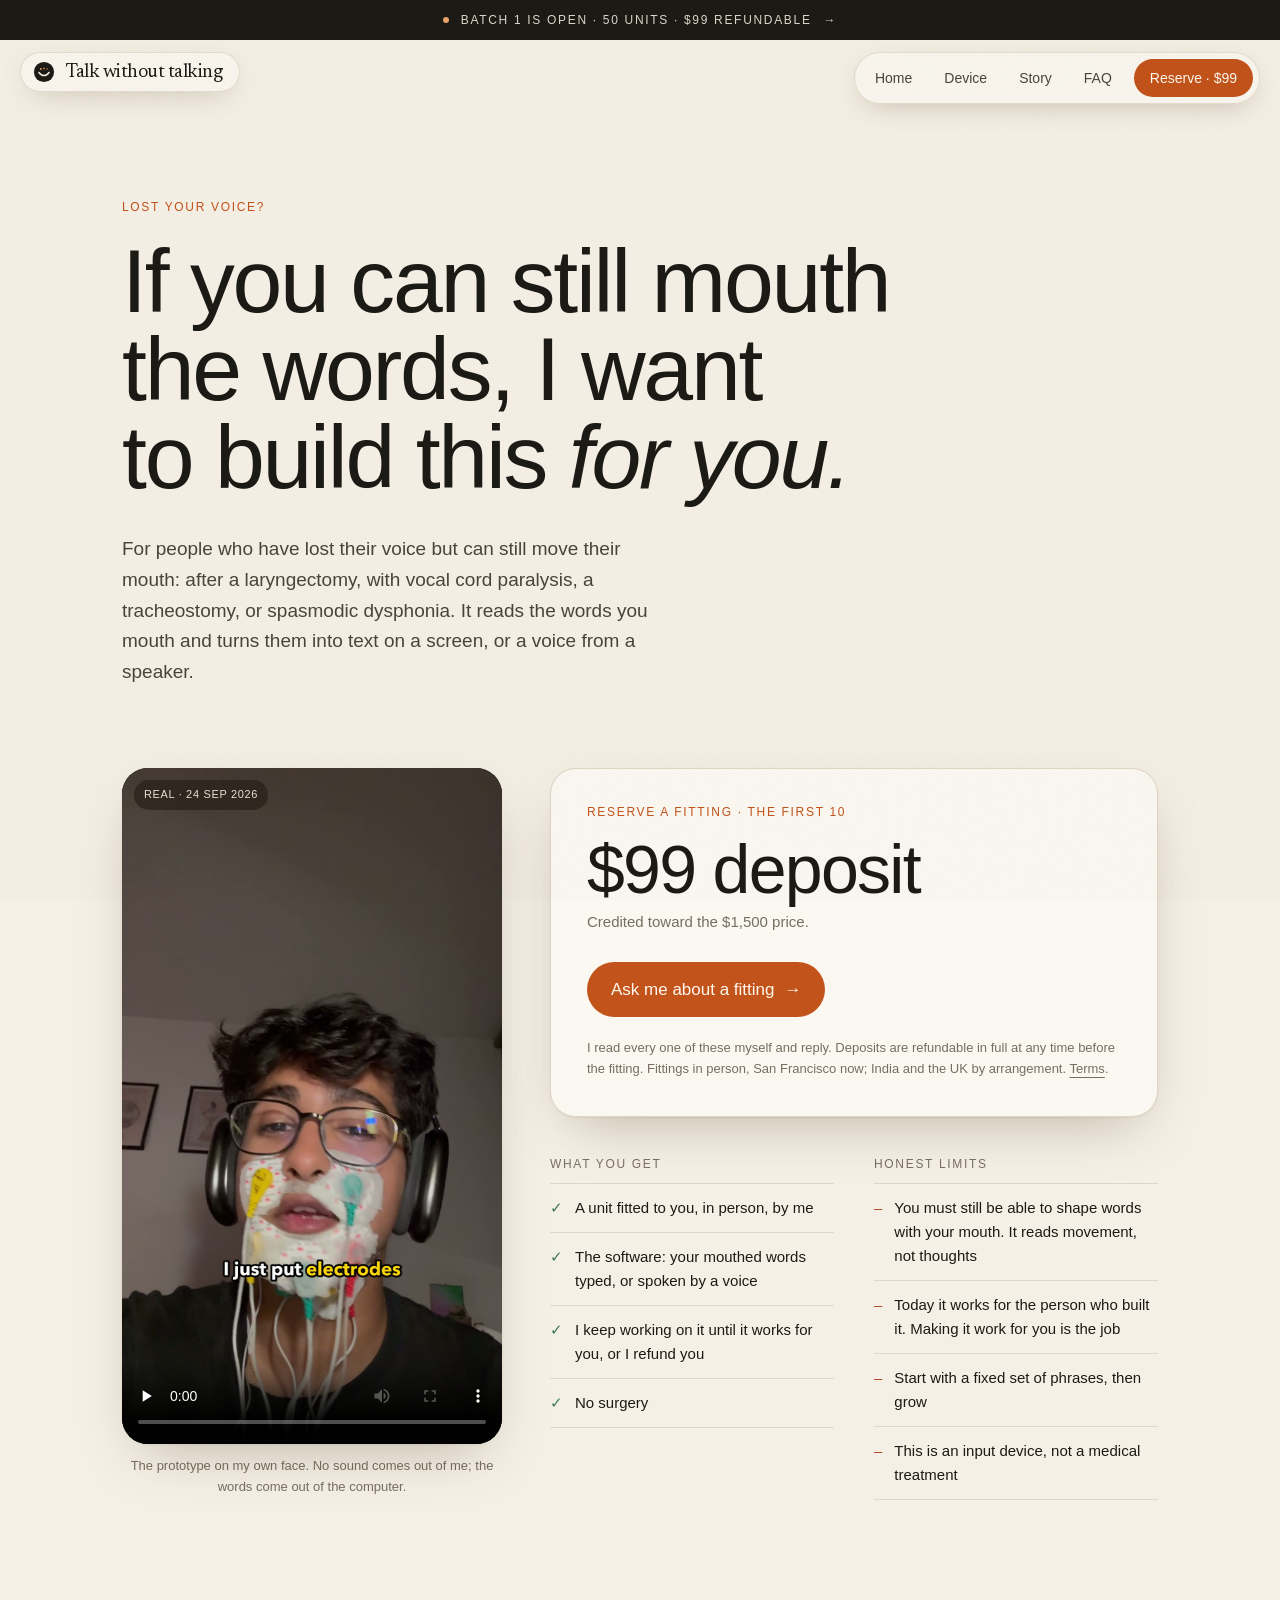
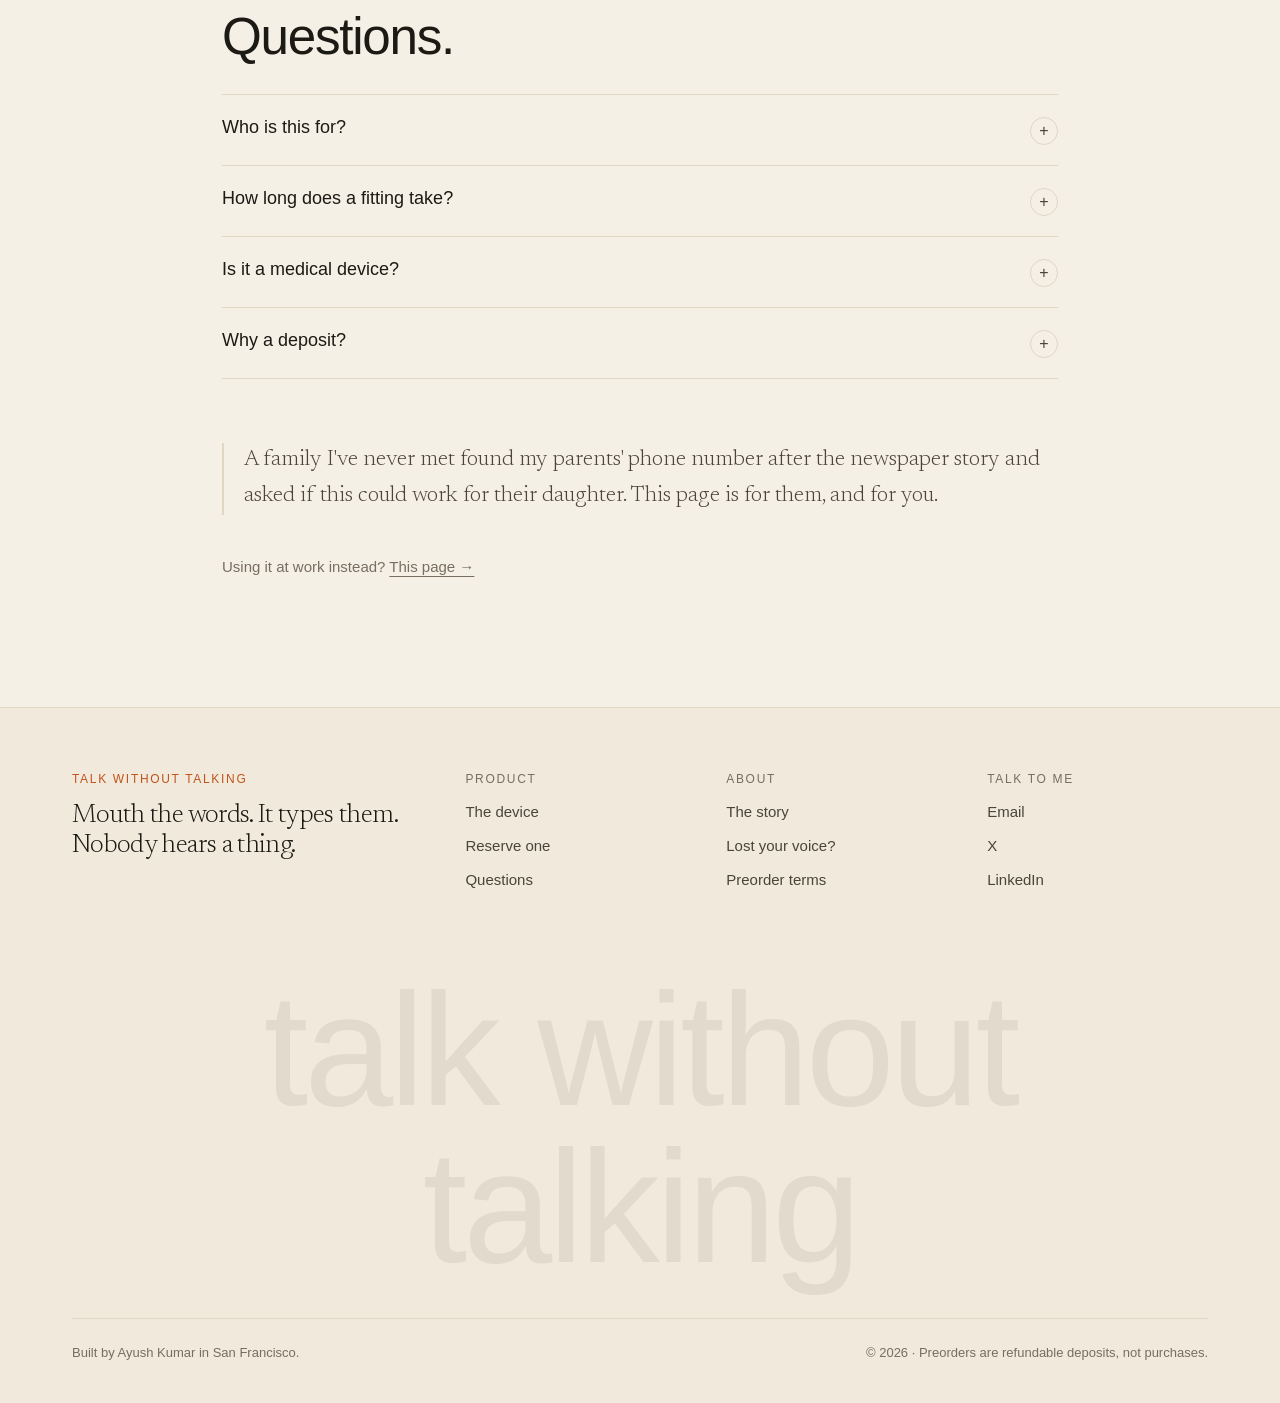
<file: voice.html>
<!DOCTYPE html><!--8QJbOCBJzMdkUB1eUmf69--><html lang="en"><head><meta charSet="utf-8"/><meta name="viewport" content="width=device-width, initial-scale=1, viewport-fit=cover"/><link rel="preload" href="/_next/static/media/22a5144ee8d83bca-s.p.woff2" as="font" crossorigin="" type="font/woff2"/><link rel="preload" href="/_next/static/media/4b9bb515ce6d026f-s.p.woff2" as="font" crossorigin="" type="font/woff2"/><link rel="preload" href="/_next/static/media/5611c55482296524-s.p.woff2" as="font" crossorigin="" type="font/woff2"/><link rel="preload" href="/_next/static/media/7d4881bb7e1bf84d-s.p.woff2" as="font" crossorigin="" type="font/woff2"/><link rel="stylesheet" href="/_next/static/css/fd9ad25fd392b7eb.css" data-precedence="next"/><link rel="preload" as="script" fetchPriority="low" href="/_next/static/chunks/webpack-b6d9324eb99711e1.js"/><script src="/_next/static/chunks/4bd1b696-c023c6e3521b1417.js" async=""></script><script src="/_next/static/chunks/255-2005b055456c798b.js" async=""></script><script src="/_next/static/chunks/main-app-50011ccb211ea432.js" async=""></script><script src="/_next/static/chunks/619-ba102abea3e3d0e4.js" async=""></script><script src="/_next/static/chunks/app/voice/page-914a5882eb971e2f.js" async=""></script><script src="/_next/static/chunks/app/layout-2ae14119107be344.js" async=""></script><meta name="next-size-adjust" content=""/><meta name="theme-color" content="#f5f0e6"/><title>Lost your voice? · Talk without talking</title><meta name="description" content="For people who have lost their voice but can still move their mouth. It reads the words you mouth and turns them into text, or a voice."/><meta property="og:title" content="Talk without talking"/><meta property="og:description" content="Mouth the words. It types them. Nobody hears a thing."/><meta property="og:url" content="https://talkwithouttalking.com"/><meta property="og:image" content="https://talkwithouttalking.com/og.jpg"/><meta property="og:image:width" content="1200"/><meta property="og:image:height" content="630"/><meta property="og:type" content="website"/><meta name="twitter:card" content="summary_large_image"/><meta name="twitter:title" content="Talk without talking"/><meta name="twitter:description" content="Mouth the words. It types them. Nobody hears a thing."/><meta name="twitter:image" content="https://talkwithouttalking.com/og.jpg"/><link rel="icon" href="/favicon.ico" type="image/x-icon" sizes="16x16"/><script src="/_next/static/chunks/polyfills-42372ed130431b0a.js" noModule=""></script></head><body class="__variable_8eaea4 __variable_8c25df __variable_d3630b antialiased"><div hidden=""><!--$--><!--/$--></div><div class="relative z-40 bg-ink text-cream"><a class="kicker flex h-10 items-center justify-center gap-3 px-4 text-center text-[11px] text-cream/90 hover:text-cream" href="/reserve"><span class="inline-block h-1.5 w-1.5 animate-pulse rounded-full bg-[#e9a46a]" aria-hidden="true"></span><span>Batch 1<!-- --> is open<span class="hidden sm:inline"> · <!-- -->50<!-- --> units</span> · $<!-- -->99<!-- --> refundable</span><span aria-hidden="true">→</span></a></div><header class="fixed inset-x-0 z-50 flex items-start justify-between gap-3 px-3 transition-[top] duration-300 sm:px-5 top-[52px]"><a class="rounded-full border border-line/80 bg-card/80 shadow-[0_8px_30px_-12px_rgba(70,45,20,.35)] backdrop-blur-xl flex items-center gap-2.5 py-2 pl-3 pr-4" aria-label="Talk without talking, home" href="/"><svg width="22" height="22" viewBox="0 0 24 24" fill="none" class="" aria-hidden="true"><circle cx="12" cy="12" r="11" fill="var(--ink)"></circle><path d="M6.5 12.5c1.6 2.3 3.5 3.4 5.5 3.4s3.9-1.1 5.5-3.4" stroke="var(--cream)" stroke-width="1.6" stroke-linecap="round"></path><circle cx="8.5" cy="8.6" r="1" fill="#e9a46a"></circle><circle cx="12" cy="8.1" r="1" fill="#e9a46a" opacity=".75"></circle><circle cx="15.5" cy="8.6" r="1" fill="#e9a46a" opacity=".5"></circle></svg><span class="whitespace-nowrap font-serif text-[17px] leading-none tracking-tight sm:text-[19px]">Talk without talking</span></a><nav class="rounded-full border border-line/80 bg-card/80 shadow-[0_8px_30px_-12px_rgba(70,45,20,.35)] backdrop-blur-xl hidden items-center gap-1 p-1.5 md:flex" aria-label="Main"><a class="rounded-full px-3.5 py-2 text-[14px] transition-colors text-ink-2 hover:text-ink" href="/">Home</a><a class="rounded-full px-3.5 py-2 text-[14px] transition-colors text-ink-2 hover:text-ink" href="/device">Device</a><a class="rounded-full px-3.5 py-2 text-[14px] transition-colors text-ink-2 hover:text-ink" href="/story">Story</a><a class="rounded-full px-3.5 py-2 text-[14px] transition-colors text-ink-2 hover:text-ink" href="/faq">FAQ</a><a class="btn-ember ml-1 !px-4 !py-2 text-[14px]" href="/reserve">Reserve · $<!-- -->99</a></nav><div class="rounded-full border border-line/80 bg-card/80 shadow-[0_8px_30px_-12px_rgba(70,45,20,.35)] backdrop-blur-xl flex items-center gap-1 p-1.5 md:hidden"><button type="button" aria-expanded="false" aria-controls="mobile-menu" class="rounded-full px-3.5 py-2 text-[14px] text-ink-2">Menu</button><a class="btn-ember !px-4 !py-2 text-[14px]" href="/reserve">$<!-- -->99</a></div></header><main><section class="mx-auto max-w-[1100px] px-5 pt-[160px] sm:px-8"><div class="reveal idle "><p class="kicker mb-6 text-ember">Lost your voice?</p><h1 class="display max-w-[16ch] text-[clamp(48px,7vw,100px)]">If you can still mouth the words, I want to build this <em class="italic">for you.</em></h1><p class="mt-8 max-w-[52ch] text-[19px] leading-relaxed text-ink-2">For people who have lost their voice but can still move their mouth: after a laryngectomy, with vocal cord paralysis, a tracheostomy, or spasmodic dysphonia. It reads the words you mouth and turns them into text on a screen, or a voice from a speaker.</p></div></section><section class="mx-auto mt-20 grid max-w-[1100px] gap-12 px-5 sm:px-8 md:grid-cols-[380px_1fr] md:items-start"><div class="reveal idle mx-auto w-full max-w-[380px]"><div class="relative aspect-[9/16] overflow-hidden rounded-[26px] bg-black shadow-[var(--shadow)]"><span class="tag absolute left-3 top-3 z-10">Real · 24 Sep 2026</span><video src="/demo.mp4" poster="/poster.jpg" controls="" playsInline="" preload="none" class="h-full w-full object-contain"></video></div><p class="mt-3 text-center text-[13px] text-dim">The prototype on my own face. No sound comes out of me; the words come out of the computer.</p></div><div><div class="reveal idle rounded-[26px] border border-line bg-card p-8 shadow-[var(--shadow)] sm:p-9"><p class="kicker text-ember">Reserve a fitting · the first 10</p><p class="display mt-4 text-[clamp(48px,6vw,68px)]">$99 deposit</p><p class="mt-2 text-[15px] text-dim">Credited toward the $1,500 price.</p><a href="mailto:ayushkumargithub@gmail.com?subject=Fitting%20for%20a%20voice&amp;body=Tell%20me%20in%20a%20few%20words%20what%20happened%20to%20your%20voice%2C%20and%20whether%20you%20can%20still%20move%20your%20lips%20to%20shape%20words." class="btn-ember mt-7">Ask me about a fitting <span aria-hidden="true">→</span></a><p class="mt-5 text-[13px] leading-relaxed text-dim">I read every one of these myself and reply. Deposits are refundable in full at any time before the fitting. Fittings in person, San Francisco now; India and the UK by arrangement.<!-- --> <a class="underline underline-offset-4" href="/terms">Terms</a>.</p></div><div class="reveal idle mt-10 grid gap-10 sm:grid-cols-2"><div><p class="kicker mb-3 text-dim">What you get</p><ul class="grid border-t border-line text-[15px]"><li class="flex gap-3 border-b border-line py-3"><span class="text-ok">✓</span>A unit fitted to you, in person, by me</li><li class="flex gap-3 border-b border-line py-3"><span class="text-ok">✓</span>The software: your mouthed words typed, or spoken by a voice</li><li class="flex gap-3 border-b border-line py-3"><span class="text-ok">✓</span>I keep working on it until it works for you, or I refund you</li><li class="flex gap-3 border-b border-line py-3"><span class="text-ok">✓</span>No surgery</li></ul></div><div><p class="kicker mb-3 text-dim">Honest limits</p><ul class="grid border-t border-line text-[15px]"><li class="flex gap-3 border-b border-line py-3"><span class="text-no">–</span>You must still be able to shape words with your mouth. It reads movement, not thoughts</li><li class="flex gap-3 border-b border-line py-3"><span class="text-no">–</span>Today it works for the person who built it. Making it work for you is the job</li><li class="flex gap-3 border-b border-line py-3"><span class="text-no">–</span>Start with a fixed set of phrases, then grow</li><li class="flex gap-3 border-b border-line py-3"><span class="text-no">–</span>This is an input device, not a medical treatment</li></ul></div></div></div></section><section class="mx-auto mt-28 max-w-[900px] px-5 sm:px-8"><div class="reveal idle "><h2 class="display mb-8 text-[clamp(34px,4vw,54px)]">Questions.</h2><div class="border-t border-line"><details class="group border-b border-line py-5"><summary class="flex items-start justify-between gap-6 text-[18px] leading-snug"><span>Who is this for?</span><span class="plus mt-0.5 grid h-7 w-7 shrink-0 place-items-center rounded-full border border-line text-[16px] text-ink-2">+</span></summary><div class="mt-3 max-w-[62ch] text-[16px] leading-relaxed text-ink-2">Anyone who understands speech and can still shape words with their mouth, but can&#x27;t make sound: after laryngectomy, vocal cord paralysis, tracheostomy, or severe spasmodic dysphonia. If the muscles of the mouth are themselves weakened, it may not work, and I&#x27;ll tell you honestly at the fitting.</div></details><details class="group border-b border-line py-5"><summary class="flex items-start justify-between gap-6 text-[18px] leading-snug"><span>How long does a fitting take?</span><span class="plus mt-0.5 grid h-7 w-7 shrink-0 place-items-center rounded-full border border-line text-[16px] text-ink-2">+</span></summary><div class="mt-3 max-w-[62ch] text-[16px] leading-relaxed text-ink-2">About an hour the first time: fitting it to you, recording you mouthing a set of phrases, and testing. Then it improves every time you use it.</div></details><details class="group border-b border-line py-5"><summary class="flex items-start justify-between gap-6 text-[18px] leading-snug"><span>Is it a medical device?</span><span class="plus mt-0.5 grid h-7 w-7 shrink-0 place-items-center rounded-full border border-line text-[16px] text-ink-2">+</span></summary><div class="mt-3 max-w-[62ch] text-[16px] leading-relaxed text-ink-2">No. It makes no medical claims and treats nothing. It is an input device, like a keyboard, that you control with your mouth instead of your fingers.</div></details><details class="group border-b border-line py-5"><summary class="flex items-start justify-between gap-6 text-[18px] leading-snug"><span>Why a deposit?</span><span class="plus mt-0.5 grid h-7 w-7 shrink-0 place-items-center rounded-full border border-line text-[16px] text-ink-2">+</span></summary><div class="mt-3 max-w-[62ch] text-[16px] leading-relaxed text-ink-2">So I know you mean it, and you know I do. If I can&#x27;t make it work for you, you get it back.</div></details></div></div><div class="reveal idle mt-16 border-l-2 border-line pl-5 font-serif text-[22px] font-light leading-relaxed text-ink-2">A family I&#x27;ve never met found my parents&#x27; phone number after the newspaper story and asked if this could work for their daughter. This page is for them, and for you.</div><p class="mt-10 text-[15px] text-dim">Using it at work instead?<!-- --> <a class="underline underline-offset-4 hover:text-ink" href="/reserve">This page →</a></p></section></main><!--$--><!--/$--><footer class="relative mt-32 border-t border-line bg-paper-2/60"><div class="mx-auto max-w-[1200px] px-5 pb-10 pt-16 sm:px-8"><div class="grid gap-10 md:grid-cols-[1.6fr_1fr_1fr_1fr]"><div><p class="kicker mb-4 text-ember">Talk without talking</p><p class="max-w-[34ch] font-serif text-[26px] font-light leading-[1.15] tracking-tight">Mouth the words. It types them. Nobody hears a thing.</p></div><div class="flex flex-col gap-2.5 text-[15px]"><p class="kicker mb-1 text-dim">Product</p><a class="text-ink-2 hover:text-ink" href="/device">The device</a><a class="text-ink-2 hover:text-ink" href="/reserve">Reserve one</a><a class="text-ink-2 hover:text-ink" href="/faq">Questions</a></div><div class="flex flex-col gap-2.5 text-[15px]"><p class="kicker mb-1 text-dim">About</p><a class="text-ink-2 hover:text-ink" href="/story">The story</a><a class="text-ink-2 hover:text-ink" href="/voice">Lost your voice?</a><a class="text-ink-2 hover:text-ink" href="/terms">Preorder terms</a></div><div class="flex flex-col gap-2.5 text-[15px]"><p class="kicker mb-1 text-dim">Talk to me</p><a class="text-ink-2 hover:text-ink" href="mailto:ayushkumargithub@gmail.com">Email</a><a class="text-ink-2 hover:text-ink" href="https://x.com/Ayush__kmr" target="_blank" rel="noopener">X</a><a class="text-ink-2 hover:text-ink" href="https://www.linkedin.com/in/ayushkumarcode/" target="_blank" rel="noopener">LinkedIn</a></div></div><p aria-hidden="true" class="display mt-20 select-none text-center text-[clamp(52px,12.5vw,190px)] leading-[.85] text-ink/[.07]">talk without talking</p><div class="mt-8 flex flex-wrap items-baseline justify-between gap-3 border-t border-line pt-6 text-[13px] text-dim"><span>Built by <!-- -->Ayush Kumar<!-- --> in San Francisco.</span><span>© 2026 · Preorders are refundable deposits, not purchases.</span></div></div></footer><script src="/_next/static/chunks/webpack-b6d9324eb99711e1.js" id="_R_" async=""></script><script>(self.__next_f=self.__next_f||[]).push([0])</script><script>self.__next_f.push([1,"1:\"$Sreact.fragment\"\n2:I[2619,[\"619\",\"static/chunks/619-ba102abea3e3d0e4.js\",\"583\",\"static/chunks/app/voice/page-914a5882eb971e2f.js\"],\"\"]\n3:I[7031,[\"619\",\"static/chunks/619-ba102abea3e3d0e4.js\",\"177\",\"static/chunks/app/layout-2ae14119107be344.js\"],\"default\"]\n4:I[9766,[],\"\"]\n5:I[8924,[],\"\"]\n9:I[7150,[],\"\"]\n:HL[\"/_next/static/media/22a5144ee8d83bca-s.p.woff2\",\"font\",{\"crossOrigin\":\"\",\"type\":\"font/woff2\"}]\n:HL[\"/_next/static/media/4b9bb515ce6d026f-s.p.woff2\",\"font\",{\"crossOrigin\":\"\",\"type\":\"font/woff2\"}]\n:HL[\"/_next/static/media/5611c55482296524-s.p.woff2\",\"font\",{\"crossOrigin\":\"\",\"type\":\"font/woff2\"}]\n:HL[\"/_next/static/media/7d4881bb7e1bf84d-s.p.woff2\",\"font\",{\"crossOrigin\":\"\",\"type\":\"font/woff2\"}]\n:HL[\"/_next/static/css/fd9ad25fd392b7eb.css\",\"style\"]\n"])</script><script>self.__next_f.push([1,"0:{\"P\":null,\"b\":\"8QJbOCBJzMdkUB1eUmf69\",\"p\":\"\",\"c\":[\"\",\"voice\"],\"i\":false,\"f\":[[[\"\",{\"children\":[\"voice\",{\"children\":[\"__PAGE__\",{}]}]},\"$undefined\",\"$undefined\",true],[\"\",[\"$\",\"$1\",\"c\",{\"children\":[[[\"$\",\"link\",\"0\",{\"rel\":\"stylesheet\",\"href\":\"/_next/static/css/fd9ad25fd392b7eb.css\",\"precedence\":\"next\",\"crossOrigin\":\"$undefined\",\"nonce\":\"$undefined\"}]],[\"$\",\"html\",null,{\"lang\":\"en\",\"children\":[\"$\",\"body\",null,{\"className\":\"__variable_8eaea4 __variable_8c25df __variable_d3630b antialiased\",\"children\":[[\"$\",\"div\",null,{\"className\":\"relative z-40 bg-ink text-cream\",\"children\":[\"$\",\"$L2\",null,{\"href\":\"/reserve\",\"className\":\"kicker flex h-10 items-center justify-center gap-3 px-4 text-center text-[11px] text-cream/90 hover:text-cream\",\"children\":[[\"$\",\"span\",null,{\"className\":\"inline-block h-1.5 w-1.5 animate-pulse rounded-full bg-[#e9a46a]\",\"aria-hidden\":true}],[\"$\",\"span\",null,{\"children\":[\"Batch 1\",\" is open\",[\"$\",\"span\",null,{\"className\":\"hidden sm:inline\",\"children\":[\" · \",50,\" units\"]}],\" · $\",99,\" refundable\"]}],[\"$\",\"span\",null,{\"aria-hidden\":true,\"children\":\"→\"}]]}]}],[\"$\",\"$L3\",null,{}],[\"$\",\"$L4\",null,{\"parallelRouterKey\":\"children\",\"error\":\"$undefined\",\"errorStyles\":\"$undefined\",\"errorScripts\":\"$undefined\",\"template\":[\"$\",\"$L5\",null,{}],\"templateStyles\":\"$undefined\",\"templateScripts\":\"$undefined\",\"notFound\":[[\"$\",\"main\",null,{\"className\":\"mx-auto grid min-h-[80svh] max-w-[900px] place-content-center px-5 text-center\",\"children\":[[\"$\",\"p\",null,{\"className\":\"kicker mb-6 text-ember\",\"children\":\"404\"}],[\"$\",\"h1\",null,{\"className\":\"display text-[clamp(52px,8vw,110px)]\",\"children\":[\"Nothing here. \",[\"$\",\"em\",null,{\"className\":\"italic\",\"children\":\"Not even a murmur.\"}]]}],[\"$\",\"div\",null,{\"className\":\"mt-10 flex justify-center\",\"children\":[\"$\",\"$L2\",null,{\"href\":\"/\",\"className\":\"btn-ink\",\"children\":\"Back home\"}]}]]}],[]],\"forbidden\":\"$undefined\",\"unauthorized\":\"$undefined\"}],[\"$\",\"footer\",null,{\"className\":\"relative mt-32 border-t border-line bg-paper-2/60\",\"children\":[\"$\",\"div\",null,{\"className\":\"mx-auto max-w-[1200px] px-5 pb-10 pt-16 sm:px-8\",\"children\":[[\"$\",\"div\",null,{\"className\":\"grid gap-10 md:grid-cols-[1.6fr_1fr_1fr_1fr]\",\"children\":[[\"$\",\"div\",null,{\"children\":[[\"$\",\"p\",null,{\"className\":\"kicker mb-4 text-ember\",\"children\":\"Talk without talking\"}],[\"$\",\"p\",null,{\"className\":\"max-w-[34ch] font-serif text-[26px] font-light leading-[1.15] tracking-tight\",\"children\":\"Mouth the words. It types them. Nobody hears a thing.\"}]]}],[\"$\",\"div\",null,{\"className\":\"flex flex-col gap-2.5 text-[15px]\",\"children\":[[\"$\",\"p\",null,{\"className\":\"kicker mb-1 text-dim\",\"children\":\"Product\"}],[\"$\",\"$L2\",null,{\"className\":\"text-ink-2 hover:text-ink\",\"href\":\"/device\",\"children\":\"The device\"}],[\"$\",\"$L2\",null,{\"className\":\"text-ink-2 hover:text-ink\",\"href\":\"/reserve\",\"children\":\"Reserve one\"}],[\"$\",\"$L2\",null,{\"className\":\"text-ink-2 hover:text-ink\",\"href\":\"/faq\",\"children\":\"Questions\"}]]}],[\"$\",\"div\",null,{\"className\":\"flex flex-col gap-2.5 text-[15px]\",\"children\":[[\"$\",\"p\",null,{\"className\":\"kicker mb-1 text-dim\",\"children\":\"About\"}],[\"$\",\"$L2\",null,{\"className\":\"text-ink-2 hover:text-ink\",\"href\":\"/story\",\"children\":\"The story\"}],[\"$\",\"$L2\",null,{\"className\":\"text-ink-2 hover:text-ink\",\"href\":\"/voice\",\"children\":\"Lost your voice?\"}],[\"$\",\"$L2\",null,{\"className\":\"text-ink-2 hover:text-ink\",\"href\":\"/terms\",\"children\":\"Preorder terms\"}]]}],[\"$\",\"div\",null,{\"className\":\"flex flex-col gap-2.5 text-[15px]\",\"children\":[[\"$\",\"p\",null,{\"className\":\"kicker mb-1 text-dim\",\"children\":\"Talk to me\"}],[\"$\",\"a\",null,{\"className\":\"text-ink-2 hover:text-ink\",\"href\":\"mailto:ayushkumargithub@gmail.com\",\"children\":\"Email\"}],[\"$\",\"a\",null,{\"className\":\"text-ink-2 hover:text-ink\",\"href\":\"https://x.com/Ayush__kmr\",\"target\":\"_blank\",\"rel\":\"noopener\",\"children\":\"X\"}],[\"$\",\"a\",null,{\"className\":\"text-ink-2 hover:text-ink\",\"href\":\"https://www.linkedin.com/in/ayushkumarcode/\",\"target\":\"_blank\",\"rel\":\"noopener\",\"children\":\"LinkedIn\"}]]}]]}],[\"$\",\"p\",null,{\"aria-hidden\":true,\"className\":\"display mt-20 select-none text-center text-[clamp(52px,12.5vw,190px)] leading-[.85] text-ink/[.07]\",\"children\":\"talk without talking\"}],[\"$\",\"div\",null,{\"className\":\"mt-8 flex flex-wrap items-baseline justify-between gap-3 border-t border-line pt-6 text-[13px] text-dim\",\"children\":[[\"$\",\"span\",null,{\"children\":[\"Built by \",\"Ayush Kumar\",\" in San Francisco.\"]}],[\"$\",\"span\",null,{\"children\":\"© 2026 · Preorders are refundable deposits, not purchases.\"}]]}]]}]}]]}]}]]}],{\"children\":[\"voice\",[\"$\",\"$1\",\"c\",{\"children\":[null,[\"$\",\"$L4\",null,{\"parallelRouterKey\":\"children\",\"error\":\"$undefined\",\"errorStyles\":\"$undefined\",\"errorScripts\":\"$undefined\",\"template\":\"$L6\",\"templateStyles\":\"$undefined\",\"templateScripts\":\"$undefined\",\"notFound\":\"$undefined\",\"forbidden\":\"$undefined\",\"unauthorized\":\"$undefined\"}]]}],{\"children\":[\"__PAGE__\",\"$L7\",{},null,false]},null,false]},null,false],\"$L8\",false]],\"m\":\"$undefined\",\"G\":[\"$9\",[]],\"s\":false,\"S\":true}\n"])</script><script>self.__next_f.push([1,"a:I[773,[\"619\",\"static/chunks/619-ba102abea3e3d0e4.js\",\"583\",\"static/chunks/app/voice/page-914a5882eb971e2f.js\"],\"default\"]\ne:I[4431,[],\"ViewportBoundary\"]\n10:I[4431,[],\"MetadataBoundary\"]\n11:\"$Sreact.suspense\"\n6:[\"$\",\"$L5\",null,{}]\n"])</script><script>self.__next_f.push([1,"7:[\"$\",\"$1\",\"c\",{\"children\":[[\"$\",\"main\",null,{\"children\":[[\"$\",\"section\",null,{\"className\":\"mx-auto max-w-[1100px] px-5 pt-[160px] sm:px-8\",\"children\":[\"$\",\"$La\",null,{\"children\":[[\"$\",\"p\",null,{\"className\":\"kicker mb-6 text-ember\",\"children\":\"Lost your voice?\"}],[\"$\",\"h1\",null,{\"className\":\"display max-w-[16ch] text-[clamp(48px,7vw,100px)]\",\"children\":[\"If you can still mouth the words, I want to build this \",[\"$\",\"em\",null,{\"className\":\"italic\",\"children\":\"for you.\"}]]}],[\"$\",\"p\",null,{\"className\":\"mt-8 max-w-[52ch] text-[19px] leading-relaxed text-ink-2\",\"children\":\"For people who have lost their voice but can still move their mouth: after a laryngectomy, with vocal cord paralysis, a tracheostomy, or spasmodic dysphonia. It reads the words you mouth and turns them into text on a screen, or a voice from a speaker.\"}]]}]}],[\"$\",\"section\",null,{\"className\":\"mx-auto mt-20 grid max-w-[1100px] gap-12 px-5 sm:px-8 md:grid-cols-[380px_1fr] md:items-start\",\"children\":[[\"$\",\"$La\",null,{\"className\":\"mx-auto w-full max-w-[380px]\",\"children\":[[\"$\",\"div\",null,{\"className\":\"relative aspect-[9/16] overflow-hidden rounded-[26px] bg-black shadow-[var(--shadow)]\",\"children\":[[\"$\",\"span\",null,{\"className\":\"tag absolute left-3 top-3 z-10\",\"children\":\"Real · 24 Sep 2026\"}],[\"$\",\"video\",null,{\"src\":\"/demo.mp4\",\"poster\":\"/poster.jpg\",\"controls\":true,\"playsInline\":true,\"preload\":\"none\",\"className\":\"h-full w-full object-contain\"}]]}],[\"$\",\"p\",null,{\"className\":\"mt-3 text-center text-[13px] text-dim\",\"children\":\"The prototype on my own face. No sound comes out of me; the words come out of the computer.\"}]]}],[\"$\",\"div\",null,{\"children\":[[\"$\",\"$La\",null,{\"className\":\"rounded-[26px] border border-line bg-card p-8 shadow-[var(--shadow)] sm:p-9\",\"children\":[[\"$\",\"p\",null,{\"className\":\"kicker text-ember\",\"children\":\"Reserve a fitting · the first 10\"}],[\"$\",\"p\",null,{\"className\":\"display mt-4 text-[clamp(48px,6vw,68px)]\",\"children\":\"$$99 deposit\"}],[\"$\",\"p\",null,{\"className\":\"mt-2 text-[15px] text-dim\",\"children\":\"Credited toward the $1,500 price.\"}],[\"$\",\"a\",null,{\"href\":\"mailto:ayushkumargithub@gmail.com?subject=Fitting%20for%20a%20voice\u0026body=Tell%20me%20in%20a%20few%20words%20what%20happened%20to%20your%20voice%2C%20and%20whether%20you%20can%20still%20move%20your%20lips%20to%20shape%20words.\",\"className\":\"btn-ember mt-7\",\"children\":[\"Ask me about a fitting \",[\"$\",\"span\",null,{\"aria-hidden\":true,\"children\":\"→\"}]]}],[\"$\",\"p\",null,{\"className\":\"mt-5 text-[13px] leading-relaxed text-dim\",\"children\":[\"I read every one of these myself and reply. Deposits are refundable in full at any time before the fitting. Fittings in person, San Francisco now; India and the UK by arrangement.\",\" \",[\"$\",\"$L2\",null,{\"href\":\"/terms\",\"className\":\"underline underline-offset-4\",\"children\":\"Terms\"}],\".\"]}]]}],[\"$\",\"$La\",null,{\"delay\":0.06,\"className\":\"mt-10 grid gap-10 sm:grid-cols-2\",\"children\":[[\"$\",\"div\",null,{\"children\":[[\"$\",\"p\",null,{\"className\":\"kicker mb-3 text-dim\",\"children\":\"What you get\"}],[\"$\",\"ul\",null,{\"className\":\"grid border-t border-line text-[15px]\",\"children\":[[\"$\",\"li\",\"A unit fitted to you, in person, by me\",{\"className\":\"flex gap-3 border-b border-line py-3\",\"children\":[[\"$\",\"span\",null,{\"className\":\"text-ok\",\"children\":\"✓\"}],\"A unit fitted to you, in person, by me\"]}],[\"$\",\"li\",\"The software: your mouthed words typed, or spoken by a voice\",{\"className\":\"flex gap-3 border-b border-line py-3\",\"children\":[[\"$\",\"span\",null,{\"className\":\"text-ok\",\"children\":\"✓\"}],\"The software: your mouthed words typed, or spoken by a voice\"]}],[\"$\",\"li\",\"I keep working on it until it works for you, or I refund you\",{\"className\":\"flex gap-3 border-b border-line py-3\",\"children\":[[\"$\",\"span\",null,{\"className\":\"text-ok\",\"children\":\"✓\"}],\"I keep working on it until it works for you, or I refund you\"]}],[\"$\",\"li\",\"No surgery\",{\"className\":\"flex gap-3 border-b border-line py-3\",\"children\":[[\"$\",\"span\",null,{\"className\":\"text-ok\",\"children\":\"✓\"}],\"No surgery\"]}]]}]]}],[\"$\",\"div\",null,{\"children\":[[\"$\",\"p\",null,{\"className\":\"kicker mb-3 text-dim\",\"children\":\"Honest limits\"}],\"$Lb\"]}]]}]]}]]}],\"$Lc\"]}],null,\"$Ld\"]}]\n"])</script><script>self.__next_f.push([1,"8:[\"$\",\"$1\",\"h\",{\"children\":[null,[[\"$\",\"$Le\",null,{\"children\":\"$Lf\"}],[\"$\",\"meta\",null,{\"name\":\"next-size-adjust\",\"content\":\"\"}]],[\"$\",\"$L10\",null,{\"children\":[\"$\",\"div\",null,{\"hidden\":true,\"children\":[\"$\",\"$11\",null,{\"fallback\":null,\"children\":\"$L12\"}]}]}]]}]\n"])</script><script>self.__next_f.push([1,"13:I[4431,[],\"OutletBoundary\"]\n15:I[5278,[],\"AsyncMetadataOutlet\"]\n"])</script><script>self.__next_f.push([1,"b:[\"$\",\"ul\",null,{\"className\":\"grid border-t border-line text-[15px]\",\"children\":[[\"$\",\"li\",\"You must still be able to shape words with your mouth. It reads movement, not thoughts\",{\"className\":\"flex gap-3 border-b border-line py-3\",\"children\":[[\"$\",\"span\",null,{\"className\":\"text-no\",\"children\":\"–\"}],\"You must still be able to shape words with your mouth. It reads movement, not thoughts\"]}],[\"$\",\"li\",\"Today it works for the person who built it. Making it work for you is the job\",{\"className\":\"flex gap-3 border-b border-line py-3\",\"children\":[[\"$\",\"span\",null,{\"className\":\"text-no\",\"children\":\"–\"}],\"Today it works for the person who built it. Making it work for you is the job\"]}],[\"$\",\"li\",\"Start with a fixed set of phrases, then grow\",{\"className\":\"flex gap-3 border-b border-line py-3\",\"children\":[[\"$\",\"span\",null,{\"className\":\"text-no\",\"children\":\"–\"}],\"Start with a fixed set of phrases, then grow\"]}],[\"$\",\"li\",\"This is an input device, not a medical treatment\",{\"className\":\"flex gap-3 border-b border-line py-3\",\"children\":[[\"$\",\"span\",null,{\"className\":\"text-no\",\"children\":\"–\"}],\"This is an input device, not a medical treatment\"]}]]}]\n"])</script><script>self.__next_f.push([1,"c:[\"$\",\"section\",null,{\"className\":\"mx-auto mt-28 max-w-[900px] px-5 sm:px-8\",\"children\":[[\"$\",\"$La\",null,{\"children\":[[\"$\",\"h2\",null,{\"className\":\"display mb-8 text-[clamp(34px,4vw,54px)]\",\"children\":\"Questions.\"}],[\"$\",\"div\",null,{\"className\":\"border-t border-line\",\"children\":[[\"$\",\"details\",\"Who is this for?\",{\"className\":\"group border-b border-line py-5\",\"children\":[[\"$\",\"summary\",null,{\"className\":\"flex items-start justify-between gap-6 text-[18px] leading-snug\",\"children\":[[\"$\",\"span\",null,{\"children\":\"Who is this for?\"}],[\"$\",\"span\",null,{\"className\":\"plus mt-0.5 grid h-7 w-7 shrink-0 place-items-center rounded-full border border-line text-[16px] text-ink-2\",\"children\":\"+\"}]]}],[\"$\",\"div\",null,{\"className\":\"mt-3 max-w-[62ch] text-[16px] leading-relaxed text-ink-2\",\"children\":\"Anyone who understands speech and can still shape words with their mouth, but can't make sound: after laryngectomy, vocal cord paralysis, tracheostomy, or severe spasmodic dysphonia. If the muscles of the mouth are themselves weakened, it may not work, and I'll tell you honestly at the fitting.\"}]]}],[\"$\",\"details\",\"How long does a fitting take?\",{\"className\":\"group border-b border-line py-5\",\"children\":[[\"$\",\"summary\",null,{\"className\":\"flex items-start justify-between gap-6 text-[18px] leading-snug\",\"children\":[[\"$\",\"span\",null,{\"children\":\"How long does a fitting take?\"}],[\"$\",\"span\",null,{\"className\":\"plus mt-0.5 grid h-7 w-7 shrink-0 place-items-center rounded-full border border-line text-[16px] text-ink-2\",\"children\":\"+\"}]]}],[\"$\",\"div\",null,{\"className\":\"mt-3 max-w-[62ch] text-[16px] leading-relaxed text-ink-2\",\"children\":\"About an hour the first time: fitting it to you, recording you mouthing a set of phrases, and testing. Then it improves every time you use it.\"}]]}],[\"$\",\"details\",\"Is it a medical device?\",{\"className\":\"group border-b border-line py-5\",\"children\":[[\"$\",\"summary\",null,{\"className\":\"flex items-start justify-between gap-6 text-[18px] leading-snug\",\"children\":[[\"$\",\"span\",null,{\"children\":\"Is it a medical device?\"}],[\"$\",\"span\",null,{\"className\":\"plus mt-0.5 grid h-7 w-7 shrink-0 place-items-center rounded-full border border-line text-[16px] text-ink-2\",\"children\":\"+\"}]]}],[\"$\",\"div\",null,{\"className\":\"mt-3 max-w-[62ch] text-[16px] leading-relaxed text-ink-2\",\"children\":\"No. It makes no medical claims and treats nothing. It is an input device, like a keyboard, that you control with your mouth instead of your fingers.\"}]]}],[\"$\",\"details\",\"Why a deposit?\",{\"className\":\"group border-b border-line py-5\",\"children\":[[\"$\",\"summary\",null,{\"className\":\"flex items-start justify-between gap-6 text-[18px] leading-snug\",\"children\":[[\"$\",\"span\",null,{\"children\":\"Why a deposit?\"}],[\"$\",\"span\",null,{\"className\":\"plus mt-0.5 grid h-7 w-7 shrink-0 place-items-center rounded-full border border-line text-[16px] text-ink-2\",\"children\":\"+\"}]]}],[\"$\",\"div\",null,{\"className\":\"mt-3 max-w-[62ch] text-[16px] leading-relaxed text-ink-2\",\"children\":\"So I know you mean it, and you know I do. If I can't make it work for you, you get it back.\"}]]}]]}]]}],[\"$\",\"$La\",null,{\"className\":\"mt-16 border-l-2 border-line pl-5 font-serif text-[22px] font-light leading-relaxed text-ink-2\",\"children\":\"A family I've never met found my parents' phone number after the newspaper story and asked if this could work for their daughter. This page is for them, and for you.\"}],[\"$\",\"p\",null,{\"className\":\"mt-10 text-[15px] text-dim\",\"children\":[\"Using it at work instead?\",\" \",[\"$\",\"$L2\",null,{\"href\":\"/reserve\",\"className\":\"underline underline-offset-4 hover:text-ink\",\"children\":\"This page →\"}]]}]]}]\n"])</script><script>self.__next_f.push([1,"d:[\"$\",\"$L13\",null,{\"children\":[\"$L14\",[\"$\",\"$L15\",null,{\"promise\":\"$@16\"}]]}]\n"])</script><script>self.__next_f.push([1,"f:[[\"$\",\"meta\",\"0\",{\"charSet\":\"utf-8\"}],[\"$\",\"meta\",\"1\",{\"name\":\"viewport\",\"content\":\"width=device-width, initial-scale=1, viewport-fit=cover\"}],[\"$\",\"meta\",\"2\",{\"name\":\"theme-color\",\"content\":\"#f5f0e6\"}]]\n"])</script><script>self.__next_f.push([1,"14:null\n"])</script><script>self.__next_f.push([1,"17:I[622,[],\"IconMark\"]\n"])</script><script>self.__next_f.push([1,"16:{\"metadata\":[[\"$\",\"title\",\"0\",{\"children\":\"Lost your voice? · Talk without talking\"}],[\"$\",\"meta\",\"1\",{\"name\":\"description\",\"content\":\"For people who have lost their voice but can still move their mouth. It reads the words you mouth and turns them into text, or a voice.\"}],[\"$\",\"meta\",\"2\",{\"property\":\"og:title\",\"content\":\"Talk without talking\"}],[\"$\",\"meta\",\"3\",{\"property\":\"og:description\",\"content\":\"Mouth the words. It types them. Nobody hears a thing.\"}],[\"$\",\"meta\",\"4\",{\"property\":\"og:url\",\"content\":\"https://talkwithouttalking.com\"}],[\"$\",\"meta\",\"5\",{\"property\":\"og:image\",\"content\":\"https://talkwithouttalking.com/og.jpg\"}],[\"$\",\"meta\",\"6\",{\"property\":\"og:image:width\",\"content\":\"1200\"}],[\"$\",\"meta\",\"7\",{\"property\":\"og:image:height\",\"content\":\"630\"}],[\"$\",\"meta\",\"8\",{\"property\":\"og:type\",\"content\":\"website\"}],[\"$\",\"meta\",\"9\",{\"name\":\"twitter:card\",\"content\":\"summary_large_image\"}],[\"$\",\"meta\",\"10\",{\"name\":\"twitter:title\",\"content\":\"Talk without talking\"}],[\"$\",\"meta\",\"11\",{\"name\":\"twitter:description\",\"content\":\"Mouth the words. It types them. Nobody hears a thing.\"}],[\"$\",\"meta\",\"12\",{\"name\":\"twitter:image\",\"content\":\"https://talkwithouttalking.com/og.jpg\"}],[\"$\",\"link\",\"13\",{\"rel\":\"icon\",\"href\":\"/favicon.ico\",\"type\":\"image/x-icon\",\"sizes\":\"16x16\"}],[\"$\",\"$L17\",\"14\",{}]],\"error\":null,\"digest\":\"$undefined\"}\n"])</script><script>self.__next_f.push([1,"12:\"$16:metadata\"\n"])</script></body></html>
</file>
<file: _next/static/css/fd9ad25fd392b7eb.css>
@font-face{font-family:Geist;font-style:normal;font-weight:100 900;font-display:swap;src:url(/_next/static/media/f639721981034f88-s.woff2) format("woff2");unicode-range:u+0460-052f,u+1c80-1c8a,u+20b4,u+2de0-2dff,u+a640-a69f,u+fe2e-fe2f}@font-face{font-family:Geist;font-style:normal;font-weight:100 900;font-display:swap;src:url(/_next/static/media/9766a7e9e2e0ad5a-s.woff2) format("woff2");unicode-range:u+0301,u+0400-045f,u+0490-0491,u+04b0-04b1,u+2116}@font-face{font-family:Geist;font-style:normal;font-weight:100 900;font-display:swap;src:url(/_next/static/media/b66cf8e69499582a-s.woff2) format("woff2");unicode-range:u+0102-0103,u+0110-0111,u+0128-0129,u+0168-0169,u+01a0-01a1,u+01af-01b0,u+0300-0301,u+0303-0304,u+0308-0309,u+0323,u+0329,u+1ea0-1ef9,u+20ab}@font-face{font-family:Geist;font-style:normal;font-weight:100 900;font-display:swap;src:url(/_next/static/media/aa016aab0e6d1295-s.woff2) format("woff2");unicode-range:u+0100-02ba,u+02bd-02c5,u+02c7-02cc,u+02ce-02d7,u+02dd-02ff,u+0304,u+0308,u+0329,u+1d00-1dbf,u+1e00-1e9f,u+1ef2-1eff,u+2020,u+20a0-20ab,u+20ad-20c4,u+2113,u+2c60-2c7f,u+a720-a7ff}@font-face{font-family:Geist;font-style:normal;font-weight:100 900;font-display:swap;src:url(/_next/static/media/22a5144ee8d83bca-s.p.woff2) format("woff2");unicode-range:u+00??,u+0131,u+0152-0153,u+02bb-02bc,u+02c6,u+02da,u+02dc,u+0304,u+0308,u+0329,u+2000-206f,u+20ac,u+2122,u+2191,u+2193,u+2212,u+2215,u+feff,u+fffd}@font-face{font-family:Geist Fallback;src:local("Arial");ascent-override:95.94%;descent-override:28.16%;line-gap-override:0.00%;size-adjust:104.76%}.__className_8eaea4{font-family:Geist,Geist Fallback;font-style:normal}.__variable_8eaea4{--font-geist-sans:"Geist","Geist Fallback"}@font-face{font-family:Geist Mono;font-style:normal;font-weight:100 900;font-display:swap;src:url(/_next/static/media/013b72fa676f92e0-s.woff2) format("woff2");unicode-range:u+0460-052f,u+1c80-1c8a,u+20b4,u+2de0-2dff,u+a640-a69f,u+fe2e-fe2f}@font-face{font-family:Geist Mono;font-style:normal;font-weight:100 900;font-display:swap;src:url(/_next/static/media/b9408752a0c24fb9-s.woff2) format("woff2");unicode-range:u+0301,u+0400-045f,u+0490-0491,u+04b0-04b1,u+2116}@font-face{font-family:Geist Mono;font-style:normal;font-weight:100 900;font-display:swap;src:url(/_next/static/media/65f03d54ccadf4a8-s.woff2) format("woff2");unicode-range:u+2000-2001,u+2004-2008,u+200a,u+23b8-23bd,u+2500-259f}@font-face{font-family:Geist Mono;font-style:normal;font-weight:100 900;font-display:swap;src:url(/_next/static/media/e038a29029a234f2-s.woff2) format("woff2");unicode-range:u+0102-0103,u+0110-0111,u+0128-0129,u+0168-0169,u+01a0-01a1,u+01af-01b0,u+0300-0301,u+0303-0304,u+0308-0309,u+0323,u+0329,u+1ea0-1ef9,u+20ab}@font-face{font-family:Geist Mono;font-style:normal;font-weight:100 900;font-display:swap;src:url(/_next/static/media/2b5b02fc7e511755-s.woff2) format("woff2");unicode-range:u+0100-02ba,u+02bd-02c5,u+02c7-02cc,u+02ce-02d7,u+02dd-02ff,u+0304,u+0308,u+0329,u+1d00-1dbf,u+1e00-1e9f,u+1ef2-1eff,u+2020,u+20a0-20ab,u+20ad-20c4,u+2113,u+2c60-2c7f,u+a720-a7ff}@font-face{font-family:Geist Mono;font-style:normal;font-weight:100 900;font-display:swap;src:url(/_next/static/media/7d4881bb7e1bf84d-s.p.woff2) format("woff2");unicode-range:u+00??,u+0131,u+0152-0153,u+02bb-02bc,u+02c6,u+02da,u+02dc,u+0304,u+0308,u+0329,u+2000-206f,u+20ac,u+2122,u+2191,u+2193,u+2212,u+2215,u+feff,u+fffd}@font-face{font-family:Geist Mono Fallback;src:local("Arial");ascent-override:74.67%;descent-override:21.92%;line-gap-override:0.00%;size-adjust:134.59%}.__className_8c25df{font-family:Geist Mono,Geist Mono Fallback;font-style:normal}.__variable_8c25df{--font-geist-mono:"Geist Mono","Geist Mono Fallback"}@font-face{font-family:Newsreader;font-style:italic;font-weight:300;font-display:swap;src:url(/_next/static/media/eb251072d3b5478c-s.woff2) format("woff2");unicode-range:u+0102-0103,u+0110-0111,u+0128-0129,u+0168-0169,u+01a0-01a1,u+01af-01b0,u+0300-0301,u+0303-0304,u+0308-0309,u+0323,u+0329,u+1ea0-1ef9,u+20ab}@font-face{font-family:Newsreader;font-style:italic;font-weight:300;font-display:swap;src:url(/_next/static/media/e92f802bb57ccffe-s.woff2) format("woff2");unicode-range:u+0100-02ba,u+02bd-02c5,u+02c7-02cc,u+02ce-02d7,u+02dd-02ff,u+0304,u+0308,u+0329,u+1d00-1dbf,u+1e00-1e9f,u+1ef2-1eff,u+2020,u+20a0-20ab,u+20ad-20c4,u+2113,u+2c60-2c7f,u+a720-a7ff}@font-face{font-family:Newsreader;font-style:italic;font-weight:300;font-display:swap;src:url(/_next/static/media/4b9bb515ce6d026f-s.p.woff2) format("woff2");unicode-range:u+00??,u+0131,u+0152-0153,u+02bb-02bc,u+02c6,u+02da,u+02dc,u+0304,u+0308,u+0329,u+2000-206f,u+20ac,u+2122,u+2191,u+2193,u+2212,u+2215,u+feff,u+fffd}@font-face{font-family:Newsreader;font-style:italic;font-weight:400;font-display:swap;src:url(/_next/static/media/eb251072d3b5478c-s.woff2) format("woff2");unicode-range:u+0102-0103,u+0110-0111,u+0128-0129,u+0168-0169,u+01a0-01a1,u+01af-01b0,u+0300-0301,u+0303-0304,u+0308-0309,u+0323,u+0329,u+1ea0-1ef9,u+20ab}@font-face{font-family:Newsreader;font-style:italic;font-weight:400;font-display:swap;src:url(/_next/static/media/e92f802bb57ccffe-s.woff2) format("woff2");unicode-range:u+0100-02ba,u+02bd-02c5,u+02c7-02cc,u+02ce-02d7,u+02dd-02ff,u+0304,u+0308,u+0329,u+1d00-1dbf,u+1e00-1e9f,u+1ef2-1eff,u+2020,u+20a0-20ab,u+20ad-20c4,u+2113,u+2c60-2c7f,u+a720-a7ff}@font-face{font-family:Newsreader;font-style:italic;font-weight:400;font-display:swap;src:url(/_next/static/media/4b9bb515ce6d026f-s.p.woff2) format("woff2");unicode-range:u+00??,u+0131,u+0152-0153,u+02bb-02bc,u+02c6,u+02da,u+02dc,u+0304,u+0308,u+0329,u+2000-206f,u+20ac,u+2122,u+2191,u+2193,u+2212,u+2215,u+feff,u+fffd}@font-face{font-family:Newsreader;font-style:normal;font-weight:300;font-display:swap;src:url(/_next/static/media/7088c2b12ccac062-s.woff2) format("woff2");unicode-range:u+0102-0103,u+0110-0111,u+0128-0129,u+0168-0169,u+01a0-01a1,u+01af-01b0,u+0300-0301,u+0303-0304,u+0308-0309,u+0323,u+0329,u+1ea0-1ef9,u+20ab}@font-face{font-family:Newsreader;font-style:normal;font-weight:300;font-display:swap;src:url(/_next/static/media/665e920483964785-s.woff2) format("woff2");unicode-range:u+0100-02ba,u+02bd-02c5,u+02c7-02cc,u+02ce-02d7,u+02dd-02ff,u+0304,u+0308,u+0329,u+1d00-1dbf,u+1e00-1e9f,u+1ef2-1eff,u+2020,u+20a0-20ab,u+20ad-20c4,u+2113,u+2c60-2c7f,u+a720-a7ff}@font-face{font-family:Newsreader;font-style:normal;font-weight:300;font-display:swap;src:url(/_next/static/media/5611c55482296524-s.p.woff2) format("woff2");unicode-range:u+00??,u+0131,u+0152-0153,u+02bb-02bc,u+02c6,u+02da,u+02dc,u+0304,u+0308,u+0329,u+2000-206f,u+20ac,u+2122,u+2191,u+2193,u+2212,u+2215,u+feff,u+fffd}@font-face{font-family:Newsreader;font-style:normal;font-weight:400;font-display:swap;src:url(/_next/static/media/7088c2b12ccac062-s.woff2) format("woff2");unicode-range:u+0102-0103,u+0110-0111,u+0128-0129,u+0168-0169,u+01a0-01a1,u+01af-01b0,u+0300-0301,u+0303-0304,u+0308-0309,u+0323,u+0329,u+1ea0-1ef9,u+20ab}@font-face{font-family:Newsreader;font-style:normal;font-weight:400;font-display:swap;src:url(/_next/static/media/665e920483964785-s.woff2) format("woff2");unicode-range:u+0100-02ba,u+02bd-02c5,u+02c7-02cc,u+02ce-02d7,u+02dd-02ff,u+0304,u+0308,u+0329,u+1d00-1dbf,u+1e00-1e9f,u+1ef2-1eff,u+2020,u+20a0-20ab,u+20ad-20c4,u+2113,u+2c60-2c7f,u+a720-a7ff}@font-face{font-family:Newsreader;font-style:normal;font-weight:400;font-display:swap;src:url(/_next/static/media/5611c55482296524-s.p.woff2) format("woff2");unicode-range:u+00??,u+0131,u+0152-0153,u+02bb-02bc,u+02c6,u+02da,u+02dc,u+0304,u+0308,u+0329,u+2000-206f,u+20ac,u+2122,u+2191,u+2193,u+2212,u+2215,u+feff,u+fffd}@font-face{font-family:Newsreader Fallback;src:local("Times New Roman");ascent-override:69.68%;descent-override:25.12%;line-gap-override:0.00%;size-adjust:105.48%}.__className_d3630b{font-family:Newsreader,Newsreader Fallback}.__variable_d3630b{--font-newsreader:"Newsreader","Newsreader Fallback"}

/*! tailwindcss v4.3.3 | MIT License | https://tailwindcss.com */@layer properties{@supports (((-webkit-hyphens:none)) and (not (margin-trim:inline))) or ((-moz-orient:inline) and (not (color:rgb(from red r g b)))){*,::backdrop,:after,:before{--tw-rotate-x:initial;--tw-rotate-y:initial;--tw-rotate-z:initial;--tw-skew-x:initial;--tw-skew-y:initial;--tw-scroll-snap-strictness:proximity;--tw-space-y-reverse:0;--tw-border-style:solid;--tw-gradient-position:initial;--tw-gradient-from:#0000;--tw-gradient-via:#0000;--tw-gradient-to:#0000;--tw-gradient-stops:initial;--tw-gradient-via-stops:initial;--tw-gradient-from-position:0%;--tw-gradient-via-position:50%;--tw-gradient-to-position:100%;--tw-leading:initial;--tw-font-weight:initial;--tw-tracking:initial;--tw-ordinal:initial;--tw-slashed-zero:initial;--tw-numeric-figure:initial;--tw-numeric-spacing:initial;--tw-numeric-fraction:initial;--tw-shadow:0 0 #0000;--tw-shadow-color:initial;--tw-shadow-alpha:100%;--tw-inset-shadow:0 0 #0000;--tw-inset-shadow-color:initial;--tw-inset-shadow-alpha:100%;--tw-ring-color:initial;--tw-ring-shadow:0 0 #0000;--tw-inset-ring-color:initial;--tw-inset-ring-shadow:0 0 #0000;--tw-ring-inset:initial;--tw-ring-offset-width:0px;--tw-ring-offset-color:#fff;--tw-ring-offset-shadow:0 0 #0000;--tw-blur:initial;--tw-brightness:initial;--tw-contrast:initial;--tw-grayscale:initial;--tw-hue-rotate:initial;--tw-invert:initial;--tw-opacity:initial;--tw-saturate:initial;--tw-sepia:initial;--tw-drop-shadow:initial;--tw-drop-shadow-color:initial;--tw-drop-shadow-alpha:100%;--tw-drop-shadow-size:initial;--tw-backdrop-blur:initial;--tw-backdrop-brightness:initial;--tw-backdrop-contrast:initial;--tw-backdrop-grayscale:initial;--tw-backdrop-hue-rotate:initial;--tw-backdrop-invert:initial;--tw-backdrop-opacity:initial;--tw-backdrop-saturate:initial;--tw-backdrop-sepia:initial;--tw-duration:initial;--tw-scale-x:1;--tw-scale-y:1;--tw-scale-z:1;--tw-translate-x:0;--tw-translate-y:0;--tw-translate-z:0}}}@layer theme{:host,:root{--font-sans:var(--font-geist-sans),-apple-system,BlinkMacSystemFont,"Segoe UI",Helvetica,Arial,sans-serif;--font-serif:var(--font-newsreader),"Iowan Old Style",Georgia,serif;--font-mono:var(--font-geist-mono),ui-monospace,SFMono-Regular,Menlo,monospace;--color-black:#000;--color-white:#fff;--spacing:.25rem;--font-weight-light:300;--font-weight-medium:500;--tracking-tight:-.025em;--leading-tight:1.25;--leading-snug:1.375;--leading-relaxed:1.625;--radius-md:.375rem;--radius-xl:.75rem;--radius-2xl:1rem;--radius-3xl:1.5rem;--animate-pulse:pulse 2s cubic-bezier(.4,0,.6,1) infinite;--blur-sm:8px;--blur-xl:24px;--blur-3xl:64px;--default-transition-duration:.15s;--default-transition-timing-function:cubic-bezier(.4,0,.2,1);--default-font-family:var(--font-geist-sans),-apple-system,BlinkMacSystemFont,"Segoe UI",Helvetica,Arial,sans-serif;--default-mono-font-family:var(--font-geist-mono),ui-monospace,SFMono-Regular,Menlo,monospace}}@layer base{*,::backdrop,:after,:before{box-sizing:border-box;border:0 solid;margin:0;padding:0}::file-selector-button{box-sizing:border-box;border:0 solid;margin:0;padding:0}:host,html{-webkit-text-size-adjust:100%;tab-size:4;line-height:1.5;font-family:var(--default-font-family,-apple-system,BlinkMacSystemFont,"Segoe UI",Roboto,"Helvetica Neue","Noto Sans",Arial,sans-serif,"Apple Color Emoji","Segoe UI Emoji","Segoe UI Symbol","Noto Color Emoji");font-feature-settings:var(--default-font-feature-settings,normal);font-variation-settings:var(--default-font-variation-settings,normal);-webkit-tap-highlight-color:transparent}hr{height:0;color:inherit;border-top-width:1px}abbr:where([title]){-webkit-text-decoration:underline dotted;text-decoration:underline dotted}h1,h2,h3,h4,h5,h6{font-size:inherit;font-weight:inherit}a{color:inherit;-webkit-text-decoration:inherit;text-decoration:inherit}b,strong{font-weight:bolder}code,kbd,pre,samp{font-family:var(--default-mono-font-family,ui-monospace,SFMono-Regular,Menlo,Monaco,Consolas,"Liberation Mono","Courier New",monospace);font-feature-settings:var(--default-mono-font-feature-settings,normal);font-variation-settings:var(--default-mono-font-variation-settings,normal);font-size:1em}small{font-size:80%}sub,sup{vertical-align:baseline;font-size:75%;line-height:0;position:relative}sub{bottom:-.25em}sup{top:-.5em}table{text-indent:0;border-color:inherit;border-collapse:collapse}:-moz-focusring:where(:not(iframe)){outline:auto}progress{vertical-align:baseline}summary{display:list-item}menu,ol,ul{list-style:none}audio,canvas,embed,iframe,img,object,svg,video{vertical-align:middle;display:block}img,video{max-width:100%;height:auto}button,input,optgroup,select,textarea{font:inherit;font-feature-settings:inherit;font-variation-settings:inherit;letter-spacing:inherit;color:inherit;opacity:1;background-color:#0000;border-radius:0}::file-selector-button{font:inherit;font-feature-settings:inherit;font-variation-settings:inherit;letter-spacing:inherit;color:inherit;opacity:1;background-color:#0000;border-radius:0}:where(select:is([multiple],[size])) optgroup{font-weight:bolder}:where(select:is([multiple],[size])) optgroup option{padding-inline-start:20px}::file-selector-button{margin-inline-end:4px}::placeholder{opacity:1}@supports (not ((-webkit-appearance:-apple-pay-button))) or (contain-intrinsic-size:1px){::placeholder{color:currentColor}@supports (color:color-mix(in lab,red,red)){::placeholder{color:color-mix(in oklab,currentcolor 50%,transparent)}}}textarea{resize:vertical}::-webkit-search-decoration{-webkit-appearance:none}::-webkit-date-and-time-value{min-height:1lh;text-align:inherit}::-webkit-datetime-edit{display:inline-flex}::-webkit-datetime-edit-fields-wrapper{padding:0}::-webkit-datetime-edit,::-webkit-datetime-edit-year-field{padding-block:0}::-webkit-datetime-edit-day-field,::-webkit-datetime-edit-month-field{padding-block:0}::-webkit-datetime-edit-hour-field,::-webkit-datetime-edit-minute-field{padding-block:0}::-webkit-datetime-edit-millisecond-field,::-webkit-datetime-edit-second-field{padding-block:0}::-webkit-datetime-edit-meridiem-field{padding-block:0}::-webkit-calendar-picker-indicator{line-height:1}:-moz-ui-invalid{box-shadow:none}button,input:where([type=button],[type=reset],[type=submit]){appearance:button}::file-selector-button{appearance:button}::-webkit-inner-spin-button,::-webkit-outer-spin-button{height:auto}[hidden]:where(:not([hidden=until-found])){display:none!important}}@layer components;@layer utilities{.pointer-events-none{pointer-events:none}.visible{visibility:visible}.absolute{position:absolute}.fixed{position:fixed}.relative{position:relative}.static{position:static}.inset-0{inset:0}.inset-x-0{inset-inline:0}.inset-x-5{inset-inline:calc(var(--spacing) * 5)}.inset-y-0{inset-block:0}.-top-11{top:calc(var(--spacing) * -11)}.top-2{top:calc(var(--spacing) * 2)}.top-3{top:calc(var(--spacing) * 3)}.top-4{top:calc(var(--spacing) * 4)}.top-5{top:calc(var(--spacing) * 5)}.top-\[22\%\]{top:22%}.top-\[30\%\]{top:30%}.top-\[34\%\]{top:34%}.top-\[52px\]{top:52px}.top-\[58px\]{top:58px}.right-0{right:0}.right-3{right:calc(var(--spacing) * 3)}.right-8{right:calc(var(--spacing) * 8)}.bottom-5{bottom:calc(var(--spacing) * 5)}.bottom-\[88px\]{bottom:88px}.-left-\[37px\]{left:-37px}.left-3{left:calc(var(--spacing) * 3)}.left-4{left:calc(var(--spacing) * 4)}.left-5{left:calc(var(--spacing) * 5)}.left-\[-6\%\]{left:-6%}.left-\[7\%\]{left:7%}.left-\[18\%\]{left:18%}.left-\[57\%\]{left:57%}.isolate{isolation:isolate}.-z-10{z-index:calc(10 * -1)}.-z-30{z-index:calc(30 * -1)}.z-10{z-index:10}.z-40{z-index:40}.z-50{z-index:50}.m-auto{margin:auto}.mx-8{margin-inline:calc(var(--spacing) * 8)}.mx-\[-20px\]{margin-inline:-20px}.mx-auto{margin-inline:auto}.mt-0\.5{margin-top:calc(var(--spacing) * .5)}.mt-1{margin-top:var(--spacing)}.mt-1\.5{margin-top:calc(var(--spacing) * 1.5)}.mt-2{margin-top:calc(var(--spacing) * 2)}.mt-3{margin-top:calc(var(--spacing) * 3)}.mt-4{margin-top:calc(var(--spacing) * 4)}.mt-5{margin-top:calc(var(--spacing) * 5)}.mt-6{margin-top:calc(var(--spacing) * 6)}.mt-7{margin-top:calc(var(--spacing) * 7)}.mt-8{margin-top:calc(var(--spacing) * 8)}.mt-10{margin-top:calc(var(--spacing) * 10)}.mt-12{margin-top:calc(var(--spacing) * 12)}.mt-14{margin-top:calc(var(--spacing) * 14)}.mt-16{margin-top:calc(var(--spacing) * 16)}.mt-20{margin-top:calc(var(--spacing) * 20)}.mt-28{margin-top:calc(var(--spacing) * 28)}.mt-32{margin-top:calc(var(--spacing) * 32)}.mt-36{margin-top:calc(var(--spacing) * 36)}.mt-40{margin-top:calc(var(--spacing) * 40)}.mt-auto{margin-top:auto}.mr-2{margin-right:calc(var(--spacing) * 2)}.mb-1{margin-bottom:var(--spacing)}.mb-2{margin-bottom:calc(var(--spacing) * 2)}.mb-3{margin-bottom:calc(var(--spacing) * 3)}.mb-4{margin-bottom:calc(var(--spacing) * 4)}.mb-5{margin-bottom:calc(var(--spacing) * 5)}.mb-6{margin-bottom:calc(var(--spacing) * 6)}.mb-8{margin-bottom:calc(var(--spacing) * 8)}.mb-10{margin-bottom:calc(var(--spacing) * 10)}.mb-12{margin-bottom:calc(var(--spacing) * 12)}.mb-14{margin-bottom:calc(var(--spacing) * 14)}.ml-1{margin-left:var(--spacing)}.block{display:block}.flex{display:flex}.grid{display:grid}.hidden{display:none}.inline{display:inline}.inline-block{display:inline-block}.table{display:table}.aspect-\[4\/3\.2\]{aspect-ratio:4/3.2}.aspect-\[4\/5\]{aspect-ratio:4/5}.aspect-\[9\/16\]{aspect-ratio:9/16}.aspect-\[16\/10\]{aspect-ratio:16/10}.aspect-\[16\/11\]{aspect-ratio:16/11}.h-1{height:var(--spacing)}.h-1\.5{height:calc(var(--spacing) * 1.5)}.h-2\.5{height:calc(var(--spacing) * 2.5)}.h-3{height:calc(var(--spacing) * 3)}.h-4{height:calc(var(--spacing) * 4)}.h-7{height:calc(var(--spacing) * 7)}.h-8{height:calc(var(--spacing) * 8)}.h-9{height:calc(var(--spacing) * 9)}.h-10{height:calc(var(--spacing) * 10)}.h-16{height:calc(var(--spacing) * 16)}.h-\[55\%\]{height:55%}.h-\[86vh\]{height:86vh}.h-full{height:100%}.max-h-\[86vh\]{max-height:86vh}.min-h-\[42px\]{min-height:42px}.min-h-\[80svh\]{min-height:80svh}.min-h-\[100svh\]{min-height:100svh}.min-h-\[112px\]{min-height:112px}.w-1{width:var(--spacing)}.w-1\.5{width:calc(var(--spacing) * 1.5)}.w-2\.5{width:calc(var(--spacing) * 2.5)}.w-3{width:calc(var(--spacing) * 3)}.w-4{width:calc(var(--spacing) * 4)}.w-7{width:calc(var(--spacing) * 7)}.w-8{width:calc(var(--spacing) * 8)}.w-9{width:calc(var(--spacing) * 9)}.w-24{width:calc(var(--spacing) * 24)}.w-\[55\%\]{width:55%}.w-\[78vw\]{width:78vw}.w-\[106\%\]{width:106%}.w-\[calc\(100\%\+40px\)\]{width:calc(100% + 40px)}.w-\[min\(96vw\,1100px\)\]{width:min(96vw,1100px)}.w-\[min\(280px\,calc\(100vw-24px\)\)\]{width:min(280px,100vw - 24px)}.w-auto{width:auto}.w-full{width:100%}.w-max{width:max-content}.max-w-\[14ch\]{max-width:14ch}.max-w-\[16ch\]{max-width:16ch}.max-w-\[18ch\]{max-width:18ch}.max-w-\[30ch\]{max-width:30ch}.max-w-\[34ch\]{max-width:34ch}.max-w-\[36ch\]{max-width:36ch}.max-w-\[40\%\]{max-width:40%}.max-w-\[40ch\]{max-width:40ch}.max-w-\[42ch\]{max-width:42ch}.max-w-\[44ch\]{max-width:44ch}.max-w-\[46ch\]{max-width:46ch}.max-w-\[52ch\]{max-width:52ch}.max-w-\[56ch\]{max-width:56ch}.max-w-\[62ch\]{max-width:62ch}.max-w-\[80\%\]{max-width:80%}.max-w-\[380px\]{max-width:380px}.max-w-\[400px\]{max-width:400px}.max-w-\[760px\]{max-width:760px}.max-w-\[860px\]{max-width:860px}.max-w-\[900px\]{max-width:900px}.max-w-\[1100px\]{max-width:1100px}.max-w-\[1200px\]{max-width:1200px}.max-w-\[1300px\]{max-width:1300px}.max-w-\[1400px\]{max-width:1400px}.max-w-none{max-width:none}.shrink-0{flex-shrink:0}.grow{flex-grow:1}.origin-left{transform-origin:0}.transform{transform:var(--tw-rotate-x,) var(--tw-rotate-y,) var(--tw-rotate-z,) var(--tw-skew-x,) var(--tw-skew-y,)}.animate-pulse{animation:var(--animate-pulse)}.cursor-pointer{cursor:pointer}.snap-x{scroll-snap-type:x var(--tw-scroll-snap-strictness)}.snap-mandatory{--tw-scroll-snap-strictness:mandatory}.snap-start{scroll-snap-align:start}.\[scrollbar-width\:none\]{scrollbar-width:none}.grid-cols-\[40px_1fr\]{grid-template-columns:40px 1fr}.flex-col{flex-direction:column}.flex-wrap{flex-wrap:wrap}.place-content-center{place-content:center}.place-items-center{place-items:center}.items-baseline{align-items:baseline}.items-center{align-items:center}.items-end{align-items:flex-end}.items-start{align-items:flex-start}.justify-between{justify-content:space-between}.justify-center{justify-content:center}.justify-end{justify-content:flex-end}.gap-0{gap:0}.gap-1{gap:var(--spacing)}.gap-1\.5{gap:calc(var(--spacing) * 1.5)}.gap-2{gap:calc(var(--spacing) * 2)}.gap-2\.5{gap:calc(var(--spacing) * 2.5)}.gap-3{gap:calc(var(--spacing) * 3)}.gap-4{gap:calc(var(--spacing) * 4)}.gap-5{gap:calc(var(--spacing) * 5)}.gap-6{gap:calc(var(--spacing) * 6)}.gap-7{gap:calc(var(--spacing) * 7)}.gap-10{gap:calc(var(--spacing) * 10)}.gap-12{gap:calc(var(--spacing) * 12)}.gap-14{gap:calc(var(--spacing) * 14)}:where(.space-y-6>:not(:last-child)){--tw-space-y-reverse:0;margin-block-start:calc(calc(var(--spacing) * 6) * var(--tw-space-y-reverse));margin-block-end:calc(calc(var(--spacing) * 6) * calc(1 - var(--tw-space-y-reverse)))}:where(.space-y-7>:not(:last-child)){--tw-space-y-reverse:0;margin-block-start:calc(calc(var(--spacing) * 7) * var(--tw-space-y-reverse));margin-block-end:calc(calc(var(--spacing) * 7) * calc(1 - var(--tw-space-y-reverse)))}:where(.space-y-10>:not(:last-child)){--tw-space-y-reverse:0;margin-block-start:calc(calc(var(--spacing) * 10) * var(--tw-space-y-reverse));margin-block-end:calc(calc(var(--spacing) * 10) * calc(1 - var(--tw-space-y-reverse)))}.gap-x-8{column-gap:calc(var(--spacing) * 8)}.gap-y-3{row-gap:calc(var(--spacing) * 3)}.self-end{align-self:flex-end}.self-start{align-self:flex-start}.overflow-hidden{overflow:hidden}.overflow-visible{overflow:visible}.overflow-x-auto{overflow-x:auto}.\!rounded-3xl{border-radius:var(--radius-3xl)!important}.rounded{border-radius:.25rem}.rounded-2xl{border-radius:var(--radius-2xl)}.rounded-\[22px\]{border-radius:22px}.rounded-\[26px\]{border-radius:26px}.rounded-\[28px\]{border-radius:28px}.rounded-full{border-radius:3.40282e+38px}.rounded-xl{border-radius:var(--radius-xl)}.rounded-br-md{border-bottom-right-radius:var(--radius-md)}.border{border-style:var(--tw-border-style);border-width:1px}.border-2{border-style:var(--tw-border-style);border-width:2px}.border-y{border-block-style:var(--tw-border-style);border-block-width:1px}.border-t{border-top-style:var(--tw-border-style);border-top-width:1px}.border-b{border-bottom-style:var(--tw-border-style);border-bottom-width:1px}.border-l{border-left-style:var(--tw-border-style);border-left-width:1px}.border-l-2{border-left-style:var(--tw-border-style);border-left-width:2px}.border-cream\/15{border-color:var(--cream)}@supports (color:color-mix(in lab,red,red)){.border-cream\/15{border-color:color-mix(in oklab,var(--cream) 15%,transparent)}}.border-line,.border-line\/70{border-color:var(--line)}@supports (color:color-mix(in lab,red,red)){.border-line\/70{border-color:color-mix(in oklab,var(--line) 70%,transparent)}}.border-line\/80{border-color:var(--line)}@supports (color:color-mix(in lab,red,red)){.border-line\/80{border-color:color-mix(in oklab,var(--line) 80%,transparent)}}.border-paper{border-color:var(--paper)}.bg-\[\#e0d6c4\]{background-color:#e0d6c4}.bg-\[\#e9a46a\]{background-color:#e9a46a}.bg-\[\#ffd9a8\]\/10{background-color:oklab(90.5804% .021407 .0730834/.1)}.bg-black{background-color:var(--color-black)}.bg-card,.bg-card\/50{background-color:var(--card)}@supports (color:color-mix(in lab,red,red)){.bg-card\/50{background-color:color-mix(in oklab,var(--card) 50%,transparent)}}.bg-card\/60{background-color:var(--card)}@supports (color:color-mix(in lab,red,red)){.bg-card\/60{background-color:color-mix(in oklab,var(--card) 60%,transparent)}}.bg-card\/70{background-color:var(--card)}@supports (color:color-mix(in lab,red,red)){.bg-card\/70{background-color:color-mix(in oklab,var(--card) 70%,transparent)}}.bg-card\/80{background-color:var(--card)}@supports (color:color-mix(in lab,red,red)){.bg-card\/80{background-color:color-mix(in oklab,var(--card) 80%,transparent)}}.bg-card\/85{background-color:var(--card)}@supports (color:color-mix(in lab,red,red)){.bg-card\/85{background-color:color-mix(in oklab,var(--card) 85%,transparent)}}.bg-cream{background-color:var(--cream)}.bg-ember,.bg-ember\/70{background-color:var(--ember)}@supports (color:color-mix(in lab,red,red)){.bg-ember\/70{background-color:color-mix(in oklab,var(--ember) 70%,transparent)}}.bg-ink{background-color:var(--ink)}.bg-night{background-color:var(--night)}.bg-ok{background-color:var(--ok)}.bg-paper{background-color:var(--paper)}.bg-paper-2,.bg-paper-2\/60{background-color:var(--paper-2)}@supports (color:color-mix(in lab,red,red)){.bg-paper-2\/60{background-color:color-mix(in oklab,var(--paper-2) 60%,transparent)}}.bg-transparent{background-color:#0000}.bg-gradient-to-b{--tw-gradient-position:to bottom in oklab}.bg-gradient-to-b,.bg-gradient-to-r{background-image:linear-gradient(var(--tw-gradient-stops))}.bg-gradient-to-r{--tw-gradient-position:to right in oklab}.bg-gradient-to-t{--tw-gradient-position:to top in oklab;background-image:linear-gradient(var(--tw-gradient-stops))}.bg-\[radial-gradient\(120\%_90\%_at_30\%_40\%\,\#fbf6ec_0\%\,\#efe6d5_70\%\,\#e7dcc8_100\%\)\]{background-image:radial-gradient(120% 90% at 30% 40%,#fbf6ec 0,#efe6d5 70%,#e7dcc8 100%)}.bg-\[radial-gradient\(120\%_90\%_at_40\%_35\%\,\#fbf6ec_0\%\,\#eee5d4_70\%\,\#e6dac6_100\%\)\]{background-image:radial-gradient(120% 90% at 40% 35%,#fbf6ec 0,#eee5d4 70%,#e6dac6 100%)}.bg-\[radial-gradient\(1200px_700px_at_70\%_40\%\,\#fbf6ec_0\%\,rgba\(251\,246\,236\,0\)_70\%\)\]{background-image:radial-gradient(1200px 700px at 70% 40%,#fbf6ec 0,#fbf6ec00 70%)}.from-\[\#1a1611\]\/80{--tw-gradient-from:oklab(20.3138% .00332602 .0110613/.8);--tw-gradient-stops:var(--tw-gradient-via-stops,var(--tw-gradient-position),var(--tw-gradient-from) var(--tw-gradient-from-position),var(--tw-gradient-to) var(--tw-gradient-to-position))}.from-black\/25{--tw-gradient-from:#00000040}@supports (color:color-mix(in lab,red,red)){.from-black\/25{--tw-gradient-from:color-mix(in oklab,var(--color-black) 25%,transparent)}}.from-black\/25{--tw-gradient-stops:var(--tw-gradient-via-stops,var(--tw-gradient-position),var(--tw-gradient-from) var(--tw-gradient-from-position),var(--tw-gradient-to) var(--tw-gradient-to-position))}.from-black\/30{--tw-gradient-from:#0000004d}@supports (color:color-mix(in lab,red,red)){.from-black\/30{--tw-gradient-from:color-mix(in oklab,var(--color-black) 30%,transparent)}}.from-black\/30{--tw-gradient-stops:var(--tw-gradient-via-stops,var(--tw-gradient-position),var(--tw-gradient-from) var(--tw-gradient-from-position),var(--tw-gradient-to) var(--tw-gradient-to-position))}.via-\[\#1a1611\]\/35{--tw-gradient-via:oklab(20.3138% .00332602 .0110613/.35);--tw-gradient-via-stops:var(--tw-gradient-position),var(--tw-gradient-from) var(--tw-gradient-from-position),var(--tw-gradient-via) var(--tw-gradient-via-position),var(--tw-gradient-to) var(--tw-gradient-to-position);--tw-gradient-stops:var(--tw-gradient-via-stops)}.via-transparent{--tw-gradient-via:transparent;--tw-gradient-via-stops:var(--tw-gradient-position),var(--tw-gradient-from) var(--tw-gradient-from-position),var(--tw-gradient-via) var(--tw-gradient-via-position),var(--tw-gradient-to) var(--tw-gradient-to-position);--tw-gradient-stops:var(--tw-gradient-via-stops)}.via-40\%{--tw-gradient-via-position:40%}.via-45\%{--tw-gradient-via-position:45%}.via-50\%{--tw-gradient-via-position:50%}.to-\[\#1a1611\]\/35{--tw-gradient-to:oklab(20.3138% .00332602 .0110613/.35);--tw-gradient-stops:var(--tw-gradient-via-stops,var(--tw-gradient-position),var(--tw-gradient-from) var(--tw-gradient-from-position),var(--tw-gradient-to) var(--tw-gradient-to-position))}.to-black\/55{--tw-gradient-to:#0000008c}@supports (color:color-mix(in lab,red,red)){.to-black\/55{--tw-gradient-to:color-mix(in oklab,var(--color-black) 55%,transparent)}}.to-black\/55{--tw-gradient-stops:var(--tw-gradient-via-stops,var(--tw-gradient-position),var(--tw-gradient-from) var(--tw-gradient-from-position),var(--tw-gradient-to) var(--tw-gradient-to-position))}.to-black\/85{--tw-gradient-to:#000000d9}@supports (color:color-mix(in lab,red,red)){.to-black\/85{--tw-gradient-to:color-mix(in oklab,var(--color-black) 85%,transparent)}}.to-black\/85{--tw-gradient-stops:var(--tw-gradient-via-stops,var(--tw-gradient-position),var(--tw-gradient-from) var(--tw-gradient-from-position),var(--tw-gradient-to) var(--tw-gradient-to-position))}.to-transparent{--tw-gradient-to:transparent;--tw-gradient-stops:var(--tw-gradient-via-stops,var(--tw-gradient-position),var(--tw-gradient-from) var(--tw-gradient-from-position),var(--tw-gradient-to) var(--tw-gradient-to-position))}.\[mask-image\:linear-gradient\(to_right\,black_62\%\,transparent_92\%\)\]{-webkit-mask-image:linear-gradient(90deg,#000 62%,#0000 92%);mask-image:linear-gradient(90deg,#000 62%,#0000 92%)}.\[mask-image\:radial-gradient\(62\%_62\%_at_55\%_50\%\,black_50\%\,transparent_100\%\)\]{-webkit-mask-image:radial-gradient(62% 62% at 55%,#000 50%,#0000 100%);mask-image:radial-gradient(62% 62% at 55%,#000 50%,#0000 100%)}.\[mask-image\:radial-gradient\(70\%_65\%_at_50\%_50\%\,black_55\%\,transparent_100\%\)\]{-webkit-mask-image:radial-gradient(70% 65%,#000 0,#0000 100%);mask-image:radial-gradient(70% 65%,#000 0,#0000 100%)}.bg-cover{background-size:cover}.bg-center{background-position:50%}.object-contain{object-fit:contain}.object-cover{object-fit:cover}.object-\[30\%_50\%\]{object-position:30% 50%}.object-\[72\%_50\%\]{object-position:72% 50%}.p-0{padding:0}.p-1\.5{padding:calc(var(--spacing) * 1.5)}.p-2{padding:calc(var(--spacing) * 2)}.p-4{padding:calc(var(--spacing) * 4)}.p-6{padding:calc(var(--spacing) * 6)}.p-7{padding:calc(var(--spacing) * 7)}.p-8{padding:calc(var(--spacing) * 8)}.p-10{padding:calc(var(--spacing) * 10)}.\!px-4{padding-inline:calc(var(--spacing) * 4)!important}.px-1{padding-inline:var(--spacing)}.px-3{padding-inline:calc(var(--spacing) * 3)}.px-3\.5{padding-inline:calc(var(--spacing) * 3.5)}.px-4{padding-inline:calc(var(--spacing) * 4)}.px-5{padding-inline:calc(var(--spacing) * 5)}.\!py-2{padding-block:calc(var(--spacing) * 2)!important}.\!py-3{padding-block:calc(var(--spacing) * 3)!important}.py-1\.5{padding-block:calc(var(--spacing) * 1.5)}.py-2{padding-block:calc(var(--spacing) * 2)}.py-3{padding-block:calc(var(--spacing) * 3)}.py-3\.5{padding-block:calc(var(--spacing) * 3.5)}.py-4{padding-block:calc(var(--spacing) * 4)}.py-5{padding-block:calc(var(--spacing) * 5)}.py-10{padding-block:calc(var(--spacing) * 10)}.py-24{padding-block:calc(var(--spacing) * 24)}.py-28{padding-block:calc(var(--spacing) * 28)}.py-\[12vh\]{padding-block:12vh}.py-\[18vh\]{padding-block:18vh}.pt-1{padding-top:var(--spacing)}.pt-1\.5{padding-top:calc(var(--spacing) * 1.5)}.pt-5{padding-top:calc(var(--spacing) * 5)}.pt-6{padding-top:calc(var(--spacing) * 6)}.pt-8{padding-top:calc(var(--spacing) * 8)}.pt-16{padding-top:calc(var(--spacing) * 16)}.pt-\[132px\]{padding-top:132px}.pt-\[140px\]{padding-top:140px}.pt-\[150px\]{padding-top:150px}.pt-\[160px\]{padding-top:160px}.pt-\[170px\]{padding-top:170px}.pr-4{padding-right:calc(var(--spacing) * 4)}.pb-6{padding-bottom:calc(var(--spacing) * 6)}.pb-8{padding-bottom:calc(var(--spacing) * 8)}.pb-10{padding-bottom:calc(var(--spacing) * 10)}.pb-14{padding-bottom:calc(var(--spacing) * 14)}.pl-3{padding-left:calc(var(--spacing) * 3)}.pl-5{padding-left:calc(var(--spacing) * 5)}.pl-8{padding-left:calc(var(--spacing) * 8)}.text-center{text-align:center}.text-left{text-align:left}.text-right{text-align:right}.font-mono{font-family:var(--font-geist-mono),ui-monospace,SFMono-Regular,Menlo,monospace}.font-serif{font-family:var(--font-newsreader),"Iowan Old Style",Georgia,serif}.text-\[10px\]{font-size:10px}.text-\[11px\]{font-size:11px}.text-\[12px\]{font-size:12px}.text-\[13px\]{font-size:13px}.text-\[14px\]{font-size:14px}.text-\[15px\]{font-size:15px}.text-\[16px\]{font-size:16px}.text-\[17px\]{font-size:17px}.text-\[18px\]{font-size:18px}.text-\[19px\]{font-size:19px}.text-\[20px\]{font-size:20px}.text-\[22px\]{font-size:22px}.text-\[24px\]{font-size:24px}.text-\[26px\]{font-size:26px}.text-\[28px\]{font-size:28px}.text-\[32px\]{font-size:32px}.text-\[clamp\(16px\,2\.4vw\,30px\)\]{font-size:clamp(16px,2.4vw,30px)}.text-\[clamp\(18px\,1\.9vw\,22px\)\]{font-size:clamp(18px,1.9vw,22px)}.text-\[clamp\(19px\,2vw\,24px\)\]{font-size:clamp(19px,2vw,24px)}.text-\[clamp\(20px\,2\.2vw\,26px\)\]{font-size:clamp(20px,2.2vw,26px)}.text-\[clamp\(21px\,2\.2vw\,27px\)\]{font-size:clamp(21px,2.2vw,27px)}.text-\[clamp\(22px\,2\.4vw\,30px\)\]{font-size:clamp(22px,2.4vw,30px)}.text-\[clamp\(28px\,3\.2vw\,40px\)\]{font-size:clamp(28px,3.2vw,40px)}.text-\[clamp\(28px\,3\.4vw\,46px\)\]{font-size:clamp(28px,3.4vw,46px)}.text-\[clamp\(28px\,3vw\,40px\)\]{font-size:clamp(28px,3vw,40px)}.text-\[clamp\(30px\,3\.4vw\,44px\)\]{font-size:clamp(30px,3.4vw,44px)}.text-\[clamp\(34px\,4vw\,54px\)\]{font-size:clamp(34px,4vw,54px)}.text-\[clamp\(34px\,5\.2vw\,72px\)\]{font-size:clamp(34px,5.2vw,72px)}.text-\[clamp\(34px\,5vw\,66px\)\]{font-size:clamp(34px,5vw,66px)}.text-\[clamp\(40px\,5vw\,68px\)\]{font-size:clamp(40px,5vw,68px)}.text-\[clamp\(48px\,6\.4vw\,92px\)\]{font-size:clamp(48px,6.4vw,92px)}.text-\[clamp\(48px\,6vw\,68px\)\]{font-size:clamp(48px,6vw,68px)}.text-\[clamp\(48px\,7vw\,88px\)\]{font-size:clamp(48px,7vw,88px)}.text-\[clamp\(48px\,7vw\,100px\)\]{font-size:clamp(48px,7vw,100px)}.text-\[clamp\(52px\,7\.5vw\,112px\)\]{font-size:clamp(52px,7.5vw,112px)}.text-\[clamp\(52px\,7vw\,76px\)\]{font-size:clamp(52px,7vw,76px)}.text-\[clamp\(52px\,8vw\,110px\)\]{font-size:clamp(52px,8vw,110px)}.text-\[clamp\(52px\,12\.5vw\,190px\)\]{font-size:clamp(52px,12.5vw,190px)}.text-\[clamp\(56px\,8vw\,112px\)\]{font-size:clamp(56px,8vw,112px)}.text-\[clamp\(56px\,9vw\,120px\)\]{font-size:clamp(56px,9vw,120px)}.text-\[clamp\(56px\,9vw\,128px\)\]{font-size:clamp(56px,9vw,128px)}.text-\[clamp\(60px\,10\.5vw\,156px\)\]{font-size:clamp(60px,10.5vw,156px)}.leading-\[\.85\]{--tw-leading:.85;line-height:.85}.leading-\[1\.1\]{--tw-leading:1.1;line-height:1.1}.leading-\[1\.4\]{--tw-leading:1.4;line-height:1.4}.leading-\[1\.08\]{--tw-leading:1.08;line-height:1.08}.leading-\[1\.15\]{--tw-leading:1.15;line-height:1.15}.leading-\[1\.45\]{--tw-leading:1.45;line-height:1.45}.leading-none{--tw-leading:1;line-height:1}.leading-relaxed{--tw-leading:var(--leading-relaxed);line-height:var(--leading-relaxed)}.leading-snug{--tw-leading:var(--leading-snug);line-height:var(--leading-snug)}.leading-tight{--tw-leading:var(--leading-tight);line-height:var(--leading-tight)}.font-light{--tw-font-weight:var(--font-weight-light);font-weight:var(--font-weight-light)}.font-medium{--tw-font-weight:var(--font-weight-medium);font-weight:var(--font-weight-medium)}.tracking-tight{--tw-tracking:var(--tracking-tight);letter-spacing:var(--tracking-tight)}.whitespace-nowrap{white-space:nowrap}.text-\[\#8fd3a6\]{color:#8fd3a6}.text-\[\#e9a46a\]{color:#e9a46a}.text-cream,.text-cream\/60{color:var(--cream)}@supports (color:color-mix(in lab,red,red)){.text-cream\/60{color:color-mix(in oklab,var(--cream) 60%,transparent)}}.text-cream\/80{color:var(--cream)}@supports (color:color-mix(in lab,red,red)){.text-cream\/80{color:color-mix(in oklab,var(--cream) 80%,transparent)}}.text-cream\/90{color:var(--cream)}@supports (color:color-mix(in lab,red,red)){.text-cream\/90{color:color-mix(in oklab,var(--cream) 90%,transparent)}}.text-dim{color:var(--dim)}.text-ember{color:var(--ember)}.text-ink{color:var(--ink)}.text-ink-2{color:var(--ink-2)}.text-ink\/\[\.07\]{color:var(--ink)}@supports (color:color-mix(in lab,red,red)){.text-ink\/\[\.07\]{color:color-mix(in oklab,var(--ink) 7%,transparent)}}.text-no{color:var(--no)}.text-ok{color:var(--ok)}.text-white{color:var(--color-white)}.italic{font-style:italic}.not-italic{font-style:normal}.tabular-nums{--tw-numeric-spacing:tabular-nums;font-variant-numeric:var(--tw-ordinal,) var(--tw-slashed-zero,) var(--tw-numeric-figure,) var(--tw-numeric-spacing,) var(--tw-numeric-fraction,)}.underline{text-decoration-line:underline}.decoration-line{-webkit-text-decoration-color:var(--line);text-decoration-color:var(--line)}.underline-offset-4{text-underline-offset:4px}.antialiased{-webkit-font-smoothing:antialiased;-moz-osx-font-smoothing:grayscale}.accent-\[var\(--ember\)\]{accent-color:var(--ember)}.mix-blend-multiply{mix-blend-mode:multiply}.shadow-2xl{--tw-shadow:0 25px 50px -12px var(--tw-shadow-color,#00000040)}.shadow-2xl,.shadow-\[0_8px_30px_-12px_rgba\(70\,45\,20\,\.35\)\]{box-shadow:var(--tw-inset-shadow),var(--tw-inset-ring-shadow),var(--tw-ring-offset-shadow),var(--tw-ring-shadow),var(--tw-shadow)}.shadow-\[0_8px_30px_-12px_rgba\(70\,45\,20\,\.35\)\]{--tw-shadow:0 8px 30px -12px var(--tw-shadow-color,#462d1459)}.shadow-\[var\(--shadow\)\]{--tw-shadow:var(--shadow)}.shadow-\[var\(--shadow\)\],.shadow-lg{box-shadow:var(--tw-inset-shadow),var(--tw-inset-ring-shadow),var(--tw-ring-offset-shadow),var(--tw-ring-shadow),var(--tw-shadow)}.shadow-lg{--tw-shadow:0 10px 15px -3px var(--tw-shadow-color,#0000001a),0 4px 6px -4px var(--tw-shadow-color,#0000001a)}.ring-1{--tw-ring-shadow:var(--tw-ring-inset,) 0 0 0 calc(1px + var(--tw-ring-offset-width)) var(--tw-ring-color,currentcolor);box-shadow:var(--tw-inset-shadow),var(--tw-inset-ring-shadow),var(--tw-ring-offset-shadow),var(--tw-ring-shadow),var(--tw-shadow)}.ring-cream\/10{--tw-ring-color:var(--cream)}@supports (color:color-mix(in lab,red,red)){.ring-cream\/10{--tw-ring-color:color-mix(in oklab,var(--cream) 10%,transparent)}}.blur-3xl{--tw-blur:blur(var(--blur-3xl))}.blur-3xl,.filter{filter:var(--tw-blur,) var(--tw-brightness,) var(--tw-contrast,) var(--tw-grayscale,) var(--tw-hue-rotate,) var(--tw-invert,) var(--tw-saturate,) var(--tw-sepia,) var(--tw-drop-shadow,)}.backdrop-blur{--tw-backdrop-blur:blur(8px)}.backdrop-blur,.backdrop-blur-xl{-webkit-backdrop-filter:var(--tw-backdrop-blur,) var(--tw-backdrop-brightness,) var(--tw-backdrop-contrast,) var(--tw-backdrop-grayscale,) var(--tw-backdrop-hue-rotate,) var(--tw-backdrop-invert,) var(--tw-backdrop-opacity,) var(--tw-backdrop-saturate,) var(--tw-backdrop-sepia,);backdrop-filter:var(--tw-backdrop-blur,) var(--tw-backdrop-brightness,) var(--tw-backdrop-contrast,) var(--tw-backdrop-grayscale,) var(--tw-backdrop-hue-rotate,) var(--tw-backdrop-invert,) var(--tw-backdrop-opacity,) var(--tw-backdrop-saturate,) var(--tw-backdrop-sepia,)}.backdrop-blur-xl{--tw-backdrop-blur:blur(var(--blur-xl))}.transition{transition-property:color,background-color,border-color,outline-color,text-decoration-color,fill,stroke,--tw-gradient-from,--tw-gradient-via,--tw-gradient-to,opacity,box-shadow,transform,translate,scale,rotate,filter,-webkit-backdrop-filter,backdrop-filter,display,content-visibility,overlay,pointer-events;transition-timing-function:var(--tw-ease,var(--default-transition-timing-function));transition-duration:var(--tw-duration,var(--default-transition-duration))}.transition-\[top\]{transition-property:top;transition-timing-function:var(--tw-ease,var(--default-transition-timing-function));transition-duration:var(--tw-duration,var(--default-transition-duration))}.transition-all{transition-property:all;transition-timing-function:var(--tw-ease,var(--default-transition-timing-function));transition-duration:var(--tw-duration,var(--default-transition-duration))}.transition-colors{transition-property:color,background-color,border-color,outline-color,text-decoration-color,fill,stroke,--tw-gradient-from,--tw-gradient-via,--tw-gradient-to;transition-timing-function:var(--tw-ease,var(--default-transition-timing-function));transition-duration:var(--tw-duration,var(--default-transition-duration))}.transition-opacity{transition-property:opacity;transition-timing-function:var(--tw-ease,var(--default-transition-timing-function));transition-duration:var(--tw-duration,var(--default-transition-duration))}.transition-transform{transition-property:transform,translate,scale,rotate;transition-timing-function:var(--tw-ease,var(--default-transition-timing-function));transition-duration:var(--tw-duration,var(--default-transition-duration))}.duration-300{--tw-duration:.3s;transition-duration:.3s}.duration-700{--tw-duration:.7s;transition-duration:.7s}.outline-none{--tw-outline-style:none;outline-style:none}.select-none{-webkit-user-select:none;user-select:none}@media (hover:hover){.group-hover\:scale-110:is(:where(.group):hover *){--tw-scale-x:110%;--tw-scale-y:110%;--tw-scale-z:110%;scale:var(--tw-scale-x) var(--tw-scale-y)}.group-hover\:text-ink:is(:where(.group):hover *){color:var(--ink)}}.backdrop\:bg-\[\#1a1611\]\/85::backdrop{background-color:oklab(20.3138% .00332602 .0110613/.85)}.backdrop\:backdrop-blur-sm::backdrop{--tw-backdrop-blur:blur(var(--blur-sm));-webkit-backdrop-filter:var(--tw-backdrop-blur,) var(--tw-backdrop-brightness,) var(--tw-backdrop-contrast,) var(--tw-backdrop-grayscale,) var(--tw-backdrop-hue-rotate,) var(--tw-backdrop-invert,) var(--tw-backdrop-opacity,) var(--tw-backdrop-saturate,) var(--tw-backdrop-sepia,);backdrop-filter:var(--tw-backdrop-blur,) var(--tw-backdrop-brightness,) var(--tw-backdrop-contrast,) var(--tw-backdrop-grayscale,) var(--tw-backdrop-hue-rotate,) var(--tw-backdrop-invert,) var(--tw-backdrop-opacity,) var(--tw-backdrop-saturate,) var(--tw-backdrop-sepia,)}.last\:pb-0:last-child{padding-bottom:0}@media (hover:hover){.hover\:-translate-y-0\.5:hover{--tw-translate-y:calc(var(--spacing) * -.5);translate:var(--tw-translate-x) var(--tw-translate-y)}.hover\:-translate-y-1:hover{--tw-translate-y:calc(var(--spacing) * -1);translate:var(--tw-translate-x) var(--tw-translate-y)}.hover\:border-ink:hover{border-color:var(--ink)}.hover\:bg-paper-2:hover{background-color:var(--paper-2)}.hover\:text-cream:hover{color:var(--cream)}.hover\:text-ink:hover{color:var(--ink)}.hover\:shadow-\[var\(--shadow\)\]:hover{--tw-shadow:var(--shadow);box-shadow:var(--tw-inset-shadow),var(--tw-inset-ring-shadow),var(--tw-ring-offset-shadow),var(--tw-ring-shadow),var(--tw-shadow)}}.focus\:border-ember:focus{border-color:var(--ember)}.disabled\:opacity-60:disabled{opacity:.6}@media (min-width:40rem){.sm\:-left-\[53px\]{left:-53px}.sm\:inline{display:inline}.sm\:w-\[340px\]{width:340px}.sm\:w-auto{width:auto}.sm\:grid-cols-2{grid-template-columns:repeat(2,minmax(0,1fr))}.sm\:grid-cols-\[260px_1fr\]{grid-template-columns:260px 1fr}.sm\:flex-row{flex-direction:row}.sm\:items-center{align-items:center}.sm\:items-end{align-items:flex-end}.sm\:justify-between{justify-content:space-between}.sm\:gap-8{gap:calc(var(--spacing) * 8)}.sm\:p-9{padding:calc(var(--spacing) * 9)}.sm\:p-10{padding:calc(var(--spacing) * 10)}.sm\:p-12{padding:calc(var(--spacing) * 12)}.sm\:px-5{padding-inline:calc(var(--spacing) * 5)}.sm\:px-8{padding-inline:calc(var(--spacing) * 8)}.sm\:pl-12{padding-left:calc(var(--spacing) * 12)}.sm\:text-right{text-align:right}.sm\:text-\[19px\]{font-size:19px}}@media (min-width:48rem){.md\:absolute{position:absolute}.md\:sticky{position:sticky}.md\:inset-0{inset:0}.md\:top-24{top:calc(var(--spacing) * 24)}.md\:top-\[5\%\]{top:5%}.md\:top-\[9\%\]{top:9%}.md\:right-6{right:calc(var(--spacing) * 6)}.md\:right-\[-3\%\]{right:-3%}.md\:bottom-6{bottom:calc(var(--spacing) * 6)}.md\:left-\[-4\%\]{left:-4%}.md\:left-\[55\%\]{left:55%}.md\:-z-20{z-index:calc(20 * -1)}.md\:mt-0{margin-top:0}.md\:block{display:block}.md\:flex{display:flex}.md\:hidden{display:none}.md\:aspect-\[16\/8\]{aspect-ratio:16/8}.md\:aspect-auto{aspect-ratio:auto}.md\:h-\[92\%\]{height:92%}.md\:w-\[40\%\]{width:40%}.md\:w-\[58\%\]{width:58%}.md\:w-\[82\%\]{width:82%}.md\:max-w-\[22ch\]{max-width:22ch}.md\:max-w-\[min\(22ch\,45\%\)\]{max-width:min(22ch,45%)}.md\:grid-cols-2{grid-template-columns:repeat(2,minmax(0,1fr))}.md\:grid-cols-3{grid-template-columns:repeat(3,minmax(0,1fr))}.md\:grid-cols-\[1\.1fr_1fr\]{grid-template-columns:1.1fr 1fr}.md\:grid-cols-\[1\.05fr_1fr\]{grid-template-columns:1.05fr 1fr}.md\:grid-cols-\[1\.6fr_1fr_1fr_1fr\]{grid-template-columns:1.6fr 1fr 1fr 1fr}.md\:grid-cols-\[1fr_1\.5fr\]{grid-template-columns:1fr 1.5fr}.md\:grid-cols-\[1fr_1\.9fr\]{grid-template-columns:1fr 1.9fr}.md\:grid-cols-\[1fr_1\.15fr\]{grid-template-columns:1fr 1.15fr}.md\:grid-cols-\[1fr_1\.35fr\]{grid-template-columns:1fr 1.35fr}.md\:grid-cols-\[1fr_400px\]{grid-template-columns:1fr 400px}.md\:grid-cols-\[380px_1fr\]{grid-template-columns:380px 1fr}.md\:items-center{align-items:center}.md\:items-end{align-items:flex-end}.md\:items-start{align-items:flex-start}.md\:gap-14{gap:calc(var(--spacing) * 14)}.md\:rounded-2xl{border-radius:var(--radius-2xl)}.md\:rounded-none{border-radius:0}.md\:border{border-style:var(--tw-border-style);border-width:1px}.md\:bg-night{background-color:var(--night)}.md\:object-cover{object-fit:cover}.md\:object-\[48\%_50\%\]{object-position:48% 50%}.md\:object-\[68\%_50\%\]{object-position:68% 50%}.md\:pt-\[150px\]{padding-top:150px}.md\:text-cream,.md\:text-cream\/60{color:var(--cream)}@supports (color:color-mix(in lab,red,red)){.md\:text-cream\/60{color:color-mix(in oklab,var(--cream) 60%,transparent)}}.md\:text-cream\/80{color:var(--cream)}@supports (color:color-mix(in lab,red,red)){.md\:text-cream\/80{color:color-mix(in oklab,var(--cream) 80%,transparent)}}.md\:text-cream\/85{color:var(--cream)}@supports (color:color-mix(in lab,red,red)){.md\:text-cream\/85{color:color-mix(in oklab,var(--cream) 85%,transparent)}}.md\:shadow-\[var\(--shadow\)\]{--tw-shadow:var(--shadow)}.md\:shadow-\[var\(--shadow\)\],.md\:shadow-none{box-shadow:var(--tw-inset-shadow),var(--tw-inset-ring-shadow),var(--tw-ring-offset-shadow),var(--tw-ring-shadow),var(--tw-shadow)}.md\:shadow-none{--tw-shadow:0 0 #0000}}.\[\&\:\:-webkit-scrollbar\]\:hidden::-webkit-scrollbar{display:none}}:root{--paper:#f5f0e6;--paper-2:#ede5d6;--card:#fbf8f2;--ink:#1c1a14;--ink-2:#4a443a;--dim:#776e60;--line:#e0d6c4;--ember:#c2531a;--ember-2:#a8461a;--night:#1a1611;--night-2:#2a231b;--cream:#f3ece0;--ok:#3d7a52;--no:#b0532c;--glow:#fff4e299;--shadow:0 1px 2px #462d140f,0 22px 60px -22px #462d1459}html{background:var(--paper);scroll-behavior:smooth;-webkit-text-size-adjust:100%}@media (prefers-reduced-motion:reduce){html{scroll-behavior:auto}}body{background:var(--paper);color:var(--ink);font-family:var(--font-sans);-webkit-font-smoothing:antialiased;font-size:17px;line-height:1.6;overflow-x:hidden}body:before{content:"";pointer-events:none;z-index:60;opacity:.05;mix-blend-mode:multiply;background-image:url("data:image/svg+xml;utf8,<svg xmlns='http://www.w3.org/2000/svg' width='160' height='160'><filter id='n'><feTurbulence type='fractalNoise' baseFrequency='.9' numOctaves='2' stitchTiles='stitch'/><feColorMatrix values='0 0 0 0 .35 0 0 0 0 .25 0 0 0 0 .15 0 0 0 .9 0'/></filter><rect width='100%' height='100%' filter='url(%23n)'/></svg>");position:fixed;inset:0}::selection{background:#ecd3bf}h1,h2,h3{text-wrap:balance}a,button{-webkit-tap-highlight-color:transparent}:focus-visible{outline:2px solid var(--ember);outline-offset:3px;border-radius:6px}.display{font-family:var(--font-serif);letter-spacing:-.025em;font-weight:300;line-height:.98}.kicker{font-family:var(--font-mono);letter-spacing:.14em;text-transform:uppercase;font-size:12px;line-height:1.2}.reveal.pre{opacity:0;transform:translateY(18px)}.reveal.in{opacity:1;transition:opacity .9s cubic-bezier(.2,.7,.2,1),transform .9s cubic-bezier(.2,.7,.2,1);transform:none}@media (prefers-reduced-motion:no-preference){.rise{animation:rise .9s cubic-bezier(.2,.7,.2,1) both}}@keyframes rise{0%{opacity:0;transform:translateY(16px)}to{opacity:1;transform:none}}.btn-ember{background:var(--ember);color:#fff8ef;border-radius:999px;align-items:center;gap:10px;padding:14px 24px;font-weight:500;transition:background .2s,transform .2s,box-shadow .2s;display:inline-flex}.btn-ember:hover{background:var(--ember-2);transform:translateY(-1px);box-shadow:0 12px 26px -12px #a8461ab3}.btn-ink{background:var(--ink);color:var(--cream);border-radius:999px;align-items:center;gap:10px;padding:14px 24px;font-weight:500;transition:transform .2s,box-shadow .2s;display:inline-flex}.btn-ink:hover{transform:translateY(-1px);box-shadow:0 12px 26px -12px #1c1a1499}.btn-line{border:1px solid;align-items:center;gap:10px;display:inline-flex}@supports (color:color-mix(in lab,red,red)){.btn-line{border:1px solid color-mix(in srgb,currentColor 30%,transparent)}}.btn-line{border-radius:999px;padding:13px 22px;font-weight:500;transition:border-color .2s,background .2s}.btn-line:hover{border-color:currentColor}.tag{font-family:var(--font-mono);letter-spacing:.06em;text-transform:uppercase;color:#fff6e8e6;-webkit-backdrop-filter:blur(8px);white-space:nowrap;background:#1b140c80;border-radius:999px;padding:6px 10px;font-size:11px}.tag-light{color:var(--ink-2);border:1px solid var(--line);background:#fbf8f2cc}.said{color:#fffffff0;text-shadow:0 0 18px var(--glow),0 0 2px #fff6}.said,.said-ink{letter-spacing:-.01em;font-weight:500;line-height:1.15}.said-ink{color:var(--ink);text-shadow:0 0 22px #fffaf0e6}.caret:after{content:"";vertical-align:-.15em;background:currentColor;width:2px;height:1.05em;margin-left:2px;animation:blink 1s step-end infinite;display:inline-block}@keyframes blink{50%{opacity:0}}@keyframes marquee{0%{transform:translate(0)}to{transform:translate(-50%)}}.marquee{animation:marquee 40s linear infinite}@media (prefers-reduced-motion:reduce){.caret:after,.marquee{animation:none}}details>summary{cursor:pointer;list-style:none}details>summary::-webkit-details-marker{display:none}details[open] .plus{transform:rotate(45deg)}.plus{transition:transform .25s}@property --tw-rotate-x{syntax:"*";inherits:false}@property --tw-rotate-y{syntax:"*";inherits:false}@property --tw-rotate-z{syntax:"*";inherits:false}@property --tw-skew-x{syntax:"*";inherits:false}@property --tw-skew-y{syntax:"*";inherits:false}@property --tw-scroll-snap-strictness{syntax:"*";inherits:false;initial-value:proximity}@property --tw-space-y-reverse{syntax:"*";inherits:false;initial-value:0}@property --tw-border-style{syntax:"*";inherits:false;initial-value:solid}@property --tw-gradient-position{syntax:"*";inherits:false}@property --tw-gradient-from{syntax:"<color>";inherits:false;initial-value:#0000}@property --tw-gradient-via{syntax:"<color>";inherits:false;initial-value:#0000}@property --tw-gradient-to{syntax:"<color>";inherits:false;initial-value:#0000}@property --tw-gradient-stops{syntax:"*";inherits:false}@property --tw-gradient-via-stops{syntax:"*";inherits:false}@property --tw-gradient-from-position{syntax:"<length-percentage>";inherits:false;initial-value:0}@property --tw-gradient-via-position{syntax:"<length-percentage>";inherits:false;initial-value:50%}@property --tw-gradient-to-position{syntax:"<length-percentage>";inherits:false;initial-value:100%}@property --tw-leading{syntax:"*";inherits:false}@property --tw-font-weight{syntax:"*";inherits:false}@property --tw-tracking{syntax:"*";inherits:false}@property --tw-ordinal{syntax:"*";inherits:false}@property --tw-slashed-zero{syntax:"*";inherits:false}@property --tw-numeric-figure{syntax:"*";inherits:false}@property --tw-numeric-spacing{syntax:"*";inherits:false}@property --tw-numeric-fraction{syntax:"*";inherits:false}@property --tw-shadow{syntax:"*";inherits:false;initial-value:0 0 #0000}@property --tw-shadow-color{syntax:"*";inherits:false}@property --tw-shadow-alpha{syntax:"<percentage>";inherits:false;initial-value:100%}@property --tw-inset-shadow{syntax:"*";inherits:false;initial-value:0 0 #0000}@property --tw-inset-shadow-color{syntax:"*";inherits:false}@property --tw-inset-shadow-alpha{syntax:"<percentage>";inherits:false;initial-value:100%}@property --tw-ring-color{syntax:"*";inherits:false}@property --tw-ring-shadow{syntax:"*";inherits:false;initial-value:0 0 #0000}@property --tw-inset-ring-color{syntax:"*";inherits:false}@property --tw-inset-ring-shadow{syntax:"*";inherits:false;initial-value:0 0 #0000}@property --tw-ring-inset{syntax:"*";inherits:false}@property --tw-ring-offset-width{syntax:"<length>";inherits:false;initial-value:0}@property --tw-ring-offset-color{syntax:"*";inherits:false;initial-value:#fff}@property --tw-ring-offset-shadow{syntax:"*";inherits:false;initial-value:0 0 #0000}@property --tw-blur{syntax:"*";inherits:false}@property --tw-brightness{syntax:"*";inherits:false}@property --tw-contrast{syntax:"*";inherits:false}@property --tw-grayscale{syntax:"*";inherits:false}@property --tw-hue-rotate{syntax:"*";inherits:false}@property --tw-invert{syntax:"*";inherits:false}@property --tw-opacity{syntax:"*";inherits:false}@property --tw-saturate{syntax:"*";inherits:false}@property --tw-sepia{syntax:"*";inherits:false}@property --tw-drop-shadow{syntax:"*";inherits:false}@property --tw-drop-shadow-color{syntax:"*";inherits:false}@property --tw-drop-shadow-alpha{syntax:"<percentage>";inherits:false;initial-value:100%}@property --tw-drop-shadow-size{syntax:"*";inherits:false}@property --tw-backdrop-blur{syntax:"*";inherits:false}@property --tw-backdrop-brightness{syntax:"*";inherits:false}@property --tw-backdrop-contrast{syntax:"*";inherits:false}@property --tw-backdrop-grayscale{syntax:"*";inherits:false}@property --tw-backdrop-hue-rotate{syntax:"*";inherits:false}@property --tw-backdrop-invert{syntax:"*";inherits:false}@property --tw-backdrop-opacity{syntax:"*";inherits:false}@property --tw-backdrop-saturate{syntax:"*";inherits:false}@property --tw-backdrop-sepia{syntax:"*";inherits:false}@property --tw-duration{syntax:"*";inherits:false}@property --tw-scale-x{syntax:"*";inherits:false;initial-value:1}@property --tw-scale-y{syntax:"*";inherits:false;initial-value:1}@property --tw-scale-z{syntax:"*";inherits:false;initial-value:1}@property --tw-translate-x{syntax:"*";inherits:false;initial-value:0}@property --tw-translate-y{syntax:"*";inherits:false;initial-value:0}@property --tw-translate-z{syntax:"*";inherits:false;initial-value:0}@keyframes pulse{50%{opacity:.5}}
</file>
